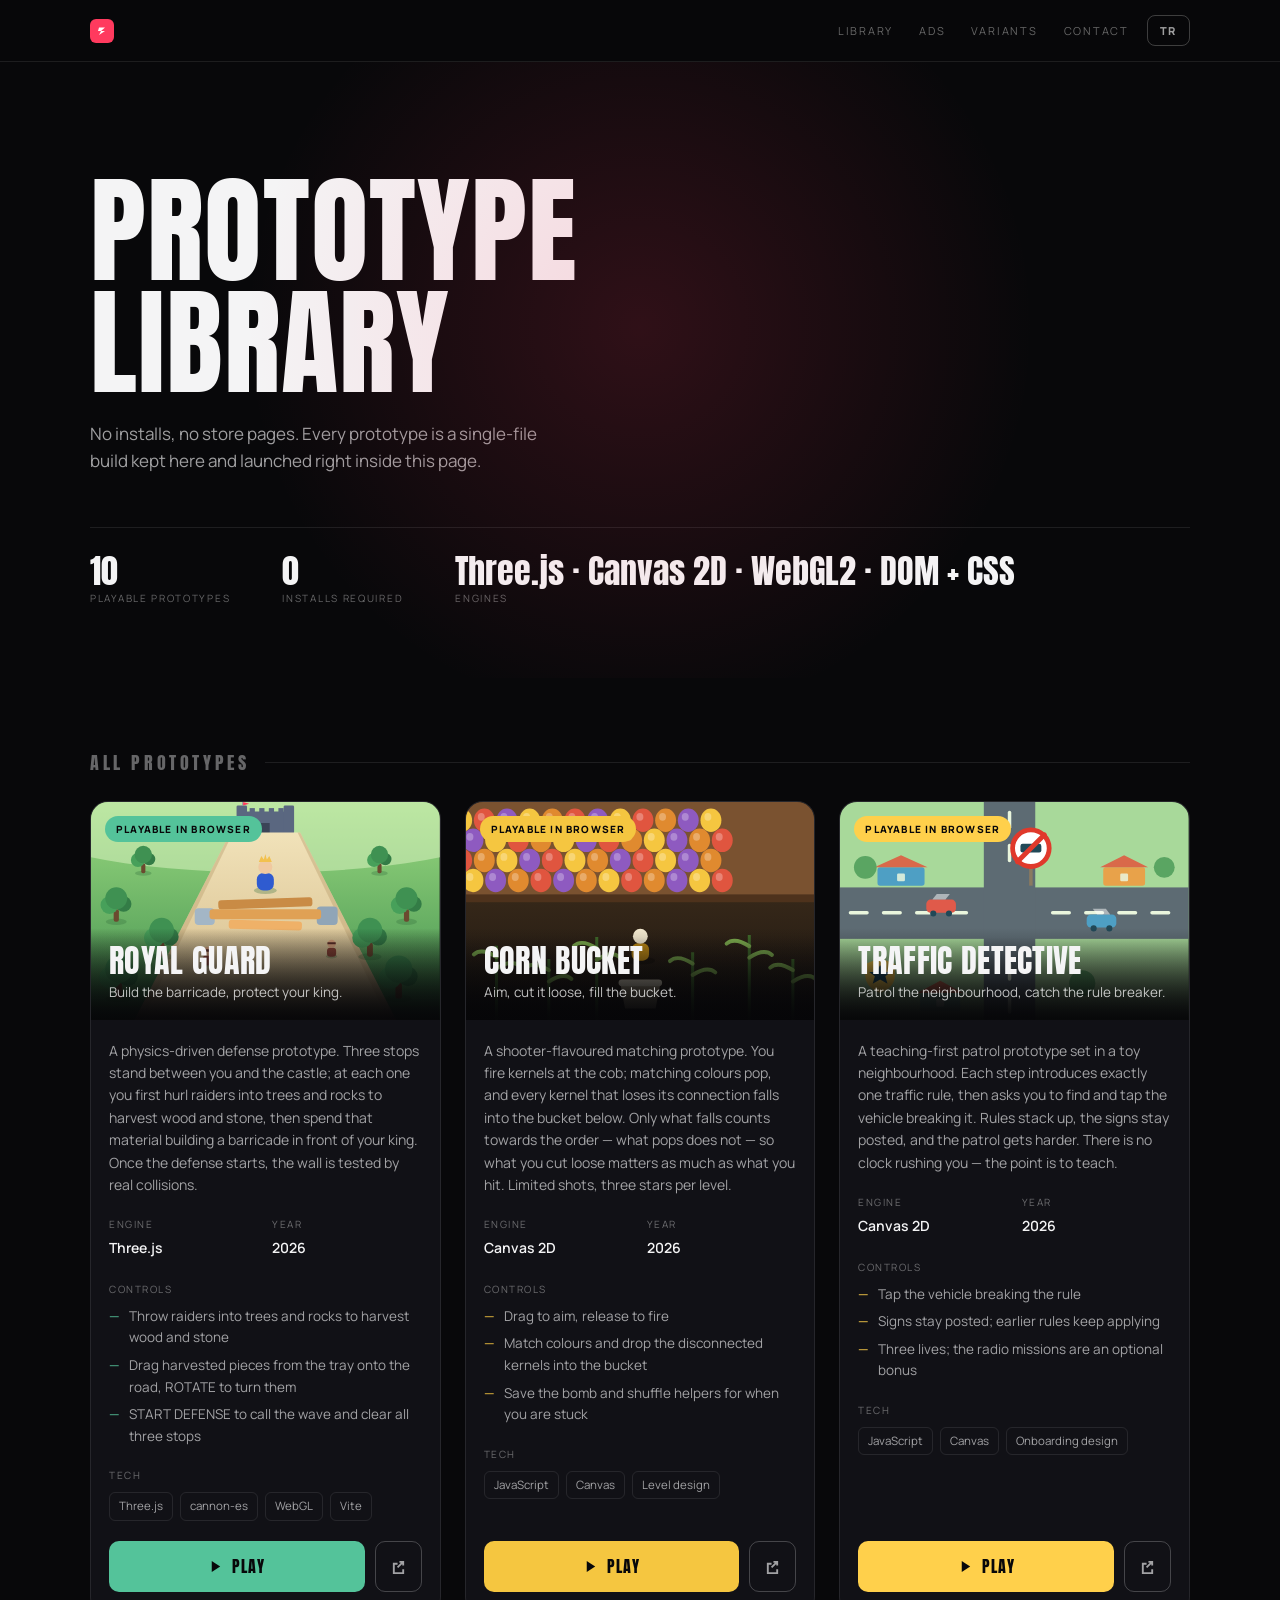
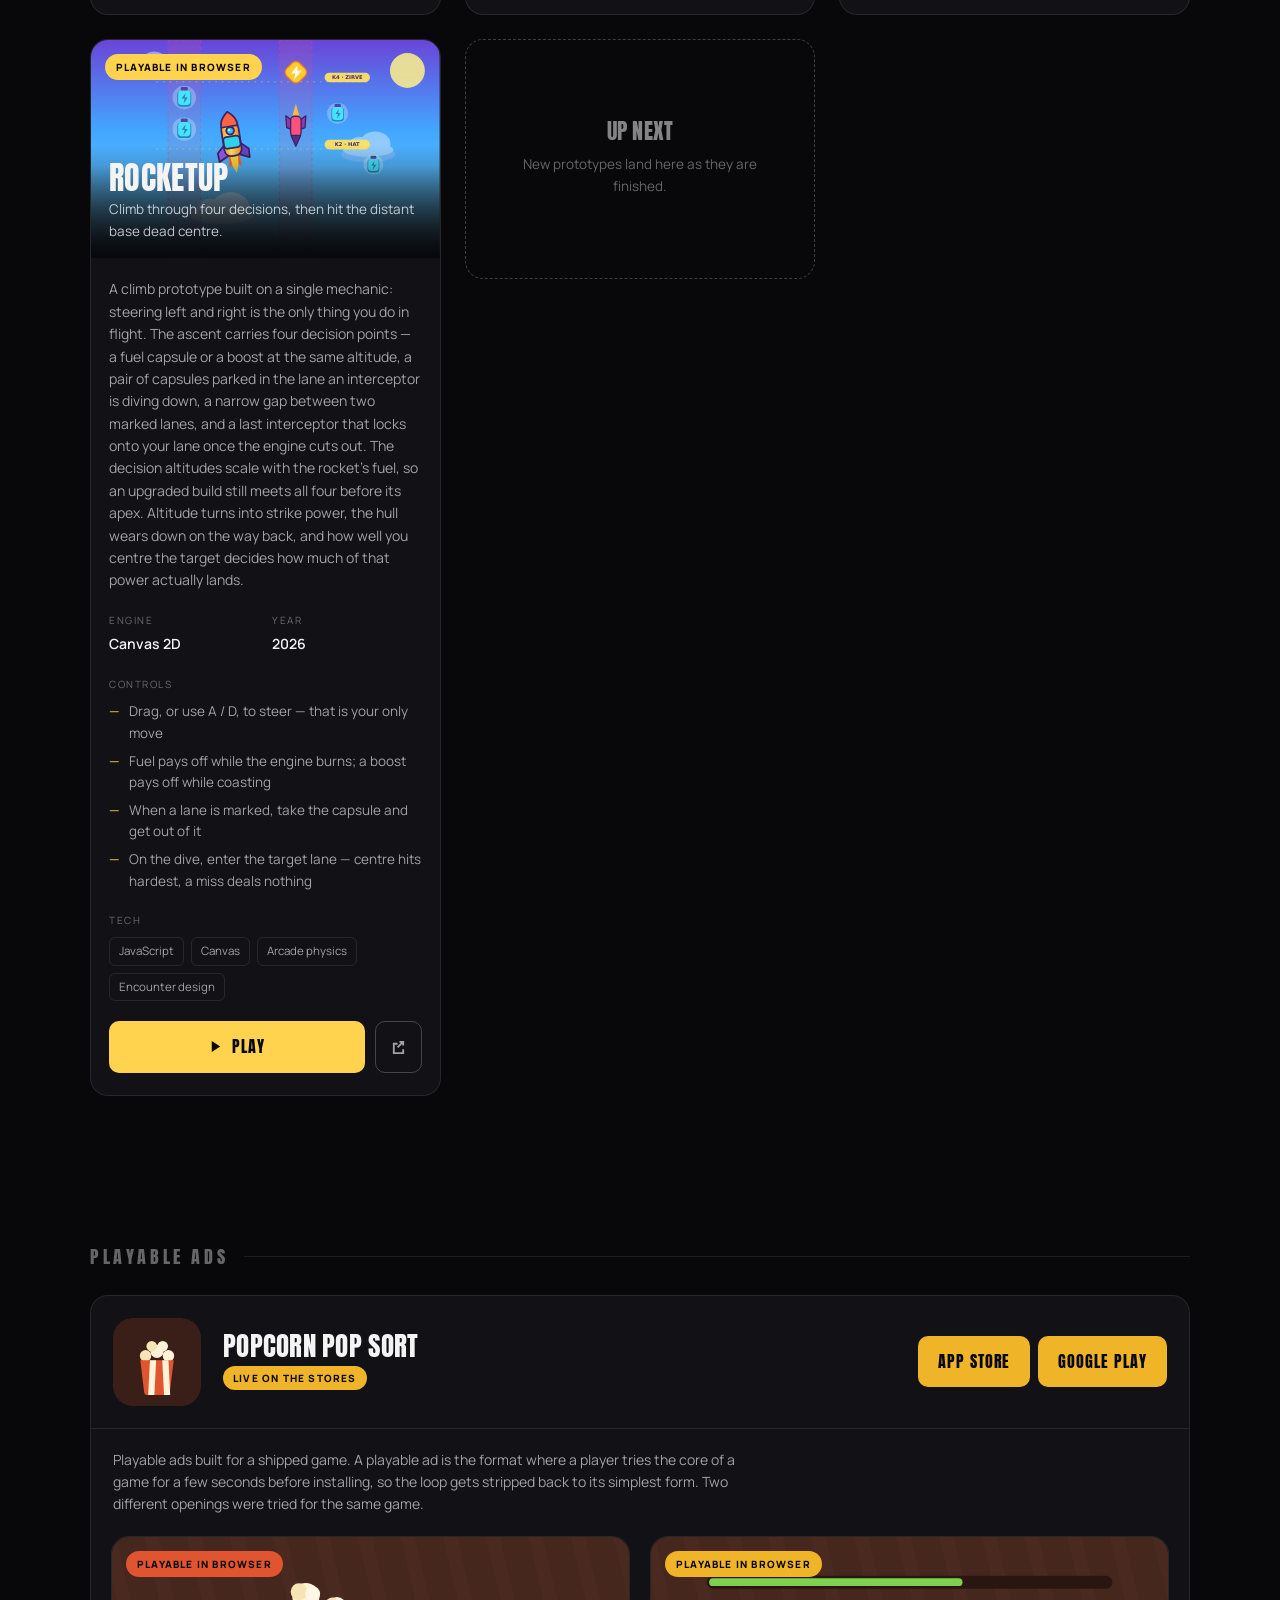
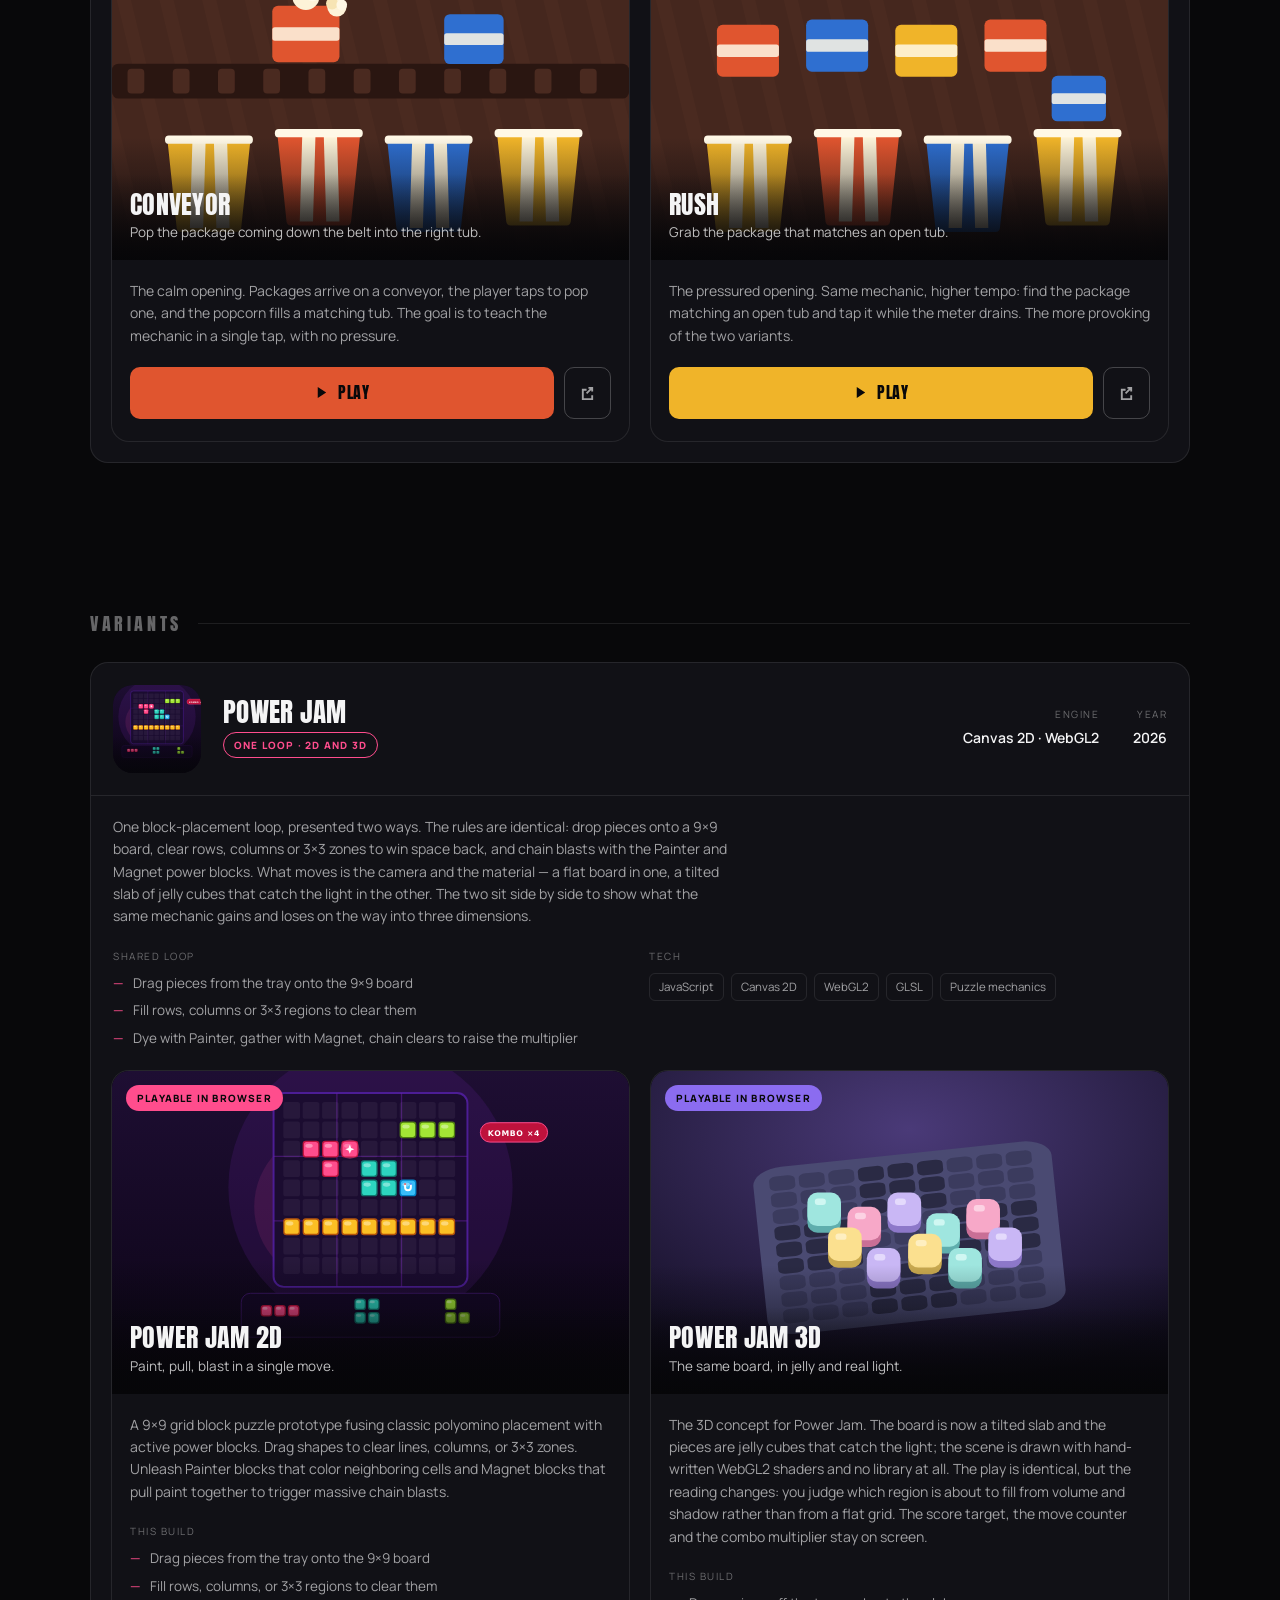
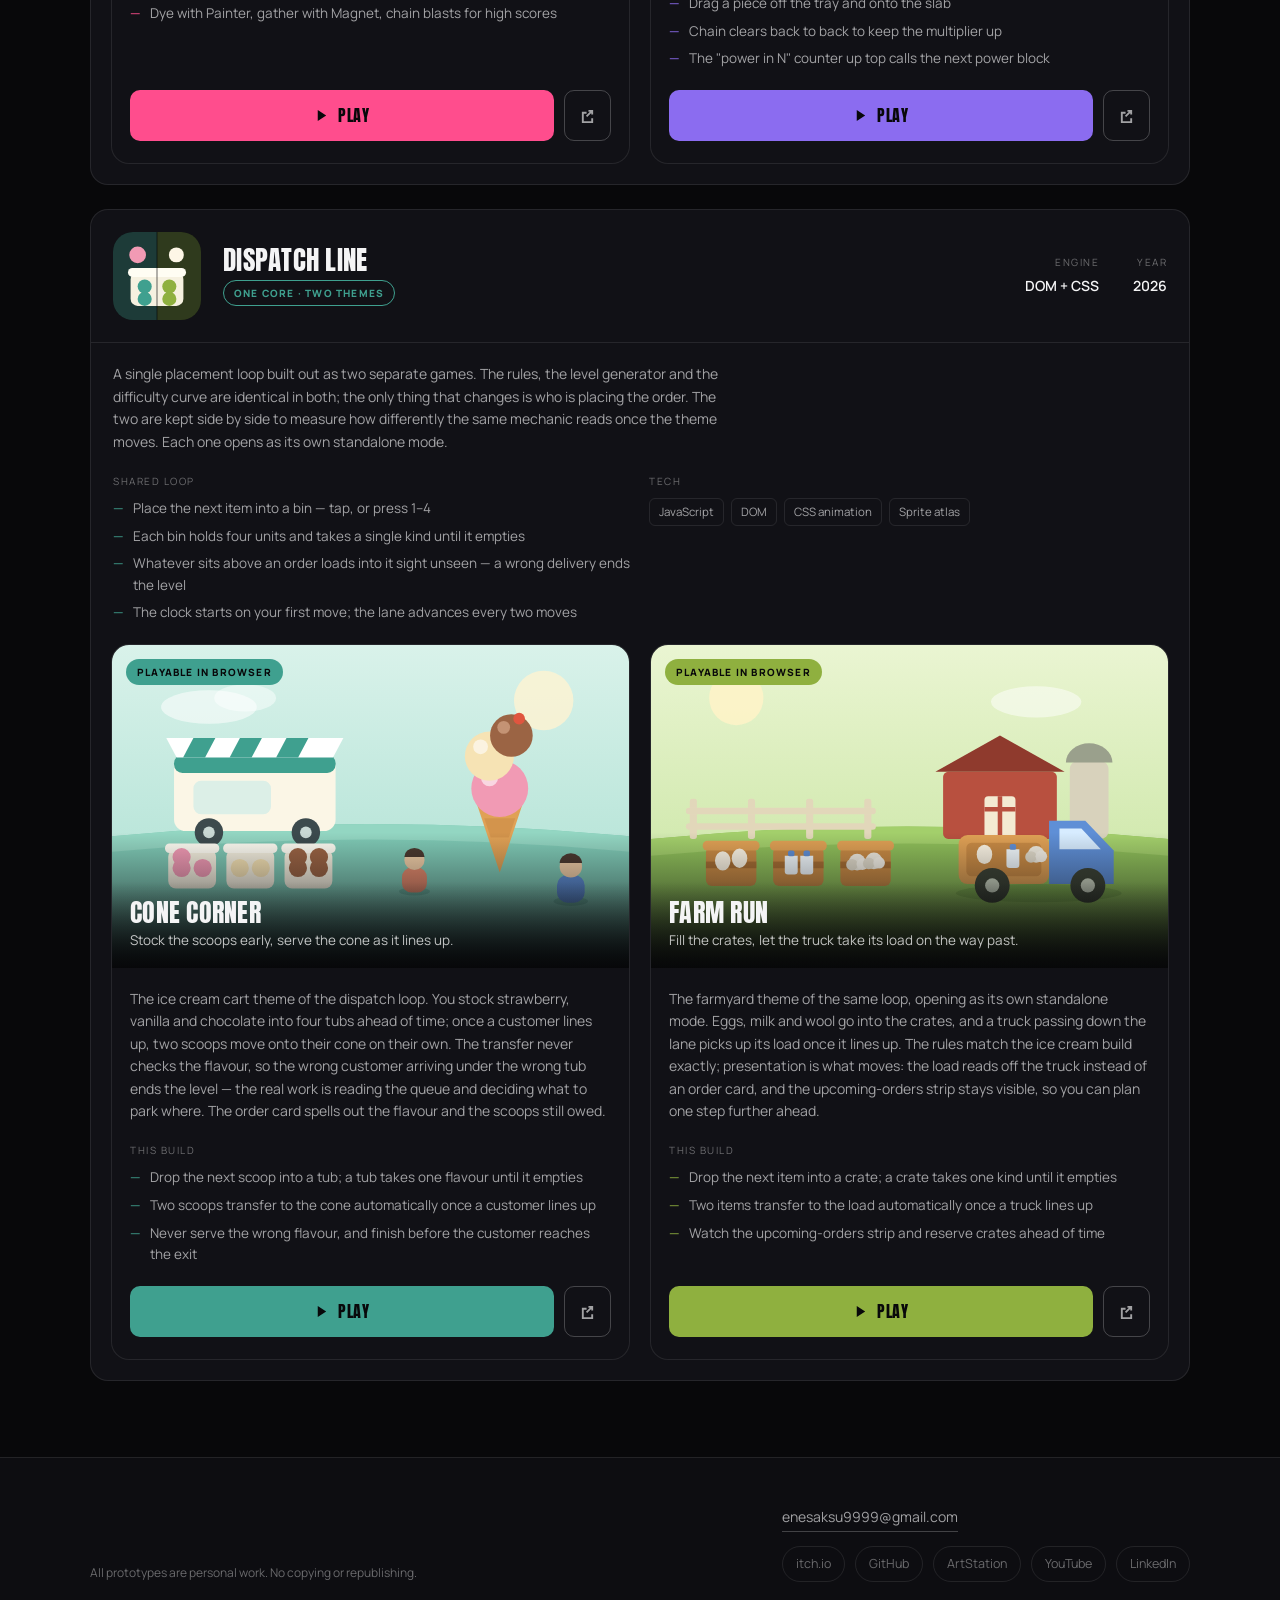
<file: index.html>
<!DOCTYPE html>
<html lang="en">

<head>
    <meta charset="UTF-8">
    <meta name="viewport" content="width=device-width, initial-scale=1.0, viewport-fit=cover">
    <meta name="theme-color" content="#08080a">
    <meta name="description" content="A library of game prototypes playable straight in the browser. No installs, no store pages.">
    <meta name="author" content="Enes Aksu">
    <meta name="robots" content="index, follow">
    <meta name="copyright" content="Copyright (c) 2026 Enes Aksu. All rights reserved.">

    <meta property="og:title" content="Prototype Library">
    <meta property="og:description" content="Game prototypes playable straight in the browser. Three.js, Unity and WebGL experiments.">
    <meta property="og:type" content="website">

    <title>Prototype Library</title>

    <link rel="icon" href="data:image/svg+xml,%3Csvg xmlns='http://www.w3.org/2000/svg' viewBox='0 0 32 32'%3E%3Crect width='32' height='32' rx='7' fill='%23ff3a5e'/%3E%3Cpath d='M10 9h12L14 16h8l-12 8 4-8h-6z' fill='%23fff'/%3E%3C/svg%3E">

    <link rel="preconnect" href="https://fonts.googleapis.com">
    <link rel="preconnect" href="https://fonts.gstatic.com" crossorigin>
    <link href="https://fonts.googleapis.com/css2?family=Anton&family=Manrope:wght@400;600;800&display=swap" rel="stylesheet">

    <link rel="stylesheet" href="styles.css">
</head>

<body>
    <a class="skip-link" href="#library" data-i18n="a11y.skip">Skip to the library</a>

    <!-- ============ NAV ============ -->
    <header class="nav" id="nav">
        <div class="shell nav__inner">
            <a class="brand" href="#top" aria-label="Home">
                <span class="brand__mark" aria-hidden="true">
                    <svg viewBox="0 0 32 32"><path d="M10 9h12L14 16h8l-12 8 4-8h-6z" /></svg>
                </span>
            </a>

            <nav class="nav__links" aria-label="Primary">
                <a href="#library" data-i18n="nav.library">Library</a>
                <a href="#ads" data-i18n="nav.ads">Ads</a>
                <a href="#themes" data-i18n="nav.series">Themes</a>
                <a href="#contact" data-i18n="nav.contact">Contact</a>
            </nav>

            <button class="lang" id="langToggle" type="button" aria-label="Change language">
                <span data-i18n="nav.langLabel">TR</span>
            </button>
        </div>
    </header>

    <main id="top">
        <!-- ============ HERO ============ -->
        <section class="hero">
            <div class="hero__glow" aria-hidden="true"></div>
            <div class="shell">
                <h1 class="hero__title" data-i18n="hero.title">Prototype Library</h1>
                <p class="hero__sub" data-i18n="hero.subtitle">Game prototypes you can play in the browser.</p>

                <ul class="stats" id="stats"></ul>
            </div>
        </section>

        <!-- ============ LIBRARY ============ -->
        <section class="section" id="library">
            <div class="shell">
                <h2 class="section__title"><span data-i18n="sections.all">All prototypes</span></h2>
                <div class="grid" id="grid"></div>
            </div>
        </section>

        <!-- ============ PLAYABLE ADS ============ -->
        <section class="section" id="ads">
            <div class="shell">
                <h2 class="section__title"><span data-i18n="sections.ads">Playable ads</span></h2>
                <div id="campaigns"></div>
            </div>
        </section>

        <!-- ============ THEME VARIANTS ============ -->
        <section class="section" id="themes">
            <div class="shell">
                <h2 class="section__title"><span data-i18n="sections.series">Theme variants</span></h2>
                <div id="series"></div>
            </div>
        </section>
    </main>

    <!-- ============ FOOTER ============ -->
    <footer class="footer" id="contact">
        <div class="shell footer__inner">
            <p class="footer__rights" data-i18n="footer.rights"></p>
            <div class="footer__right">
                <a class="footer__mail" id="mailLink" href="#"></a>
                <ul class="social" id="social"></ul>
            </div>
        </div>
    </footer>

    <!-- ============ PLAYER ============ -->
    <div class="player" id="player" hidden role="dialog" aria-modal="true" aria-labelledby="playerTitle">
        <div class="player__bar">
            <div class="player__id">
                <h2 id="playerTitle"></h2>
                <p class="player__hint" data-i18n="labels.escHint"></p>
            </div>
            <div class="player__actions">
                <button class="btn btn--ghost" id="fsBtn" type="button"></button>
                <a class="btn btn--ghost" id="tabBtn" href="#" target="_blank" rel="noopener noreferrer"></a>
                <button class="btn btn--ghost" id="closeBtn" type="button"></button>
            </div>
        </div>
        <div class="player__stage" id="playerStage">
            <div class="player__frame" id="playerFrame">
                <div class="loader" id="loader"><span></span><span></span><span></span></div>
            </div>
        </div>
    </div>

    <script src="config.js"></script>
    <script src="app.js"></script>
</body>

</html>
</file>
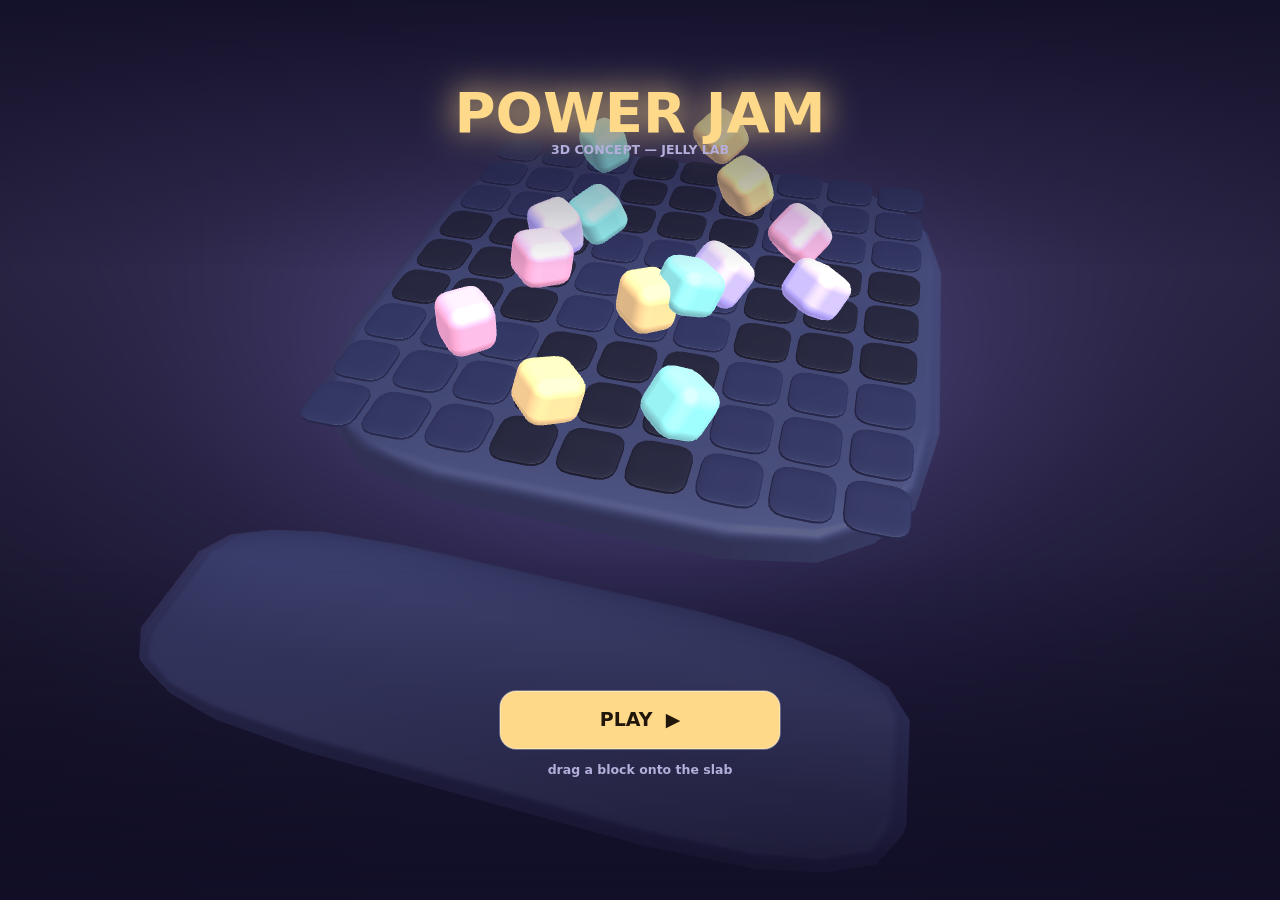
<file: games/power-jam-3d/index.html>
<!DOCTYPE html>
<html lang="en">
<head>
<meta charset="utf-8">
<meta name="viewport" content="width=device-width,initial-scale=1,maximum-scale=1,user-scalable=no,viewport-fit=cover">
<meta name="theme-color" content="#05090F">
<title>Power Jam 3D — concept</title>
<style>
  *{margin:0;padding:0;box-sizing:border-box}
  html,body{width:100%;height:100%;background:#05090F;overflow:hidden;
    -webkit-tap-highlight-color:transparent;overscroll-behavior:none;
    font-family:system-ui,-apple-system,"Segoe UI",Roboto,sans-serif}
  #gl,#hud{position:absolute;inset:0;width:100%;height:100%;display:block;
    touch-action:none;-webkit-user-select:none;user-select:none}
  #hud{pointer-events:none}
</style>
</head>
<body>
<canvas id="gl"></canvas>
<canvas id="hud"></canvas>
<script>
"use strict";
// ─── core/pieces.js ───────────────────────────────────────────
// POWER JAM — core logic. NO BROWSER APIs.
// Matches docs/SPEC.md + docs/GDD.md exactly.
//
// Piece set, weights and the deterministic RNG.
// WARNING: changing PIECE_ORDER or WEIGHTS invalidates EVERY existing level seed.

// 9×9 with 3×3 regions — the Blockudoku/Woodoku formula.
// Why not 8×8: there a line is 8 cells and no region size balances it (4×4=16 is far too hard,
// 2×2=4 far too easy). On 9×9 a row is 9, a column is 9, a region is 9 — all three are EQUALLY
// hard and feed each other. Measured (80 runs): clears 10.8 → 26.5/run, run 37 → 85 moves,
// regions accounting for 54% of all clears.
const GRID_W = 9;
const GRID_H = 9;
const REGION = 3;                    // 3×3 region edge (0 disables the region rule)
const FULL = (1 << GRID_W) - 1;

// ---------------------------------------------------------------- pieces

// O3 — the 3×3 cube — IS LOAD-BEARING. It was removed on 3 August and put back the same day, and
// the reason is worth the space, because the piece looks like the most obviously cuttable thing in
// the table and it is the opposite.
//
// The case against it was real: it is exactly the size of a region and there are nine aligned
// regions, so nine of its 49 placements clear with no setup at all. Measured over 60 runs, 85.3% of
// the cubes actually played were that move — the biggest piece in the game was also the easiest.
// Pricing it down was tried first and failed: a score-seeking bot still buried the cube on an empty
// region 77.9% of the time when that clear paid ZERO. The move is not a reward, it is disposal —
// nine cells in, nine cells out, net zero board occupancy — so score was never what made it best.
//
// Then removing it was measured, and it has a SECOND role nobody had counted: **it is the game's
// primary loss condition.** A 3×3 cube needs a completely empty 3×3 area, and when it cannot find
// one the run is over. With the cube in the pool, 40 of 60 seeded runs ended with a cube sitting in
// the tray — 67% of all deaths — and the number of cubes drawn but never played was also exactly 40.
// Take it out and runs go 91.4 → 178.8 moves, score 18.4K → 40.6K. Mean piece size barely moves
// (3.45 → 3.31), so it is not about material at all: it is about the piece that could not be placed.
//
// So the owner's report — "the cube has no purpose, I place it and it clears" — was half the story.
// It has two: a free clear when there is room, and the thing that ends the run when there is not.
// The second half is invisible, because a player attributes that death to running out of space
// rather than to the cube. The reward is legible and the cost is not, which is exactly why it feels
// purposeless. Full workings: docs/ELESTIRI-VE-DENGE.md §8.7-B.
//
// **If the cube annoys a player, the fix is to make its cost visible, not to delete it.** Deleting
// it removes the difficulty, not the annoyance.
const PIECE_ORDER = [
  "I1","I2H","I2V","L3_NW","L3_NE","L3_SE","L3_SW",   // weight 3
  "I3H","I3V","O2","L5_NW","L5_NE","L5_SE","L5_SW",   // weight 2
  "I4H","I4V","I5H","I5V","O3"                        // weight 1
];

const WEIGHTS = [3,3,3,3,3,3,3, 2,2,2,2,2,2,2, 1,1,1,1,1];
const TOTAL_WEIGHT = 40;

const SHAPES = {
  I1:    [[0,0]],
  I2H:   [[0,0],[1,0]],
  I2V:   [[0,0],[0,1]],
  L3_NW: [[0,0],[1,0],[0,1]],
  L3_NE: [[0,0],[1,0],[1,1]],
  L3_SE: [[1,0],[0,1],[1,1]],
  L3_SW: [[0,0],[0,1],[1,1]],
  I3H:   [[0,0],[1,0],[2,0]],
  I3V:   [[0,0],[0,1],[0,2]],
  O2:    [[0,0],[1,0],[0,1],[1,1]],
  L5_NW: [[0,0],[1,0],[2,0],[0,1],[0,2]],
  L5_NE: [[0,0],[1,0],[2,0],[2,1],[2,2]],
  L5_SE: [[2,0],[2,1],[0,2],[1,2],[2,2]],
  L5_SW: [[0,0],[0,1],[0,2],[1,2],[2,2]],
  I4H:   [[0,0],[1,0],[2,0],[3,0]],
  I4V:   [[0,0],[0,1],[0,2],[0,3]],
  I5H:   [[0,0],[1,0],[2,0],[3,0],[4,0]],
  I5V:   [[0,0],[0,1],[0,2],[0,3],[0,4]],
  O3:    [[0,0],[1,0],[2,0],[0,1],[1,1],[2,1],[0,2],[1,2],[2,2]],
};

const PIECES = PIECE_ORDER.map((name, id) => {
  const cells = SHAPES[name];
  let w = 0, h = 0;
  for (const [x, y] of cells) { if (x + 1 > w) w = x + 1; if (y + 1 > h) h = y + 1; }
  const masks = new Array(h).fill(0);
  for (const [x, y] of cells) masks[y] |= (1 << x);
  return { id, name, cells, w, h, size: cells.length, masks };
});

// ---------------------------------------------------------------- rng

function makeRng(seed) { return { state: seed >>> 0 }; }

function rngNext(rng) {
  rng.state = (rng.state + 0x6D2B79F5) >>> 0;
  let t = rng.state;
  t = Math.imul(t ^ (t >>> 15), t | 1) >>> 0;
  t = (t ^ (t + Math.imul(t ^ (t >>> 7), t | 61))) >>> 0;
  return ((t ^ (t >>> 14)) >>> 0) / 4294967296;
}

function drawPiece(rng) {
  let r = Math.floor(rngNext(rng) * TOTAL_WEIGHT);
  for (let i = 0; i < WEIGHTS.length; i++) {
    r -= WEIGHTS[i];
    if (r < 0) return i;
  }
  return WEIGHTS.length - 1;
}

// ─── core/board.js ────────────────────────────────────────────
// Board: bitmask rows + power-block layers. Pure data, no game rules.

// ---------------------------------------------------------------- board


// The final `& 0xFF` is not decoration. Without it the byte-summing multiply leaves the high
// byte in the result, so every value with bit 8 set — that is, every row holding a block in the
// 9th column — came back 256 too high: popcount(0x100) returned 257, popcount(FULL) returned 265.
// It went unnoticed because the run mode never calls this with a non-zero value (its `targets`
// layer is always empty) and because no invariant asserts a cell count.
function popcount(v) {
  v = v - ((v >> 1) & 0x5555);
  v = (v & 0x3333) + ((v >> 2) & 0x3333);
  return ((((v + (v >> 4)) & 0x0F0F) * 0x0101) >> 8) & 0xFF;
}

function newBoard(opts = {}) {
  return {
    rows: new Uint16Array(GRID_H),
    blockers: new Uint16Array(GRID_H),
    targets: new Uint16Array(GRID_H),
    // power-block layers — always 0 in level mode
    painted: new Uint16Array(GRID_H),
    broken: new Uint16Array(GRID_H),
    owner: new Uint8Array(GRID_W * GRID_H),  // cell → placement no (block membership for partial blasts)
    piece: new Uint8Array(GRID_W * GRID_H),  // cell → color no+1 · color belongs to the BLOCK, not the cell
    // EXPERIMENTAL rule, per board rather than global: does a 3×3 have to sit on the sudoku grid
    // (0,3,6) or does any 3×3 count? A property of the game being played, so the normal mode and
    // the experimental one can exist in the same build without a flag either of them can see.
    regionFree: !!opts.regionFree,
  };
}

// Clone the board — the only place to touch when a layer is added.
// (blockers is shared: it is never mutated)
function cloneBoard(b) {
  return {
    rows: new Uint16Array(b.rows),
    blockers: b.blockers,
    targets: new Uint16Array(b.targets),
    painted: new Uint16Array(b.painted),
    broken: new Uint16Array(b.broken),
    owner: new Uint8Array(b.owner),
    piece: new Uint8Array(b.piece),
    // Must be copied. A bot probes moves on clones; if the flag were dropped here every
    // lookahead would silently evaluate the NORMAL rules while the real board used the
    // experimental ones, and the mode would look broken for reasons nothing could explain.
    regionFree: b.regionFree,
  };
}

function isRowClearable(b, y) {
  return (((b.rows[y] | b.blockers[y]) & FULL) === FULL) && (b.rows[y] !== 0);
}

function isColClearable(b, x) {
  const bit = 1 << x;
  let hasNormal = false;
  for (let y = 0; y < GRID_H; y++) {
    if (((((b.rows[y] | b.blockers[y]) >> x) & 1)) === 0) return false;
    if ((b.rows[y] & bit) !== 0) hasNormal = true;
  }
  return hasNormal;
}

// Can this 3×3 region be cleared? Same rule as rows/columns: every cell filled (blockers count)
// and at least one normal block inside.
function isRegionClearable(b, bx, by) {
  let hasNormal = false;
  for (let dy = 0; dy < REGION; dy++) {
    const y = by + dy;
    for (let dx = 0; dx < REGION; dx++) {
      const x = bx + dx;
      if (!(((b.rows[y] | b.blockers[y]) >> x) & 1)) return false;
      if ((b.rows[y] >> x) & 1) hasNormal = true;
    }
  }
  return hasNormal;
}

// Every 3×3 the rules will look at. Aligned to the sudoku grid (0,3,6) normally; on a board with
// `regionFree` every position counts, so a 3×3 clump clears wherever the player builds it.
// Pass the board so the answer follows the game being played — no argument means aligned, which
// is what every caller that predates the experimental mode means.
//
// One pass, all of them at once. Overlapping 3×3s are not a problem: clearLines unions their
// cells into a single mask, so no cell is removed or scored twice, and because clearing only
// ever REMOVES cells no new full 3×3 can appear afterwards — the "nothing clearable survives"
// invariant still holds with no cascade step.
//
// `n` is a different matter: each 3×3 found counts as one clear, so a filled 4×4 reports four.
// Measured on the free rule, the biggest single clear went from 3 to 9 and score rose 208% — the
// reason the mode is kept separate rather than tuned into the main game.
function regionOrigins(b) {
  const out = [];
  if (!REGION) return out;
  const step = (b && b.regionFree) ? 1 : REGION;
  for (let by = 0; by + REGION <= GRID_H; by += step)
    for (let bx = 0; bx + REGION <= GRID_W; bx += step) out.push([bx, by]);
  return out;
}

function canPlace(b, piece, x, y) {
  if (x < 0 || y < 0 || x + piece.w > GRID_W || y + piece.h > GRID_H) return false;
  for (let i = 0; i < piece.h; i++) {
    const shifted = (piece.masks[i] << x) & 0xFFFF;
    if ((shifted & (b.rows[y + i] | b.blockers[y + i])) !== 0) return false;
  }
  return true;
}

function applyPiece(b, piece, x, y) {
  for (let i = 0; i < piece.h; i++) b.rows[y + i] |= (piece.masks[i] << x);
}

function clearLines(b) {
  const fullRows = [], fullCols = [], fullRegions = [];
  for (let y = 0; y < GRID_H; y++) if (isRowClearable(b, y)) fullRows.push(y);
  for (let x = 0; x < GRID_W; x++) if (isColClearable(b, x)) fullCols.push(x);
  for (const [bx, by] of regionOrigins(b)) if (isRegionClearable(b, bx, by)) fullRegions.push([bx, by]);

  const n = fullRows.length + fullCols.length + fullRegions.length;
  if (n === 0) return { n: 0, targetsCleared: 0, rows: [], cols: [], regions: [], cells: [] };

  let colMask = 0;
  for (const x of fullCols) colMask |= (1 << x);

  const mask = new Uint16Array(GRID_H);
  for (let y = 0; y < GRID_H; y++) mask[y] = colMask;
  for (const y of fullRows) mask[y] = FULL;
  // regions: overlapping cells merge into the same mask, so nothing is counted twice
  for (const [bx, by] of fullRegions) {
    let rm = 0;
    for (let dx = 0; dx < REGION; dx++) rm |= (1 << (bx + dx));
    for (let dy = 0; dy < REGION; dy++) mask[by + dy] |= rm;
  }

  let targetsCleared = 0;
  const cells = [];
  for (let y = 0; y < GRID_H; y++) {
    targetsCleared += popcount(b.targets[y] & mask[y]);
    const removed = b.rows[y] & mask[y];
    for (let x = 0; x < GRID_W; x++) if ((removed >> x) & 1) cells.push([x, y]);
  }

  for (let y = 0; y < GRID_H; y++) {
    b.rows[y] &= ~mask[y] & 0xFFFF;
    b.targets[y] &= ~mask[y] & 0xFFFF;
    b.painted[y] &= ~mask[y] & 0xFFFF;
    b.broken[y] &= ~mask[y] & 0xFFFF;
    for (let x = 0; x < GRID_W; x++) if ((mask[y] >> x) & 1) { b.owner[y*GRID_W+x]=0; b.piece[y*GRID_W+x]=0; }
  }
  return { n, targetsCleared, rows: fullRows, cols: fullCols, regions: fullRegions, cells };
}

// Preview the result without running clearLines (for highlighting) — regions included,
// otherwise the player cannot see a region completing before they drop the piece
function previewClear(b, piece, x, y) {
  const rows = new Uint16Array(b.rows);
  const tmp = { rows, blockers: b.blockers, targets: b.targets };
  for (let i = 0; i < piece.h; i++) rows[y + i] |= (piece.masks[i] << x);
  const fullRows = [], fullCols = [], fullRegions = [];
  for (let yy = 0; yy < GRID_H; yy++) if (isRowClearable(tmp, yy)) fullRows.push(yy);
  for (let xx = 0; xx < GRID_W; xx++) if (isColClearable(tmp, xx)) fullCols.push(xx);
  for (const [bx, by] of regionOrigins(b)) if (isRegionClearable(tmp, bx, by)) fullRegions.push([bx, by]);
  return { rows: fullRows, cols: fullCols, regions: fullRegions,
           n: fullRows.length + fullCols.length + fullRegions.length };
}

// ─── core/level.js ────────────────────────────────────────────
// Level mode: designed puzzles, goals, undo, stars.
// Power blocks do NOT work here — that layer lives in power.js.

// ---------------------------------------------------------------- level loading



function parseBoard(lines) {
  const b = newBoard();
  let targetCount = 0;
  for (let y = 0; y < GRID_H; y++) {
    for (let x = 0; x < GRID_W; x++) {
      const c = lines[y][x];
      if (c === 'X') b.rows[y] |= (1 << x);
      else if (c === '#') b.blockers[y] |= (1 << x);
      else if (c === 'T') { b.rows[y] |= (1 << x); b.targets[y] |= (1 << x); targetCount++; }
    }
  }
  return { board: b, targetCount };
}

function newGame(level) {
  const { board, targetCount } = parseBoard(level.board);
  const st = {
    levelId: level.id,
    cfg: {
      goalType: level.goal.type,
      goalTotal: level.goal.type === 'tiles' ? targetCount : level.goal.count,
      moveLimit: level.moveLimit ?? null,
      noLose: !!level.noLose,
      par: level.par,
      mode: 'LEVEL',
    },
    board,
    tray: [null, null, null],
    rng: makeRng(level.pieceSeed),
    score: 0, combo: 0, moves: 0, goalProgress: 0,
    undoStack: [], undoLeft: 3,
    phase: 'PLAYING', lossReason: null,
  };
  refillTray(st);
  return st;
}

function refillTray(st) {
  if (st.cfg.mode === 'LEVEL') {
    st.tray = [drawPiece(st.rng), drawPiece(st.rng), drawPiece(st.rng)];
    return;
  }
  for (let attempt = 0; attempt < 20; attempt++) {
    const probe = { state: st.rng.state };
    const cand = [drawPiece(probe), drawPiece(probe), drawPiece(probe)];
    if (cand.some(id => anyFit(st.board, PIECES[id]))) {
      st.rng.state = probe.state; st.tray = cand; return;
    }
    st.rng.state = probe.state;
    st.tray = cand;
  }
}

function anyFit(b, piece) {
  for (let y = 0; y <= GRID_H - piece.h; y++)
    for (let x = 0; x <= GRID_W - piece.w; x++)
      if (canPlace(b, piece, x, y)) return true;
  return false;
}

function isDead(st) {
  for (const id of st.tray) {
    if (id === null) continue;
    if (anyFit(st.board, PIECES[id])) return false;
  }
  return true;
}

function snapshot(st) {
  return {
    rows: new Uint16Array(st.board.rows),
    targets: new Uint16Array(st.board.targets),
    tray: st.tray.slice(),
    rngState: st.rng.state,
    score: st.score, combo: st.combo, moves: st.moves,
    goalProgress: st.goalProgress, phase: st.phase, lossReason: st.lossReason,
  };
}

function rescue(st) {
  let best = -1, bestCount = 0;
  for (let y = 0; y < GRID_H; y++) {
    const c = popcount(st.board.rows[y]);
    if (c > bestCount) { bestCount = c; best = y; }
  }
  if (best >= 0) {
    st.board.rows[best] = 0;
    st.board.targets[best] = 0;
    return best;
  }
  return -1;
}

// Returns: an event object (the renderer turns it into animation) or null (illegal move)
function place(st, trayIdx, x, y) {
  if (st.phase !== 'PLAYING') return null;
  const id = st.tray[trayIdx];
  if (id === null || id === undefined) return null;
  const piece = PIECES[id];
  if (!canPlace(st.board, piece, x, y)) return null;

  st.undoStack.push(snapshot(st));
  if (st.undoStack.length > 3) st.undoStack.shift();

  const ev = { placed: { piece, x, y }, cleared: null, combo: 0, gained: 0, refilled: false, rescued: -1 };

  applyPiece(st.board, piece, x, y);
  st.tray[trayIdx] = null;
  st.moves += 1;
  st.score += piece.size;
  ev.gained += piece.size;

  const res = clearLines(st.board);
  if (res.n > 0) {
    st.combo += 1;
    const mult = Math.min(1 + 0.5 * (st.combo - 1), 4.0);
    const pts = Math.round(10 * res.n * res.n * mult);
    st.score += pts;
    ev.gained += pts;
    ev.cleared = res;
    ev.combo = st.combo;
    st.goalProgress += (st.cfg.goalType === 'lines') ? res.n : res.targetsCleared;
  } else {
    st.combo = 0;
  }

  if (st.tray.every(t => t === null)) { refillTray(st); ev.refilled = true; }

  if (st.goalProgress >= st.cfg.goalTotal) { st.phase = 'WON'; return ev; }
  if (st.cfg.moveLimit && st.moves >= st.cfg.moveLimit) {
    st.phase = 'LOST'; st.lossReason = 'MOVE_LIMIT'; return ev;
  }
  if (isDead(st)) {
    if (st.cfg.noLose) ev.rescued = rescue(st);
    else { st.phase = 'LOST'; st.lossReason = 'NO_SPACE'; }
  }
  return ev;
}

function undo(st) {
  if (st.undoLeft <= 0) return false;
  if (st.undoStack.length === 0) return false;
  if (st.phase === 'WON') return false;
  const s = st.undoStack.pop();
  st.board.rows.set(s.rows);
  st.board.targets.set(s.targets);
  st.tray = s.tray.slice();
  st.rng.state = s.rngState;
  st.score = s.score; st.combo = s.combo; st.moves = s.moves;
  st.goalProgress = s.goalProgress; st.phase = s.phase; st.lossReason = s.lossReason;
  st.undoLeft -= 1;
  return true;
}

function starsFor(level, moves) {
  if (moves <= level.par) return 3;
  if (moves <= level.par + 5) return 2;
  return 1;
}

// ─── core/power.js ────────────────────────────────────────────
// POWER JAM — power blocks: Painter, Magnet, chaining, streaks, multi-line reward.
// Every balance value lives in the single POWER_CFG object (spec §7).

// ============================================================ POWER JAM — power blocks
// docs/SPEC.md · block jam base + the Painter and Magnet powers.
// Not a separate "mode" — this is the game. All progression happens inside the run (spec §4):
// no meta, no upgrade screen — the combo multiplier accrues, powers get denser, timers shrink.




const POWERS = {
  PAINTER: 'PAINTER',   // setup: paints its surroundings; when a painted line fills, they all blast
  MAGNET:  'MAGNET',    // arrangement: pulls painted cells toward itself, gathering a scattered setup
};

const POWER_CFG = {
  paintRadius: 1,          // Chebyshev — 8 directions, 1 cell (spec §2)
  paintSelf: true,         // the Painter's own cells count as painted too
  painterLife: 6,          // base lifetime — shrinks as the run advances, see painterLife()
  paintLimit: 10,          // how many cells can be painted at once
  // Magnet radius is 2: the spec says "1 cell", but at 1 a directly adjacent cell would move
  // into the Magnet's own (occupied) cell, so the mechanic never fires at all.
  magnetRadius: 2,
  specialEveryTrays: 3,    // base interval — shrinks as the run advances, see specialGap()
  firstTraySpecial: true,  // guaranteed power in tray 1 (so the mechanic shows up early)
  // Chance a SINGLE power is a Painter. Paired powers are always 1-1 (Painter+Magnet), so the
  // overall 60/40 split required by spec §3 only holds if this is 0.8:
  //   P = (0.5·1 + 0.5·0.8) / 1.5 = 60%
  painterChance: 0.8,
  // --- synergy: with both off, Painter and Magnet practically NEVER meet — the Painter lives
  //     ~2 trays while the next power arrives 5 trays later. Across 60 runs × 8 configurations,
  //     tuning interval/lifetime alone never passed 10%; paired powers took it from 0% to 39%.
  synergyWindow: false,    // true: while a Painter is active, the next power is always a Magnet
  pairChance: 0.5,         // chance a power tray carries TWO slots at once: Painter + Magnet
  // Should the Painter stay on the board after a blast? If true it spends its paint but does
  // not die: with its remaining time it REPAINTS its surroundings → one Painter can chain blasts.
  // The cheapest answer to "waiting for a power to show up is boring".
  painterSurvivesBlast: true,
  // Does a blast refresh the Painter's timer? If true the reward EXTENDS the streak:
  // blast and it lives, fail and it dies. Skill decides its lifetime, not the clock — the combo
  // becomes a streak.
  refillLifeOnBlast: true,
  refillLifeAmount: 0,     // 0 = full refresh, >0 = add this many moves (capped at painterLife)
  // Can the Painter survive a blast made on its LAST move? The survive test used to require
  // remaining > 1, so a blast on the final placement paid its score and then killed the Painter
  // and reset the streak. That contradicts the pillar refillLifeOnBlast exists for
  // (ELESTIRI-VE-DENGE.md §8.6-A): "blast and it lives, fail and it dies — skill decides its
  // lifetime, not the clock." At remaining 1 the clock was deciding.
  // There was no mechanical reason for it: tickPainter runs AFTER the blast and refillLifeOnBlast
  // resets remaining to painterLife, so the tick lands on painterLife-1 and the chain continues.
  // It reads as a guard written before refillLifeOnBlast existed.
  // Note it only matters while refillLifeOnBlast is on. With that off, surviving at remaining 1
  // means surviving for zero further moves — the tick expires it immediately.
  // MEASURED AND TURNED OFF. `ab.mjs survivesAtLastMove=false,true`, 60 runs: moves -10.1%,
  // clears -10.2%, blasts -12.7%, multi-line rewards -24.0%, score -15.4% — four metrics outside
  // their band — and the streak it was built to lift moved -1.4%. It costs a tenth of the run and
  // buys nothing. The mechanism: a surviving Painter's body is protected from its own blast, so
  // keeping it alive longer keeps a permanent obstruction on the board for longer.
  // Left in place, off, like synergyWindow. The narrow fix below is the one that shipped.
  survivesAtLastMove: false,
  // The complaint this card came from was the STREAK resetting, not the body persisting. This
  // keeps the streak when the Painter dies on the very move it blasted — the reward without the
  // obstruction. Measured separately; see docs/OZELLIK-HARITASI.md.
  streakSurvivesBlastDeath: true,
  tierEvery: 10,           // one difficulty tier per N line clears (spec §4)
  // MULTI-LINE REWARD: clearing n lines in a single move is the hardest thing in the game, yet
  // it only paid score. Measured at 0.8 times per run — rare, so the reward has to be strong.
  multiClearReward: 2,     // reward from this many lines upward (0 = disabled)
  multiClearLimitBonus: 3, // permanent paint-cap bonus when a Painter is already out

  minSpecialGap: 2,        // interval bottoms out at 2 (base starts at 3)
  minPainterLife: 4,       // lifetime bottoms out at 4 (6 → 5 → 4)
  lineScore: 100,          // per cleared line/column/region
  // A `soloRegionScore` dial lived here: a region filled by ONE placement paid a fraction, to stop
  // the 3×3 cube being a full-price clear with no setup. It was measured (balance-safe, but a
  // score-seeking bot still buried the cube 77.9% of the time when that clear paid zero) and then
  // made unreachable by the decision that followed — O3 left the draw pool, and no remaining piece
  // has nine cells, so no single placement can fill a region. The dial and its detection were
  // removed rather than left as code that can never run. The reasoning is kept in
  // docs/ELESTIRI-VE-DENGE.md §8.7-B, which is where it is useful.
  paintedCellScore: 50,    // per painted cell blasted
  comboStart: 1.0,
  comboStep: 0.5,          // each mass blast raises the multiplier by this much
  comboMax: 4.0,           // cap — with chaining on, the multiplier ran to ×6.5 and score lost meaning

  // COMBO CHAIN — consecutive clears.
  // It used to reset on the first move that cleared nothing, and it paid no score at all: a
  // badge, not a reward. Measured over 120 bot runs, ~70% of all moves clear nothing (true on
  // 8×8 and 9×9 alike — the grid size never was the problem), so the chain averaged 1.37 and
  // reached 3+ in only 5% of cases. The combo could not exist.
  // A grace window fixes it. Chain average by grace: 0 → 1.37 · 1 → 1.84 · 2 → 3.47 · 3 → 4.66.
  // 2 is the pick: 55% of chains reach 3, 26% reach 5, and there are still ~7.5 separate chains
  // per run — rarer than before, but each one is real. At 3 the chain almost never dies.
  comboGrace: 2,           // dead moves the chain survives (0 = old behaviour)
  comboLineBonus: 0.25,    // line score gains this much per chain step past the first
  comboLineMax: 3.0,       // cap on that factor (chain 9+)

  // ANCHOR — the blast eats its own fuel. It removes 8-9 cells, so the board around the Painter
  // empties and the next line gets harder to finish; measured, the streak plateaus at 3.3
  // (docs/ELESTIRI-VE-DENGE.md §8.6-A). The Anchor gathers the debris a blast leaves behind one
  // cell toward the Painter and the Painter paints what arrives — so a blast now FEEDS the next
  // one instead of starving it.
  //
  // Deliberately NOT a tray power. Measured over 60 seeded runs: a third power sharing the tray
  // channel drops Painter+Magnet co-occurrence from 49.8% to 16.7% (-67%), spending two thirds
  // of what pairChance was added to buy (IDEAS.md §9 warned about this without a number). It is
  // earned from the streak instead — the same off-tray channel multiClearReward already uses —
  // so the synergy rate is untouched. It also adds no on-board counter, which is what keeps it
  // inside the casual budget of ~2 variables (ELESTIRI-VE-DENGE.md §4).
  // MEASURED AND TURNED OFF. At 2 it fired 3.42 times per run and made every metric worse:
  // clears 28.5 -> 25.5/run (-10.6%, outside its band), moves 94 -> 86, score 18.4K -> 16.3K,
  // and the streak it was built to lift went DOWN, 2.43 -> 2.30. Two structural reasons:
  //   1. the paint cap was already binding — mean 9.25 painted per blast against a cap of 10,
  //      34% of blasts exactly at it — so "more fuel" has under one cell of room to become a
  //      bigger blast. paintedPerBlast did not move at all: 8.5363 -> 8.5330.
  //   2. a row, column or region needs cells SPREAD along it. Pulling debris toward the Painter
  //      concentrates them, which costs placement room and line chances at the same time.
  // The general lesson is bigger than this dial: anything that amplifies the blast shortens the
  // streak, because the blast's own output is an emptier board. Lifting the plateau needs
  // material ADDED to the board, and the tray is the only thing that adds material.
  // Left in place, off, like synergyWindow: one dial re-runs the experiment.
  anchorMinStreak: 0,      // fires from this streak upward (0 = disabled; measured at 2, see above)
  anchorRadius: 3,         // Chebyshev reach when looking for debris
  anchorMaxPulls: 6,       // cap — one blast must not rearrange the whole board

  // SWEEPER — a partial blast leaves the rest of the block behind as an orphan cell. In a puzzle
  // with no gravity a scattered single cell is pure poison (ELESTIRI-VE-DENGE.md §2), but nobody
  // knew whether the fragments were poison or material, and both §2 and §7 asked for exactly
  // this switch so the two could be compared instead of argued. true = the blast takes the whole
  // block. Passive: no tray slot, no counter, no decision — it just happens on a blast.
  //
  // OWNER'S DECISION (3 Aug): OFF. Three balance points were measured and the choice was run
  // length, because that is the target the game was already missing:
  //   off  — 91.4 moves/run, the closest to the 50-90 target of ELESTIRI-VE-DENGE.md §8
  //   on   — 99.3 moves/run, and median score +36.2%, outside its band
  //   on + sweepOnlyIsolated — 105.9 moves/run, clears and multi-line rewards outside their bands
  // Sweeping did buy real things (clears +4.7%, chain +6.5%) and they were given up on purpose:
  // a run already above its target getting longer is worse than fragments on the board.
  // The fragments themselves are still poison in principle — that part of §2 was answered — but
  // the cure cost more than the disease.
  sweepBroken: false,
  // Sweep only the cells that are floating alone (no orthogonal neighbour), keeping clusters.
  // The wide version removed the rest of the block whatever its shape, and §2's actual claim was
  // narrower: *scattered SINGLE cells* are poison. A two-cell fragment is not litter, it is the
  // material a line still needs — and the owner's report after playing the wide version was that
  // the board empties too much.
  //
  // MEASURED, AND IT DOES NOT FIX THAT. Board fill is unchanged (last third 28.1 either way) and
  // the dry spell got slightly worse (8.45 → 8.68 moves), because fill is an EQUILIBRIUM between
  // piece input and clear output, not a consequence of how much a blast removes: leave the material
  // and the bot simply clears more (+12.5%), settling at the same fill.
  // What it does change is generosity — clears +12.5%, blasts +11.3%, multi-line rewards +36.0%,
  // score +16.1%, run length 99.3 → 105.9 — and two of those are outside their band. It pushes run
  // length further from the 50-90 target (board.md P-5) and makes the multi-line reward common,
  // which was designed around being rare.
  // Left off: it is more faithful to §2's wording and measurably worse against the project's own
  // targets. Three balance points now exist; picking one is the owner's call.
  sweepOnlyIsolated: false,
};

// Color is a property of the block itself: assigned in the tray, carried onto the board when
// placed. Consumes no RNG — it varies colors per tray without shifting the piece stream.
const BLOCK_COLORS = 4;
function colorFor(refills, slot, pieceId) {
  let h = Math.imul((refills * 3 + slot + 1) ^ Math.imul(pieceId + 1, 2654435761), 2246822519);
  h = (h ^ (h >>> 13)) >>> 0;
  return h % BLOCK_COLORS;
}

const cellFilled = (b, x, y) => ((b.rows[y] >> x) & 1) === 1;
const inBounds = (x, y) => x >= 0 && y >= 0 && x < GRID_W && y < GRID_H;

// --- progression curve (spec §4): powers get denser while the window to use them narrows
function runTier(st) { return Math.floor(st.linesTotal / POWER_CFG.tierEvery); }
function specialGap(st) {
  return Math.max(POWER_CFG.minSpecialGap, POWER_CFG.specialEveryTrays - runTier(st));
}
function painterLife(st) {
  return Math.max(POWER_CFG.minPainterLife, POWER_CFG.painterLife - runTier(st));
}

// opts.regionFree starts the EXPERIMENTAL free-3×3 mode. It is a separate mode on purpose: the
// rule measured 2.5× longer runs and 3× the score, so folding it into the main game would mean
// re-blessing the whole balance golden. `cfg.mode` carries the label for the HUD.
function newRun(seed, opts = {}) {
  const st = {
    levelId: 0,
    cfg: { goalType:'none', goalTotal:Infinity, moveLimit:null, noLose:false, par:0,
           mode: opts.regionFree ? 'FREE' : 'RUN' },
    board: newBoard({ regionFree: opts.regionFree }),
    tray: [null, null, null],
    trayPower: [null, null, null],        // POWERS.* or null per slot
    trayColor: [0, 1, 2],                 // color no per slot — carried onto the board when placed
    painter: null,                        // {cells:[[x,y]], remaining, painted:[[x,y]]}
    comboMult: POWER_CFG.comboStart,
    blasts: 0, paintedBlasted: 0, bestMult: POWER_CFG.comboStart, streak: 0, bestStreak: 0,
    paintBonus: 0, multiRewards: 0,
    refills: 0, linesTotal: 0, nextOwner: 1,
    rng: makeRng(seed >>> 0),
    score: 0, combo: 0, comboMiss: 0, bestCombo: 0, moves: 0, goalProgress: 0,
    undoStack: [], undoLeft: 0,
    phase: 'PLAYING', lossReason: null,
  };
  refillRun(st);
  return st;
}

function refillRun(st) {
  // pieces — at least one must fit (anti-frustration)
  for (let attempt = 0; attempt < 20; attempt++) {
    const probe = { state: st.rng.state };
    const cand = [drawPiece(probe), drawPiece(probe), drawPiece(probe)];
    st.rng.state = probe.state;
    st.tray = cand;
    if (cand.some(id => anyFit(st.board, PIECES[id]))) break;
  }
  // power assignment — RNG is always consumed so the piece stream stays aligned
  const rSlot = rngNext(st.rng), rKind = rngNext(st.rng), rPair = rngNext(st.rng);
  st.refills += 1;
  st.trayPower = [null, null, null];
  st.trayColor = [0,1,2].map(i => colorFor(st.refills, i, st.tray[i]));
  const due = (st.refills === 1 && POWER_CFG.firstTraySpecial)
           || (st.refills % specialGap(st) === 0);
  if (due) {
    const slot = Math.min(2, Math.floor(rSlot * 3));
    if (rPair < POWER_CFG.pairChance) {
      // paired powers: Painter + Magnet in the same tray — set up, gather, blast in one turn
      st.trayPower[slot] = POWERS.PAINTER;
      st.trayPower[(slot + 1) % 3] = POWERS.MAGNET;
    } else if (POWER_CFG.synergyWindow && st.painter) {
      // a Painter is out: make the incoming power a Magnet so the setup can be gathered
      st.trayPower[slot] = POWERS.MAGNET;
    } else {
      st.trayPower[slot] = rKind < POWER_CFG.painterChance ? POWERS.PAINTER : POWERS.MAGNET;
    }
  }
}

// ---------------------------------------------------------------- Painter

function paintCell(st, x, y) {
  if (!inBounds(x, y)) return false;
  const b = st.board;
  if (!cellFilled(b, x, y)) return false;
  if ((b.painted[y] >> x) & 1) return false;
  if (st.painter.painted.length >= POWER_CFG.paintLimit + (st.paintBonus || 0)) return false;
  b.painted[y] |= (1 << x);
  st.painter.painted.push([x, y]);
  return true;
}

// Shortest Chebyshev distance to the Painter (Infinity if outside the radius)
function distToPainter(st, x, y) {
  let best = Infinity;
  for (const [cx, cy] of st.painter.cells) {
    const d = Math.max(Math.abs(x - cx), Math.abs(y - cy));
    if (d < best) best = d;
  }
  return best;
}

// Never leave WHICH cells get painted ambiguous when the cap is hit:
// nearest to the Painter first, ties broken top-to-bottom then left-to-right.
// Same rule as the Magnet's pull order — a random order would pollute playtesting.
function paintInOrder(st, cand) {
  const out = [];
  for (const c of cand.sort((a, b) => (a.d - b.d) || (a.y - b.y) || (a.x - b.x)))
    if (paintCell(st, c.x, c.y)) out.push([c.x, c.y]);
  return out;
}

// The moment a Painter lands: paint the filled cells within its radius
function paintAround(st) {
  const r = POWER_CFG.paintRadius;
  const seen = new Map();
  for (const [cx, cy] of st.painter.cells)
    for (let dy = -r; dy <= r; dy++)
      for (let dx = -r; dx <= r; dx++) {
        if (dx === 0 && dy === 0 && !POWER_CFG.paintSelf) continue;
        const x = cx + dx, y = cy + dy;
        if (!inBounds(x, y)) continue;
        const d = Math.max(Math.abs(dx), Math.abs(dy)), key = y * GRID_W + x;
        const prev = seen.get(key);
        if (!prev || d < prev.d) seen.set(key, { x, y, d });
      }
  return paintInOrder(st, [...seen.values()]);
}

// Continuous painting: cells of NEW placements that enter an active Painter's radius
function paintNewCells(st, cells) {
  const r = POWER_CFG.paintRadius, cand = [];
  for (const [px, py] of cells) {
    const d = distToPainter(st, px, py);
    if (d <= r) cand.push({ x: px, y: py, d });
  }
  return paintInOrder(st, cand);
}

// Timer ran out / blast happened → the paint fades and the Painter becomes a normal block
function clearPaint(st) {
  const b = st.board, gone = [];
  for (const [x, y] of st.painter.painted)
    if ((b.painted[y] >> x) & 1) { b.painted[y] &= ~(1 << x) & 0xFFFF; gone.push([x, y]); }
  st.painter = null;
  return gone;
}

// ---------------------------------------------------------------- Magnet

function moveCell(b, x, y, nx, ny) {
  const bit = 1 << x, nbit = 1 << nx;
  b.rows[y] &= ~bit & 0xFFFF;  b.rows[ny] |= nbit;
  if ((b.painted[y] >> x) & 1) { b.painted[y] &= ~bit & 0xFFFF; b.painted[ny] |= nbit; }
  if ((b.broken[y]  >> x) & 1) { b.broken[y]  &= ~bit & 0xFFFF; b.broken[ny]  |= nbit; }
  b.owner[ny * GRID_W + nx] = b.owner[y * GRID_W + x];
  b.owner[y * GRID_W + x] = 0;
  b.piece[ny * GRID_W + nx] = b.piece[y * GRID_W + x];
  b.piece[y * GRID_W + x] = 0;
}

// The moment a Magnet lands: pulls cells within its radius one square toward itself.
// Painted cells if any exist, otherwise normal filled cells (spec §3).
// Order is deterministic: nearest to the Magnet outward — the same move must always repeat.
function magnetPull(st, magnetCells) {
  const b = st.board;
  const own = new Set(magnetCells.map(([x, y]) => y * GRID_W + x));
  const r = POWER_CFG.magnetRadius;
  const seen = new Map();
  for (const [mx, my] of magnetCells)
    for (let dy = -r; dy <= r; dy++)
      for (let dx = -r; dx <= r; dx++) {
        const x = mx + dx, y = my + dy, key = y * GRID_W + x;
        if (!inBounds(x, y) || own.has(key)) continue;
        if (!cellFilled(b, x, y)) continue;
        const d = Math.max(Math.abs(dx), Math.abs(dy));
        const prev = seen.get(key);
        if (!prev || d < prev.d) seen.set(key, { x, y, d, mx, my, painted: ((b.painted[y] >> x) & 1) === 1 });
      }
  let list = [...seen.values()];
  if (list.some(c => c.painted)) list = list.filter(c => c.painted);
  list.sort((a, c) => (a.d - c.d) || (a.y - c.y) || (a.x - c.x));

  const moves = [];
  for (const c of list) {
    const nx = c.x + Math.sign(c.mx - c.x), ny = c.y + Math.sign(c.my - c.y);
    if (nx === c.x && ny === c.y) continue;
    if (!inBounds(nx, ny)) continue;
    if (cellFilled(b, nx, ny) || ((b.blockers[ny] >> nx) & 1)) continue;  // target occupied → no pull
    moveCell(b, c.x, c.y, nx, ny);
    if (st.painter && c.painted)
      for (const p of st.painter.painted)
        if (p[0] === c.x && p[1] === c.y) { p[0] = nx; p[1] = ny; break; }
    // The Painter's own body counts as painted, so the Magnet can drag the Painter itself.
    // Only `painted` used to be updated, leaving `cells` pointing at the square the Painter
    // no longer occupies — it then measured its radius, and painted, from a ghost position.
    if (st.painter)
      for (const p of st.painter.cells)
        if (p[0] === c.x && p[1] === c.y) { p[0] = nx; p[1] = ny; break; }
    moves.push({ from: [c.x, c.y], to: [nx, ny], painted: c.painted });
  }
  return moves;
}

// ---------------------------------------------------------------- Anchor
//
// Gathers the broken debris around a surviving Painter one cell inward. Order is the same
// deterministic rule as the Magnet and the paint: nearest first, ties top-to-bottom then
// left-to-right. A random order would pollute playtesting.
//
// A pull that would complete a row, column or region is REFUSED and undone, for two reasons that
// point the same way. The mechanical one: there is no clearing step after the blast (spec §2 —
// no cascade), so a completed line would sit on the board uncleared, which the invariant suite
// forbids outright. The design one matters more: spec §2 puts the blast behind "the player
// completes a line", and an Anchor that finished lines by itself would quietly take that
// decision away — the exact failure IDEAS.md §3 rejected the fuse model for.

function completesSomething(b, x, y) {
  if (isRowClearable(b, y) || isColClearable(b, x)) return true;
  if (!REGION) return false;
  return isRegionClearable(b, Math.floor(x / REGION) * REGION, Math.floor(y / REGION) * REGION);
}

function anchorPull(st) {
  const b = st.board, r = POWER_CFG.anchorRadius;
  const own = new Set(st.painter.cells.map(([x, y]) => y * GRID_W + x));
  const seen = new Map();
  for (const [px, py] of st.painter.cells)
    for (let dy = -r; dy <= r; dy++)
      for (let dx = -r; dx <= r; dx++) {
        const x = px + dx, y = py + dy, key = y * GRID_W + x;
        if (!inBounds(x, y) || own.has(key)) continue;
        if (!((b.broken[y] >> x) & 1)) continue;   // debris only — a clean-up, not a second Magnet
        const d = Math.max(Math.abs(dx), Math.abs(dy));
        const prev = seen.get(key);
        if (!prev || d < prev.d) seen.set(key, { x, y, d, px, py });
      }
  const list = [...seen.values()].sort((a, c) => (a.d - c.d) || (a.y - c.y) || (a.x - c.x));

  const moves = [];
  for (const c of list) {
    if (moves.length >= POWER_CFG.anchorMaxPulls) break;
    const nx = c.x + Math.sign(c.px - c.x), ny = c.y + Math.sign(c.py - c.y);
    if (nx === c.x && ny === c.y) continue;
    if (!inBounds(nx, ny)) continue;
    if (cellFilled(b, nx, ny) || ((b.blockers[ny] >> nx) & 1)) continue;  // target occupied → no pull
    moveCell(b, c.x, c.y, nx, ny);
    // moveCell is symmetric, so refusing a pull is just moving it back
    if (completesSomething(b, nx, ny)) { moveCell(b, nx, ny, c.x, c.y); continue; }
    // Debris can already be painted: a surviving Painter repaints its surroundings before the
    // Anchor runs. The coordinate list has to follow the cell — this is the ghost-paint bug the
    // fuzzer found twice, once for the Magnet and once for line clears.
    for (const p of st.painter.painted)
      if (p[0] === c.x && p[1] === c.y) { p[0] = nx; p[1] = ny; break; }
    moves.push({ from: [c.x, c.y], to: [nx, ny], painted: ((b.painted[ny] >> nx) & 1) === 1 });
  }
  // whatever arrived in reach becomes fuel — capped by paintLimit like every other paint
  return { moves, painted: moves.length ? paintAround(st) : [] };
}

// ---------------------------------------------------------------- blast

function pieceCellsAt(piece, x, y) {
  return piece.cells.map(([dx, dy]) => [x + dx, y + dy]);
}

function stampOwner(b, cells, id, colorNo) {
  for (const [x, y] of cells) {
    b.owner[y * GRID_W + x] = id;
    b.piece[y * GRID_W + x] = colorNo + 1;   // 0 = no color assigned
  }
}

// Wipe one cell across every layer. Board-level only: it does not touch painter.painted, because
// the two callers below both discard that list straight afterwards (rebuilt for a survivor, or
// dropped with the Painter). Syncing here would read as if something depended on it.
function wipeCell(b, x, y) {
  const key = y * GRID_W + x;
  b.rows[y]    &= ~(1 << x) & 0xFFFF;
  b.painted[y] &= ~(1 << x) & 0xFFFF;
  b.broken[y]  &= ~(1 << x) & 0xFFFF;
  b.owner[key] = 0;
  b.piece[key] = 0;
}

// Cells of the blocks this blast hit that are STILL on the board — the partial-blast leftovers.
// `spare` holds cells that must survive whatever happens (the Painter's own body).
function leftoverCells(b, owners, spare) {
  const out = [];
  for (let y = 0; y < GRID_H; y++)
    for (let x = 0; x < GRID_W; x++) {
      const key = y * GRID_W + x, o = b.owner[key];
      if (o && owners.has(o) && cellFilled(b, x, y) && !spare.has(key)) out.push([x, y]);
    }
  return out;
}

// Leftovers stay as orphan cells, drawn small with a dashed edge
function markBroken(b, cells) {
  const out = [];
  for (const [x, y] of cells)
    if (!((b.broken[y] >> x) & 1)) { b.broken[y] |= (1 << x); out.push([x, y]); }
  return out;
}

// Is this cell touching anything orthogonally? A cell with a neighbour is part of a shape and can
// still help finish a row, a column or a region. A cell with none is floating in a puzzle with no
// gravity, which is what §2 called poison: it splits a line and blocks placements.
function hasOrthNeighbour(b, x, y) {
  const solid = (nx, ny) => inBounds(nx, ny) &&
    (((b.rows[ny] | b.blockers[ny]) >> nx) & 1) === 1;
  return solid(x - 1, y) || solid(x + 1, y) || solid(x, y - 1) || solid(x, y + 1);
}

// SWEEPER: the blast takes more than the painted cells. This is the switch ELESTIRI-VE-DENGE.md §2
// and §7 both asked for — "(a) fragments stay, (b) a partial blast takes the whole block".
//
// sweepOnlyIsolated narrows it to what §2 actually described: *"dağınık TEK hücreler saf zehirdir"*.
// The wide version removed clusters too, and clusters are material — they are exactly the cells a
// line still needs.
//
// One pass, judged against the board as it stands before any sweeping. Wiping A can leave B
// orphaned, and re-evaluating would cascade along a diagonal chain until a whole diagonal
// disappeared — unpredictable for the player and dependent on scan order. One pass is
// deterministic and matches what the player saw when the blast went off.
function sweepLeftovers(b, cells) {
  const doomed = POWER_CFG.sweepOnlyIsolated
    ? cells.filter(([x, y]) => !hasOrthNeighbour(b, x, y))
    : cells;
  for (const [x, y] of doomed) wipeCell(b, x, y);
  return doomed;
}

// Mass blast: painted cells vanish; the rest of those blocks are then either kept as broken
// fragments or swept away, depending on POWER_CFG.sweepBroken.
function blastPainted(st) {
  const b = st.board;
  // In chain mode the Painter protects its own body: the surroundings blast while it stays and
  // repaints. If the body blasted too there would be nothing left to survive.
  // If the body went with a line clear there is nothing to survive — never leave a ghost Painter
  const body = st.painter.cells.filter(([x, y]) => cellFilled(b, x, y));
  // The clock must not be what ends a chain — see survivesAtLastMove. A live Painter always has
  // remaining >= 1 (tickPainter expires it at 0), so `> 0` means "only failing to blast kills it".
  const needed = POWER_CFG.survivesAtLastMove ? 0 : 1;
  const survives = POWER_CFG.painterSurvivesBlast && st.painter.remaining > needed && body.length > 0;
  if (survives) st.painter.cells = body;
  const own = new Set(st.painter.cells.map(([x, y]) => y * GRID_W + x));
  const owners = new Set(), cells = [];
  for (const [x, y] of st.painter.painted) {
    if (!cellFilled(b, x, y)) continue;
    if (survives && own.has(y * GRID_W + x)) continue;
    const o = b.owner[y * GRID_W + x];
    if (o) owners.add(o);
    cells.push([x, y]);
  }
  for (const [x, y] of cells) wipeCell(b, x, y);

  const leftovers = leftoverCells(b, owners, own);
  const swept  = POWER_CFG.sweepBroken ? sweepLeftovers(b, leftovers) : [];
  // Anything that survived the sweep is still a fragment and has to be marked as one. With the
  // narrow rule that is the clusters, which is the entire point: keep the material, drop the litter.
  const gone = new Set(swept.map(([x, y]) => y * GRID_W + x));
  const broken = markBroken(b, leftovers.filter(([x, y]) => !gone.has(y * GRID_W + x)));
  if (survives) {
    // paint spent but the Painter is still out: it repaints → chaining becomes possible
    if (POWER_CFG.refillLifeOnBlast) {
      const full = painterLife(st);
      st.painter.remaining = POWER_CFG.refillLifeAmount > 0
        ? Math.min(full, st.painter.remaining + POWER_CFG.refillLifeAmount)
        : full;                       // the reward extends the streak
    }
    st.painter.painted = [];
    for (const [x, y] of st.painter.cells)          // its body counts as painted again
      if (cellFilled(b, x, y)) {
        // No `already painted?` guard here. A surviving body cell keeps the painted bit it was
        // excluded from the blast with, so skipping it dropped the cell from the list while
        // leaving it lit on the board: paint the player can see that scores nothing, counts
        // toward no trigger, and is never cleaned up. Setting the bit again is a no-op.
        b.painted[y] |= (1 << x); st.painter.painted.push([x, y]);
      }
    return { cells, broken, swept, repainted: paintAround(st) };
  }
  st.painter = null;
  return { cells, broken, swept, repainted: [] };
}

// Multi-line reward: a Painter spawns on the FILLED cell nearest the intersection of the
// cleared lines. Deterministic — the same board always gives the same result.
function spawnPainterNear(st, res) {
  const b = st.board;
  const ty = res.rows.length ? res.rows[0] : (GRID_H >> 1);
  const tx = res.cols.length ? res.cols[0] : (GRID_W >> 1);
  let best = null, bestD = 1e9;
  for (let yy = 0; yy < GRID_H; yy++)
    for (let xx = 0; xx < GRID_W; xx++) {
      if (!cellFilled(b, xx, yy)) continue;
      const d = Math.abs(xx - tx) + Math.abs(yy - ty);
      if (d < bestD) { bestD = d; best = [xx, yy]; }
    }
  if (!best) return null;
  st.painter = { cells: [best], remaining: painterLife(st), painted: [] };
  return { cell: best, painted: paintAround(st) };
}

// ---------------------------------------------------------------- move pipeline
//
// placeRun produces the ENTIRE outcome of a move and writes it into an event object (ev); the
// presentation layer reads that object and turns it into effects. The order is deliberate:
//
//   1 place            2 apply the power     3 MEASURE the trigger state (before clearing)
//   4 clear lines + score + reward           5 mass blast        6 tick timers
//
// Step 3 must come before step 4: if clearing wipes painted cells first, there is no way to
// tell afterwards whether the blast was triggered.

function applyPlacement(st, trayIdx, piece, x, y) {
  const cells = pieceCellsAt(piece, x, y);
  applyPiece(st.board, piece, x, y);
  stampOwner(st.board, cells, st.nextOwner, st.trayColor[trayIdx]);
  st.nextOwner = (st.nextOwner % 255) + 1;
  st.tray[trayIdx] = null;
  st.trayPower[trayIdx] = null;
  st.moves += 1;
  return cells;
}

function applyPower(st, power, cells, ev) {
  if (power === POWERS.PAINTER) {
    // MVP: only one active Painter at a time — a new one fades the previous one's paint (spec §7)
    if (st.painter) ev.expired = clearPaint(st);
    st.painter = { cells, remaining: painterLife(st), painted: [] };
    ev.painterPlaced = { cells };
    ev.paintedNow = paintAround(st);
    return;
  }
  if (st.painter) ev.paintedNow = paintNewCells(st, cells);
  // The Magnet is instant and carries no timer — it pulls AFTER painting so cells painted in
  // the same move can also be gathered
  if (power === POWERS.MAGNET) ev.pulled = magnetPull(st, cells);
}

// Measure BEFORE clearing: which lines are about to fill, and is a painted cell inside them?
function measureTrigger(st) {
  const b = st.board, fullRows = [], fullCols = [], fullRegions = [];
  for (let yy = 0; yy < GRID_H; yy++) if (isRowClearable(b, yy)) fullRows.push(yy);
  for (let xx = 0; xx < GRID_W; xx++) if (isColClearable(b, xx)) fullCols.push(xx);
  for (const [bx, by] of regionOrigins(b)) if (isRegionClearable(b, bx, by)) fullRegions.push([bx, by]);
  const inRegion = (px, py) => fullRegions.some(([bx, by]) =>
    px >= bx && px < bx + REGION && py >= by && py < by + REGION);
  // The Painter triggers on a row, a column OR a 3×3 region — making this easier is the main
  // reason the region rule exists: measurements showed 42% of Painters faded unused.
  const triggered = st.painter !== null && st.painter.painted.some(
    ([px, py]) => fullRows.includes(py) || fullCols.includes(px) || inRegion(px, py));
  // Blast score counts ALL painted cells: those that vanish with the cleared line count as
  // blasted too, otherwise it feels like "I lined up the paint but got nothing for it".
  return { triggered, paintedTotal: st.painter ? st.painter.painted.length : 0 };
}

function comboFactor(combo) {
  return Math.min(POWER_CFG.comboLineMax,
                  1 + Math.max(0, combo - 1) * POWER_CFG.comboLineBonus);
}

function scoreClear(st, res, ev) {
  st.combo += 1; st.comboMiss = 0;
  if (st.combo > st.bestCombo) st.bestCombo = st.combo;
  // The chain has to PAY, otherwise it is decoration. Before this it did not touch the score.
  const f = comboFactor(st.combo);
  const pts = Math.round(res.n * POWER_CFG.lineScore * f);
  st.score += pts; ev.gained += pts;
  ev.cleared = res;
  st.linesTotal += res.n;
  ev.combo = st.combo; ev.comboFactor = f;
}

// Multi-line reward — the hardest thing in the game should pay more than score
function grantMultiClearReward(st, res, ev) {
  if (!POWER_CFG.multiClearReward || res.n < POWER_CFG.multiClearReward) return;
  st.multiRewards += 1;
  if (st.painter) {
    // a Painter is already out: refresh its timer and permanently grow its paint capacity
    st.painter.remaining = painterLife(st);
    st.paintBonus += POWER_CFG.multiClearLimitBonus;
    ev.multiReward = { kind:'BOOST', n:res.n, bonus:st.paintBonus,
                       limit:POWER_CFG.paintLimit + st.paintBonus };
  } else {
    const sp = spawnPainterNear(st, res);
    if (sp) ev.multiReward = { kind:'SPAWN', n:res.n, cell:sp.cell, painted:sp.painted };
  }
}

function resolveBlast(st, paintedTotal, ev) {
  const blast = blastPainted(st);          // the Painter either dies here or survives
  if (paintedTotal <= 0) return;
  const pts = Math.round(paintedTotal * POWER_CFG.paintedCellScore * st.comboMult);
  st.score += pts; ev.gained += pts;
  ev.blast = { ...blast, total: paintedTotal, points: pts, mult: st.comboMult };
  st.blasts += 1; st.paintedBlasted += paintedTotal;
  st.streak += 1; if (st.streak > st.bestStreak) st.bestStreak = st.streak;
  ev.streak = st.streak;
  st.comboMult = Math.min(POWER_CFG.comboMax,
                          st.comboMult + POWER_CFG.comboStep);   // accrues, never resets (spec §4)
  if (st.comboMult > st.bestMult) st.bestMult = st.comboMult;
  ev.comboMult = st.comboMult;
  // no cascade: gaps opened by a blast do not trigger further line clears (spec §2)

  // ANCHOR: turn the debris this blast just made into fuel for the next one. Gated on the streak
  // so it rewards a chain that is already running instead of handing out a free tidy-up on every
  // blast — the streak is the thing that plateaus, so the streak is what it pays.
  if (POWER_CFG.anchorMinStreak && st.painter && st.streak >= POWER_CFG.anchorMinStreak) {
    const a = anchorPull(st);
    if (a.moves.length) ev.anchored = a;
  }
}

// Painter lifetime: it does not tick down on the move that placed it
function tickPainter(st, power, ev) {
  if (!st.painter || power === POWERS.PAINTER) return;
  st.painter.remaining -= 1;
  if (st.painter.remaining <= 0) ev.expired = clearPaint(st);
}

function placeRun(st, trayIdx, x, y) {
  if (st.phase !== 'PLAYING') return null;
  const id = st.tray[trayIdx];
  if (id === null || id === undefined) return null;
  const piece = PIECES[id];
  if (!canPlace(st.board, piece, x, y)) return null;

  const ev = { placed:{piece,x,y}, cleared:null, combo:0, gained:0, refilled:false, rescued:-1,
               power: st.trayPower[trayIdx], painterPlaced:null, paintedNow:[], pulled:[],
               blast:null, expired:null, anchored:null, comboMult: st.comboMult,
               comboLeft:0, comboLost:0, comboFactor:1 };
  const power = ev.power;

  const cells = applyPlacement(st, trayIdx, piece, x, y);
  applyPower(st, power, cells, ev);

  const { triggered, paintedTotal } = measureTrigger(st);

  const res = clearLines(st.board);
  if (res.n > 0) {
    scoreClear(st, res, ev);
    grantMultiClearReward(st, res, ev);
  } else if (st.combo > 0) {
    // The chain does not die on the first quiet move — it burns through its grace first.
    // This is also the only pressure the run has: the player can SEE it running out.
    st.comboMiss += 1;
    if (st.comboMiss > POWER_CFG.comboGrace) { ev.comboLost = st.combo; st.combo = 0; st.comboMiss = 0; }
  }
  ev.comboLeft = st.combo > 0 ? POWER_CFG.comboGrace - st.comboMiss + 1 : 0;

  if (triggered && st.painter) resolveBlast(st, paintedTotal, ev);

  // A line clear can take the Painter's own block with it. Its coordinates would otherwise stay
  // behind and it would go on painting around a square that is no longer there. Pruned AFTER
  // the blast so a trigger that was already earned still pays out.
  if (st.painter) {
    const alive = st.painter.cells.filter(([x, y]) => cellFilled(st.board, x, y));
    if (alive.length === 0) ev.expired = clearPaint(st);
    else st.painter.cells = alive;
  }

  tickPainter(st, power, ev);

  // If the Painter left the board the streak ends — the streak lives only while it does.
  // Unless it left ON the move it blasted: the streak counts consecutive BLASTS, and zeroing it
  // there is the thing that reads as "I blasted and got punished for it". This is the narrow
  // version of survivesAtLastMove — it keeps the reward without keeping the body, which is what
  // made the wide version cost 10% of the run.
  if (!st.painter && !(POWER_CFG.streakSurvivesBlastDeath && ev.blast)) st.streak = 0;

  if (st.tray.every(t => t === null)) { refillRun(st); ev.refilled = true; }
  if (isDead(st)) { st.phase = 'LOST'; st.lossReason = 'NO_SPACE'; }
  return ev;
}

// ─── game3d/gl.js ─────────────────────────────────────────────
// Minimal WebGL layer — matrices, shaders, an instanced mesh batch.
//
// No library. three.js would be 600 KB against a 200 KB game and would break the one rule this
// project has kept since day one: no dependency, no outside request, works offline. Everything
// here is the subset a board of cubes actually needs: one perspective camera, one directional
// key light, and instanced draws so 81 blocks plus a few hundred pieces of debris cost one call.

// ---------------------------------------------------------------- mat4 (column-major)
const m4 = {
  ident: () => new Float32Array([1,0,0,0, 0,1,0,0, 0,0,1,0, 0,0,0,1]),
  perspective(fovy, aspect, near, far){
    const f = 1/Math.tan(fovy/2), nf = 1/(near-far);
    return new Float32Array([f/aspect,0,0,0, 0,f,0,0, 0,0,(far+near)*nf,-1, 0,0,2*far*near*nf,0]);
  },
  lookAt(eye, at, up){
    const z0=eye[0]-at[0], z1=eye[1]-at[1], z2=eye[2]-at[2];
    let l = Math.hypot(z0,z1,z2) || 1;
    const zx=z0/l, zy=z1/l, zz=z2/l;
    let xx=up[1]*zz-up[2]*zy, xy=up[2]*zx-up[0]*zz, xz=up[0]*zy-up[1]*zx;
    l = Math.hypot(xx,xy,xz) || 1; xx/=l; xy/=l; xz/=l;
    const yx=zy*xz-zz*xy, yy=zz*xx-zx*xz, yz=zx*xy-zy*xx;
    return new Float32Array([
      xx,yx,zx,0, xy,yy,zy,0, xz,yz,zz,0,
      -(xx*eye[0]+xy*eye[1]+xz*eye[2]),
      -(yx*eye[0]+yy*eye[1]+yz*eye[2]),
      -(zx*eye[0]+zy*eye[1]+zz*eye[2]), 1]);
  },
  mul(a,b){
    const o = new Float32Array(16);
    for (let c=0;c<4;c++) for (let r=0;r<4;r++)
      o[c*4+r] = a[r]*b[c*4] + a[4+r]*b[c*4+1] + a[8+r]*b[c*4+2] + a[12+r]*b[c*4+3];
    return o;
  },
};

// ---------------------------------------------------------------- context + programs
let gl = null, glCanvas = null, instancing = null, isGL2 = false;

function initGL(canvas){
  glCanvas = canvas;
  gl = canvas.getContext('webgl2', {antialias:true, alpha:false, powerPreference:'high-performance'});
  isGL2 = !!gl;
  if (!gl){
    gl = canvas.getContext('webgl', {antialias:true, alpha:false});
    if (!gl) return null;
    // ANGLE_instanced_arrays ships on essentially every WebGL1 implementation still in use; the
    // batch falls back to nothing without it, so this is the one hard requirement.
    const ext = gl.getExtension('ANGLE_instanced_arrays');
    if (!ext) return null;
    instancing = {
      divisor: (i,d) => ext.vertexAttribDivisorANGLE(i,d),
      draw: (m,c,t,o,n) => ext.drawElementsInstancedANGLE(m,c,t,o,n),
    };
  } else {
    instancing = {
      divisor: (i,d) => gl.vertexAttribDivisor(i,d),
      draw: (m,c,t,o,n) => gl.drawElementsInstanced(m,c,t,o,n),
    };
  }
  gl.enable(gl.DEPTH_TEST);
  gl.enable(gl.CULL_FACE);
  gl.cullFace(gl.BACK);
  return gl;
}

function compile(vsSrc, fsSrc){
  const head = isGL2 ? '#version 300 es\n' : '';
  const vs = gl.createShader(gl.VERTEX_SHADER);
  gl.shaderSource(vs, head + (isGL2 ? vsSrc : vsSrc
    .replace(/\bin /g,'attribute ').replace(/\bout /g,'varying ')));
  gl.compileShader(vs);
  if (!gl.getShaderParameter(vs, gl.COMPILE_STATUS)) throw new Error('vs: '+gl.getShaderInfoLog(vs));
  const fs = gl.createShader(gl.FRAGMENT_SHADER);
  gl.shaderSource(fs, head + (isGL2 ? fsSrc : fsSrc
    .replace(/\bin /g,'varying ').replace(/out vec4 fragColor;\n/,'')
    .replace(/\bfragColor\b/g,'gl_FragColor')));
  gl.compileShader(fs);
  if (!gl.getShaderParameter(fs, gl.COMPILE_STATUS)) throw new Error('fs: '+gl.getShaderInfoLog(fs));
  const p = gl.createProgram();
  gl.attachShader(p, vs); gl.attachShader(p, fs); gl.linkProgram(p);
  if (!gl.getProgramParameter(p, gl.LINK_STATUS)) throw new Error('link: '+gl.getProgramInfoLog(p));
  const u = {};
  const n = gl.getProgramParameter(p, gl.ACTIVE_UNIFORMS);
  for (let i=0;i<n;i++){ const info = gl.getActiveUniform(p,i); u[info.name] = gl.getUniformLocation(p, info.name); }
  return { p, u, a:(name)=>gl.getAttribLocation(p,name) };
}

// ---------------------------------------------------------------- the chamfered cube
//
// A raw cube reads as a texture-mapped box: every face is one flat tone and the silhouette has
// nothing to catch a highlight. Cutting the corners gives 26 faces instead of 6, so the key light
// draws a bright edge all the way around each block — which is what makes a jelly cube look like
// a jelly cube without a single texture.
function buildCube(bevel){
  const pos = [], nor = [], idx = [];
  const b = bevel, i = 1 - b;
  const quad = (a1,a2,a3,a4, n) => {
    const base = pos.length/3;
    for (const v of [a1,a2,a3,a4]) { pos.push(v[0],v[1],v[2]); nor.push(n[0],n[1],n[2]); }
    idx.push(base,base+1,base+2, base,base+2,base+3);
  };
  const tri = (a1,a2,a3, n) => {
    const base = pos.length/3;
    for (const v of [a1,a2,a3]) { pos.push(v[0],v[1],v[2]); nor.push(n[0],n[1],n[2]); }
    idx.push(base,base+1,base+2);
  };
  const nrm = v => { const l = Math.hypot(v[0],v[1],v[2]); return [v[0]/l,v[1]/l,v[2]/l]; };

  // six inset faces
  for (const ax of [0,1,2]) for (const s of [1,-1]){
    const n = [0,0,0]; n[ax] = s;
    const u = [0,0,0], v = [0,0,0];
    u[(ax+1)%3] = 1; v[(ax+2)%3] = 1;
    const c = [n[0],n[1],n[2]];
    const P = (su,sv) => [
      c[0] + u[0]*su*i + v[0]*sv*i, c[1] + u[1]*su*i + v[1]*sv*i, c[2] + u[2]*su*i + v[2]*sv*i];
    // winding flips with the sign so back-face culling keeps every face
    if (s > 0) quad(P(-1,-1), P(1,-1), P(1,1), P(-1,1), n);
    else       quad(P(-1,-1), P(-1,1), P(1,1), P(1,-1), n);
  }
  // twelve edge chamfers + eight corner chamfers, generated from the sign table
  for (const ax of [0,1,2]){
    const a1 = (ax+1)%3, a2 = (ax+2)%3;
    for (const s1 of [1,-1]) for (const s2 of [1,-1]){
      const n = [0,0,0]; n[a1] = s1; n[a2] = s2;
      // the chamfer strip runs along `ax` between the two inset faces it joins
      const pA = [0,0,0], pB = [0,0,0], pC = [0,0,0], pD = [0,0,0];
      pA[ax] = -i; pA[a1] = s1*i; pA[a2] = s2*1;
      pB[ax] =  i; pB[a1] = s1*i; pB[a2] = s2*1;
      pC[ax] =  i; pC[a1] = s1*1; pC[a2] = s2*i;
      pD[ax] = -i; pD[a1] = s1*1; pD[a2] = s2*i;
      const nn = nrm(n);
      if (s1*s2 > 0) quad(pA,pB,pC,pD, nn); else quad(pD,pC,pB,pA, nn);
    }
  }
  for (const sx of [1,-1]) for (const sy of [1,-1]) for (const sz of [1,-1]){
    const p1 = [sx*i, sy*1, sz*i], p2 = [sx*1, sy*i, sz*i], p3 = [sx*i, sy*i, sz*1];
    const n = nrm([sx,sy,sz]);
    // (p1,p2,p3) winds INWARD when the corner's signs multiply positive — checked with the
    // cross product rather than guessed, because the failure is eight little black notches per
    // block and it reads as a lighting bug, not a winding one.
    if (sx*sy*sz > 0) tri(p3,p2,p1,n); else tri(p1,p2,p3,n);
  }
  return { pos:new Float32Array(pos), nor:new Float32Array(nor), idx:new Uint16Array(idx) };
}

// A genuinely ROUND cube — a marshmallow, not a die with its corners filed off.
//
// The chamfered cube above is still a polyhedron: every face is flat, every edge is a hard
// crease, and flat shading makes the creases the loudest thing on the block. "Soft" is a
// property of the NORMALS, not the silhouette. So this takes a subdivided cube and projects
// every vertex onto the rounded-box surface: clamp the point to the inner box, then push it
// out by the corner radius along the direction it left the box in. That direction IS the
// normal, and it varies smoothly across the whole corner — the highlight becomes one soft blob
// that slides around the block instead of snapping between facets.
function buildRoundedCube(radius, segs){
  const pos = [], nor = [], idx = [];
  const r = Math.min(0.98, radius), core = 1 - r;
  const clampC = v => Math.max(-core, Math.min(core, v));
  for (const ax of [0,1,2]) for (const s of [1,-1]){
    const a1 = (ax+1)%3, a2 = (ax+2)%3;
    const base = pos.length/3;
    for (let i = 0; i <= segs; i++) for (let j = 0; j <= segs; j++){
      const p = [0,0,0];
      p[ax] = s;
      p[a1] = -1 + 2*i/segs;
      p[a2] = -1 + 2*j/segs;
      const c = [clampC(p[0]), clampC(p[1]), clampC(p[2])];
      let n = [p[0]-c[0], p[1]-c[1], p[2]-c[2]];
      const l = Math.hypot(n[0],n[1],n[2]) || 1;
      n = [n[0]/l, n[1]/l, n[2]/l];
      pos.push(c[0]+n[0]*r, c[1]+n[1]*r, c[2]+n[2]*r);
      nor.push(n[0], n[1], n[2]);
    }
    for (let i = 0; i < segs; i++) for (let j = 0; j < segs; j++){
      const a = base + i*(segs+1) + j, b = a + segs + 1;
      // winding follows the face's sign so back-face culling keeps every face
      if (s > 0) idx.push(a, b, a+1,  a+1, b, b+1);
      else       idx.push(a, a+1, b,  a+1, b+1, b);
    }
  }
  return { pos:new Float32Array(pos), nor:new Float32Array(nor), idx:new Uint16Array(idx) };
}

// A flat quad on the XZ plane — contact shadows and shockwave rings.
function buildQuad(){
  return {
    pos: new Float32Array([-1,0,-1,  1,0,-1,  1,0,1,  -1,0,1]),
    nor: new Float32Array([0,1,0, 0,1,0, 0,1,0, 0,1,0]),
    idx: new Uint16Array([0,1,2, 0,2,3]),
  };
}

// ---------------------------------------------------------------- instanced batch
// Per instance: position(3) scale(3) rotation(3) color(3) glow(1) alpha(1) = 14 floats.
const INST_FLOATS = 14;

function makeBatch(mesh, prog, max){
  const vbo = gl.createBuffer(), nbo = gl.createBuffer(), ibo = gl.createBuffer(), inst = gl.createBuffer();
  gl.bindBuffer(gl.ARRAY_BUFFER, vbo); gl.bufferData(gl.ARRAY_BUFFER, mesh.pos, gl.STATIC_DRAW);
  gl.bindBuffer(gl.ARRAY_BUFFER, nbo); gl.bufferData(gl.ARRAY_BUFFER, mesh.nor, gl.STATIC_DRAW);
  gl.bindBuffer(gl.ELEMENT_ARRAY_BUFFER, ibo); gl.bufferData(gl.ELEMENT_ARRAY_BUFFER, mesh.idx, gl.STATIC_DRAW);
  const data = new Float32Array(max * INST_FLOATS);
  gl.bindBuffer(gl.ARRAY_BUFFER, inst); gl.bufferData(gl.ARRAY_BUFFER, data.byteLength, gl.DYNAMIC_DRAW);
  return { mesh, prog, vbo, nbo, ibo, inst, data, n:0, max };
}

function batchReset(b){ b.n = 0; }

// One instance. Everything the look needs is here: where, how big, how turned, what colour,
// how much it glows and how solid it is.
function push(b, x,y,z, sx,sy,sz, rx,ry,rz, r,g,bl, glow, alpha){
  if (b.n >= b.max) return;
  const o = b.n * INST_FLOATS, d = b.data;
  d[o]=x; d[o+1]=y; d[o+2]=z;
  d[o+3]=sx; d[o+4]=sy; d[o+5]=sz;
  d[o+6]=rx; d[o+7]=ry; d[o+8]=rz;
  d[o+9]=r; d[o+10]=g; d[o+11]=bl;
  d[o+12]=glow; d[o+13]=alpha;
  b.n++;
}

function batchDraw(b, uniforms){
  if (!b.n) return;
  const P = b.prog;
  gl.useProgram(P.p);
  for (const k in uniforms){
    const loc = P.u[k]; if (!loc) continue;
    const v = uniforms[k];
    if (v.length === 16) gl.uniformMatrix4fv(loc, false, v);
    else if (v.length === 3) gl.uniform3fv(loc, v);
    else if (v.length === 2) gl.uniform2fv(loc, v);
    else gl.uniform1f(loc, v);
  }
  const bind = (buf, name, size, stride, off, div) => {
    const loc = P.a(name); if (loc < 0) return;
    gl.bindBuffer(gl.ARRAY_BUFFER, buf);
    gl.enableVertexAttribArray(loc);
    gl.vertexAttribPointer(loc, size, gl.FLOAT, false, stride, off);
    instancing.divisor(loc, div);
  };
  bind(b.vbo, 'aPos', 3, 0, 0, 0);
  bind(b.nbo, 'aNorm', 3, 0, 0, 0);
  const S = INST_FLOATS*4;
  gl.bindBuffer(gl.ARRAY_BUFFER, b.inst);
  gl.bufferSubData(gl.ARRAY_BUFFER, 0, b.data.subarray(0, b.n*INST_FLOATS));
  bind(b.inst, 'iPos',   3, S, 0,  1);
  bind(b.inst, 'iScale', 3, S, 12, 1);
  bind(b.inst, 'iRot',   3, S, 24, 1);
  bind(b.inst, 'iColor', 3, S, 36, 1);
  bind(b.inst, 'iGlow',  1, S, 48, 1);
  bind(b.inst, 'iAlpha', 1, S, 52, 1);
  gl.bindBuffer(gl.ELEMENT_ARRAY_BUFFER, b.ibo);
  instancing.draw(gl.TRIANGLES, b.mesh.idx.length, gl.UNSIGNED_SHORT, 0, b.n);
}

// ─── game3d/scene3d.js ────────────────────────────────────────
// The look: camera, lights, materials, and the board furniture.
//
// ART DIRECTION — "JELLY LAB". One dark obsidian slab lit from above-left, floating in a cold
// room, with warm jelly blocks on it. Two decisions carry the whole style:
//
//   1. The blocks are chamfered, not cubes, so the key light draws a bright edge around every
//      silhouette. That single highlight is what separates "candy" from "textured box".
//   2. Nothing on the board is flat-lit. The slab is almost black, the sockets are darker still,
//      and the only saturated colour in the frame is the blocks — so the eye goes to the state
//      that matters (what is filled) before it goes to anything else.
//
// Paint is the exception that proves it: a painted cell is the only thing allowed to EMIT light.
// When a blast is coming the board is the brightest it ever gets, and that reads before any HUD.

const VS_SOLID = `
precision highp float;
in vec3 aPos; in vec3 aNorm;
in vec3 iPos; in vec3 iScale; in vec3 iRot; in vec3 iColor; in float iGlow; in float iAlpha;
uniform mat4 uVP;
out vec3 vN; out vec3 vW; out vec3 vC; out float vGlow; out float vA;
void main(){
  float cx = cos(iRot.x), sx = sin(iRot.x);
  float cy = cos(iRot.y), sy = sin(iRot.y);
  float cz = cos(iRot.z), sz = sin(iRot.z);
  mat3 Rx = mat3(1.0,0.0,0.0, 0.0,cx,sx, 0.0,-sx,cx);
  mat3 Ry = mat3(cy,0.0,-sy, 0.0,1.0,0.0, sy,0.0,cy);
  mat3 Rz = mat3(cz,sz,0.0, -sz,cz,0.0, 0.0,0.0,1.0);
  mat3 R = Ry * Rx * Rz;
  vec3 p = R * (aPos * iScale) + iPos;
  vN = normalize(R * (aNorm / max(iScale, vec3(0.001))));
  vW = p; vC = iColor; vGlow = iGlow; vA = iAlpha;
  gl_Position = uVP * vec4(p, 1.0);
}`;

const FS_SOLID = `
precision highp float;
in vec3 vN; in vec3 vW; in vec3 vC; in float vGlow; in float vA;
uniform vec3 uEye; uniform vec3 uLight; uniform vec3 uAmb; uniform float uBoost;
out vec4 fragColor;
void main(){
  vec3 N = normalize(vN);
  vec3 V = normalize(uEye - vW);
  vec3 L = normalize(uLight);
  float ndl = max(dot(N, L), 0.0);
  // half-lambert fill: candy never goes fully black on its shadow side
  float wrap = dot(N, L) * 0.5 + 0.5;
  vec3 H = normalize(L + V);
  float spec = pow(max(dot(N, H), 0.0), 8.0);
  float fres = pow(1.0 - max(dot(N, V), 0.0), 3.0);
  vec3 col = vC * (uAmb + ndl * 0.50 + wrap * wrap * 0.60);
  col += vec3(1.0, 0.99, 0.96) * spec * 0.16;
  col += vC * fres * 0.40;                      // a soft edge, not a chrome rim
  col += vec3(0.30, 0.20, 0.34) * (1.0 - wrap) * 0.35;   // warm bounce from the room on the shadow side
  col = mix(col, vC, 0.18);                     // pull everything back toward the pure candy tone
  col += vC * vGlow * (0.55 + uBoost * 0.5);
  col = min(col, vC * 1.35 + 0.12);             // glow may brighten, never bleach to white
  fragColor = vec4(col, vA);
}`;

// Contact shadow / shockwave ring: the same flat quad, told apart by uMode.
const VS_FLAT = `
precision highp float;
in vec3 aPos; in vec3 aNorm;
in vec3 iPos; in vec3 iScale; in vec3 iRot; in vec3 iColor; in float iGlow; in float iAlpha;
uniform mat4 uVP;
out vec2 vUV; out vec3 vC; out float vA; out float vGlow;
void main(){
  vUV = aPos.xz;
  vec3 p = aPos * iScale + iPos;
  vC = iColor; vA = iAlpha; vGlow = iGlow;
  gl_Position = uVP * vec4(p, 1.0);
  vec3 unusedN = aNorm; vec3 unusedR = iRot;
}`;

const FS_SHADOW = `
precision highp float;
in vec2 vUV; in vec3 vC; in float vA; in float vGlow;
out vec4 fragColor;
void main(){
  float d = length(vUV);
  // vGlow 0 = soft blob (a contact shadow), 1 = ring (a shockwave)
  float blob = 1.0 - smoothstep(0.25, 1.0, d);
  float ring = smoothstep(0.55, 0.85, d) * (1.0 - smoothstep(0.9, 1.0, d));
  float a = mix(blob, ring, vGlow) * vA;
  if (a < 0.004) discard;
  fragColor = vec4(vC, a);
}`;

// Background: one oversized triangle, a vertical gradient and a vignette. Cheaper than a mesh
// and it means the room is part of the render rather than a CSS colour behind it.
const VS_BG = `
precision highp float;
in vec3 aPos;
out vec2 vP;
void main(){ vP = aPos.xy; gl_Position = vec4(aPos.xy, 0.999, 1.0); }`;
const FS_BG = `
precision highp float;
in vec2 vP;
uniform vec3 uTop; uniform vec3 uBot; uniform float uPulse;
out vec4 fragColor;
void main(){
  float t = vP.y * 0.5 + 0.5;
  vec3 col = mix(uBot, uTop, t);
  float v = 1.0 - length(vP * vec2(0.72, 0.62));
  col *= 0.55 + 0.55 * clamp(v, 0.0, 1.0);
  float pool = 1.0 - clamp(length((vP - vec2(0.0, 0.16)) * vec2(1.05, 1.5)), 0.0, 1.0);
  col += uTop * pool * pool * 0.55;
  col += uTop * uPulse * 0.6 * clamp(v, 0.0, 1.0);
  fragColor = vec4(col, 1.0);
}`;

// ---------------------------------------------------------------- palette
const hex3 = h => [parseInt(h.slice(1,3),16)/255, parseInt(h.slice(3,5),16)/255, parseInt(h.slice(5,7),16)/255];
const JELLY_RGB = ['#FFD98A','#8CE8D5','#C2B8FF','#FFB0C8'].map(hex3);
const PAINT_RGB   = hex3('#FF7FB6');
const MAGNET_RGB  = hex3('#7BD8FF');
const SLAB_RGB    = hex3('#2E3350');
const SOCKET_RGB  = hex3('#232744');
const RIM_RGB     = hex3('#4A4E78');
const BG_TOP      = hex3('#4A4173');
const BG_BOT      = hex3('#171432');
const TRAY_RGB    = hex3('#282C4A');

// ---------------------------------------------------------------- world constants
const CELL = 1.0;                       // one board cell is one world unit
const BLOCK_XZ = 0.44, BLOCK_Y = 0.40;  // a block does not fill its cell — the gap is the grid
const SLAB_TOP = 0.0;                   // blocks rest on y = 0
const TRAY_Z = 7.3, TRAY_Y = -0.15;     // the tray sits in front of the slab, on the same table
const HOVER_Y = 1.7;                    // how high a dragged piece floats

const cellX = cx => (cx - (GRID_W - 1) / 2) * CELL;
const cellZ = cy => (cy - (GRID_H - 1) / 2) * CELL;

// ---------------------------------------------------------------- camera
// `lens` is a vertical lens shift, not a rotation. Fitting the board by distance alone centres
// the WORLD box, not the picture of it: a pitched camera projects the far edge tighter than the
// near one, so the content sat high and left a dead third under the tray. Shifting the frustum
// instead of moving the camera keeps the perspective identical and just re-centres the frame.
const cam = { yaw: 0, pitch: 0.90, dist: 16, target: [0, 0, 1.2], shake: 0, kick: 0, roll: 0, lens: 0 };

function camEye(){
  const cp = Math.cos(cam.pitch), sp = Math.sin(cam.pitch);
  const d = cam.dist * (1 - cam.kick * 0.06);
  return [
    cam.target[0] + Math.sin(cam.yaw) * cp * d,
    cam.target[1] + sp * d,
    cam.target[2] + Math.cos(cam.yaw) * cp * d,
  ];
}

// The board plus the tray have to fit whatever shape the screen is, and "roughly" is not good
// enough: on the first build a phone showed the slab floating in the middle third of the screen
// with dead space above and below it. So the fit is MEASURED, not estimated — project the corners
// of the world box the game occupies and pull the camera back until every one of them is inside
// the frame. Twelve iterations, once per resize.
// Two boxes, not one. Fitting a single box that contains both the board and the tray hands the
// horizontal constraint to the TRAY, because the tray is nearer the camera and projects wider —
// so the board came out at three quarters of the width it could have had. The board is what the
// player reads, so the board gets the tight fit and the tray is only required to stay on screen
// vertically; its outer corners may be cropped.
const BOARD_BOX = { x: 5.05, z0: -5.4, z1: 5.4, y: 1.3 };
const TRAY_BOX  = { x: 4.6,  z0: 6.0,  z1: 8.8, y: 0.7 };

function projMatrix(aspect, fov){
  const P = m4.perspective(fov, aspect, 0.1, 200);
  P[9] = -cam.lens;                     // vertical lens shift, applied in clip space
  return P;
}

function fitCamera(w, h){
  const aspect = w / h;
  const tall = h / w;
  // A tall screen looks at the board more steeply: at a shallow angle a 9×9 board on a phone is
  // mostly the far edge of the slab and the near rows fall off the bottom.
  cam.pitch = 0.70 + Math.min(0.36, Math.max(0, tall - 0.9) * 0.30);
  cam.target[2] = 1.2;
  cam.lens = 0;
  const fov = aspect < 0.8 ? 0.80 : 0.92;
  const cornersOf = (b) => {
    const out = [];
    for (const x of [-b.x, b.x]) for (const z of [b.z0, b.z1]) for (const y of [0, b.y]) out.push([x, y, z]);
    return out;
  };
  const board = cornersOf(BOARD_BOX), tray = cornersOf(TRAY_BOX);

  const measure = (pts) => {
    const vp = m4.mul(projMatrix(aspect, fov), m4.lookAt(camEye(), cam.target, [0, 1, 0]));
    let x0 = 9, x1 = -9, y0 = 9, y1 = -9;
    for (const c of pts){
      const cw = vp[3]*c[0] + vp[7]*c[1] + vp[11]*c[2] + vp[15];
      if (cw <= 0.001) return null;
      const nx = (vp[0]*c[0] + vp[4]*c[1] + vp[8]*c[2] + vp[12]) / cw;
      const ny = (vp[1]*c[0] + vp[5]*c[1] + vp[9]*c[2] + vp[13]) / cw;
      x0 = Math.min(x0, nx); x1 = Math.max(x1, nx);
      y0 = Math.min(y0, ny); y1 = Math.max(y1, ny);
    }
    return { x0, x1, y0, y1 };
  };
  // The HUD owns a strip at the top and one at the bottom. These numbers are the whole layout
  // contract between the 3D scene and the flat readout over it.
  const MX = 0.99, MY = 0.90;
  const fits = (d) => {
    cam.dist = d;
    const b = measure(board), t = measure(tray);
    if (!b || !t) return false;
    return b.x0 > -MX && b.x1 < MX && b.y0 > -MY && b.y1 < MY && t.y0 > -MY && t.y1 < MY;
  };

  // distance, then centre, then distance again — recentring frees room, so the second pass
  // usually comes back closer than the first
  for (let pass = 0; pass < 2; pass++){
    let d = 8;
    for (let i = 0; i < 60 && !fits(d); i++) d *= 1.04;
    cam.dist = d;
    const b = measure(board), t = measure(tray);
    if (b && t) cam.lens -= (Math.min(b.y0, t.y0) + Math.max(b.y1, t.y1)) / 2;
  }
  return fov;
}

function viewProj(w, h, fov){
  const eye = camEye();
  const sh = cam.shake;
  const target = [cam.target[0] + (Math.random()-0.5)*sh*0.5,
                  cam.target[1] + (Math.random()-0.5)*sh*0.5,
                  cam.target[2] + (Math.random()-0.5)*sh*0.5];
  const P = projMatrix(w / h, fov * (1 + cam.kick * 0.05));
  const V = m4.lookAt(eye, target, [Math.sin(cam.roll), Math.cos(cam.roll), 0]);
  return { vp: m4.mul(P, V), eye };
}

// ---------------------------------------------------------------- screen → board
function invert4(m){
  const inv = new Float32Array(16);
  const a = m;
  inv[0]=a[5]*a[10]*a[15]-a[5]*a[11]*a[14]-a[9]*a[6]*a[15]+a[9]*a[7]*a[14]+a[13]*a[6]*a[11]-a[13]*a[7]*a[10];
  inv[4]=-a[4]*a[10]*a[15]+a[4]*a[11]*a[14]+a[8]*a[6]*a[15]-a[8]*a[7]*a[14]-a[12]*a[6]*a[11]+a[12]*a[7]*a[10];
  inv[8]=a[4]*a[9]*a[15]-a[4]*a[11]*a[13]-a[8]*a[5]*a[15]+a[8]*a[7]*a[13]+a[12]*a[5]*a[11]-a[12]*a[7]*a[9];
  inv[12]=-a[4]*a[9]*a[14]+a[4]*a[10]*a[13]+a[8]*a[5]*a[14]-a[8]*a[6]*a[13]-a[12]*a[5]*a[10]+a[12]*a[6]*a[9];
  inv[1]=-a[1]*a[10]*a[15]+a[1]*a[11]*a[14]+a[9]*a[2]*a[15]-a[9]*a[3]*a[14]-a[13]*a[2]*a[11]+a[13]*a[3]*a[10];
  inv[5]=a[0]*a[10]*a[15]-a[0]*a[11]*a[14]-a[8]*a[2]*a[15]+a[8]*a[3]*a[14]+a[12]*a[2]*a[11]-a[12]*a[3]*a[10];
  inv[9]=-a[0]*a[9]*a[15]+a[0]*a[11]*a[13]+a[8]*a[1]*a[15]-a[8]*a[3]*a[13]-a[12]*a[1]*a[11]+a[12]*a[3]*a[9];
  inv[13]=a[0]*a[9]*a[14]-a[0]*a[10]*a[13]-a[8]*a[1]*a[14]+a[8]*a[2]*a[13]+a[12]*a[1]*a[10]-a[12]*a[2]*a[9];
  inv[2]=a[1]*a[6]*a[15]-a[1]*a[7]*a[14]-a[5]*a[2]*a[15]+a[5]*a[3]*a[14]+a[13]*a[2]*a[7]-a[13]*a[3]*a[6];
  inv[6]=-a[0]*a[6]*a[15]+a[0]*a[7]*a[14]+a[4]*a[2]*a[15]-a[4]*a[3]*a[14]-a[12]*a[2]*a[7]+a[12]*a[3]*a[6];
  inv[10]=a[0]*a[5]*a[15]-a[0]*a[7]*a[13]-a[4]*a[1]*a[15]+a[4]*a[3]*a[13]+a[12]*a[1]*a[7]-a[12]*a[3]*a[5];
  inv[14]=-a[0]*a[5]*a[14]+a[0]*a[6]*a[13]+a[4]*a[1]*a[14]-a[4]*a[2]*a[13]-a[12]*a[1]*a[6]+a[12]*a[2]*a[5];
  inv[3]=-a[1]*a[6]*a[11]+a[1]*a[7]*a[10]+a[5]*a[2]*a[11]-a[5]*a[3]*a[10]-a[9]*a[2]*a[7]+a[9]*a[3]*a[6];
  inv[7]=a[0]*a[6]*a[11]-a[0]*a[7]*a[10]-a[4]*a[2]*a[11]+a[4]*a[3]*a[10]+a[8]*a[2]*a[7]-a[8]*a[3]*a[6];
  inv[11]=-a[0]*a[5]*a[11]+a[0]*a[7]*a[9]+a[4]*a[1]*a[11]-a[4]*a[3]*a[9]-a[8]*a[1]*a[7]+a[8]*a[3]*a[5];
  inv[15]=a[0]*a[5]*a[10]-a[0]*a[6]*a[9]-a[4]*a[1]*a[10]+a[4]*a[2]*a[9]+a[8]*a[1]*a[6]-a[8]*a[2]*a[5];
  let det = a[0]*inv[0] + a[1]*inv[4] + a[2]*inv[8] + a[3]*inv[12];
  if (!det) return null;
  det = 1.0 / det;
  for (let i = 0; i < 16; i++) inv[i] *= det;
  return inv;
}

// Where does the pointer hit the plane y = planeY? This is the whole input model: the board is
// a physical surface and the finger touches it, rather than a grid of rectangles on a screen.
function pickPlane(invVP, ndcX, ndcY, planeY){
  const un = (z) => {
    const x = invVP[0]*ndcX + invVP[4]*ndcY + invVP[8]*z + invVP[12];
    const y = invVP[1]*ndcX + invVP[5]*ndcY + invVP[9]*z + invVP[13];
    const w = invVP[2]*ndcX + invVP[6]*ndcY + invVP[10]*z + invVP[14];
    const q = invVP[3]*ndcX + invVP[7]*ndcY + invVP[11]*z + invVP[15];
    return [x/q, y/q, w/q];
  };
  const a = un(-1), b = un(1);
  const dy = b[1] - a[1];
  if (Math.abs(dy) < 1e-6) return null;
  const t = (planeY - a[1]) / dy;
  return [a[0] + (b[0]-a[0])*t, planeY, a[2] + (b[2]-a[2])*t];
}

// ─── game3d/i18n3.js ──────────────────────────────────────────
// Strings for the 3D concept. Its own table on purpose: the concept is a separate artifact and
// should not be able to break the shipping game's dictionary. Same rule though — nothing
// user-visible is written inline anywhere else.
const STRINGS3 = {
  en: {
    title:'POWER JAM', sub:'3D CONCEPT — JELLY LAB',
    play:'PLAY  ▶', tap:'drag a block onto the slab',
    score:'SCORE', best:'BEST', lines:'LINES', moves:'{n} moves',
    streak:'STREAK ×{n}', chain:'CHAIN {n}', mult:'×{n}',
    paint:'{n}/{cap} paint · {left} left', powerIn:'power in {n}',
    painter:'PAINTER', magnet:'MAGNET',
    blast:'MASS BLAST', cells:'{n} cells  ×{m}', combo:'COMBO ×{n}',
    lost:'CHAIN LOST · {n}', linesAtOnce:'{n} LINES AT ONCE',
    spawned:'PAINTER SPAWNED', empowered:'PAINTER EMPOWERED',
    targetNext:'NEXT {n}', targetBest:'BEST {n}', targetLeft:'{n} to go',
    targetCleared:'TARGET {n}  ✓', bestBeaten:'RECORD BROKEN',
    over:'No room left', pts:'{n} pts', newBest:'NEW BEST',
    soClose:'SO CLOSE  ·  {n} short of your best', bestScore:'best: {n}',
    retry:'Retry ↻', menu:'Menu',
    noWebGL:'This concept needs WebGL. The 2D game runs anywhere.',
    hintPainter:'PAINTER — it paints the filled cells around it',
    hintMagnet:'MAGNET — it pulls painted cells toward it',
    hintBlast:'Fill a line a painted cell sits on and they all blast',
  },
  tr: {
    title:'POWER JAM', sub:'3D KONSEPT — JÖLE LABORATUVARI',
    play:'OYNA  ▶', tap:'bir bloğu tahtaya sürükle',
    score:'SKOR', best:'EN İYİ', lines:'SIRA', moves:'{n} hamle',
    streak:'SERİ ×{n}', chain:'ZİNCİR {n}', mult:'×{n}',
    paint:'{n}/{cap} boya · {left} kaldı', powerIn:'güç: {n} tur',
    painter:'BOYACI', magnet:'MIKNATIS',
    blast:'TOPLU PATLAMA', cells:'{n} hücre  ×{m}', combo:'KOMBO ×{n}',
    lost:'ZİNCİR KOPTU · {n}', linesAtOnce:'{n} SIRA BİRDEN',
    spawned:'BOYACI DOĞDU', empowered:'BOYACI GÜÇLENDİ',
    targetNext:'SONRAKİ {n}', targetBest:'REKOR {n}', targetLeft:'{n} kaldı',
    targetCleared:'HEDEF {n}  ✓', bestBeaten:'REKOR KIRILDI',
    over:'Yer kalmadı', pts:'{n} puan', newBest:'YENİ REKOR',
    soClose:'AZ KALDI  ·  rekoruna {n} puan', bestScore:'en iyi: {n}',
    retry:'Tekrar ↻', menu:'Menü',
    noWebGL:'Bu konsept WebGL istiyor. 2D oyun her yerde çalışır.',
    hintPainter:'BOYACI — çevresindeki dolu hücreleri boyar',
    hintMagnet:'MIKNATIS — boyalı hücreleri kendine çeker',
    hintBlast:'Boyalı bir hücrenin sırasını doldur, hepsi birden patlar',
  },
};
let LANG3 = 'en';
function S3(key, vars){
  let s = (STRINGS3[LANG3] && STRINGS3[LANG3][key]) || STRINGS3.en[key] || key;
  if (vars) for (const k in vars) s = s.split('{'+k+'}').join(String(vars[k]));
  return s;
}

// ─── game3d/sfx3.js ───────────────────────────────────────────
// Synthetic sound, same approach as the 2D game: oscillators, no audio files, so the concept
// stays one file. The blast is pitched by the streak — the ear is told "again, and bigger".
let AC3 = null, muted3 = false;
function ac3(){ if(!AC3){ try{ AC3 = new (window.AudioContext||window.webkitAudioContext)(); }catch(e){} } return AC3; }
function tone3(freq, dur, type, vol, slide){
  const a = ac3(); if (!a || muted3) return;
  const o = a.createOscillator(), g = a.createGain();
  o.type = type || 'sine';
  o.frequency.setValueAtTime(freq, a.currentTime);
  if (slide) o.frequency.exponentialRampToValueAtTime(slide, a.currentTime + dur);
  g.gain.setValueAtTime(0.0001, a.currentTime);
  g.gain.exponentialRampToValueAtTime(vol || 0.12, a.currentTime + 0.008);
  g.gain.exponentialRampToValueAtTime(0.0001, a.currentTime + dur);
  o.connect(g); g.connect(a.destination); o.start(); o.stop(a.currentTime + dur + 0.02);
}
function sfx3(kind, n){
  if (kind === 'pick')  tone3(300 + Math.random()*30, 0.07, 'sine', 0.07, 460);
  else if (kind === 'place') tone3(190 + Math.random()*40, 0.10, 'triangle', 0.11, 105);
  else if (kind === 'clear'){ const semi = Math.min(n||1, 8) - 1, base = 520 * Math.pow(2, semi/12);
    tone3(base, 0.16, 'sine', 0.14); setTimeout(()=>tone3(base*1.5, 0.14, 'sine', 0.09), 55); }
  else if (kind === 'paint'){ tone3(440, 0.22, 'sine', 0.10, 900); setTimeout(()=>tone3(680, 0.16, 'triangle', 0.07), 90); }
  else if (kind === 'magnet'){ tone3(920, 0.20, 'sine', 0.09, 300); setTimeout(()=>tone3(300, 0.14, 'triangle', 0.07), 110); }
  else if (kind === 'charge'){ tone3(210, 0.28, 'sawtooth', 0.05, 780);
    [0,90,180].forEach((d,i)=>setTimeout(()=>tone3(520*Math.pow(2,i/12), 0.10, 'sine', 0.05), d)); }
  else if (kind === 'blast'){ const s = Math.min(n||1, 8), up = Math.pow(2, (s-1)*2/12);
    tone3(150*up, 0.42, 'square', 0.16, 50*up);
    tone3(88*up, 0.36, 'sawtooth', 0.12, 40*up);
    [740,980,1240,1560].forEach((f,i)=>setTimeout(()=>tone3(f*up, 0.20, 'sine', 0.12), 50+i*65)); }
  else if (kind === 'reward'){ [392,523,659,784,1046].forEach((f,i)=>setTimeout(()=>tone3(f, 0.22, 'triangle', 0.12), i*70)); }
  else if (kind === 'record'){ [523,659,784,1046,1319].forEach((f,i)=>setTimeout(()=>tone3(f, 0.24, 'sine', 0.13), i*90)); }
  else if (kind === 'fizzle') tone3(420, 0.30, 'triangle', 0.07, 120);
  else if (kind === 'over')   tone3(260, 0.55, 'triangle', 0.10, 70);
}

// ─── game3d/fx3d.js ───────────────────────────────────────────
// Effects. The 2D game's juice rule holds here and gets easier to honour in 3D: a blast is
// ANTICIPATION → HIT-STOP → RELEASE. What changes is that the release is physical — the cubes
// that were on the board a frame ago are the cubes flying through the air, same colour, same
// size, thrown from where they stood. Nothing dissolves into a particle sprite.

let debris = [];        // launched cubes, real gravity, real spin
let waves = [];         // shockwave rings on the slab
let pops = [];          // world-anchored score numbers, drawn by the HUD
let banners = [];       // screen-anchored headlines
let freeze3 = 0;        // hit-stop, ms — nothing advances while this runs
let flashAmt = 0;       // full-screen bloom on the background

const GRAV = 26;

function launch(x, y, z, col, opts = {}){
  const spread = opts.spread ?? 1;
  const up = opts.up ?? 8;
  debris.push({
    x, y, z,
    vx: (Math.random()-0.5) * spread * 7 + (opts.dx||0),
    vy: up * (0.65 + Math.random()*0.7),
    vz: (Math.random()-0.5) * spread * 7 + (opts.dz||0),
    rx: 0, ry: 0, rz: 0,
    vrx: (Math.random()-0.5)*12, vry: (Math.random()-0.5)*12, vrz: (Math.random()-0.5)*12,
    s: opts.s ?? BLOCK_XZ, col, glow: opts.glow ?? 0,
    t: 0, dur: opts.dur ?? 1100,
  });
}

function shockwave(x, z, col, r = 7, dur = 620){
  waves.push({ x, z, col, r, t: 0, dur });
}

function popNumber(x, y, z, text, sub, col){
  pops.push({ x, y, z, text, sub, col, t: 0, dur: 1000 });
}

// One column, one row each, newest at the bottom — the same rule the 2D game arrived at after
// three banners landed in the same pixels. The row is the first FREE one, never the count.
const BANNER_MAX = 3;
function banner(text, col, dur = 800){
  while (banners.length >= BANNER_MAX) banners.shift();
  const taken = new Set(banners.map(b => b.slot));
  let slot = 0; while (taken.has(slot)) slot++;
  banners.push({ text, col, t: 0, dur, slot });
}

function updateFx3(dt){
  if (freeze3 > 0){ freeze3 -= dt; return; }
  const s = dt / 1000;
  for (let i = debris.length - 1; i >= 0; i--){
    const d = debris[i];
    d.t += dt;
    d.vy -= GRAV * s;
    d.x += d.vx * s; d.y += d.vy * s; d.z += d.vz * s;
    d.rx += d.vrx * s; d.ry += d.vry * s; d.rz += d.vrz * s;
    if (d.y < d.s * 0.6 && d.vy < 0){       // one bounce off the slab, then it is spent
      d.y = d.s * 0.6; d.vy = -d.vy * 0.34;
      d.vx *= 0.7; d.vz *= 0.7;
    }
    if (d.t >= d.dur) debris.splice(i, 1);
  }
  for (let i = waves.length - 1; i >= 0; i--){ waves[i].t += dt; if (waves[i].t >= waves[i].dur) waves.splice(i,1); }
  for (let i = pops.length - 1; i >= 0; i--){ pops[i].t += dt; if (pops[i].t >= pops[i].dur) pops.splice(i,1); }
  for (let i = banners.length - 1; i >= 0; i--){ banners[i].t += dt; if (banners[i].t >= banners[i].dur) banners.splice(i,1); }
  if (flashAmt > 0) flashAmt = Math.max(0, flashAmt - dt / 420);
  if (cam.shake > 0) cam.shake = Math.max(0, cam.shake - dt * 0.0055);
  if (cam.kick > 0)  cam.kick  = Math.max(0, cam.kick - dt / 300);
}

function clearFx3(){ debris = []; waves = []; pops = []; banners = []; freeze3 = 0; flashAmt = 0; cam.shake = 0; cam.kick = 0; }

// ─── game3d/hud3d.js ──────────────────────────────────────────
// The HUD is a 2D canvas laid over the WebGL one. Text belongs on a 2D context: drawing it in
// the 3D scene would mean a font atlas, and a billboarded score that scales with distance is
// harder to read, not more impressive. So the world is 3D and the readout is flat — the split
// every shipped 3D casual game uses.

let hctx = null, hcanvas = null, HW = 0, HH = 0, DPR = 1;
let hudButtons = [];

function hudInit(canvas){
  hcanvas = canvas;
  hctx = canvas.getContext('2d');
}
function hudResize(w, h, dpr){
  HW = w; HH = h; DPR = dpr;
  hcanvas.width = Math.round(w * dpr); hcanvas.height = Math.round(h * dpr);
  hcanvas.style.width = w + 'px'; hcanvas.style.height = h + 'px';
  hctx.setTransform(dpr, 0, 0, dpr, 0, 0);
}

const HC = {
  text:'#F6F1FF', dim:'#B4AEDA', accent:'#FFD98A',
  paint:'#FF7FB6', magnet:'#7BD8FF', err:'#FF8FA8',
  panel:'rgba(30,26,58,0.93)', line:'rgba(255,255,255,0.14)',
};

function ht(s, x, y, size, color, align = 'left', weight = '700'){
  hctx.font = `${weight} ${size}px system-ui,-apple-system,"Segoe UI",Roboto,sans-serif`;
  hctx.fillStyle = color; hctx.textAlign = align; hctx.textBaseline = 'middle';
  hctx.fillText(s, x, y);
}
function htw(s, size, weight = '700'){
  hctx.font = `${weight} ${size}px system-ui,-apple-system,"Segoe UI",Roboto,sans-serif`;
  return hctx.measureText(String(s)).width;
}
// Shrink until it fits. Same lesson as the 2D game: measure, never assume — a banner that runs
// off its own panel is the bug that only a screenshot ever finds.
function htFit(s, x, y, size, color, maxW, align = 'left', weight = '700'){
  let sz = size;
  for (let i = 0; i < 14; i++){
    if (htw(s, sz, weight) <= maxW || sz <= 8) break;
    sz -= 1;
  }
  ht(s, x, y, sz, color, align, weight);
}
function hrr(x, y, w, h, r){
  hctx.beginPath();
  hctx.moveTo(x+r, y); hctx.arcTo(x+w, y, x+w, y+h, r); hctx.arcTo(x+w, y+h, x, y+h, r);
  hctx.arcTo(x, y+h, x, y, r); hctx.arcTo(x, y, x+w, y, r); hctx.closePath();
}
function hbutton(id, x, y, w, h, label, primary){
  hudButtons.push({ id, x, y, w, h });
  hctx.save();
  hctx.fillStyle = primary ? HC.accent : 'rgba(255,255,255,0.08)';
  hrr(x, y, w, h, h*0.28); hctx.fill();
  hctx.strokeStyle = primary ? 'rgba(255,255,255,0.4)' : HC.line; hctx.lineWidth = 1.5;
  hrr(x, y, w, h, h*0.28); hctx.stroke();
  hctx.restore();
  ht(label, x + w/2, y + h/2 + 1, Math.min(h*0.42, 19), primary ? '#20160A' : HC.text, 'center', '800');
}

// world → screen, for the score numbers that belong to a place on the board
function project(vp, x, y, z){
  const cx = vp[0]*x + vp[4]*y + vp[8]*z + vp[12];
  const cy = vp[1]*x + vp[5]*y + vp[9]*z + vp[13];
  const cw = vp[3]*x + vp[7]*y + vp[11]*z + vp[15];
  if (cw <= 0.0001) return null;
  return [(cx/cw * 0.5 + 0.5) * HW, (1 - (cy/cw * 0.5 + 0.5)) * HH];
}

function drawHud3(vp){
  hctx.clearRect(0, 0, HW, HH);
  hudButtons = [];
  const pad = Math.round(Math.min(HW, HH) * 0.045);
  const narrow = HW < 420;

  // --- top left: lines, and the run's live status line
  ht(S3('lines'), pad, pad + 6, 11, HC.dim, 'left', '700');
  ht(String(st3.linesTotal), pad, pad + 28, 22, HC.text, 'left', '800');

  // --- top right: the multiplier, the streak, the chain. Right to left, dropped rather than
  //     overlapped, exactly as the 2D HUD learned to do it.
  let bx = HW - pad;
  const chip = (label, fill, fg) => {
    const w = Math.max(46, htw(label, 12.5, '800') + 20);
    bx -= w;
    hctx.save(); hctx.fillStyle = fill; hrr(bx, pad + 2, w, 26, 13); hctx.fill(); hctx.restore();
    ht(label, bx + w/2, pad + 15, 12.5, fg, 'center', '800');
    bx -= 8;
  };
  chip(S3('mult', {n: st3.comboMult.toFixed(1)}), st3.comboMult > 1 ? HC.paint : 'rgba(255,255,255,0.10)',
       st3.comboMult > 1 ? '#20160A' : HC.dim);
  if (st3.streak > 0) chip(S3('streak', {n: st3.streak}), HC.accent, '#20160A');
  if (st3.combo >= 2 && !narrow) chip(S3('chain', {n: st3.combo}), 'rgba(255,95,162,0.30)', HC.text);

  // --- the power status: how much paint is live, or how far the next power is
  let status, scol;
  if (st3.painter){
    const cap = POWER_CFG.paintLimit + st3.paintBonus;
    status = S3('paint', {n: st3.painter.painted.length, cap, left: st3.painter.remaining});
    scol = st3.painter.painted.length >= cap ? HC.err : HC.paint;
  } else {
    const gap = specialGap(st3);
    status = S3('powerIn', {n: gap - (st3.refills % gap)});
    scol = HC.dim;
  }
  if (bx - pad > htw(status, 11.5, '700') + 10) ht(status, bx - 2, pad + 15, 11.5, scol, 'right', '700');

  // --- bottom: the target bar. Carried over from the 2D game, where it is the only thing that
  //     tells a run how it is doing while it is still running.
  const by = HH - pad - 30;
  drawTarget3(pad, by, HW - pad*2);
  ht(S3('moves', {n: st3.moves}), HW/2, HH - pad + 4, 13, HC.dim, 'center', '600');
  ht(String(st3.score), HW - pad, HH - pad - 2, 26, HC.accent, 'right', '800');
  ht(S3('score'), HW - pad, HH - pad + 18, 10, HC.dim, 'right', '700');

  drawPops3(vp);
  drawBanners3();
  drawHint3();
}

function drawTarget3(x, y, w){
  const t = runTarget3();
  if (!t) return;
  let prev = 0;
  for (const v of targetMarks3()) if (v <= st3.score) prev = v;
  const k = Math.max(0, Math.min(1, (st3.score - prev) / (t.value - prev)));
  const col = t.best ? HC.accent : HC.paint;
  hctx.save();
  hctx.fillStyle = 'rgba(255,255,255,0.10)'; hrr(x, y, w, 5, 2.5); hctx.fill();
  hctx.fillStyle = col; hctx.globalAlpha = 0.6 + 0.4 * (0.5 + 0.5*Math.sin(now3/420));
  hrr(x, y, Math.max(5, w*k), 5, 2.5); hctx.fill();
  hctx.restore();
  const gap = S3('targetLeft', {n: Math.max(0, t.value - st3.score)});
  const name = t.best ? S3('targetBest', {n: t.value}) : S3('targetNext', {n: t.value});
  const full = `${name} · ${gap}`;
  const room = HW/2 - htw(S3('moves', {n: st3.moves}), 13, '600')/2 - x - 12;
  ht(htw(full, 10.5, '700') <= room ? full : gap, x, y + 16, 10.5, col, 'left', '700');
}

function drawPops3(vp){
  for (const p of pops){
    const k = p.t / p.dur;
    const sp = project(vp, p.x, p.y + k * 2.2, p.z);
    if (!sp) continue;
    hctx.save();
    hctx.globalAlpha = k < 0.7 ? 1 : 1 - (k - 0.7) / 0.3;
    const sc = k < 0.16 ? 0.5 + 0.9 * (k / 0.16) : 1.4 - 0.15 * Math.min(1, (k - 0.16) / 0.5);
    hctx.translate(sp[0], sp[1]); hctx.scale(sc, sc);
    hctx.shadowColor = 'rgba(0,0,0,0.85)'; hctx.shadowBlur = 12;
    hctx.font = '800 30px system-ui,-apple-system,"Segoe UI",Roboto,sans-serif';
    hctx.textAlign = 'center'; hctx.textBaseline = 'middle';
    hctx.lineWidth = 6; hctx.strokeStyle = 'rgba(4,8,14,0.9)';
    hctx.strokeText(p.text, 0, 0);
    hctx.shadowColor = p.col; hctx.shadowBlur = 20;
    ht(p.text, 0, 0, 30, '#FFFFFF', 'center', '800');
    hctx.shadowBlur = 0;
    if (p.sub) ht(p.sub, 0, 22, 13, p.col, 'center', '800');
    hctx.restore();
  }
}

function drawBanners3(){
  const baseY = HH * 0.245;   // below the onboarding line, above the world-anchored score pops
  for (const b of banners){
    const k = b.t / b.dur;
    const sc = k < 0.25 ? (k/0.25) * 1.15 : 1.15 - (k-0.25)/0.75 * 0.15;
    hctx.save();
    hctx.globalAlpha = 1 - Math.max(0, (k - 0.6) / 0.4);
    hctx.translate(HW/2, baseY + b.slot * 34 - k * 26);
    hctx.scale(sc, sc);
    hctx.shadowColor = b.col; hctx.shadowBlur = 18;
    htFit(b.text, 0, 0, 24, b.col, HW * 0.86, 'center', '800');
    hctx.restore();
  }
}

// The onboarding line. Three showings each, then it never appears again — the concept has to
// explain itself without a tutorial screen.
let hint3 = null;
function showHint3(key){
  if (hintsSeen3[key] >= 3 || (hint3 && hint3.key === key)) return;
  hintsSeen3[key] = (hintsSeen3[key] || 0) + 1;
  hint3 = { key, t: 0, dur: 3800 };
}
function drawHint3(){
  if (!hint3) return;
  const k = hint3.t / hint3.dur;
  const a = k < 0.08 ? k/0.08 : (k > 0.86 ? (1-k)/0.14 : 1);
  const col = hint3.key === 'magnet' ? HC.magnet : HC.paint;
  const w = Math.min(HW - 32, 460), x = (HW - w)/2, y = HH * 0.135;
  hctx.save();
  hctx.globalAlpha = Math.max(0, Math.min(1, a));
  hctx.fillStyle = HC.panel; hrr(x, y, w, 40, 12); hctx.fill();
  hctx.strokeStyle = col; hctx.lineWidth = 2; hrr(x, y, w, 40, 12); hctx.stroke();
  hctx.fillStyle = col; hrr(x, y, 4, 40, 2); hctx.fill();
  htFit(S3('hint' + hint3.key[0].toUpperCase() + hint3.key.slice(1)), x + 16, y + 20, 13, col, w - 32, 'left', '800');
  hctx.restore();
}

// The first build drew the title straight over the tumbling blocks and neither could be read.
// The scene is the background here, so the text needs a ground of its own: a scrim top and
// bottom, title up top, the button down in the thumb zone where a phone wants it.
function drawMenu3(){
  hctx.clearRect(0, 0, HW, HH);
  hudButtons = [];

  const scrim = (y, h, from, to) => {
    const g = hctx.createLinearGradient(0, y, 0, y + h);
    g.addColorStop(0, from); g.addColorStop(1, to);
    hctx.fillStyle = g; hctx.fillRect(0, y, HW, h);
  };
  scrim(0, HH * 0.30, 'rgba(18,15,40,0.92)', 'rgba(18,15,40,0)');
  scrim(HH * 0.62, HH * 0.38, 'rgba(18,15,40,0)', 'rgba(18,15,40,0.94)');

  const ty = HH * 0.13;
  hctx.save();
  hctx.shadowColor = HC.accent; hctx.shadowBlur = 34;
  htFit(S3('title'), HW/2, ty, Math.min(56, HW*0.145), HC.accent, HW*0.86, 'center', '800');
  hctx.restore();
  htFit(S3('sub'), HW/2, ty + 34, 12.5, HC.dim, HW*0.86, 'center', '700');

  const bw = Math.min(280, HW*0.74), bh = 58;
  hbutton('play3', (HW-bw)/2, HH*0.80 - bh/2, bw, bh, S3('play'), true);
  ht(S3('tap'), HW/2, HH*0.80 + bh/2 + 22, 12.5, HC.dim, 'center', '600');
  if (best3 > 0) ht(S3('bestScore', {n: best3}), HW/2, HH*0.80 - bh/2 - 22, 12.5, HC.accent, 'center', '700');
}

function drawOver3(){
  const k = Math.min(1, (now3 - overAt3) / 260);
  hctx.save();
  hctx.globalAlpha = k * 0.72; hctx.fillStyle = '#171432'; hctx.fillRect(0, 0, HW, HH);
  hctx.restore();
  hudButtons = [];
  const bw = Math.min(HW*0.86, 360), bh = 250, bx = (HW-bw)/2, by = (HH-bh)/2;
  hctx.save(); hctx.globalAlpha = k;
  hctx.fillStyle = HC.panel; hrr(bx, by, bw, bh, 18); hctx.fill();
  hctx.strokeStyle = HC.line; hctx.lineWidth = 2; hrr(bx, by, bw, bh, 18); hctx.stroke();

  const isBest = st3.score > 0 && st3.score > bestAtStart3;
  const short = bestAtStart3 - st3.score;
  const close = !isBest && bestAtStart3 > 0 && short <= bestAtStart3 * 0.2;
  ht(S3('over'), bx + bw/2, by + 40, 20, HC.text, 'center', '700');
  ht(S3('pts', {n: st3.score}), bx + bw/2, by + 76, 26, HC.accent, 'center', '800');
  htFit(isBest ? S3('newBest') : close ? S3('soClose', {n: short}) : S3('bestScore', {n: bestAtStart3}),
        bx + bw/2, by + 100, 11.5, isBest || close ? HC.accent : HC.dim, bw - 40, 'center', '700');

  const rows = [
    [S3('blast'), String(st3.blasts)],
    [S3('streak', {n: ''}).trim(), `×${st3.bestStreak||0}`],
    [S3('lines'), String(st3.linesTotal)],
    [S3('moves', {n: st3.moves}), ''],
  ];
  rows.forEach(([l, v], i) => {
    const yy = by + 130 + i*20;
    ht(l, bx + 26, yy, 12, HC.dim, 'left', '600');
    if (v) ht(v, bx + bw - 26, yy, 12.5, HC.text, 'right', '800');
  });
  hbutton('menu3', bx + 20, by + bh - 58, (bw-56)/2, 42, S3('menu'), false);
  hbutton('retry3', bx + bw/2 + 8, by + bh - 58, (bw-56)/2, 42, S3('retry'), true);
  hctx.restore();
}

// ─── game3d/main3d.js ─────────────────────────────────────────
// POWER JAM 3D — the concept's game loop.
//
// The RULES are not reimplemented here. src/core/ is the same code the 2D game runs: newRun,
// placeRun, the Painter, the Magnet, the chain, the streak, the multi-line reward. This file is
// only a second presentation of them. That is the whole point of the concept — if the 3D version
// felt better because it played differently, it would prove nothing about 3D.

let st3 = null, scene3 = 'MENU', now3 = 0, last3 = 0, overAt3 = 0;
let best3 = 0, bestAtStart3 = 0, targetHit3 = 0;
let hintsSeen3 = {};
let lockUntil3 = 0;
let W3 = 0, H3 = 0, FOV = 0.86;
let glcv = null, batchCube = null, batchFlat = null, progSolid = null, progFlat = null, progBg = null, bgBuf = null;
const cellBorn = new Float32Array(GRID_W * GRID_H);   // when each cell's block landed

const SAVE3_KEY = 'powerjam3d_v1';
function readSave3(){ try { return JSON.parse(localStorage.getItem(SAVE3_KEY)) || {}; } catch(e){ return {}; } }
function writeSave3(d){ try { localStorage.setItem(SAVE3_KEY, JSON.stringify(d)); } catch(e){} }

// ---------------------------------------------------------------- the target ladder
// Carried over from the 2D game unchanged, including the reason it exists: an endless run with
// no second number beside the score ends at a stop, not at a result.
const LADDER3 = [1000, 2500, 5000, 10000];
function targetMarks3(){
  const marks = LADDER3.slice();
  const reach = Math.max(st3 ? st3.score : 0, bestAtStart3) * 2;
  let v = marks[marks.length - 1];
  while (v < 4000000 && v <= reach){ v *= 2; marks.push(v); }
  if (bestAtStart3 > 0 && !marks.includes(bestAtStart3)) marks.push(bestAtStart3);
  return marks.sort((a, b) => a - b);
}
function runTarget3(){
  const score = st3 ? st3.score : 0;
  for (const v of targetMarks3()) if (v > score) return { value: v, best: bestAtStart3 > 0 && v === bestAtStart3 };
  return null;
}

// ---------------------------------------------------------------- board reads
const idx3 = (x, y) => y * GRID_W + x;
const filled3  = (x, y) => (st3.board.rows[y] >> x) & 1;
const painted3 = (x, y) => (st3.board.painted[y] >> x) & 1;
const broken3  = (x, y) => (st3.board.broken[y] >> x) & 1;
function colorOf3(x, y){
  const c = st3.board.piece[idx3(x, y)];
  return JELLY_RGB[(c > 0 ? c - 1 : 0) % JELLY_RGB.length];
}
function isPainterCell(x, y){
  return !!(st3.painter && st3.painter.cells.some(([px, py]) => px === x && py === y));
}

// ---------------------------------------------------------------- block animation
// A block does not appear. It falls, lands, squashes and settles — the single cheapest thing
// that makes a placement feel like it happened TO the board rather than being switched on.
const DROP_MS = 260, SETTLE_MS = 260;
function blockAnim(age){
  if (age >= DROP_MS + SETTLE_MS || age < 0) return [BLOCK_Y, 1, 1];
  if (age < DROP_MS){
    const t = age / DROP_MS, e = t * t;                        // gravity, not a linear slide
    return [BLOCK_Y + 8.0 * (1 - e), 1 - 0.10 * (1 - e), 1 + 0.22 * (1 - e)];
  }
  const k = (age - DROP_MS) / SETTLE_MS;
  const d = Math.sin(k * Math.PI * 2) * Math.exp(-k * 3.2) * 0.42;   // damped rebound
  return [BLOCK_Y + Math.max(0, d) * 0.30, 1 + d * 0.45, 1 - d * 0.62];
}

// ---------------------------------------------------------------- run lifecycle
function startRun3(){
  const save = readSave3();
  best3 = save.best || 0;
  bestAtStart3 = best3;
  targetHit3 = 0;
  st3 = newRun((Date.now() ^ ((save.runs || 0) * 2654435761)) >>> 0);
  save.runs = (save.runs || 0) + 1; save.best = best3; writeSave3(save);
  cellBorn.fill(-99999);
  clearFx3();
  drag3 = null; hover3 = null;
  scene3 = 'PLAY'; lockUntil3 = 0;
}

// ---------------------------------------------------------------- a move, and its consequences
function doPlace3(ti, gx, gy){
  const piece = PIECES[st3.tray[ti]];
  const ev = placeRun(st3, ti, gx, gy);
  if (!ev) return;

  const cells = piece.cells.map(([dx, dy]) => [gx + dx, gy + dy]);
  for (const [x, y] of cells) cellBorn[idx3(x, y)] = now3;
  let lock = 220;
  sfx3('place');
  cam.shake = Math.max(cam.shake, 0.10);

  if (ev.painterPlaced){ sfx3('paint'); showHint3('painter'); flashAmt = Math.max(flashAmt, 0.25); }
  else if (ev.power === POWERS.MAGNET){ sfx3('magnet'); showHint3('magnet'); }

  // the Magnet's pull: every cell it dragged throws a spark trail toward it
  if (ev.pulled && ev.pulled.moves && ev.pulled.moves.length){
    for (const m of ev.pulled.moves){
      cellBorn[idx3(m.to[0], m.to[1])] = now3 - DROP_MS;   // it slides in, it does not fall in
      shockwave(cellX(m.to[0]), cellZ(m.to[1]), MAGNET_RGB, 1.6, 420);
    }
    lock = Math.max(lock, 300);
  }

  // an ordinary clear: the cubes are launched, they are not deleted
  if (ev.cleared){
    const deep = Math.min(1, (ev.combo - 1) / 6);
    for (const [x, y] of ev.cleared.cells)
      launch(cellX(x), BLOCK_Y, cellZ(y), colorOf3(x, y) || JELLY_RGB[0],
             { up: 7 + deep * 4, spread: 0.7, s: BLOCK_XZ, dur: 1000 });
    cam.shake = Math.max(cam.shake, 0.22 + (ev.cleared.n - 1) * 0.16 + deep * 0.25);
    sfx3('clear', Math.min(ev.combo, 8));
    lock = Math.max(lock, 300);
    if (ev.combo > 1) banner(S3('combo', {n: ev.combo}), '#FFC66D', 620);
  } else if (ev.comboLost >= 2){
    banner(S3('lost', {n: ev.comboLost}), '#FB7185', 700);
    sfx3('fizzle');
  }

  if (ev.multiReward){
    const mr = ev.multiReward;
    banner(S3('linesAtOnce', {n: mr.n}), '#FFC66D', 900);
    popNumber(0, 2.4, 0, mr.kind === 'SPAWN' ? S3('spawned') : S3('empowered'), '', PAINT_RGB);
    shockwave(0, 0, PAINT_RGB, 9, 800);
    flashAmt = 1; cam.kick = 1; cam.shake = Math.max(cam.shake, 0.7);
    freeze3 = 90; lock = Math.max(lock, 620);
    sfx3('reward');
    if (mr.kind === 'SPAWN') cellBorn[idx3(mr.cell[0], mr.cell[1])] = now3;
  }

  // THE BLAST. Anticipation is bought with hit-stop, the release is 10-20 cubes leaving the
  // board at speed with a shockwave under them. This is the moment the concept exists for.
  if (ev.blast){
    const streak = ev.streak || 1;
    freeze3 = 110 + Math.min(120, streak * 20);
    cam.kick = 1; cam.shake = Math.max(cam.shake, 0.85);
    flashAmt = 1;
    shockwave(0, 0, PAINT_RGB, 11, 700);
    for (const [x, y] of (ev.blast.cells || [])){
      const wx = cellX(x), wz = cellZ(y);
      const d = Math.hypot(wx, wz) || 1;
      launch(wx, BLOCK_Y, wz, PAINT_RGB,
             { up: 11, spread: 1.4, s: BLOCK_XZ, glow: 0.9, dur: 1250, dx: wx/d*4, dz: wz/d*4 });
    }
    popNumber(0, 2.2, 0, '+' + ev.blast.points,
              S3('cells', {n: ev.blast.total, m: ev.blast.mult.toFixed(1)}), PAINT_RGB);
    banner(S3('blast'), '#FF5FA2', 900);
    sfx3('charge');
    setTimeout(() => sfx3('blast', streak), 90);
    showHint3('blast');
    lock = Math.max(lock, 700);
  } else if (ev.expired && ev.expired.length){
    sfx3('fizzle');
  }

  fxTarget3();
  lockUntil3 = now3 + lock;

  if (st3.score > best3){ best3 = st3.score; const s = readSave3(); s.best = best3; writeSave3(s); }
  if (st3.phase !== 'PLAYING'){
    sfx3('over');
    setTimeout(() => { if (st3 && st3.phase !== 'PLAYING'){ scene3 = 'OVER'; overAt3 = now3; } }, lock + 320);
  }
}

// A target on the ladder was passed. The record gets the louder one — it is the only mark the
// player set themselves.
function fxTarget3(){
  let top = 0;
  for (const v of targetMarks3()) if (st3.score >= v) top = v;
  if (top <= targetHit3) return;
  const beatBest = bestAtStart3 > 0 && top >= bestAtStart3 && targetHit3 < bestAtStart3;
  targetHit3 = top;
  banner(beatBest ? S3('bestBeaten') : S3('targetCleared', {n: top}), beatBest ? '#FFC66D' : '#FF5FA2', 900);
  cam.kick = Math.max(cam.kick, beatBest ? 0.9 : 0.4);
  flashAmt = Math.max(flashAmt, beatBest ? 0.9 : 0.4);
  sfx3(beatBest ? 'record' : 'reward');
}

// ---------------------------------------------------------------- input
let drag3 = null;      // { ti, cells } — the piece currently in the air
let hover3 = null;     // { x, y, ok } — where it would land
// Centred, not (0,0): a pointer parked at the origin means the idle camera opens the board
// already yawed 15 degrees off, which reads as a broken render rather than as drift.
let pointer3 = { x: -1, y: -1, down: false };
let invVP = null;

function traySlotCenter(i){ return [(i - 1) * 3.05, TRAY_Y, TRAY_Z]; }

// Tray pieces are laid out around their own centre so a 1×5 bar and a 3×3 cube both sit in the
// middle of their slot instead of hanging off one corner.
function trayCells(i){
  const id = st3.tray[i];
  if (id === null || id === undefined) return null;
  const p = PIECES[id];
  const c = traySlotCenter(i);
  const s = p.w > 3 || p.h > 3 ? 0.46 : 0.58;      // long pieces shrink so every slot reads the same
  return p.cells.map(([dx, dy]) => [
    c[0] + (dx - (p.w - 1) / 2) * s, c[1] + 0.34, c[2] + (dy - (p.h - 1) / 2) * s, s * 0.44,
  ]);
}

function pickTray(wx, wz){
  for (let i = 0; i < 3; i++){
    if (st3.tray[i] === null || st3.tray[i] === undefined) continue;
    const c = traySlotCenter(i);
    if (Math.abs(wx - c[0]) < 1.5 && Math.abs(wz - c[2]) < 1.4) return i;
  }
  return -1;
}

function onDown(px, py){
  pointer3.down = true; pointer3.x = px; pointer3.y = py;
  if (scene3 === 'MENU' || scene3 === 'OVER'){
    for (const b of hudButtons)
      if (px >= b.x && px <= b.x + b.w && py >= b.y && py <= b.y + b.h){
        if (b.id === 'play3' || b.id === 'retry3') startRun3();
        else if (b.id === 'menu3') scene3 = 'MENU';
        return;
      }
    return;
  }
  if (now3 < lockUntil3) return;
  const g = groundPick(px, py, TRAY_Y);
  if (!g) return;
  const ti = pickTray(g[0], g[2]);
  if (ti >= 0){ drag3 = { ti }; sfx3('pick'); updateHover(px, py); }
}

function onMove(px, py){
  pointer3.x = px; pointer3.y = py;
  if (drag3) updateHover(px, py);
}

function onUp(){
  pointer3.down = false;
  if (drag3 && hover3 && hover3.ok) doPlace3(drag3.ti, hover3.x, hover3.y);
  drag3 = null; hover3 = null;
}

// The finger holds the piece ABOVE the board, and the shadow says where it will land. Lifting it
// is not a nicety on a phone: without it the hand covers the exact cells the choice depends on.
function updateHover(px, py){
  const g = groundPick(px, py - Math.min(70, H3 * 0.09), BLOCK_Y);
  if (!g){ hover3 = null; return; }
  const p = PIECES[st3.tray[drag3.ti]];
  const gx = Math.round(g[0] / CELL + (GRID_W - 1) / 2 - (p.w - 1) / 2);
  const gy = Math.round(g[2] / CELL + (GRID_H - 1) / 2 - (p.h - 1) / 2);
  const x = Math.max(0, Math.min(GRID_W - p.w, gx));
  const y = Math.max(0, Math.min(GRID_H - p.h, gy));
  hover3 = { x, y, ok: canPlace(st3.board, p, x, y),
             preview: canPlace(st3.board, p, x, y) ? previewClear(st3.board, p, x, y) : null };
}

function groundPick(px, py, planeY){
  if (!invVP) return null;
  return pickPlane(invVP, (px / W3) * 2 - 1, 1 - (py / H3) * 2, planeY);
}

// ---------------------------------------------------------------- render
function drawScene(){
  const vpe = viewProj(W3, H3, FOV);
  invVP = invert4(vpe.vp);
  const U = { uVP: vpe.vp, uEye: new Float32Array(vpe.eye),
              uLight: new Float32Array([0.40, 0.88, 0.34]),
              uAmb: new Float32Array([0.42, 0.40, 0.50]),
              uBoost: Math.min(1.2, (st3 ? st3.streak : 0) * 0.18) };

  gl.viewport(0, 0, glcv.width, glcv.height);
  gl.clearColor(0.09, 0.08, 0.20, 1);
  gl.clear(gl.COLOR_BUFFER_BIT | gl.DEPTH_BUFFER_BIT);

  // background room
  gl.useProgram(progBg.p);
  gl.uniform3fv(progBg.u.uTop, new Float32Array(BG_TOP));
  gl.uniform3fv(progBg.u.uBot, new Float32Array(BG_BOT));
  gl.uniform1f(progBg.u.uPulse, flashAmt);
  gl.bindBuffer(gl.ARRAY_BUFFER, bgBuf);
  const aBg = progBg.a('aPos');
  gl.enableVertexAttribArray(aBg);
  gl.vertexAttribPointer(aBg, 3, gl.FLOAT, false, 0, 0);
  instancing.divisor(aBg, 0);
  gl.disable(gl.DEPTH_TEST);
  gl.drawArrays(gl.TRIANGLES, 0, 3);
  gl.enable(gl.DEPTH_TEST);

  batchReset(batchCube);
  batchReset(batchFlat);

  const half = (GRID_W * CELL) / 2;
  // the slab, and the tray table in front of it
  push(batchCube, 0, -0.42, 0, half + 0.35, 0.42, half + 0.35, 0,0,0, SLAB_RGB[0], SLAB_RGB[1], SLAB_RGB[2], 0, 1);
  push(batchCube, 0, -0.34, TRAY_Z, 4.55, 0.26, 1.35, 0,0,0, TRAY_RGB[0], TRAY_RGB[1], TRAY_RGB[2], 0, 1);

  if (scene3 !== 'MENU' && st3) drawBoard();
  else drawIdleBoard();

  batchDraw(batchCube, U);

  // shadows and rings last, blended, never writing depth — otherwise a contact shadow punches a
  // hole in the block standing on it
  gl.enable(gl.BLEND);
  gl.blendFunc(gl.SRC_ALPHA, gl.ONE_MINUS_SRC_ALPHA);
  gl.depthMask(false);
  batchDraw(batchFlat, { uVP: vpe.vp });
  gl.depthMask(true);
  gl.disable(gl.BLEND);
  return vpe.vp;
}

function shadowFor(x, z, y, size, strength){
  const lift = Math.max(0, y - BLOCK_Y);
  const s = size * (1.55 + lift * 0.22);
  push(batchFlat, x + lift * 0.16, 0.015, z + lift * 0.10, s, 1, s, 0,0,0, 0, 0, 0,
       0, Math.max(0, strength * (1 - lift * 0.055)));
}

function drawBoard(){
  const pulse = 0.5 + 0.5 * Math.sin(now3 / 300);

  // sockets: the empty grid, and the 3×3 regions marked by a slightly lighter floor. The region
  // rule is only playable if the regions are visible.
  for (let y = 0; y < GRID_H; y++) for (let x = 0; x < GRID_W; x++){
    if (filled3(x, y)) continue;
    const reg = ((Math.floor(x / REGION) + Math.floor(y / REGION)) % 2) === 0;
    let c = reg ? SOCKET_RGB : RIM_RGB.map(v => v * 0.35);
    let glow = 0;
    if (hover3 && hover3.preview && drag3){
      const pv = hover3.preview;
      const inReg = (pv.regions || []).some(([bx, by]) => x >= bx && x < bx + REGION && y >= by && y < by + REGION);
      if (pv.rows.includes(y) || pv.cols.includes(x) || inReg){ c = PAINT_RGB; glow = 0.5 + pulse * 0.5; }
    }
    push(batchCube, cellX(x), 0.03, cellZ(y), BLOCK_XZ, 0.035, BLOCK_XZ, 0,0,0, c[0], c[1], c[2], glow, 1);
  }

  // the blocks
  for (let y = 0; y < GRID_H; y++) for (let x = 0; x < GRID_W; x++){
    if (!filled3(x, y)) continue;
    const [by, sxz0, sy0] = blockAnim(now3 - cellBorn[idx3(x, y)]);
    const jig = Math.sin(now3 / 640 + x * 1.7 + y * 2.3) * 0.022;
    const sxz = sxz0 * (1 + jig), sy = sy0 * (1 - jig);
    const isP = painted3(x, y), isB = broken3(x, y), isCore = isPainterCell(x, y);
    const col = isP ? PAINT_RGB : colorOf3(x, y);
    const shrink = isB ? 0.72 : 1;
    const glow = isP ? 0.35 + pulse * 0.45 : (isCore ? 0.30 : 0);
    push(batchCube, cellX(x), by, cellZ(y),
         BLOCK_XZ * sxz * shrink, BLOCK_Y * sy * shrink, BLOCK_XZ * sxz * shrink,
         0, 0, 0, col[0], col[1], col[2], glow, 1);
    shadowFor(cellX(x), cellZ(y), by, BLOCK_XZ, 0.42);
  }

  // the tray: three recessed pads, so an empty slot still reads as a slot
  for (let i = 0; i < 3; i++){
    const c = traySlotCenter(i);
    const busy = st3.tray[i] !== null && st3.tray[i] !== undefined;
    push(batchCube, c[0], -0.03, c[2], 1.32, 0.05, 1.08, 0,0,0,
         SOCKET_RGB[0], SOCKET_RGB[1], SOCKET_RGB[2], busy ? 0.05 : 0, 1);
  }
  for (let i = 0; i < 3; i++){
    if (drag3 && drag3.ti === i) continue;
    const cells = trayCells(i);
    if (!cells) continue;
    const pw = st3.trayPower[i];
    const col = pw === POWERS.PAINTER ? PAINT_RGB : pw === POWERS.MAGNET ? MAGNET_RGB
              : JELLY_RGB[st3.trayColor[i] % JELLY_RGB.length];
    const bob = Math.sin(now3 / 620 + i) * 0.06;
    const glow = pw ? 0.30 + pulse * 0.35 : 0;
    for (const [cx, cy, cz, s] of cells){
      push(batchCube, cx, cy + bob, cz, s, s * 0.9, s, 0, Math.sin(now3/2600 + i) * 0.06, 0,
           col[0], col[1], col[2], glow, 1);
      shadowFor(cx, cz, cy + bob + 0.3, s, 0.30);
    }
  }

  // the piece in the air, and the footprint it will fill
  if (drag3 && hover3){
    const p = PIECES[st3.tray[drag3.ti]];
    const pw = st3.trayPower[drag3.ti];
    const col = pw === POWERS.PAINTER ? PAINT_RGB : pw === POWERS.MAGNET ? MAGNET_RGB
              : JELLY_RGB[st3.trayColor[drag3.ti] % JELLY_RGB.length];
    const y = HOVER_Y + Math.sin(now3 / 300) * 0.05;
    for (const [dx, dy] of p.cells){
      const wx = cellX(hover3.x + dx), wz = cellZ(hover3.y + dy);
      push(batchCube, wx, y, wz, BLOCK_XZ, BLOCK_Y, BLOCK_XZ, 0,0,0,
           col[0], col[1], col[2], hover3.ok ? 0.45 : 0, 1);
      if (hover3.ok){
        // the landing footprint: a bright plate exactly where the block will sit
        push(batchCube, wx, 0.05, wz, BLOCK_XZ * 0.95, 0.04, BLOCK_XZ * 0.95, 0,0,0,
             col[0], col[1], col[2], 0.7, 1);
        shadowFor(wx, wz, y, BLOCK_XZ, 0.55);
      } else {
        push(batchCube, wx, 0.05, wz, BLOCK_XZ * 0.95, 0.04, BLOCK_XZ * 0.95, 0,0,0, 0.6, 0.1, 0.2, 0.5, 1);
      }
    }
  }

  drawDebris();
}

// The menu is not a still image: the board plays a slow idle so the first thing anyone sees is
// the material, lit and moving.
function drawIdleBoard(){
  for (let y = 0; y < GRID_H; y++) for (let x = 0; x < GRID_W; x++){
    const reg = ((Math.floor(x / REGION) + Math.floor(y / REGION)) % 2) === 0;
    const c = reg ? SOCKET_RGB : RIM_RGB.map(v => v * 0.35);
    push(batchCube, cellX(x), 0.03, cellZ(y), BLOCK_XZ, 0.035, BLOCK_XZ, 0,0,0, c[0], c[1], c[2], 0, 1);
  }
  const t = now3 / 1000;
  for (let i = 0; i < 14; i++){
    const a = i * 2.399 + t * 0.25;
    const r = 1.2 + (i % 5) * 0.75;
    const x = Math.cos(a) * r, z = Math.sin(a) * r;
    const yy = BLOCK_Y + 0.28 + Math.sin(t * 1.6 + i) * 0.22;
    const c = JELLY_RGB[i % JELLY_RGB.length];
    push(batchCube, x, yy, z, BLOCK_XZ, BLOCK_Y, BLOCK_XZ, t * 0.3 + i, t * 0.4, 0, c[0], c[1], c[2], 0.10, 1);
    shadowFor(x, z, yy, BLOCK_XZ, 0.35);
  }
  drawDebris();
}

function drawDebris(){
  for (const d of debris){
    const k = d.t / d.dur;
    const fade = k < 0.7 ? 1 : 1 - (k - 0.7) / 0.3;
    push(batchCube, d.x, d.y, d.z, d.s * fade, d.s * fade, d.s * fade,
         d.rx, d.ry, d.rz, d.col[0], d.col[1], d.col[2], d.glow * fade, 1);
    shadowFor(d.x, d.z, d.y, d.s, 0.30 * fade);
  }
  for (const w of waves){
    const k = w.t / w.dur;
    const r = 0.6 + k * w.r;
    push(batchFlat, w.x, 0.03, w.z, r, 1, r, 0,0,0, w.col[0], w.col[1], w.col[2], 1, (1 - k) * 0.75);
  }
}

// ---------------------------------------------------------------- loop
function frame3(t){
  const dt = Math.min(50, t - last3 || 16);
  last3 = t;
  now3 = t;
  updateFx3(dt);
  if (hint3){ hint3.t += dt; if (hint3.t >= hint3.dur) hint3 = null; }

  // The camera drifts with the pointer. It is a small thing and it is most of why a 3D board
  // reads as an object on a table rather than a picture of one.
  const px = pointer3.x < 0 ? W3 / 2 : pointer3.x;
  const targetYaw = ((px / Math.max(1, W3)) - 0.5) * 0.20;
  cam.yaw += (targetYaw - cam.yaw) * Math.min(1, dt / 260);
  if (scene3 === 'MENU') cam.yaw = Math.sin(t / 5200) * 0.28;

  const vp = drawScene();
  if (scene3 === 'MENU') drawMenu3();
  else { drawHud3(vp); if (scene3 === 'OVER') drawOver3(); }

  requestAnimationFrame(frame3);
}

function resize3(){
  const dpr = Math.min(2, window.devicePixelRatio || 1);
  W3 = glcv.clientWidth; H3 = glcv.clientHeight;
  glcv.width = Math.round(W3 * dpr); glcv.height = Math.round(H3 * dpr);
  hudResize(W3, H3, dpr);
  FOV = fitCamera(W3, H3);
}

function boot3(){
  glcv = document.getElementById('gl');
  hudInit(document.getElementById('hud'));
  if (!initGL(glcv)){
    const c = document.getElementById('hud').getContext('2d');
    c.fillStyle = '#0A1018'; c.fillRect(0, 0, 2000, 2000);
    c.fillStyle = '#EAF2F7'; c.font = '600 16px system-ui'; c.textAlign = 'center';
    c.fillText(S3('noWebGL'), 200, 100);
    return;
  }
  LANG3 = (navigator.language || 'en').toLowerCase().startsWith('tr') ? 'tr' : 'en';
  progSolid = compile(VS_SOLID, FS_SOLID);
  progFlat  = compile(VS_FLAT, FS_SHADOW);
  progBg    = compile(VS_BG, FS_BG);
  batchCube = makeBatch(buildRoundedCube(0.55, 7), progSolid, 900);   // round, with smooth normals — see buildRoundedCube
  batchFlat = makeBatch(buildQuad(), progFlat, 900);
  bgBuf = gl.createBuffer();
  gl.bindBuffer(gl.ARRAY_BUFFER, bgBuf);
  gl.bufferData(gl.ARRAY_BUFFER, new Float32Array([-1,-1,0, 3,-1,0, -1,3,0]), gl.STATIC_DRAW);

  best3 = readSave3().best || 0;
  resize3();
  window.addEventListener('resize', resize3);

  const pos = e => { const r = glcv.getBoundingClientRect(); return [e.clientX - r.left, e.clientY - r.top]; };
  glcv.addEventListener('pointerdown', e => { glcv.setPointerCapture(e.pointerId); onDown(...pos(e)); });
  glcv.addEventListener('pointermove', e => onMove(...pos(e)));
  glcv.addEventListener('pointerup',   e => onUp());
  glcv.addEventListener('pointercancel', e => onUp());
  document.addEventListener('pointerdown', () => { const a = ac3(); if (a && a.state === 'suspended') a.resume(); }, {once:true});

  requestAnimationFrame(frame3);

  // test hook — the concept is driven by tools/shots3d.mjs the same way the 2D game is
  window.__t3 = {
    core: { PIECES, GRID_W, GRID_H, canPlace },
    get state(){ return st3; }, get scene(){ return scene3; },
    startRun: startRun3, drop: doPlace3, setLang: l => { LANG3 = l; },
    mute: v => { muted3 = v; },
    get debris(){ return debris.length; },
    get gl2(){ return isGL2; },
  };
}

boot3();
</script>
</body>
</html>
</file>
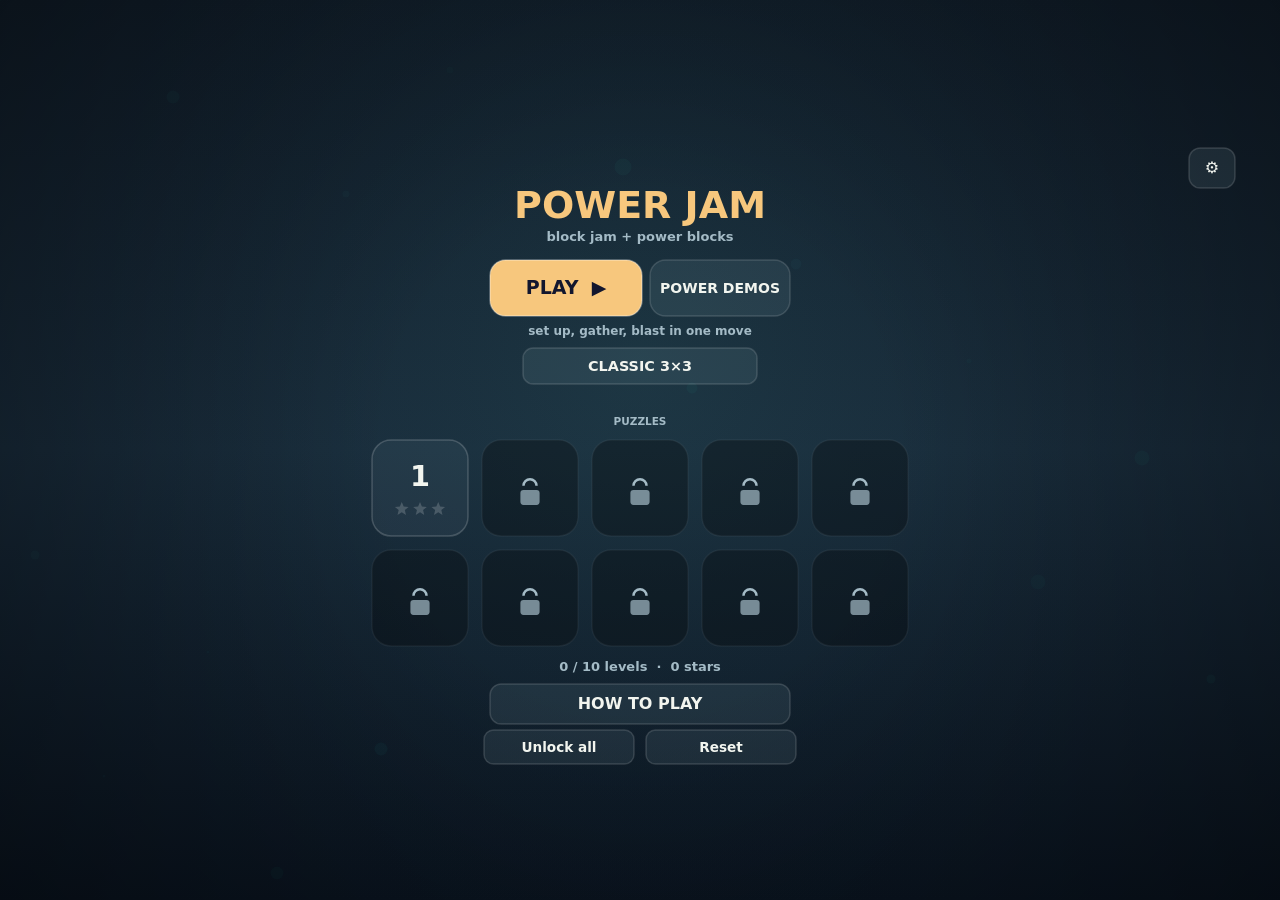
<file: games/PowerBlockJam/index.html>
<!DOCTYPE html>
<html lang="en">
<head>
<meta charset="utf-8">
<meta name="viewport" content="width=device-width,initial-scale=1,maximum-scale=1,user-scalable=no,viewport-fit=cover">
<meta name="theme-color" content="#241C17">
<title>Power Jam — prototype</title>
<style>
  *{margin:0;padding:0;box-sizing:border-box}
  html,body{width:100%;height:100%;background:#241C17;overflow:hidden;
    -webkit-tap-highlight-color:transparent;overscroll-behavior:none;
    font-family:system-ui,-apple-system,"Segoe UI",Roboto,sans-serif}
  #c{display:block;width:100%;height:100%;touch-action:none;
    -webkit-user-select:none;user-select:none}
</style>
</head>
<body>
<canvas id="c"></canvas>
<script>
"use strict";
const LEVELS = {
 "version": 2,
 "grid": 9,
 "levels": [
  {
   "id": 1,
   "name": "First Board",
   "pieceTable": 1,
   "board": [
    ".........",
    ".........",
    ".........",
    ".........",
    ".........",
    ".........",
    "XXXXXXX..",
    ".........",
    "........."
   ],
   "pieceSeed": 17919,
   "goal": {
    "type": "lines",
    "count": 3
   },
   "par": 9,
   "moveLimit": null,
   "noLose": true,
   "_rate": 1,
   "_avg": 12
  },
  {
   "id": 2,
   "name": "Triple Tray",
   "pieceTable": 1,
   "board": [
    ".........",
    ".........",
    ".........",
    "...XX....",
    "...XX....",
    ".........",
    ".........",
    ".........",
    "........."
   ],
   "pieceSeed": 25838,
   "goal": {
    "type": "lines",
    "count": 5
   },
   "par": 14,
   "moveLimit": null,
   "noLose": true,
   "_rate": 0.93,
   "_avg": 17
  },
  {
   "id": 3,
   "name": "Chain",
   "pieceTable": 1,
   "board": [
    ".........",
    ".........",
    "XXXXX....",
    "XXXXX....",
    ".........",
    ".........",
    ".........",
    ".........",
    "........."
   ],
   "pieceSeed": 33757,
   "goal": {
    "type": "lines",
    "count": 8
   },
   "par": 21,
   "moveLimit": null,
   "noLose": false,
   "_rate": 0.5,
   "_avg": 22
  },
  {
   "id": 4,
   "name": "Column",
   "pieceTable": 1,
   "board": [
    "XX.......",
    "XX.......",
    "XX.......",
    "XX.......",
    "XX.......",
    "XX.......",
    ".........",
    ".........",
    "........."
   ],
   "pieceSeed": 41676,
   "goal": {
    "type": "lines",
    "count": 8
   },
   "par": 24,
   "moveLimit": null,
   "noLose": false,
   "_rate": 0.9,
   "_avg": 28
  },
  {
   "id": 5,
   "name": "Marked",
   "pieceTable": 1,
   "board": [
    ".........",
    ".........",
    "...T.....",
    ".........",
    "....T....",
    ".........",
    ".........",
    ".........",
    "........."
   ],
   "pieceSeed": 49595,
   "goal": {
    "type": "tiles"
   },
   "par": 9,
   "moveLimit": null,
   "noLose": false,
   "_rate": 0.95,
   "_avg": 27
  },
  {
   "id": 6,
   "name": "Island",
   "pieceTable": 1,
   "board": [
    ".........",
    ".........",
    "...##....",
    "...##....",
    ".........",
    "..T......",
    ".....T...",
    "...T.....",
    "........."
   ],
   "pieceSeed": 57514,
   "goal": {
    "type": "tiles"
   },
   "par": 10,
   "moveLimit": null,
   "noLose": false,
   "_rate": 0.77,
   "_avg": 26
  },
  {
   "id": 7,
   "name": "Narrow Pass",
   "pieceTable": 1,
   "board": [
    ".........",
    "....#....",
    "....#....",
    ".........",
    "....#....",
    "....#....",
    "....#....",
    "..T..T.T.",
    "........."
   ],
   "pieceSeed": 65433,
   "goal": {
    "type": "tiles"
   },
   "par": 15,
   "moveLimit": null,
   "noLose": false,
   "_rate": 0.33,
   "_avg": 35
  },
  {
   "id": 8,
   "name": "Stack",
   "pieceTable": 1,
   "board": [
    ".........",
    ".........",
    "..#......",
    ".........",
    ".....#...",
    ".........",
    "XXX..XXX.",
    "XX....XX.",
    "........."
   ],
   "pieceSeed": 73352,
   "goal": {
    "type": "lines",
    "count": 12
   },
   "par": 36,
   "moveLimit": null,
   "noLose": false,
   "_rate": 0.88,
   "_avg": 37
  },
  {
   "id": 9,
   "name": "Corner",
   "pieceTable": 1,
   "board": [
    "##....T..",
    "#........",
    ".........",
    "...T.....",
    ".........",
    "....T....",
    ".T.....#.",
    "......##.",
    "........."
   ],
   "pieceSeed": 81271,
   "goal": {
    "type": "tiles"
   },
   "par": 15,
   "moveLimit": null,
   "noLose": false,
   "_rate": 0.43,
   "_avg": 36
  },
  {
   "id": 10,
   "name": "Squeeze",
   "pieceTable": 1,
   "board": [
    ".........",
    ".#....#..",
    "..XX.....",
    "..XXT..#.",
    "....T....",
    ".#..TT#..",
    "..X..T...",
    "...#.#...",
    "........."
   ],
   "pieceSeed": 89190,
   "goal": {
    "type": "tiles"
   },
   "par": 12,
   "moveLimit": null,
   "noLose": false,
   "_rate": 0.58,
   "_avg": 17
  }
 ]
};
// ─── core/pieces.js ───────────────────────────────────────────
// POWER JAM — core logic. NO BROWSER APIs.
// Matches docs/SPEC.md + docs/GDD.md exactly.
//
// Piece set, weights and the deterministic RNG.
// WARNING: changing PIECE_ORDER or WEIGHTS invalidates EVERY existing level seed.

// 9×9 with 3×3 regions — the Blockudoku/Woodoku formula.
// Why not 8×8: there a line is 8 cells and no region size balances it (4×4=16 is far too hard,
// 2×2=4 far too easy). On 9×9 a row is 9, a column is 9, a region is 9 — all three are EQUALLY
// hard and feed each other. Measured (80 runs): clears 10.8 → 26.5/run, run 37 → 85 moves,
// regions accounting for 54% of all clears.
const GRID_W = 9;
const GRID_H = 9;
const REGION = 3;                    // 3×3 region edge (0 disables the region rule)
const FULL = (1 << GRID_W) - 1;

// ---------------------------------------------------------------- pieces

// O3 — the 3×3 cube — IS LOAD-BEARING. It was removed on 3 August and put back the same day, and
// the reason is worth the space, because the piece looks like the most obviously cuttable thing in
// the table and it is the opposite.
//
// The case against it was real: it is exactly the size of a region and there are nine aligned
// regions, so nine of its 49 placements clear with no setup at all. Measured over 60 runs, 85.3% of
// the cubes actually played were that move — the biggest piece in the game was also the easiest.
// Pricing it down was tried first and failed: a score-seeking bot still buried the cube on an empty
// region 77.9% of the time when that clear paid ZERO. The move is not a reward, it is disposal —
// nine cells in, nine cells out, net zero board occupancy — so score was never what made it best.
//
// Then removing it was measured, and it has a SECOND role nobody had counted: **it is the game's
// primary loss condition.** A 3×3 cube needs a completely empty 3×3 area, and when it cannot find
// one the run is over. With the cube in the pool, 40 of 60 seeded runs ended with a cube sitting in
// the tray — 67% of all deaths — and the number of cubes drawn but never played was also exactly 40.
// Take it out and runs go 91.4 → 178.8 moves, score 18.4K → 40.6K. Mean piece size barely moves
// (3.45 → 3.31), so it is not about material at all: it is about the piece that could not be placed.
//
// So the owner's report — "the cube has no purpose, I place it and it clears" — was half the story.
// It has two: a free clear when there is room, and the thing that ends the run when there is not.
// The second half is invisible, because a player attributes that death to running out of space
// rather than to the cube. The reward is legible and the cost is not, which is exactly why it feels
// purposeless. Full workings: docs/ELESTIRI-VE-DENGE.md §8.7-B.
//
// **If the cube annoys a player, the fix is to make its cost visible, not to delete it.** Deleting
// it removes the difficulty, not the annoyance.
const PIECE_ORDER = [
  "I1","I2H","I2V","L3_NW","L3_NE","L3_SE","L3_SW",   // weight 3
  "I3H","I3V","O2","L5_NW","L5_NE","L5_SE","L5_SW",   // weight 2
  "I4H","I4V","I5H","I5V","O3"                        // weight 1
];

const WEIGHTS = [3,3,3,3,3,3,3, 2,2,2,2,2,2,2, 1,1,1,1,1];
const TOTAL_WEIGHT = 40;

const SHAPES = {
  I1:    [[0,0]],
  I2H:   [[0,0],[1,0]],
  I2V:   [[0,0],[0,1]],
  L3_NW: [[0,0],[1,0],[0,1]],
  L3_NE: [[0,0],[1,0],[1,1]],
  L3_SE: [[1,0],[0,1],[1,1]],
  L3_SW: [[0,0],[0,1],[1,1]],
  I3H:   [[0,0],[1,0],[2,0]],
  I3V:   [[0,0],[0,1],[0,2]],
  O2:    [[0,0],[1,0],[0,1],[1,1]],
  L5_NW: [[0,0],[1,0],[2,0],[0,1],[0,2]],
  L5_NE: [[0,0],[1,0],[2,0],[2,1],[2,2]],
  L5_SE: [[2,0],[2,1],[0,2],[1,2],[2,2]],
  L5_SW: [[0,0],[0,1],[0,2],[1,2],[2,2]],
  I4H:   [[0,0],[1,0],[2,0],[3,0]],
  I4V:   [[0,0],[0,1],[0,2],[0,3]],
  I5H:   [[0,0],[1,0],[2,0],[3,0],[4,0]],
  I5V:   [[0,0],[0,1],[0,2],[0,3],[0,4]],
  O3:    [[0,0],[1,0],[2,0],[0,1],[1,1],[2,1],[0,2],[1,2],[2,2]],
};

const PIECES = PIECE_ORDER.map((name, id) => {
  const cells = SHAPES[name];
  let w = 0, h = 0;
  for (const [x, y] of cells) { if (x + 1 > w) w = x + 1; if (y + 1 > h) h = y + 1; }
  const masks = new Array(h).fill(0);
  for (const [x, y] of cells) masks[y] |= (1 << x);
  return { id, name, cells, w, h, size: cells.length, masks };
});

// ---------------------------------------------------------------- rng

function makeRng(seed) { return { state: seed >>> 0 }; }

function rngNext(rng) {
  rng.state = (rng.state + 0x6D2B79F5) >>> 0;
  let t = rng.state;
  t = Math.imul(t ^ (t >>> 15), t | 1) >>> 0;
  t = (t ^ (t + Math.imul(t ^ (t >>> 7), t | 61))) >>> 0;
  return ((t ^ (t >>> 14)) >>> 0) / 4294967296;
}

function drawPiece(rng) {
  let r = Math.floor(rngNext(rng) * TOTAL_WEIGHT);
  for (let i = 0; i < WEIGHTS.length; i++) {
    r -= WEIGHTS[i];
    if (r < 0) return i;
  }
  return WEIGHTS.length - 1;
}

// ─── core/board.js ────────────────────────────────────────────
// Board: bitmask rows + power-block layers. Pure data, no game rules.

// ---------------------------------------------------------------- board


// The final `& 0xFF` is not decoration. Without it the byte-summing multiply leaves the high
// byte in the result, so every value with bit 8 set — that is, every row holding a block in the
// 9th column — came back 256 too high: popcount(0x100) returned 257, popcount(FULL) returned 265.
// It went unnoticed because the run mode never calls this with a non-zero value (its `targets`
// layer is always empty) and because no invariant asserts a cell count.
function popcount(v) {
  v = v - ((v >> 1) & 0x5555);
  v = (v & 0x3333) + ((v >> 2) & 0x3333);
  return ((((v + (v >> 4)) & 0x0F0F) * 0x0101) >> 8) & 0xFF;
}

function newBoard(opts = {}) {
  return {
    rows: new Uint16Array(GRID_H),
    blockers: new Uint16Array(GRID_H),
    targets: new Uint16Array(GRID_H),
    // power-block layers — always 0 in level mode
    painted: new Uint16Array(GRID_H),
    broken: new Uint16Array(GRID_H),
    owner: new Uint8Array(GRID_W * GRID_H),  // cell → placement no (block membership for partial blasts)
    piece: new Uint8Array(GRID_W * GRID_H),  // cell → color no+1 · color belongs to the BLOCK, not the cell
    // EXPERIMENTAL rule, per board rather than global: does a 3×3 have to sit on the sudoku grid
    // (0,3,6) or does any 3×3 count? A property of the game being played, so the normal mode and
    // the experimental one can exist in the same build without a flag either of them can see.
    regionFree: !!opts.regionFree,
  };
}

// Clone the board — the only place to touch when a layer is added.
// (blockers is shared: it is never mutated)
function cloneBoard(b) {
  return {
    rows: new Uint16Array(b.rows),
    blockers: b.blockers,
    targets: new Uint16Array(b.targets),
    painted: new Uint16Array(b.painted),
    broken: new Uint16Array(b.broken),
    owner: new Uint8Array(b.owner),
    piece: new Uint8Array(b.piece),
    // Must be copied. A bot probes moves on clones; if the flag were dropped here every
    // lookahead would silently evaluate the NORMAL rules while the real board used the
    // experimental ones, and the mode would look broken for reasons nothing could explain.
    regionFree: b.regionFree,
  };
}

function isRowClearable(b, y) {
  return (((b.rows[y] | b.blockers[y]) & FULL) === FULL) && (b.rows[y] !== 0);
}

function isColClearable(b, x) {
  const bit = 1 << x;
  let hasNormal = false;
  for (let y = 0; y < GRID_H; y++) {
    if (((((b.rows[y] | b.blockers[y]) >> x) & 1)) === 0) return false;
    if ((b.rows[y] & bit) !== 0) hasNormal = true;
  }
  return hasNormal;
}

// Can this 3×3 region be cleared? Same rule as rows/columns: every cell filled (blockers count)
// and at least one normal block inside.
function isRegionClearable(b, bx, by) {
  let hasNormal = false;
  for (let dy = 0; dy < REGION; dy++) {
    const y = by + dy;
    for (let dx = 0; dx < REGION; dx++) {
      const x = bx + dx;
      if (!(((b.rows[y] | b.blockers[y]) >> x) & 1)) return false;
      if ((b.rows[y] >> x) & 1) hasNormal = true;
    }
  }
  return hasNormal;
}

// Every 3×3 the rules will look at. Aligned to the sudoku grid (0,3,6) normally; on a board with
// `regionFree` every position counts, so a 3×3 clump clears wherever the player builds it.
// Pass the board so the answer follows the game being played — no argument means aligned, which
// is what every caller that predates the experimental mode means.
//
// One pass, all of them at once. Overlapping 3×3s are not a problem: clearLines unions their
// cells into a single mask, so no cell is removed or scored twice, and because clearing only
// ever REMOVES cells no new full 3×3 can appear afterwards — the "nothing clearable survives"
// invariant still holds with no cascade step.
//
// `n` is a different matter: each 3×3 found counts as one clear, so a filled 4×4 reports four.
// Measured on the free rule, the biggest single clear went from 3 to 9 and score rose 208% — the
// reason the mode is kept separate rather than tuned into the main game.
function regionOrigins(b) {
  const out = [];
  if (!REGION) return out;
  const step = (b && b.regionFree) ? 1 : REGION;
  for (let by = 0; by + REGION <= GRID_H; by += step)
    for (let bx = 0; bx + REGION <= GRID_W; bx += step) out.push([bx, by]);
  return out;
}

function canPlace(b, piece, x, y) {
  if (x < 0 || y < 0 || x + piece.w > GRID_W || y + piece.h > GRID_H) return false;
  for (let i = 0; i < piece.h; i++) {
    const shifted = (piece.masks[i] << x) & 0xFFFF;
    if ((shifted & (b.rows[y + i] | b.blockers[y + i])) !== 0) return false;
  }
  return true;
}

function applyPiece(b, piece, x, y) {
  for (let i = 0; i < piece.h; i++) b.rows[y + i] |= (piece.masks[i] << x);
}

function clearLines(b) {
  const fullRows = [], fullCols = [], fullRegions = [];
  for (let y = 0; y < GRID_H; y++) if (isRowClearable(b, y)) fullRows.push(y);
  for (let x = 0; x < GRID_W; x++) if (isColClearable(b, x)) fullCols.push(x);
  for (const [bx, by] of regionOrigins(b)) if (isRegionClearable(b, bx, by)) fullRegions.push([bx, by]);

  const n = fullRows.length + fullCols.length + fullRegions.length;
  if (n === 0) return { n: 0, targetsCleared: 0, rows: [], cols: [], regions: [], cells: [] };

  let colMask = 0;
  for (const x of fullCols) colMask |= (1 << x);

  const mask = new Uint16Array(GRID_H);
  for (let y = 0; y < GRID_H; y++) mask[y] = colMask;
  for (const y of fullRows) mask[y] = FULL;
  // regions: overlapping cells merge into the same mask, so nothing is counted twice
  for (const [bx, by] of fullRegions) {
    let rm = 0;
    for (let dx = 0; dx < REGION; dx++) rm |= (1 << (bx + dx));
    for (let dy = 0; dy < REGION; dy++) mask[by + dy] |= rm;
  }

  let targetsCleared = 0;
  const cells = [];
  for (let y = 0; y < GRID_H; y++) {
    targetsCleared += popcount(b.targets[y] & mask[y]);
    const removed = b.rows[y] & mask[y];
    for (let x = 0; x < GRID_W; x++) if ((removed >> x) & 1) cells.push([x, y]);
  }

  for (let y = 0; y < GRID_H; y++) {
    b.rows[y] &= ~mask[y] & 0xFFFF;
    b.targets[y] &= ~mask[y] & 0xFFFF;
    b.painted[y] &= ~mask[y] & 0xFFFF;
    b.broken[y] &= ~mask[y] & 0xFFFF;
    for (let x = 0; x < GRID_W; x++) if ((mask[y] >> x) & 1) { b.owner[y*GRID_W+x]=0; b.piece[y*GRID_W+x]=0; }
  }
  return { n, targetsCleared, rows: fullRows, cols: fullCols, regions: fullRegions, cells };
}

// Preview the result without running clearLines (for highlighting) — regions included,
// otherwise the player cannot see a region completing before they drop the piece
function previewClear(b, piece, x, y) {
  const rows = new Uint16Array(b.rows);
  const tmp = { rows, blockers: b.blockers, targets: b.targets };
  for (let i = 0; i < piece.h; i++) rows[y + i] |= (piece.masks[i] << x);
  const fullRows = [], fullCols = [], fullRegions = [];
  for (let yy = 0; yy < GRID_H; yy++) if (isRowClearable(tmp, yy)) fullRows.push(yy);
  for (let xx = 0; xx < GRID_W; xx++) if (isColClearable(tmp, xx)) fullCols.push(xx);
  for (const [bx, by] of regionOrigins(b)) if (isRegionClearable(tmp, bx, by)) fullRegions.push([bx, by]);
  return { rows: fullRows, cols: fullCols, regions: fullRegions,
           n: fullRows.length + fullCols.length + fullRegions.length };
}

// ─── core/level.js ────────────────────────────────────────────
// Level mode: designed puzzles, goals, undo, stars.
// Power blocks do NOT work here — that layer lives in power.js.

// ---------------------------------------------------------------- level loading



function parseBoard(lines) {
  const b = newBoard();
  let targetCount = 0;
  for (let y = 0; y < GRID_H; y++) {
    for (let x = 0; x < GRID_W; x++) {
      const c = lines[y][x];
      if (c === 'X') b.rows[y] |= (1 << x);
      else if (c === '#') b.blockers[y] |= (1 << x);
      else if (c === 'T') { b.rows[y] |= (1 << x); b.targets[y] |= (1 << x); targetCount++; }
    }
  }
  return { board: b, targetCount };
}

function newGame(level) {
  const { board, targetCount } = parseBoard(level.board);
  const st = {
    levelId: level.id,
    cfg: {
      goalType: level.goal.type,
      goalTotal: level.goal.type === 'tiles' ? targetCount : level.goal.count,
      moveLimit: level.moveLimit ?? null,
      noLose: !!level.noLose,
      par: level.par,
      mode: 'LEVEL',
    },
    board,
    tray: [null, null, null],
    rng: makeRng(level.pieceSeed),
    score: 0, combo: 0, moves: 0, goalProgress: 0,
    undoStack: [], undoLeft: 3,
    phase: 'PLAYING', lossReason: null,
  };
  refillTray(st);
  return st;
}

function refillTray(st) {
  if (st.cfg.mode === 'LEVEL') {
    st.tray = [drawPiece(st.rng), drawPiece(st.rng), drawPiece(st.rng)];
    return;
  }
  for (let attempt = 0; attempt < 20; attempt++) {
    const probe = { state: st.rng.state };
    const cand = [drawPiece(probe), drawPiece(probe), drawPiece(probe)];
    if (cand.some(id => anyFit(st.board, PIECES[id]))) {
      st.rng.state = probe.state; st.tray = cand; return;
    }
    st.rng.state = probe.state;
    st.tray = cand;
  }
}

function anyFit(b, piece) {
  for (let y = 0; y <= GRID_H - piece.h; y++)
    for (let x = 0; x <= GRID_W - piece.w; x++)
      if (canPlace(b, piece, x, y)) return true;
  return false;
}

function isDead(st) {
  for (const id of st.tray) {
    if (id === null) continue;
    if (anyFit(st.board, PIECES[id])) return false;
  }
  return true;
}

function snapshot(st) {
  return {
    rows: new Uint16Array(st.board.rows),
    targets: new Uint16Array(st.board.targets),
    tray: st.tray.slice(),
    rngState: st.rng.state,
    score: st.score, combo: st.combo, moves: st.moves,
    goalProgress: st.goalProgress, phase: st.phase, lossReason: st.lossReason,
  };
}

function rescue(st) {
  let best = -1, bestCount = 0;
  for (let y = 0; y < GRID_H; y++) {
    const c = popcount(st.board.rows[y]);
    if (c > bestCount) { bestCount = c; best = y; }
  }
  if (best >= 0) {
    st.board.rows[best] = 0;
    st.board.targets[best] = 0;
    return best;
  }
  return -1;
}

// Returns: an event object (the renderer turns it into animation) or null (illegal move)
function place(st, trayIdx, x, y) {
  if (st.phase !== 'PLAYING') return null;
  const id = st.tray[trayIdx];
  if (id === null || id === undefined) return null;
  const piece = PIECES[id];
  if (!canPlace(st.board, piece, x, y)) return null;

  st.undoStack.push(snapshot(st));
  if (st.undoStack.length > 3) st.undoStack.shift();

  const ev = { placed: { piece, x, y }, cleared: null, combo: 0, gained: 0, refilled: false, rescued: -1 };

  applyPiece(st.board, piece, x, y);
  st.tray[trayIdx] = null;
  st.moves += 1;
  st.score += piece.size;
  ev.gained += piece.size;

  const res = clearLines(st.board);
  if (res.n > 0) {
    st.combo += 1;
    const mult = Math.min(1 + 0.5 * (st.combo - 1), 4.0);
    const pts = Math.round(10 * res.n * res.n * mult);
    st.score += pts;
    ev.gained += pts;
    ev.cleared = res;
    ev.combo = st.combo;
    st.goalProgress += (st.cfg.goalType === 'lines') ? res.n : res.targetsCleared;
  } else {
    st.combo = 0;
  }

  if (st.tray.every(t => t === null)) { refillTray(st); ev.refilled = true; }

  if (st.goalProgress >= st.cfg.goalTotal) { st.phase = 'WON'; return ev; }
  if (st.cfg.moveLimit && st.moves >= st.cfg.moveLimit) {
    st.phase = 'LOST'; st.lossReason = 'MOVE_LIMIT'; return ev;
  }
  if (isDead(st)) {
    if (st.cfg.noLose) ev.rescued = rescue(st);
    else { st.phase = 'LOST'; st.lossReason = 'NO_SPACE'; }
  }
  return ev;
}

function undo(st) {
  if (st.undoLeft <= 0) return false;
  if (st.undoStack.length === 0) return false;
  if (st.phase === 'WON') return false;
  const s = st.undoStack.pop();
  st.board.rows.set(s.rows);
  st.board.targets.set(s.targets);
  st.tray = s.tray.slice();
  st.rng.state = s.rngState;
  st.score = s.score; st.combo = s.combo; st.moves = s.moves;
  st.goalProgress = s.goalProgress; st.phase = s.phase; st.lossReason = s.lossReason;
  st.undoLeft -= 1;
  return true;
}

function starsFor(level, moves) {
  if (moves <= level.par) return 3;
  if (moves <= level.par + 5) return 2;
  return 1;
}

// ─── core/power.js ────────────────────────────────────────────
// POWER JAM — power blocks: Painter, Magnet, chaining, streaks, multi-line reward.
// Every balance value lives in the single POWER_CFG object (spec §7).

// ============================================================ POWER JAM — power blocks
// docs/SPEC.md · block jam base + the Painter and Magnet powers.
// Not a separate "mode" — this is the game. All progression happens inside the run (spec §4):
// no meta, no upgrade screen — the combo multiplier accrues, powers get denser, timers shrink.




const POWERS = {
  PAINTER: 'PAINTER',   // setup: paints its surroundings; when a painted line fills, they all blast
  MAGNET:  'MAGNET',    // arrangement: pulls painted cells toward itself, gathering a scattered setup
};

const POWER_CFG = {
  paintRadius: 1,          // Chebyshev — 8 directions, 1 cell (spec §2)
  paintSelf: true,         // the Painter's own cells count as painted too
  painterLife: 6,          // base lifetime — shrinks as the run advances, see painterLife()
  paintLimit: 10,          // how many cells can be painted at once
  // Magnet radius is 2: the spec says "1 cell", but at 1 a directly adjacent cell would move
  // into the Magnet's own (occupied) cell, so the mechanic never fires at all.
  magnetRadius: 2,
  specialEveryTrays: 3,    // base interval — shrinks as the run advances, see specialGap()
  firstTraySpecial: true,  // guaranteed power in tray 1 (so the mechanic shows up early)
  // Chance a SINGLE power is a Painter. Paired powers are always 1-1 (Painter+Magnet), so the
  // overall 60/40 split required by spec §3 only holds if this is 0.8:
  //   P = (0.5·1 + 0.5·0.8) / 1.5 = 60%
  painterChance: 0.8,
  // --- synergy: with both off, Painter and Magnet practically NEVER meet — the Painter lives
  //     ~2 trays while the next power arrives 5 trays later. Across 60 runs × 8 configurations,
  //     tuning interval/lifetime alone never passed 10%; paired powers took it from 0% to 39%.
  synergyWindow: false,    // true: while a Painter is active, the next power is always a Magnet
  pairChance: 0.5,         // chance a power tray carries TWO slots at once: Painter + Magnet
  // Should the Painter stay on the board after a blast? If true it spends its paint but does
  // not die: with its remaining time it REPAINTS its surroundings → one Painter can chain blasts.
  // The cheapest answer to "waiting for a power to show up is boring".
  painterSurvivesBlast: true,
  // Does a blast refresh the Painter's timer? If true the reward EXTENDS the streak:
  // blast and it lives, fail and it dies. Skill decides its lifetime, not the clock — the combo
  // becomes a streak.
  refillLifeOnBlast: true,
  refillLifeAmount: 0,     // 0 = full refresh, >0 = add this many moves (capped at painterLife)
  // Can the Painter survive a blast made on its LAST move? The survive test used to require
  // remaining > 1, so a blast on the final placement paid its score and then killed the Painter
  // and reset the streak. That contradicts the pillar refillLifeOnBlast exists for
  // (ELESTIRI-VE-DENGE.md §8.6-A): "blast and it lives, fail and it dies — skill decides its
  // lifetime, not the clock." At remaining 1 the clock was deciding.
  // There was no mechanical reason for it: tickPainter runs AFTER the blast and refillLifeOnBlast
  // resets remaining to painterLife, so the tick lands on painterLife-1 and the chain continues.
  // It reads as a guard written before refillLifeOnBlast existed.
  // Note it only matters while refillLifeOnBlast is on. With that off, surviving at remaining 1
  // means surviving for zero further moves — the tick expires it immediately.
  // MEASURED AND TURNED OFF. `ab.mjs survivesAtLastMove=false,true`, 60 runs: moves -10.1%,
  // clears -10.2%, blasts -12.7%, multi-line rewards -24.0%, score -15.4% — four metrics outside
  // their band — and the streak it was built to lift moved -1.4%. It costs a tenth of the run and
  // buys nothing. The mechanism: a surviving Painter's body is protected from its own blast, so
  // keeping it alive longer keeps a permanent obstruction on the board for longer.
  // Left in place, off, like synergyWindow. The narrow fix below is the one that shipped.
  survivesAtLastMove: false,
  // The complaint this card came from was the STREAK resetting, not the body persisting. This
  // keeps the streak when the Painter dies on the very move it blasted — the reward without the
  // obstruction. Measured separately; see docs/OZELLIK-HARITASI.md.
  streakSurvivesBlastDeath: true,
  tierEvery: 10,           // one difficulty tier per N line clears (spec §4)
  // MULTI-LINE REWARD: clearing n lines in a single move is the hardest thing in the game, yet
  // it only paid score. Measured at 0.8 times per run — rare, so the reward has to be strong.
  multiClearReward: 2,     // reward from this many lines upward (0 = disabled)
  multiClearLimitBonus: 3, // permanent paint-cap bonus when a Painter is already out

  minSpecialGap: 2,        // interval bottoms out at 2 (base starts at 3)
  minPainterLife: 4,       // lifetime bottoms out at 4 (6 → 5 → 4)
  lineScore: 100,          // per cleared line/column/region
  // A `soloRegionScore` dial lived here: a region filled by ONE placement paid a fraction, to stop
  // the 3×3 cube being a full-price clear with no setup. It was measured (balance-safe, but a
  // score-seeking bot still buried the cube 77.9% of the time when that clear paid zero) and then
  // made unreachable by the decision that followed — O3 left the draw pool, and no remaining piece
  // has nine cells, so no single placement can fill a region. The dial and its detection were
  // removed rather than left as code that can never run. The reasoning is kept in
  // docs/ELESTIRI-VE-DENGE.md §8.7-B, which is where it is useful.
  paintedCellScore: 50,    // per painted cell blasted
  comboStart: 1.0,
  comboStep: 0.5,          // each mass blast raises the multiplier by this much
  comboMax: 4.0,           // cap — with chaining on, the multiplier ran to ×6.5 and score lost meaning

  // COMBO CHAIN — consecutive clears.
  // It used to reset on the first move that cleared nothing, and it paid no score at all: a
  // badge, not a reward. Measured over 120 bot runs, ~70% of all moves clear nothing (true on
  // 8×8 and 9×9 alike — the grid size never was the problem), so the chain averaged 1.37 and
  // reached 3+ in only 5% of cases. The combo could not exist.
  // A grace window fixes it. Chain average by grace: 0 → 1.37 · 1 → 1.84 · 2 → 3.47 · 3 → 4.66.
  // 2 is the pick: 55% of chains reach 3, 26% reach 5, and there are still ~7.5 separate chains
  // per run — rarer than before, but each one is real. At 3 the chain almost never dies.
  comboGrace: 2,           // dead moves the chain survives (0 = old behaviour)
  comboLineBonus: 0.25,    // line score gains this much per chain step past the first
  comboLineMax: 3.0,       // cap on that factor (chain 9+)

  // ANCHOR — the blast eats its own fuel. It removes 8-9 cells, so the board around the Painter
  // empties and the next line gets harder to finish; measured, the streak plateaus at 3.3
  // (docs/ELESTIRI-VE-DENGE.md §8.6-A). The Anchor gathers the debris a blast leaves behind one
  // cell toward the Painter and the Painter paints what arrives — so a blast now FEEDS the next
  // one instead of starving it.
  //
  // Deliberately NOT a tray power. Measured over 60 seeded runs: a third power sharing the tray
  // channel drops Painter+Magnet co-occurrence from 49.8% to 16.7% (-67%), spending two thirds
  // of what pairChance was added to buy (IDEAS.md §9 warned about this without a number). It is
  // earned from the streak instead — the same off-tray channel multiClearReward already uses —
  // so the synergy rate is untouched. It also adds no on-board counter, which is what keeps it
  // inside the casual budget of ~2 variables (ELESTIRI-VE-DENGE.md §4).
  // MEASURED AND TURNED OFF. At 2 it fired 3.42 times per run and made every metric worse:
  // clears 28.5 -> 25.5/run (-10.6%, outside its band), moves 94 -> 86, score 18.4K -> 16.3K,
  // and the streak it was built to lift went DOWN, 2.43 -> 2.30. Two structural reasons:
  //   1. the paint cap was already binding — mean 9.25 painted per blast against a cap of 10,
  //      34% of blasts exactly at it — so "more fuel" has under one cell of room to become a
  //      bigger blast. paintedPerBlast did not move at all: 8.5363 -> 8.5330.
  //   2. a row, column or region needs cells SPREAD along it. Pulling debris toward the Painter
  //      concentrates them, which costs placement room and line chances at the same time.
  // The general lesson is bigger than this dial: anything that amplifies the blast shortens the
  // streak, because the blast's own output is an emptier board. Lifting the plateau needs
  // material ADDED to the board, and the tray is the only thing that adds material.
  // Left in place, off, like synergyWindow: one dial re-runs the experiment.
  anchorMinStreak: 0,      // fires from this streak upward (0 = disabled; measured at 2, see above)
  anchorRadius: 3,         // Chebyshev reach when looking for debris
  anchorMaxPulls: 6,       // cap — one blast must not rearrange the whole board

  // SWEEPER — a partial blast leaves the rest of the block behind as an orphan cell. In a puzzle
  // with no gravity a scattered single cell is pure poison (ELESTIRI-VE-DENGE.md §2), but nobody
  // knew whether the fragments were poison or material, and both §2 and §7 asked for exactly
  // this switch so the two could be compared instead of argued. true = the blast takes the whole
  // block. Passive: no tray slot, no counter, no decision — it just happens on a blast.
  //
  // OWNER'S DECISION (3 Aug): OFF. Three balance points were measured and the choice was run
  // length, because that is the target the game was already missing:
  //   off  — 91.4 moves/run, the closest to the 50-90 target of ELESTIRI-VE-DENGE.md §8
  //   on   — 99.3 moves/run, and median score +36.2%, outside its band
  //   on + sweepOnlyIsolated — 105.9 moves/run, clears and multi-line rewards outside their bands
  // Sweeping did buy real things (clears +4.7%, chain +6.5%) and they were given up on purpose:
  // a run already above its target getting longer is worse than fragments on the board.
  // The fragments themselves are still poison in principle — that part of §2 was answered — but
  // the cure cost more than the disease.
  sweepBroken: false,
  // Sweep only the cells that are floating alone (no orthogonal neighbour), keeping clusters.
  // The wide version removed the rest of the block whatever its shape, and §2's actual claim was
  // narrower: *scattered SINGLE cells* are poison. A two-cell fragment is not litter, it is the
  // material a line still needs — and the owner's report after playing the wide version was that
  // the board empties too much.
  //
  // MEASURED, AND IT DOES NOT FIX THAT. Board fill is unchanged (last third 28.1 either way) and
  // the dry spell got slightly worse (8.45 → 8.68 moves), because fill is an EQUILIBRIUM between
  // piece input and clear output, not a consequence of how much a blast removes: leave the material
  // and the bot simply clears more (+12.5%), settling at the same fill.
  // What it does change is generosity — clears +12.5%, blasts +11.3%, multi-line rewards +36.0%,
  // score +16.1%, run length 99.3 → 105.9 — and two of those are outside their band. It pushes run
  // length further from the 50-90 target (board.md P-5) and makes the multi-line reward common,
  // which was designed around being rare.
  // Left off: it is more faithful to §2's wording and measurably worse against the project's own
  // targets. Three balance points now exist; picking one is the owner's call.
  sweepOnlyIsolated: false,
};

// Color is a property of the block itself: assigned in the tray, carried onto the board when
// placed. Consumes no RNG — it varies colors per tray without shifting the piece stream.
const BLOCK_COLORS = 4;
function colorFor(refills, slot, pieceId) {
  let h = Math.imul((refills * 3 + slot + 1) ^ Math.imul(pieceId + 1, 2654435761), 2246822519);
  h = (h ^ (h >>> 13)) >>> 0;
  return h % BLOCK_COLORS;
}

const cellFilled = (b, x, y) => ((b.rows[y] >> x) & 1) === 1;
const inBounds = (x, y) => x >= 0 && y >= 0 && x < GRID_W && y < GRID_H;

// --- progression curve (spec §4): powers get denser while the window to use them narrows
function runTier(st) { return Math.floor(st.linesTotal / POWER_CFG.tierEvery); }
function specialGap(st) {
  return Math.max(POWER_CFG.minSpecialGap, POWER_CFG.specialEveryTrays - runTier(st));
}
function painterLife(st) {
  return Math.max(POWER_CFG.minPainterLife, POWER_CFG.painterLife - runTier(st));
}

// opts.regionFree starts the EXPERIMENTAL free-3×3 mode. It is a separate mode on purpose: the
// rule measured 2.5× longer runs and 3× the score, so folding it into the main game would mean
// re-blessing the whole balance golden. `cfg.mode` carries the label for the HUD.
function newRun(seed, opts = {}) {
  const st = {
    levelId: 0,
    cfg: { goalType:'none', goalTotal:Infinity, moveLimit:null, noLose:false, par:0,
           mode: opts.regionFree ? 'FREE' : 'RUN' },
    board: newBoard({ regionFree: opts.regionFree }),
    tray: [null, null, null],
    trayPower: [null, null, null],        // POWERS.* or null per slot
    trayColor: [0, 1, 2],                 // color no per slot — carried onto the board when placed
    painter: null,                        // {cells:[[x,y]], remaining, painted:[[x,y]]}
    comboMult: POWER_CFG.comboStart,
    blasts: 0, paintedBlasted: 0, bestMult: POWER_CFG.comboStart, streak: 0, bestStreak: 0,
    paintBonus: 0, multiRewards: 0,
    refills: 0, linesTotal: 0, nextOwner: 1,
    rng: makeRng(seed >>> 0),
    score: 0, combo: 0, comboMiss: 0, bestCombo: 0, moves: 0, goalProgress: 0,
    undoStack: [], undoLeft: 0,
    phase: 'PLAYING', lossReason: null,
  };
  refillRun(st);
  return st;
}

function refillRun(st) {
  // pieces — at least one must fit (anti-frustration)
  for (let attempt = 0; attempt < 20; attempt++) {
    const probe = { state: st.rng.state };
    const cand = [drawPiece(probe), drawPiece(probe), drawPiece(probe)];
    st.rng.state = probe.state;
    st.tray = cand;
    if (cand.some(id => anyFit(st.board, PIECES[id]))) break;
  }
  // power assignment — RNG is always consumed so the piece stream stays aligned
  const rSlot = rngNext(st.rng), rKind = rngNext(st.rng), rPair = rngNext(st.rng);
  st.refills += 1;
  st.trayPower = [null, null, null];
  st.trayColor = [0,1,2].map(i => colorFor(st.refills, i, st.tray[i]));
  const due = (st.refills === 1 && POWER_CFG.firstTraySpecial)
           || (st.refills % specialGap(st) === 0);
  if (due) {
    const slot = Math.min(2, Math.floor(rSlot * 3));
    if (rPair < POWER_CFG.pairChance) {
      // paired powers: Painter + Magnet in the same tray — set up, gather, blast in one turn
      st.trayPower[slot] = POWERS.PAINTER;
      st.trayPower[(slot + 1) % 3] = POWERS.MAGNET;
    } else if (POWER_CFG.synergyWindow && st.painter) {
      // a Painter is out: make the incoming power a Magnet so the setup can be gathered
      st.trayPower[slot] = POWERS.MAGNET;
    } else {
      st.trayPower[slot] = rKind < POWER_CFG.painterChance ? POWERS.PAINTER : POWERS.MAGNET;
    }
  }
}

// ---------------------------------------------------------------- Painter

function paintCell(st, x, y) {
  if (!inBounds(x, y)) return false;
  const b = st.board;
  if (!cellFilled(b, x, y)) return false;
  if ((b.painted[y] >> x) & 1) return false;
  if (st.painter.painted.length >= POWER_CFG.paintLimit + (st.paintBonus || 0)) return false;
  b.painted[y] |= (1 << x);
  st.painter.painted.push([x, y]);
  return true;
}

// Shortest Chebyshev distance to the Painter (Infinity if outside the radius)
function distToPainter(st, x, y) {
  let best = Infinity;
  for (const [cx, cy] of st.painter.cells) {
    const d = Math.max(Math.abs(x - cx), Math.abs(y - cy));
    if (d < best) best = d;
  }
  return best;
}

// Never leave WHICH cells get painted ambiguous when the cap is hit:
// nearest to the Painter first, ties broken top-to-bottom then left-to-right.
// Same rule as the Magnet's pull order — a random order would pollute playtesting.
function paintInOrder(st, cand) {
  const out = [];
  for (const c of cand.sort((a, b) => (a.d - b.d) || (a.y - b.y) || (a.x - b.x)))
    if (paintCell(st, c.x, c.y)) out.push([c.x, c.y]);
  return out;
}

// The moment a Painter lands: paint the filled cells within its radius
function paintAround(st) {
  const r = POWER_CFG.paintRadius;
  const seen = new Map();
  for (const [cx, cy] of st.painter.cells)
    for (let dy = -r; dy <= r; dy++)
      for (let dx = -r; dx <= r; dx++) {
        if (dx === 0 && dy === 0 && !POWER_CFG.paintSelf) continue;
        const x = cx + dx, y = cy + dy;
        if (!inBounds(x, y)) continue;
        const d = Math.max(Math.abs(dx), Math.abs(dy)), key = y * GRID_W + x;
        const prev = seen.get(key);
        if (!prev || d < prev.d) seen.set(key, { x, y, d });
      }
  return paintInOrder(st, [...seen.values()]);
}

// Continuous painting: cells of NEW placements that enter an active Painter's radius
function paintNewCells(st, cells) {
  const r = POWER_CFG.paintRadius, cand = [];
  for (const [px, py] of cells) {
    const d = distToPainter(st, px, py);
    if (d <= r) cand.push({ x: px, y: py, d });
  }
  return paintInOrder(st, cand);
}

// Timer ran out / blast happened → the paint fades and the Painter becomes a normal block
function clearPaint(st) {
  const b = st.board, gone = [];
  for (const [x, y] of st.painter.painted)
    if ((b.painted[y] >> x) & 1) { b.painted[y] &= ~(1 << x) & 0xFFFF; gone.push([x, y]); }
  st.painter = null;
  return gone;
}

// ---------------------------------------------------------------- Magnet

function moveCell(b, x, y, nx, ny) {
  const bit = 1 << x, nbit = 1 << nx;
  b.rows[y] &= ~bit & 0xFFFF;  b.rows[ny] |= nbit;
  if ((b.painted[y] >> x) & 1) { b.painted[y] &= ~bit & 0xFFFF; b.painted[ny] |= nbit; }
  if ((b.broken[y]  >> x) & 1) { b.broken[y]  &= ~bit & 0xFFFF; b.broken[ny]  |= nbit; }
  b.owner[ny * GRID_W + nx] = b.owner[y * GRID_W + x];
  b.owner[y * GRID_W + x] = 0;
  b.piece[ny * GRID_W + nx] = b.piece[y * GRID_W + x];
  b.piece[y * GRID_W + x] = 0;
}

// The moment a Magnet lands: pulls cells within its radius one square toward itself.
// Painted cells if any exist, otherwise normal filled cells (spec §3).
// Order is deterministic: nearest to the Magnet outward — the same move must always repeat.
function magnetPull(st, magnetCells) {
  const b = st.board;
  const own = new Set(magnetCells.map(([x, y]) => y * GRID_W + x));
  const r = POWER_CFG.magnetRadius;
  const seen = new Map();
  for (const [mx, my] of magnetCells)
    for (let dy = -r; dy <= r; dy++)
      for (let dx = -r; dx <= r; dx++) {
        const x = mx + dx, y = my + dy, key = y * GRID_W + x;
        if (!inBounds(x, y) || own.has(key)) continue;
        if (!cellFilled(b, x, y)) continue;
        const d = Math.max(Math.abs(dx), Math.abs(dy));
        const prev = seen.get(key);
        if (!prev || d < prev.d) seen.set(key, { x, y, d, mx, my, painted: ((b.painted[y] >> x) & 1) === 1 });
      }
  let list = [...seen.values()];
  if (list.some(c => c.painted)) list = list.filter(c => c.painted);
  list.sort((a, c) => (a.d - c.d) || (a.y - c.y) || (a.x - c.x));

  const moves = [];
  for (const c of list) {
    const nx = c.x + Math.sign(c.mx - c.x), ny = c.y + Math.sign(c.my - c.y);
    if (nx === c.x && ny === c.y) continue;
    if (!inBounds(nx, ny)) continue;
    if (cellFilled(b, nx, ny) || ((b.blockers[ny] >> nx) & 1)) continue;  // target occupied → no pull
    moveCell(b, c.x, c.y, nx, ny);
    if (st.painter && c.painted)
      for (const p of st.painter.painted)
        if (p[0] === c.x && p[1] === c.y) { p[0] = nx; p[1] = ny; break; }
    // The Painter's own body counts as painted, so the Magnet can drag the Painter itself.
    // Only `painted` used to be updated, leaving `cells` pointing at the square the Painter
    // no longer occupies — it then measured its radius, and painted, from a ghost position.
    if (st.painter)
      for (const p of st.painter.cells)
        if (p[0] === c.x && p[1] === c.y) { p[0] = nx; p[1] = ny; break; }
    moves.push({ from: [c.x, c.y], to: [nx, ny], painted: c.painted });
  }
  return moves;
}

// ---------------------------------------------------------------- Anchor
//
// Gathers the broken debris around a surviving Painter one cell inward. Order is the same
// deterministic rule as the Magnet and the paint: nearest first, ties top-to-bottom then
// left-to-right. A random order would pollute playtesting.
//
// A pull that would complete a row, column or region is REFUSED and undone, for two reasons that
// point the same way. The mechanical one: there is no clearing step after the blast (spec §2 —
// no cascade), so a completed line would sit on the board uncleared, which the invariant suite
// forbids outright. The design one matters more: spec §2 puts the blast behind "the player
// completes a line", and an Anchor that finished lines by itself would quietly take that
// decision away — the exact failure IDEAS.md §3 rejected the fuse model for.

function completesSomething(b, x, y) {
  if (isRowClearable(b, y) || isColClearable(b, x)) return true;
  if (!REGION) return false;
  return isRegionClearable(b, Math.floor(x / REGION) * REGION, Math.floor(y / REGION) * REGION);
}

function anchorPull(st) {
  const b = st.board, r = POWER_CFG.anchorRadius;
  const own = new Set(st.painter.cells.map(([x, y]) => y * GRID_W + x));
  const seen = new Map();
  for (const [px, py] of st.painter.cells)
    for (let dy = -r; dy <= r; dy++)
      for (let dx = -r; dx <= r; dx++) {
        const x = px + dx, y = py + dy, key = y * GRID_W + x;
        if (!inBounds(x, y) || own.has(key)) continue;
        if (!((b.broken[y] >> x) & 1)) continue;   // debris only — a clean-up, not a second Magnet
        const d = Math.max(Math.abs(dx), Math.abs(dy));
        const prev = seen.get(key);
        if (!prev || d < prev.d) seen.set(key, { x, y, d, px, py });
      }
  const list = [...seen.values()].sort((a, c) => (a.d - c.d) || (a.y - c.y) || (a.x - c.x));

  const moves = [];
  for (const c of list) {
    if (moves.length >= POWER_CFG.anchorMaxPulls) break;
    const nx = c.x + Math.sign(c.px - c.x), ny = c.y + Math.sign(c.py - c.y);
    if (nx === c.x && ny === c.y) continue;
    if (!inBounds(nx, ny)) continue;
    if (cellFilled(b, nx, ny) || ((b.blockers[ny] >> nx) & 1)) continue;  // target occupied → no pull
    moveCell(b, c.x, c.y, nx, ny);
    // moveCell is symmetric, so refusing a pull is just moving it back
    if (completesSomething(b, nx, ny)) { moveCell(b, nx, ny, c.x, c.y); continue; }
    // Debris can already be painted: a surviving Painter repaints its surroundings before the
    // Anchor runs. The coordinate list has to follow the cell — this is the ghost-paint bug the
    // fuzzer found twice, once for the Magnet and once for line clears.
    for (const p of st.painter.painted)
      if (p[0] === c.x && p[1] === c.y) { p[0] = nx; p[1] = ny; break; }
    moves.push({ from: [c.x, c.y], to: [nx, ny], painted: ((b.painted[ny] >> nx) & 1) === 1 });
  }
  // whatever arrived in reach becomes fuel — capped by paintLimit like every other paint
  return { moves, painted: moves.length ? paintAround(st) : [] };
}

// ---------------------------------------------------------------- blast

function pieceCellsAt(piece, x, y) {
  return piece.cells.map(([dx, dy]) => [x + dx, y + dy]);
}

function stampOwner(b, cells, id, colorNo) {
  for (const [x, y] of cells) {
    b.owner[y * GRID_W + x] = id;
    b.piece[y * GRID_W + x] = colorNo + 1;   // 0 = no color assigned
  }
}

// Wipe one cell across every layer. Board-level only: it does not touch painter.painted, because
// the two callers below both discard that list straight afterwards (rebuilt for a survivor, or
// dropped with the Painter). Syncing here would read as if something depended on it.
function wipeCell(b, x, y) {
  const key = y * GRID_W + x;
  b.rows[y]    &= ~(1 << x) & 0xFFFF;
  b.painted[y] &= ~(1 << x) & 0xFFFF;
  b.broken[y]  &= ~(1 << x) & 0xFFFF;
  b.owner[key] = 0;
  b.piece[key] = 0;
}

// Cells of the blocks this blast hit that are STILL on the board — the partial-blast leftovers.
// `spare` holds cells that must survive whatever happens (the Painter's own body).
function leftoverCells(b, owners, spare) {
  const out = [];
  for (let y = 0; y < GRID_H; y++)
    for (let x = 0; x < GRID_W; x++) {
      const key = y * GRID_W + x, o = b.owner[key];
      if (o && owners.has(o) && cellFilled(b, x, y) && !spare.has(key)) out.push([x, y]);
    }
  return out;
}

// Leftovers stay as orphan cells, drawn small with a dashed edge
function markBroken(b, cells) {
  const out = [];
  for (const [x, y] of cells)
    if (!((b.broken[y] >> x) & 1)) { b.broken[y] |= (1 << x); out.push([x, y]); }
  return out;
}

// Is this cell touching anything orthogonally? A cell with a neighbour is part of a shape and can
// still help finish a row, a column or a region. A cell with none is floating in a puzzle with no
// gravity, which is what §2 called poison: it splits a line and blocks placements.
function hasOrthNeighbour(b, x, y) {
  const solid = (nx, ny) => inBounds(nx, ny) &&
    (((b.rows[ny] | b.blockers[ny]) >> nx) & 1) === 1;
  return solid(x - 1, y) || solid(x + 1, y) || solid(x, y - 1) || solid(x, y + 1);
}

// SWEEPER: the blast takes more than the painted cells. This is the switch ELESTIRI-VE-DENGE.md §2
// and §7 both asked for — "(a) fragments stay, (b) a partial blast takes the whole block".
//
// sweepOnlyIsolated narrows it to what §2 actually described: *"dağınık TEK hücreler saf zehirdir"*.
// The wide version removed clusters too, and clusters are material — they are exactly the cells a
// line still needs.
//
// One pass, judged against the board as it stands before any sweeping. Wiping A can leave B
// orphaned, and re-evaluating would cascade along a diagonal chain until a whole diagonal
// disappeared — unpredictable for the player and dependent on scan order. One pass is
// deterministic and matches what the player saw when the blast went off.
function sweepLeftovers(b, cells) {
  const doomed = POWER_CFG.sweepOnlyIsolated
    ? cells.filter(([x, y]) => !hasOrthNeighbour(b, x, y))
    : cells;
  for (const [x, y] of doomed) wipeCell(b, x, y);
  return doomed;
}

// Mass blast: painted cells vanish; the rest of those blocks are then either kept as broken
// fragments or swept away, depending on POWER_CFG.sweepBroken.
function blastPainted(st) {
  const b = st.board;
  // In chain mode the Painter protects its own body: the surroundings blast while it stays and
  // repaints. If the body blasted too there would be nothing left to survive.
  // If the body went with a line clear there is nothing to survive — never leave a ghost Painter
  const body = st.painter.cells.filter(([x, y]) => cellFilled(b, x, y));
  // The clock must not be what ends a chain — see survivesAtLastMove. A live Painter always has
  // remaining >= 1 (tickPainter expires it at 0), so `> 0` means "only failing to blast kills it".
  const needed = POWER_CFG.survivesAtLastMove ? 0 : 1;
  const survives = POWER_CFG.painterSurvivesBlast && st.painter.remaining > needed && body.length > 0;
  if (survives) st.painter.cells = body;
  const own = new Set(st.painter.cells.map(([x, y]) => y * GRID_W + x));
  const owners = new Set(), cells = [];
  for (const [x, y] of st.painter.painted) {
    if (!cellFilled(b, x, y)) continue;
    if (survives && own.has(y * GRID_W + x)) continue;
    const o = b.owner[y * GRID_W + x];
    if (o) owners.add(o);
    cells.push([x, y]);
  }
  for (const [x, y] of cells) wipeCell(b, x, y);

  const leftovers = leftoverCells(b, owners, own);
  const swept  = POWER_CFG.sweepBroken ? sweepLeftovers(b, leftovers) : [];
  // Anything that survived the sweep is still a fragment and has to be marked as one. With the
  // narrow rule that is the clusters, which is the entire point: keep the material, drop the litter.
  const gone = new Set(swept.map(([x, y]) => y * GRID_W + x));
  const broken = markBroken(b, leftovers.filter(([x, y]) => !gone.has(y * GRID_W + x)));
  if (survives) {
    // paint spent but the Painter is still out: it repaints → chaining becomes possible
    if (POWER_CFG.refillLifeOnBlast) {
      const full = painterLife(st);
      st.painter.remaining = POWER_CFG.refillLifeAmount > 0
        ? Math.min(full, st.painter.remaining + POWER_CFG.refillLifeAmount)
        : full;                       // the reward extends the streak
    }
    st.painter.painted = [];
    for (const [x, y] of st.painter.cells)          // its body counts as painted again
      if (cellFilled(b, x, y)) {
        // No `already painted?` guard here. A surviving body cell keeps the painted bit it was
        // excluded from the blast with, so skipping it dropped the cell from the list while
        // leaving it lit on the board: paint the player can see that scores nothing, counts
        // toward no trigger, and is never cleaned up. Setting the bit again is a no-op.
        b.painted[y] |= (1 << x); st.painter.painted.push([x, y]);
      }
    return { cells, broken, swept, repainted: paintAround(st) };
  }
  st.painter = null;
  return { cells, broken, swept, repainted: [] };
}

// Multi-line reward: a Painter spawns on the FILLED cell nearest the intersection of the
// cleared lines. Deterministic — the same board always gives the same result.
function spawnPainterNear(st, res) {
  const b = st.board;
  const ty = res.rows.length ? res.rows[0] : (GRID_H >> 1);
  const tx = res.cols.length ? res.cols[0] : (GRID_W >> 1);
  let best = null, bestD = 1e9;
  for (let yy = 0; yy < GRID_H; yy++)
    for (let xx = 0; xx < GRID_W; xx++) {
      if (!cellFilled(b, xx, yy)) continue;
      const d = Math.abs(xx - tx) + Math.abs(yy - ty);
      if (d < bestD) { bestD = d; best = [xx, yy]; }
    }
  if (!best) return null;
  st.painter = { cells: [best], remaining: painterLife(st), painted: [] };
  return { cell: best, painted: paintAround(st) };
}

// ---------------------------------------------------------------- move pipeline
//
// placeRun produces the ENTIRE outcome of a move and writes it into an event object (ev); the
// presentation layer reads that object and turns it into effects. The order is deliberate:
//
//   1 place            2 apply the power     3 MEASURE the trigger state (before clearing)
//   4 clear lines + score + reward           5 mass blast        6 tick timers
//
// Step 3 must come before step 4: if clearing wipes painted cells first, there is no way to
// tell afterwards whether the blast was triggered.

function applyPlacement(st, trayIdx, piece, x, y) {
  const cells = pieceCellsAt(piece, x, y);
  applyPiece(st.board, piece, x, y);
  stampOwner(st.board, cells, st.nextOwner, st.trayColor[trayIdx]);
  st.nextOwner = (st.nextOwner % 255) + 1;
  st.tray[trayIdx] = null;
  st.trayPower[trayIdx] = null;
  st.moves += 1;
  return cells;
}

function applyPower(st, power, cells, ev) {
  if (power === POWERS.PAINTER) {
    // MVP: only one active Painter at a time — a new one fades the previous one's paint (spec §7)
    if (st.painter) ev.expired = clearPaint(st);
    st.painter = { cells, remaining: painterLife(st), painted: [] };
    ev.painterPlaced = { cells };
    ev.paintedNow = paintAround(st);
    return;
  }
  if (st.painter) ev.paintedNow = paintNewCells(st, cells);
  // The Magnet is instant and carries no timer — it pulls AFTER painting so cells painted in
  // the same move can also be gathered
  if (power === POWERS.MAGNET) ev.pulled = magnetPull(st, cells);
}

// Measure BEFORE clearing: which lines are about to fill, and is a painted cell inside them?
function measureTrigger(st) {
  const b = st.board, fullRows = [], fullCols = [], fullRegions = [];
  for (let yy = 0; yy < GRID_H; yy++) if (isRowClearable(b, yy)) fullRows.push(yy);
  for (let xx = 0; xx < GRID_W; xx++) if (isColClearable(b, xx)) fullCols.push(xx);
  for (const [bx, by] of regionOrigins(b)) if (isRegionClearable(b, bx, by)) fullRegions.push([bx, by]);
  const inRegion = (px, py) => fullRegions.some(([bx, by]) =>
    px >= bx && px < bx + REGION && py >= by && py < by + REGION);
  // The Painter triggers on a row, a column OR a 3×3 region — making this easier is the main
  // reason the region rule exists: measurements showed 42% of Painters faded unused.
  const triggered = st.painter !== null && st.painter.painted.some(
    ([px, py]) => fullRows.includes(py) || fullCols.includes(px) || inRegion(px, py));
  // Blast score counts ALL painted cells: those that vanish with the cleared line count as
  // blasted too, otherwise it feels like "I lined up the paint but got nothing for it".
  return { triggered, paintedTotal: st.painter ? st.painter.painted.length : 0 };
}

function comboFactor(combo) {
  return Math.min(POWER_CFG.comboLineMax,
                  1 + Math.max(0, combo - 1) * POWER_CFG.comboLineBonus);
}

function scoreClear(st, res, ev) {
  st.combo += 1; st.comboMiss = 0;
  if (st.combo > st.bestCombo) st.bestCombo = st.combo;
  // The chain has to PAY, otherwise it is decoration. Before this it did not touch the score.
  const f = comboFactor(st.combo);
  const pts = Math.round(res.n * POWER_CFG.lineScore * f);
  st.score += pts; ev.gained += pts;
  ev.cleared = res;
  st.linesTotal += res.n;
  ev.combo = st.combo; ev.comboFactor = f;
}

// Multi-line reward — the hardest thing in the game should pay more than score
function grantMultiClearReward(st, res, ev) {
  if (!POWER_CFG.multiClearReward || res.n < POWER_CFG.multiClearReward) return;
  st.multiRewards += 1;
  if (st.painter) {
    // a Painter is already out: refresh its timer and permanently grow its paint capacity
    st.painter.remaining = painterLife(st);
    st.paintBonus += POWER_CFG.multiClearLimitBonus;
    ev.multiReward = { kind:'BOOST', n:res.n, bonus:st.paintBonus,
                       limit:POWER_CFG.paintLimit + st.paintBonus };
  } else {
    const sp = spawnPainterNear(st, res);
    if (sp) ev.multiReward = { kind:'SPAWN', n:res.n, cell:sp.cell, painted:sp.painted };
  }
}

function resolveBlast(st, paintedTotal, ev) {
  const blast = blastPainted(st);          // the Painter either dies here or survives
  if (paintedTotal <= 0) return;
  const pts = Math.round(paintedTotal * POWER_CFG.paintedCellScore * st.comboMult);
  st.score += pts; ev.gained += pts;
  ev.blast = { ...blast, total: paintedTotal, points: pts, mult: st.comboMult };
  st.blasts += 1; st.paintedBlasted += paintedTotal;
  st.streak += 1; if (st.streak > st.bestStreak) st.bestStreak = st.streak;
  ev.streak = st.streak;
  st.comboMult = Math.min(POWER_CFG.comboMax,
                          st.comboMult + POWER_CFG.comboStep);   // accrues, never resets (spec §4)
  if (st.comboMult > st.bestMult) st.bestMult = st.comboMult;
  ev.comboMult = st.comboMult;
  // no cascade: gaps opened by a blast do not trigger further line clears (spec §2)

  // ANCHOR: turn the debris this blast just made into fuel for the next one. Gated on the streak
  // so it rewards a chain that is already running instead of handing out a free tidy-up on every
  // blast — the streak is the thing that plateaus, so the streak is what it pays.
  if (POWER_CFG.anchorMinStreak && st.painter && st.streak >= POWER_CFG.anchorMinStreak) {
    const a = anchorPull(st);
    if (a.moves.length) ev.anchored = a;
  }
}

// Painter lifetime: it does not tick down on the move that placed it
function tickPainter(st, power, ev) {
  if (!st.painter || power === POWERS.PAINTER) return;
  st.painter.remaining -= 1;
  if (st.painter.remaining <= 0) ev.expired = clearPaint(st);
}

function placeRun(st, trayIdx, x, y) {
  if (st.phase !== 'PLAYING') return null;
  const id = st.tray[trayIdx];
  if (id === null || id === undefined) return null;
  const piece = PIECES[id];
  if (!canPlace(st.board, piece, x, y)) return null;

  const ev = { placed:{piece,x,y}, cleared:null, combo:0, gained:0, refilled:false, rescued:-1,
               power: st.trayPower[trayIdx], painterPlaced:null, paintedNow:[], pulled:[],
               blast:null, expired:null, anchored:null, comboMult: st.comboMult,
               comboLeft:0, comboLost:0, comboFactor:1 };
  const power = ev.power;

  const cells = applyPlacement(st, trayIdx, piece, x, y);
  applyPower(st, power, cells, ev);

  const { triggered, paintedTotal } = measureTrigger(st);

  const res = clearLines(st.board);
  if (res.n > 0) {
    scoreClear(st, res, ev);
    grantMultiClearReward(st, res, ev);
  } else if (st.combo > 0) {
    // The chain does not die on the first quiet move — it burns through its grace first.
    // This is also the only pressure the run has: the player can SEE it running out.
    st.comboMiss += 1;
    if (st.comboMiss > POWER_CFG.comboGrace) { ev.comboLost = st.combo; st.combo = 0; st.comboMiss = 0; }
  }
  ev.comboLeft = st.combo > 0 ? POWER_CFG.comboGrace - st.comboMiss + 1 : 0;

  if (triggered && st.painter) resolveBlast(st, paintedTotal, ev);

  // A line clear can take the Painter's own block with it. Its coordinates would otherwise stay
  // behind and it would go on painting around a square that is no longer there. Pruned AFTER
  // the blast so a trigger that was already earned still pays out.
  if (st.painter) {
    const alive = st.painter.cells.filter(([x, y]) => cellFilled(st.board, x, y));
    if (alive.length === 0) ev.expired = clearPaint(st);
    else st.painter.cells = alive;
  }

  tickPainter(st, power, ev);

  // If the Painter left the board the streak ends — the streak lives only while it does.
  // Unless it left ON the move it blasted: the streak counts consecutive BLASTS, and zeroing it
  // there is the thing that reads as "I blasted and got punished for it". This is the narrow
  // version of survivesAtLastMove — it keeps the reward without keeping the body, which is what
  // made the wide version cost 10% of the run.
  if (!st.painter && !(POWER_CFG.streakSurvivesBlastDeath && ev.blast)) st.streak = 0;

  if (st.tray.every(t => t === null)) { refillRun(st); ev.refilled = true; }
  if (isDead(st)) { st.phase = 'LOST'; st.lossReason = 'NO_SPACE'; }
  return ev;
}

// ─── game/i18n.js ─────────────────────────────────────────────
// Localization. English is the default; Turkish is opt-in from Settings.
//
// S('key') returns the active language string, falling back to English when a key is missing.
// S('key', {n: 3}) substitutes {n} in the text.
//
// Rule: no user-visible string is written inline anywhere else in the codebase — it goes here
// with a key, so adding a third language means editing one file.

const STRINGS = {
  en: {
    // --- menu
    play:            'PLAY  ▶',
    puzzles:         'PUZZLES',
    unlockAll:       'Unlock all',
    reset:           'Reset',
    tagline:         'block jam + power blocks',
    taglineAlt:      'set up, gather, blast in one move',
    classicMode:     'CLASSIC 3×3',
    freeTag:         'FREE 3×3',
    howToPlay:       'HOW TO PLAY',
    concepts:       'POWER DEMOS',
    conceptTitle:   'POWER DEMOS',
    conceptPreview: 'Not a game mode · step-by-step examples',
    conceptGoal:    'Targets',
    conceptRelay:   'Paint relay',
    conceptMagnet:  'Magnet',
    conceptGoalBody:'Give the combo a purpose: catch all three marked cores in one painted blast.',
    conceptRelayBody:'Choose a rule: a blast paints one cell of your next piece, carrying the setup forward.',
    conceptMagnetBody:'Choose a pull direction. Only that side moves, completing a different column.',
    conceptStep:    'STEP {n} / 3',
    conceptPrepare:'A painted row has one gap. Place a block to complete it.',
    conceptFill:    'The row is ready. Watch the painted cells blast together.',
    conceptGoalDone:'Three cores cleared. This is where the next objective would begin.',
    conceptRelayDone:'The next piece carries paint. Its placement can start your next setup.',
    conceptNoRelay: 'Without the upgrade, the next piece arrives unpainted.',
    conceptChoose:  'Pull from the left or right to complete that column.',
    conceptPull:    'The selected side slides inward. The other side stays put.',
    conceptMagnetDone:'The completed column and all painted cells clear together.',
    conceptCores:   'CORES  {n} / 3',
    conceptRelayOn: 'Relay ON',
    conceptRelayOff:'No upgrade',
    conceptLeft:    'From left  →',
    conceptRight:   '←  From right',
    conceptDoPlace: 'PLACE THE MISSING BLOCK',
    conceptDoPull:  'PULL THE SELECTED SIDE',
    conceptDoBlast: 'SHOW THE BLAST',
    conceptReplay:  'REPLAY EXAMPLE  ↻',
    conceptNextPiece:'NEXT',
    levelsStars:     '{done} / {total} levels  ·  {stars} stars',
    bestScoreLines:  'best {score} pts · {lines} lines',

    // --- powers
    painter:         'PAINTER',
    magnet:          'MAGNET',

    // --- in-game events
    paintFaded:      'PAINT FADED',
    nothingToPull:   'NOTHING TO PULL',
    painterSpawned:  'PAINTER SPAWNED',
    painterEmpowered:'PAINTER EMPOWERED',
    rewardFreshSetup:'reward: fresh setup',
    timerRefreshed:  'timer refreshed · paint cap {limit}',
    linesAtOnce:     '{n} LINES AT ONCE',
    synergy:         'SYNERGY  {n} painted pulled',
    painterAlive:    'PAINTER ALIVE  ·  {n} moves',
    anchorFired:     'ANCHOR  ·  {n} gathered',
    combo:           'COMBO ×{n}',
    comboChain:      'CHAIN {n}  ×{f}',
    comboLost:       'CHAIN LOST  ·  {n}',
    streak:          'STREAK ×{n}',
    cellsMult:       '{n} cells  ×{mult}',
    willBlast:       'WILL BLAST  ·  {n} cells  ×{mult}',
    capBlocked:      'PAINT FULL {cap}/{cap}  ·  WILL NOT BLAST',
    noFit:           'no room',
    paintsCells:     'paints {n} cells',
    pullsCells:      'pulls {n} cells',

    // --- HUD
    lines:           'LINES',
    best:            'BEST',
    score:           'SCORE',
    paintLeft:       '{n}/{cap} paint · {left} left',
    powerIn:         'power in {n} · every {gap} trays',
    movesN:          '{n} moves',
    movesLimit:      '{n}/{limit} moves',
    goal:            'GOAL',
    goalLines:       '{done}/{total} lines',

    // --- overlays
    levelComplete:   'Level Complete',
    outOfMoves:      'Out of moves',
    noRoomLeft:      'No room left',
    retryFree:       'Retrying is free.',
    newBest:         'NEW BEST',
    bestScore:       'best: {n}',
    levels:          'Levels',
    next:            'Next ▶',
    retry:           'Retry ↻',
    pts:             '{n} pts',
    levelResult:     '{moves} moves  ·  {score} pts  ·  par {par}',

    // --- run summary
    sumBlasts:       'Mass blasts',
    sumStreak:       'Longest streak',
    sumPainted:      'Painted cells blasted',
    sumMult:         'Highest multiplier',
    sumLines:        'Lines cleared',
    sumMoves:        'Moves',

    // --- settings
    settings:        'Settings',
    theme:           'THEME',
    language:        'LANGUAGE',
    liftTitle:       'LIFT PIECE ABOVE FINGER',
    soundOn:         'Sound: On',
    soundOff:        'Sound: Off',
    popfxOn:         'Pop FX: On',
    popfxOff:        'Pop FX: Off',
    close:           'Close',
    finger:          'finger',
    liftOff:         'Off',
    liftLow:         'Low',
    liftMid:         'Mid',
    liftHigh:        'High',
    liftDescOff:     'Piece sits right under your finger',
    liftDescLow:     'Half a cell above',
    liftDescMid:     'One cell above',
    liftDescHigh:    'Finger never covers the piece',
    labTitle:        'EXPERIMENTAL DIALS  ·  not saved',
    themeSlime:      'Slime',
    themeCandy:      'Candy',
    themeMarshmallow:'Fluff',
    themeGem:        'Gem',
    themePixel:      'Pixel',

    // --- onboarding hints
    hintPainterT:    'PAINTER  ·  paints filled cells around it',
    hintPainterS:    'Fill the line a painted cell sits on and they all blast at once',
    hintMagnetT:     'MAGNET  ·  pulls painted cells toward it',
    hintMagnetS:     'Gather scattered paint, then finish the line',
    hintBlastT:      'MASS BLAST',
    hintBlastS:      'Every blast permanently raises the combo multiplier by +0.5',
    hintExpireT:     'The Painter ran out of time',
    hintExpireS:     'No penalty — just a missed chance. Finish a line before the timer ends',
    hintMultiT:      'MULTI LINE — you cleared 2+ lines in one move',
    hintMultiS:      'Reward: a Painter spawns, or your active Painter gets stronger',

    // --- how to play
    htpTitle:        'HOW TO PLAY',
    htpBasicsT:      'The basics',
    htpBasicsS:      'Drag the three pieces onto the 9×9 board. Fill a row, a column or a 3×3 region and it clears. No rotation, no gravity, no timer. You lose when nothing fits.',
    htpRegionT:      '3×3 regions',
    htpRegionS:      'The thick lines split the board into nine regions. Filling one clears it — often easier than a whole line.',
    htpPainterT:     'PAINTER — the setup',
    htpPainterS:     'Paints every filled cell around it. When a painted cell\'s row, column or region fills, ALL painted cells blast at once. It lives {life} placements; the counter sits on the block.',
    htpMagnetT:      'MAGNET — the arranger',
    htpMagnetS:      'Pulls nearby painted cells one square toward itself, gathering a scattered setup so a line can be finished. Instant, no timer.',
    htpPairT:        'They come together',
    htpPairS:        'Half of the power trays carry a Painter AND a Magnet. That is the combo: paint, gather, blast.',
    htpChainT:       'Chaining',
    htpChainS:       'A Painter survives its own blast and its timer refreshes. Keep blasting and it keeps living — your STREAK counts how many in a row.',
    htpChainComboT:  'Keep the chain alive',
    htpChainComboS:  'Clear again and the CHAIN grows: +{bonus}x line score per step, up to {max}x. It does not die on your first quiet move — it survives {grace} of them. Watch the pips burn down: that is your deadline.',
    htpRewardT:      'Clear 2+ lines at once',
    htpRewardS:      'The hardest move in the game. Reward: a Painter spawns on the board, or your active one gets a bigger paint cap.',
    htpScoreT:       'Score',
    htpScoreS:       'Line/region cleared: {line} each. Blasted painted cell: {cell} × your combo multiplier, which grows +{step} per blast and never resets.',
    htpBack:         'Got it',
  },

  tr: {
    play:            'OYNA  ▶',
    puzzles:         'BULMACALAR',
    unlockAll:       'Tümünü aç',
    reset:           'Sıfırla',
    tagline:         'block jam + güçlü bloklar',
    taglineAlt:      'kur, topla, tek hamlede patlat',
    classicMode:     'KLASİK 3×3',
    freeTag:         'SERBEST 3×3',
    howToPlay:       'NASIL OYNANIR',
    concepts:       'GÜÇ DEMOLARI',
    conceptTitle:   'GÜÇ DEMOLARI',
    conceptPreview: 'Oyun modu değil · adımlı güç örnekleri',
    conceptGoal:    'Hedefler',
    conceptRelay:   'Boya aktar',
    conceptMagnet:  'Mıknatıs',
    conceptGoalBody:'Komboya bir amaç ver: işaretli üç çekirdeği tek boyalı patlamayla temizle.',
    conceptRelayBody:'Kuralını seç: patlama sıradaki parçanın bir hücresini boyar, hazırlık devam eder.',
    conceptMagnetBody:'Çekim yönünü seç. Yalnızca o taraftaki hücreler kayar, farklı bir sütun tamamlanır.',
    conceptStep:    'ADIM {n} / 3',
    conceptPrepare:'Boyalı sırada tek boşluk var. Bir blok koyarak tamamla.',
    conceptFill:    'Sıra hazır. Boyalı hücrelerin birlikte patlamasını izle.',
    conceptGoalDone:'Üç çekirdek temizlendi. Buradan sonraki hedefe geçilirdi.',
    conceptRelayDone:'Sıradaki parça boyalı. Yerleşimi yeni kurulumunu başlatabilir.',
    conceptNoRelay: 'Geliştirme kapalıyken sıradaki parça boyasız gelir.',
    conceptChoose:  'Soldan veya sağdan çekerek o sütunu tamamla.',
    conceptPull:    'Seçtiğin taraf içeri kayar. Diğer taraf yerinde kalır.',
    conceptMagnetDone:'Tamamlanan sütun ve tüm boyalı hücreler birlikte temizlenir.',
    conceptCores:   'ÇEKİRDEK  {n} / 3',
    conceptRelayOn: 'Aktarım AÇIK',
    conceptRelayOff:'Geliştirme yok',
    conceptLeft:    'Soldan  →',
    conceptRight:   '←  Sağdan',
    conceptDoPlace: 'EKSİK BLOĞU YERLEŞTİR',
    conceptDoPull:  'SEÇTİĞİN TARAFI ÇEK',
    conceptDoBlast: 'PATLAMAYI GÖSTER',
    conceptReplay:  'ÖRNEĞİ TEKRARLA  ↻',
    conceptNextPiece:'SIRADAKİ',
    levelsStars:     '{done} / {total} bölüm  ·  {stars} yıldız',
    bestScoreLines:  'en iyi {score} puan · {lines} sıra',

    painter:         'BOYACI',
    magnet:          'MIKNATIS',

    paintFaded:      'BOYA SÖNDÜ',
    nothingToPull:   'ÇEKECEK ŞEY YOK',
    painterSpawned:  'BOYACI DOĞDU',
    painterEmpowered:'BOYACI GÜÇLENDİ',
    rewardFreshSetup:'ödül: yeni kurulum',
    timerRefreshed:  'süre tazelendi · boya sınırı {limit}',
    linesAtOnce:     '{n} SIRA BİRDEN',
    synergy:         'SİNERJİ  {n} boya toplandı',
    painterAlive:    'BOYACI AYAKTA  ·  {n} hamle',
    anchorFired:     'ÇIPA  ·  {n} parça toplandı',
    combo:           'KOMBO ×{n}',
    comboChain:      'ZİNCİR {n}  ×{f}',
    comboLost:       'ZİNCİR KOPTU  ·  {n}',
    streak:          'SERİ ×{n}',
    cellsMult:       '{n} hücre  ×{mult}',
    willBlast:       'PATLATIR  ·  {n} hücre  ×{mult}',
    capBlocked:      'BOYA DOLU {cap}/{cap}  ·  PATLAMAZ',
    noFit:           'yer yok',
    paintsCells:     '{n} hücre boyar',
    pullsCells:      '{n} hücre çeker',

    lines:           'SIRA',
    best:            'EN İYİ',
    score:           'SKOR',
    paintLeft:       '{n}/{cap} boya · {left} kaldı',
    powerIn:         'güç: {n} tur · her {gap} turda',
    movesN:          '{n} hamle',
    movesLimit:      '{n}/{limit} hamle',
    goal:            'HEDEF',
    goalLines:       '{done}/{total} sıra',

    levelComplete:   'Bölüm Tamamlandı',
    outOfMoves:      'Hamle kalmadı',
    noRoomLeft:      'Sığacak yer kalmadı',
    retryFree:       'Tekrar denemek ücretsiz.',
    newBest:         'YENİ REKOR',
    bestScore:       'en iyi: {n}',
    levels:          'Bölümler',
    next:            'Sonraki ▶',
    retry:           'Tekrar ↻',
    pts:             '{n} puan',
    levelResult:     '{moves} hamle  ·  {score} puan  ·  par {par}',

    sumBlasts:       'Toplu patlama',
    sumStreak:       'En uzun seri',
    sumPainted:      'Patlayan boyalı hücre',
    sumMult:         'En yüksek çarpan',
    sumLines:        'Temizlenen sıra',
    sumMoves:        'Hamle',

    settings:        'Ayarlar',
    theme:           'TEMA',
    language:        'DİL',
    liftTitle:       'PARÇAYI PARMAĞIN ÜSTÜNE KALDIR',
    soundOn:         'Ses: Açık',
    soundOff:        'Ses: Kapalı',
    popfxOn:         'Fizik: Açık',
    popfxOff:        'Fizik: Kapalı',
    close:           'Kapat',
    finger:          'parmak',
    liftOff:         'Kapalı',
    liftLow:         'Az',
    liftMid:         'Orta',
    liftHigh:        'Çok',
    liftDescOff:     'Parça tam parmağın altında',
    liftDescLow:     'Yarım hücre yukarıda',
    liftDescMid:     'Bir hücre yukarıda',
    liftDescHigh:    'Parmak parçayı hiç kapatmaz',
    labTitle:        'DENEYSEL KADRANLAR  ·  kaydedilmez',
    themeSlime:      'Slime',
    themeCandy:      'Şeker',
    themeMarshmallow:'Puf',
    themeGem:        'Elmas',
    themePixel:      'Piksel',

    hintPainterT:    'BOYACI  ·  çevresindeki dolu hücreleri boyar',
    hintPainterS:    'Boyalı bir hücrenin sırası dolarsa hepsi birden patlar',
    hintMagnetT:     'MIKNATIS  ·  boyalı hücreleri kendine çeker',
    hintMagnetS:     'Dağınık boyayı topla, sonra sırayı tamamla',
    hintBlastT:      'TOPLU PATLAMA',
    hintBlastS:      'Her patlama kombo çarpanını kalıcı olarak +0.5 artırır',
    hintExpireT:     'Boyacının süresi doldu',
    hintExpireS:     'Ceza yok — sadece fırsat kaçtı. Süre bitmeden sırayı tamamla',
    hintMultiT:      'ÇOKLU SIRA — aynı hamlede 2+ sıra temizledin',
    hintMultiS:      'Ödül: tahtada Boyacı doğar, varsa mevcut Boyacı güçlenir',

    htpTitle:        'NASIL OYNANIR',
    htpBasicsT:      'Temel',
    htpBasicsS:      'Üç parçayı 9×9 tahtaya sürükle. Bir sıra, sütun ya da 3×3 bölge dolunca temizlenir. Döndürme yok, yerçekimi yok, süre yok. Hiçbir parça sığmayınca kaybedersin.',
    htpRegionT:      '3×3 bölgeler',
    htpRegionS:      'Kalın çizgiler tahtayı dokuz bölgeye ayırır. Birini doldurmak onu temizler — çoğu zaman tam sıradan daha kolaydır.',
    htpPainterT:     'BOYACI — kurulum',
    htpPainterS:     'Çevresindeki tüm dolu hücreleri boyar. Boyalı bir hücrenin sırası, sütunu ya da bölgesi dolunca TÜM boyalı hücreler birden patlar. {life} yerleşim yaşar; sayaç bloğun üstündedir.',
    htpMagnetT:      'MIKNATIS — düzenleyici',
    htpMagnetS:      'Yakındaki boyalı hücreleri kendine doğru bir kare çeker; dağınık kurulumu toplayıp sırayı tamamlanabilir hâle getirir. Anlık etki, sayaç yok.',
    htpPairT:        'Birlikte gelirler',
    htpPairS:        'Güç tepsilerinin yarısı hem Boyacı hem Mıknatıs taşır. Kombo budur: boya, topla, patlat.',
    htpChainT:       'Zincir',
    htpChainS:       'Boyacı kendi patlamasından sağ çıkar ve süresi tazelenir. Patlattıkça yaşar — SERİ üst üste kaç patlama yaptığını sayar.',
    htpChainComboT:  'Zinciri ayakta tut',
    htpChainComboS:  'Tekrar temizle, ZİNCİR büyür: her adımda sıra puanı +{bonus}x, en fazla {max}x. İlk sessiz hamlede ölmez — {grace} tanesine dayanır. Noktaların sönüşünü izle: süren o.',
    htpRewardT:      'Aynı anda 2+ sıra',
    htpRewardS:      'Oyundaki en zor hamle. Ödülü: tahtada bir Boyacı doğar ya da mevcut Boyacının boya sınırı büyür.',
    htpScoreT:       'Puanlama',
    htpScoreS:       'Temizlenen sıra/bölge: her biri {line}. Patlayan boyalı hücre: {cell} × kombo çarpanın; çarpan her patlamada +{step} artar ve hiç sıfırlanmaz.',
    htpBack:         'Anladım',
  },
};

const LANGS = ['en', 'tr'];
const LANG_LABEL = { en: 'English', tr: 'Türkçe' };

function S(key, vars) {
  const lang = (SAVE && SAVE.settings && SAVE.settings.lang) || 'en';
  let s = (STRINGS[lang] && STRINGS[lang][key]) ?? STRINGS.en[key] ?? key;
  if (vars) for (const k in vars) s = s.split('{' + k + '}').join(vars[k]);
  return s;
}

// ─── game/theme.js ────────────────────────────────────────────
// Curated theme palette and color resolution. All materials are drawn and cached in code.
// Color belongs to the BLOCK (board.piece), not to the cell.

/* POWER JAM — render + input + scenes. core.js symbols are assumed to be in scope. */

const THEMES = {
  slime: {
    name:'Slime', label:'themeSlime', style:'jelly', dark:true,
    bgTop:'#111E2B', bgMid:'#192C3C', bgBot:'#0A1420',
    empty:'rgba(180,214,228,0.045)', frameA:'#38596A', frameB:'#1B3345', inner:'#0E1D2B',
    blocks:[
      ['#FFC66D','#C37A27'],
      ['#60DBC4','#197B76'],
      ['#A6A0F8','#5C52A5'],
      ['#C7E68B','#769243'],
    ],
    blocker:['#475569','#1E293B'], target:['#F43F5E','#9F1239'],
    accent:'#F7C77D', text:'#F2F5EF', text2:'#A4BBC6', err:'#FB7185',
    panel:'rgba(20,37,51,0.98)', btn:'rgba(180,214,228,0.09)', tile:'rgba(180,214,228,0.06)', tileDone:'rgba(96,219,196,0.20)',
  },
  candy: {
    name:'Candy', label:'themeCandy', style:'candy', dark:true,
    bgTop:'#1E122A', bgMid:'#2D163B', bgBot:'#140A1E',
    empty:'rgba(255,255,255,0.06)', frameA:'#831843', frameB:'#500724', inner:'#1F0818',
    blocks:[
      ['#F43F5E','#9F1239'],
      ['#06B6D4','#0E7490'],
      ['#FB923C','#C2410C'],
      ['#A855F7','#6B21A8'],
    ],
    blocker:['#4B3246','#251422'], target:['#F43F5E','#9F1239'],
    accent:'#F43F5E', text:'#FFF1F2', text2:'#F472B6', err:'#E11D48',
    panel:'rgba(45,22,59,0.98)', btn:'rgba(255,255,255,0.11)', tile:'rgba(255,255,255,0.08)', tileDone:'rgba(244,63,94,0.25)',
  },
  marshmallow: {
    name:'Fluff', label:'themeMarshmallow', style:'marshmallow', dark:true,
    bgTop:'#1A2035', bgMid:'#242D4A', bgBot:'#121626',
    empty:'rgba(255,255,255,0.06)', frameA:'#3B4261', frameB:'#25293E', inner:'#181C2E',
    blocks:[
      ['#F9A8D4','#DB2777'],
      ['#93C5FD','#2563EB'],
      ['#FDE68A','#D97706'],
      ['#86EFAC','#16A34A'],
    ],
    blocker:['#3E445B','#232738'], target:['#FB7185','#BE123C'],
    accent:'#F9A8D4', text:'#FDF2F8', text2:'#94A3B8', err:'#FB7185',
    panel:'rgba(36,45,74,0.98)', btn:'rgba(255,255,255,0.11)', tile:'rgba(255,255,255,0.08)', tileDone:'rgba(249,168,212,0.25)',
  },
  gem: {
    name:'Gem', label:'themeGem', style:'gem', dark:true,
    bgTop:'#0D1527', bgMid:'#16223D', bgBot:'#080E1C',
    empty:'rgba(255,255,255,0.055)', frameA:'#334155', frameB:'#1E293B', inner:'#0B1120',
    blocks:[
      ['#E11D48','#881337'],
      ['#2563EB','#1E3A8A'],
      ['#10B981','#064E3B'],
      ['#F59E0B','#78350F'],
    ],
    blocker:['#334155','#1E293B'], target:['#FDE047','#CA8A04'],
    accent:'#38BDF8', text:'#F8FAFC', text2:'#94A3B8', err:'#F43F5E',
    panel:'rgba(22,34,61,0.98)', btn:'rgba(255,255,255,0.11)', tile:'rgba(255,255,255,0.08)', tileDone:'rgba(56,189,248,0.25)',
  },
  pixel: {
    name:'Pixel', label:'themePixel', style:'pixel', dark:true,
    bgTop:'#141420', bgMid:'#1E1E30', bgBot:'#0C0C14',
    empty:'rgba(255,255,255,0.05)', frameA:'#38384E', frameB:'#222232', inner:'#10101A',
    blocks:[
      ['#00E5FF','#007799'],
      ['#FF007F','#99004C'],
      ['#FFD600','#998000'],
      ['#00E676','#008A44'],
    ],
    blocker:['#3A3A4A','#20202C'], target:['#FF1744','#880018'],
    accent:'#FF007F', text:'#FFFFFF', text2:'#8E8EA8', err:'#FF1744',
    panel:'rgba(30,30,48,0.98)', btn:'rgba(255,255,255,0.11)', tile:'rgba(255,255,255,0.08)', tileDone:'rgba(255,0,127,0.25)',
  },
};
// Retain the old recipes in source for comparison; the product exposes two distinct materials.
const THEME_KEYS = ['slime','gem'];
let T = THEMES.slime;
// Power colors — fixed across themes so a powered cell always stands out
const PAINT_C  = '#F472B6';   // Painter / painted cell
const MAGNET_C = '#38BDF8';   // Magnet
const powerColor = p => p === 'MAGNET' ? MAGNET_C : PAINT_C;
const powerName  = p => p === 'MAGNET' ? S('magnet') : S('painter');

const C = {};
function applyTheme(key){
  T = THEMES[THEME_KEYS.includes(key) ? key : 'slime'];
  Object.assign(C, {
    empty:T.empty, accent:T.accent, text:T.text, text2:T.text2, err:T.err,
    woodL:T.blocks[0][0], target:T.target[0],
  });
  spriteCache.clear(); bgCache = null;
}

// How many cells above the finger the piece sits (GDD §5.1). Adjustable in settings.
const LIFT_OPTIONS = [
  { v:0.0, key:'liftOff',  desc:'liftDescOff'  },
  { v:0.5, key:'liftLow',  desc:'liftDescLow'  },
  { v:1.0, key:'liftMid',  desc:'liftDescMid'  },
  { v:1.6, key:'liftHigh', desc:'liftDescHigh' },
];
function lift(){ return SAVE.settings.lift; }
const SAVE_KEY = 'atolye_proto_v1';
const DEFAULT_SAVE = { levels:{}, unlockAll:false, hints:{}, settings:{ lift:0.5, sound:true, popPhysics:true, theme:'slime', lang:'en' } };
function loadSave(){
  let d;
  try{ const r=localStorage.getItem(SAVE_KEY); d = r?JSON.parse(r):null; }catch(e){ d=null; }
  d = d || {};
  d.levels = d.levels || {};
  d.hints  = d.hints  || {};     // missing in older saves — without this the first hint crashes
  d.settings = Object.assign({ lift:0.5, sound:true, popPhysics:true, theme:'slime', lang:'en' }, d.settings||{});
  if (!THEME_KEYS.includes(d.settings.theme)) d.settings.theme='slime';
  return d;
}
function writeSave(d){ try{ localStorage.setItem(SAVE_KEY, JSON.stringify(d)); }catch(e){} }
let SAVE = loadSave();

// ------------------------------------------------------------- canvas setup
const cv = document.getElementById('c');
const ctx = cv.getContext('2d');
let W = 0, H = 0, DPR = 1;

addEventListener('wheel', e=>{
  if (scene==='HOWTO'){ htpScroll = Math.max(0, Math.min(htpMax, htpScroll + e.deltaY)); }
}, {passive:true});

function resize(){
  DPR = Math.min(window.devicePixelRatio || 1, 2);
  W = cv.clientWidth; H = cv.clientHeight;
  cv.width = Math.round(W * DPR); cv.height = Math.round(H * DPR);
  ctx.setTransform(DPR,0,0,DPR,0,0);
  bgCache = null; spriteCache.clear();
  layout();
}
window.addEventListener('resize', resize);

// ─── game/sprites.js ──────────────────────────────────────────
// Block sprites are generated onto a Canvas at runtime and cached.
// The background lives here too: drawn once per theme and cached.

// ------------------------------------------------------------- sprite generation
const spriteCache = new Map();
function rr(g,x,y,w,h,r){ g.beginPath(); g.moveTo(x+r,y); g.arcTo(x+w,y,x+w,y+h,r); g.arcTo(x+w,y+h,x,y+h,r); g.arcTo(x,y+h,x,y,r); g.arcTo(x,y,x+w,y,r); g.closePath(); }
function poly(g,pts){ g.beginPath(); g.moveTo(pts[0][0],pts[0][1]); for(let i=1;i<pts.length;i++) g.lineTo(pts[i][0],pts[i][1]); g.closePath(); }

function blockSprite(size, kind, variant, theme=T){
  const key = theme.name+'|'+kind+'|'+variant+'|'+Math.round(size);
  if (spriteCache.has(key)) return spriteCache.get(key);
  const s = Math.max(8, Math.round(size));
  const cnv = document.createElement('canvas');
  cnv.width = s; cnv.height = s;
  const g = cnv.getContext('2d');
  const pad = Math.max(1, s*0.05), r = Math.max(2, s*0.20);
  const iw = s - pad*2;

  let top, bot;
  if (kind === 'blocker'){ [top,bot] = theme.blocker; }
  else if (kind === 'target'){ [top,bot] = theme.target; }
  else { [top,bot] = theme.blocks[variant % theme.blocks.length]; }

  const style = kind === 'blocker' ? 'blocker' : theme.style;

  if (style === 'jelly'){
    // 1. SLIME / JELLY: Plump squishy drop with cute kawaii bubble speculars
    const jr = Math.max(3, s * 0.28);
    g.save();
    g.shadowColor = 'rgba(0,0,0,0.42)'; g.shadowBlur = s * 0.10;
    g.shadowOffsetY = s * 0.045;
    g.fillStyle = bot; rr(g, pad, pad, iw, iw, jr); g.fill();
    g.restore();

    // 3D jelly volume
    const gr = g.createRadialGradient(pad + iw*0.35, pad + iw*0.32, Math.max(1, iw*0.06), pad + iw*0.5, pad + iw*0.5, iw*0.72);
    gr.addColorStop(0, top);
    gr.addColorStop(0.52, top);
    gr.addColorStop(1, bot);
    g.fillStyle = gr; rr(g, pad, pad, iw, iw, jr); g.fill();

    g.save();
    rr(g, pad, pad, iw, iw, jr); g.clip();

    // Gooey bottom bounce glow
    const bgr = g.createLinearGradient(0, pad + iw*0.55, 0, pad + iw);
    bgr.addColorStop(0, 'rgba(255,255,255,0)');
    bgr.addColorStop(1, 'rgba(255,255,255,0.38)');
    g.fillStyle = bgr; g.fillRect(pad, pad + iw*0.55, iw, iw*0.45);

    // Kawaii dual shine drops: main glossy oval + small companion dot
    g.fillStyle = 'rgba(255,255,255,0.78)';
    g.beginPath();
    g.ellipse(pad + iw*0.30, pad + iw*0.25, iw*0.20, iw*0.09, -0.38, 0, Math.PI*2);
    g.fill();

    g.fillStyle = 'rgba(255,255,255,0.72)';
    g.beginPath();
    g.arc(pad + iw*0.64, pad + iw*0.30, Math.max(1.4, iw*0.055), 0, Math.PI*2);
    g.fill();

    g.restore();

    g.strokeStyle = 'rgba(255,255,255,0.30)';
    g.lineWidth = Math.max(1, s * 0.035);
    rr(g, pad, pad, iw, iw, jr); g.stroke();
  } else if (style === 'candy'){
    // 2. CANDY: Bold striped peppermint swirl bonbon with glossy sugar shell
    const cr = Math.max(3, s * 0.35);
    g.save();
    g.shadowColor = 'rgba(0,0,0,0.40)'; g.shadowBlur = s * 0.14;
    g.fillStyle = bot; rr(g, pad, pad, iw, iw, cr); g.fill();
    g.restore();

    // Base candy color
    const gr = g.createRadialGradient(pad + iw*0.35, pad + iw*0.35, Math.max(1, iw*0.05), pad + iw*0.5, pad + iw*0.5, iw*0.70);
    gr.addColorStop(0, top);
    gr.addColorStop(1, bot);
    g.fillStyle = gr; rr(g, pad, pad, iw, iw, cr); g.fill();

    g.save();
    rr(g, pad, pad, iw, iw, cr); g.clip();

    // BOLD DIAGONAL CANDY STRIPES (Unmistakable candy look!)
    g.strokeStyle = 'rgba(255,255,255,0.42)';
    g.lineWidth = Math.max(2, iw * 0.16);
    g.lineCap = 'round';
    for (let d = -iw; d <= iw*2; d += iw*0.38){
      g.beginPath();
      g.moveTo(pad + d, pad - iw*0.2);
      g.lineTo(pad + d + iw*1.2, pad + iw*1.2);
      g.stroke();
    }

    // High-gloss glazed dome overlay
    const dome = g.createRadialGradient(pad + iw*0.30, pad + iw*0.28, Math.max(1, iw*0.06), pad + iw*0.5, pad + iw*0.5, iw*0.65);
    dome.addColorStop(0, 'rgba(255,255,255,0.55)');
    dome.addColorStop(0.45, 'rgba(255,255,255,0.05)');
    dome.addColorStop(1, 'rgba(0,0,0,0.25)');
    g.fillStyle = dome; g.fillRect(pad, pad, iw, iw);

    // Bright sugar shine crescent
    g.fillStyle = 'rgba(255,255,255,0.95)';
    g.beginPath();
    g.ellipse(pad + iw*0.28, pad + iw*0.22, iw*0.18, iw*0.07, -0.42, 0, Math.PI*2);
    g.fill();

    // 4-point sugar star twinkle
    const sx = pad + iw*0.64, sy = pad + iw*0.26, sr = Math.max(1.8, iw*0.09);
    g.fillStyle = 'rgba(255,255,255,0.92)';
    g.beginPath();
    g.moveTo(sx, sy - sr);
    g.quadraticCurveTo(sx, sy, sx + sr, sy);
    g.quadraticCurveTo(sx, sy, sx, sy + sr);
    g.quadraticCurveTo(sx, sy, sx - sr, sy);
    g.quadraticCurveTo(sx, sy, sx, sy - sr);
    g.fill();

    g.restore();

    g.strokeStyle = 'rgba(255,255,255,0.45)';
    g.lineWidth = Math.max(1, s * 0.035);
    rr(g, pad, pad, iw, iw, cr); g.stroke();
  } else if (style === 'marshmallow'){
    // 3. MARSHMALLOW / FLUFF: Plump quilted plush cushion with stitched seam
    const mr = Math.max(4, s * 0.32);
    g.save();
    g.shadowColor = 'rgba(0,0,0,0.28)'; g.shadowBlur = s * 0.16; g.shadowOffsetY = s * 0.04;
    g.fillStyle = bot; rr(g, pad, pad, iw, iw, mr); g.fill();
    g.restore();

    // Soft powdery matte lighting
    const gr = g.createRadialGradient(pad + iw*0.5, pad + iw*0.38, Math.max(1, iw*0.05), pad + iw*0.5, pad + iw*0.5, iw*0.68);
    gr.addColorStop(0, top);
    gr.addColorStop(0.75, bot);
    gr.addColorStop(1, bot);
    g.fillStyle = gr; rr(g, pad, pad, iw, iw, mr); g.fill();

    g.save();
    rr(g, pad, pad, iw, iw, mr); g.clip();

    // Tufted center cushion indentation
    g.strokeStyle = 'rgba(0,0,0,0.14)';
    g.lineWidth = Math.max(1.2, s * 0.06);
    g.beginPath();
    g.moveTo(pad + iw*0.5, pad + iw*0.16); g.lineTo(pad + iw*0.5, pad + iw*0.84);
    g.moveTo(pad + iw*0.16, pad + iw*0.5); g.lineTo(pad + iw*0.84, pad + iw*0.5);
    g.stroke();

    // 4 Pillowy highlight cushions in the 4 corners
    g.fillStyle = 'rgba(255,255,255,0.38)';
    g.beginPath(); g.arc(pad + iw*0.32, pad + iw*0.32, iw*0.13, 0, Math.PI*2); g.fill();
    g.beginPath(); g.arc(pad + iw*0.68, pad + iw*0.32, iw*0.11, 0, Math.PI*2); g.fill();
    g.fillStyle = 'rgba(255,255,255,0.22)';
    g.beginPath(); g.arc(pad + iw*0.32, pad + iw*0.68, iw*0.10, 0, Math.PI*2); g.fill();
    g.beginPath(); g.arc(pad + iw*0.68, pad + iw*0.68, iw*0.09, 0, Math.PI*2); g.fill();

    // DASHED PLUSH STITCH SEAM around perimeter (unmistakable plushie / cushion look!)
    g.strokeStyle = 'rgba(255,255,255,0.55)';
    g.lineWidth = Math.max(1.2, s * 0.038);
    g.setLineDash([Math.max(2, s*0.06), Math.max(2, s*0.06)]);
    rr(g, pad + iw*0.10, pad + iw*0.10, iw*0.80, iw*0.80, mr*0.65);
    g.stroke();

    g.restore();

    g.strokeStyle = 'rgba(255,255,255,0.40)';
    g.lineWidth = Math.max(1, s * 0.03);
    rr(g, pad, pad, iw, iw, mr); g.stroke();
  } else if (style === 'gem'){
    // 4. GEM: True chamfered octagonal emerald-cut jewel with brilliant facets
    const c = iw * 0.25; // Corner chamfer
    const pts = [
      [pad + c, pad], [pad + iw - c, pad],
      [pad + iw, pad + c], [pad + iw, pad + iw - c],
      [pad + iw - c, pad + iw], [pad + c, pad + iw],
      [pad, pad + iw - c], [pad, pad + c]
    ];

    g.save();
    g.shadowColor = top; g.shadowBlur = s * 0.16;
    g.fillStyle = bot; poly(g, pts); g.fill();
    g.restore();

    g.save();
    poly(g, pts); g.clip();

    // Table (inner flat octagon face)
    const tc = c * 0.55;
    const tpad = pad + iw * 0.22, tiw = iw * 0.56;
    const tpts = [
      [tpad + tc, tpad], [tpad + tiw - tc, tpad],
      [tpad + tiw, tpad + tc], [tpad + tiw, tpad + tiw - tc],
      [tpad + tiw - tc, tpad + tiw], [tpad + tc, tpad + tiw],
      [tpad, tpad + tiw - tc], [tpad, tpad + tc]
    ];

    // 8 Facets connecting outer octagon to table:
    // Top trapezoid (brightest light)
    g.fillStyle = 'rgba(255,255,255,0.48)';
    poly(g, [pts[0], pts[1], tpts[1], tpts[0]]); g.fill();

    // Top-Right triangle facet
    g.fillStyle = 'rgba(255,255,255,0.35)';
    poly(g, [pts[1], pts[2], tpts[1]]); g.fill();

    // Right trapezoid (midtone)
    g.fillStyle = 'rgba(0,0,0,0.18)';
    poly(g, [pts[2], pts[3], tpts[3], tpts[2]]); g.fill();

    // Bottom-Right triangle facet (deep shadow)
    g.fillStyle = 'rgba(0,0,0,0.42)';
    poly(g, [pts[3], pts[4], tpts[3]]); g.fill();

    // Bottom trapezoid (deep shadow)
    g.fillStyle = 'rgba(0,0,0,0.45)';
    poly(g, [pts[4], pts[5], tpts[5], tpts[4]]); g.fill();

    // Bottom-Left triangle facet (deep shadow)
    g.fillStyle = 'rgba(0,0,0,0.38)';
    poly(g, [pts[5], pts[6], tpts[5]]); g.fill();

    // Left trapezoid (midtone reflection)
    g.fillStyle = 'rgba(255,255,255,0.24)';
    poly(g, [pts[6], pts[7], tpts[7], tpts[6]]); g.fill();

    // Top-Left triangle facet (strong reflection)
    g.fillStyle = 'rgba(255,255,255,0.40)';
    poly(g, [pts[7], pts[0], tpts[0]]); g.fill();

    // Center Table Facet
    const tgr = g.createLinearGradient(tpad, tpad, tpad + tiw, tpad + tiw);
    tgr.addColorStop(0, top);
    tgr.addColorStop(1, bot);
    g.fillStyle = tgr; poly(g, tpts); g.fill();

    // Prismatic brilliant starburst flare on table top-left
    const tx = tpts[0][0], ty = tpts[0][1], tr = Math.max(1.8, iw*0.11);
    g.fillStyle = 'rgba(255,255,255,0.98)';
    g.beginPath();
    g.moveTo(tx, ty - tr);
    g.quadraticCurveTo(tx, ty, tx + tr, ty);
    g.quadraticCurveTo(tx, ty, tx, ty + tr);
    g.quadraticCurveTo(tx, ty, tx - tr, ty);
    g.quadraticCurveTo(tx, ty, tx, ty - tr);
    g.fill();

    // Hairline facet facet ridges (sharp laser reflections)
    g.strokeStyle = 'rgba(255,255,255,0.22)';
    g.lineWidth = Math.max(0.7, s * 0.016);
    poly(g, tpts); g.stroke();
    for (let i = 0; i < 8; i++){
      g.beginPath(); g.moveTo(pts[i][0], pts[i][1]); g.lineTo(tpts[i][0], tpts[i][1]); g.stroke();
    }

    g.restore();

    // Outer octagonal contour
    g.strokeStyle = 'rgba(255,255,255,0.55)';
    g.lineWidth = Math.max(1.2, s * 0.035);
    poly(g, pts); g.stroke();
  } else if (style === 'pixel'){
    // 5. PIXEL: Chunky 8-bit retro arcade brick with rivets & 3D bevels
    const px = Math.max(2, Math.round(s * 0.10));
    // Dark arcade pixel border
    g.fillStyle = '#06060c';
    g.fillRect(pad, pad, iw, iw);

    // Stepped pixel corners (true 8-bit retro staircase)
    g.clearRect(pad, pad, px, px);
    g.clearRect(pad + iw - px, pad, px, px);
    g.clearRect(pad, pad + iw - px, px, px);
    g.clearRect(pad + iw - px, pad + iw - px, px, px);

    // Inner face
    g.fillStyle = bot;
    g.fillRect(pad + px, pad + px, iw - px*2, iw - px*2);

    // 3D Bevel: Top & Left bright highlight
    g.fillStyle = top;
    g.fillRect(pad + px, pad + px, iw - px*2, px);
    g.fillRect(pad + px, pad + px, px, iw - px*2);

    // 3D Bevel: Bottom & Right dark shadow
    g.fillStyle = 'rgba(0,0,0,0.50)';
    g.fillRect(pad + px, pad + iw - px*2, iw - px*2, px);
    g.fillRect(pad + iw - px*2, pad + px, px, iw - px*2);

    // 4 Corner Arcade Rivets / Bolts
    const rvx = pad + px*1.8, rvy = pad + px*1.8, rw = iw - px*3.6;
    g.fillStyle = '#000000';
    g.fillRect(rvx, rvy, px, px);
    g.fillRect(rvx + rw - px, rvy, px, px);
    g.fillRect(rvx, rvy + rw - px, px, px);
    g.fillRect(rvx + rw - px, rvy + rw - px, px, px);
    g.fillStyle = 'rgba(255,255,255,0.85)';
    g.fillRect(rvx, rvy, Math.max(1, px*0.5), Math.max(1, px*0.5));
    g.fillRect(rvx + rw - px, rvy, Math.max(1, px*0.5), Math.max(1, px*0.5));

    // Center pixel glint
    g.fillStyle = 'rgba(255,255,255,0.92)';
    g.fillRect(pad + iw*0.5 - px, pad + iw*0.5 - px, px*1.4, px*1.4);
  } else if (style === 'blocker'){
    const gr = g.createLinearGradient(0,pad,0,s-pad);
    gr.addColorStop(0, top); gr.addColorStop(1, bot);
    g.fillStyle = gr; rr(g,pad,pad,iw,iw,r); g.fill();
    g.save(); rr(g,pad,pad,iw,iw,r); g.clip();
    g.strokeStyle='rgba(255,255,255,0.16)'; g.lineWidth=Math.max(1.2,s*0.05);
    for(let i=-s;i<s*2;i+=Math.max(5,s*0.22)){ g.beginPath(); g.moveTo(i,0); g.lineTo(i+s,s); g.stroke(); }
    g.restore();
    g.strokeStyle='rgba(0,0,0,0.45)'; g.lineWidth=Math.max(1,s*0.025);
    rr(g,pad,pad,iw,iw,r); g.stroke();
  } else {
    const jr = Math.max(3, s * 0.38);
    g.fillStyle = bot; rr(g, pad, pad, iw, iw, jr); g.fill();
    g.fillStyle = top; rr(g, pad, pad, iw, iw*0.6, jr); g.fill();
  }

  // target marker — shape-based distinction, independent of color
  if (kind === 'target'){
    g.fillStyle='rgba(255,255,255,0.95)';
    g.beginPath(); g.arc(s/2, s/2, s*0.12, 0, Math.PI*2); g.fill();
    g.strokeStyle='rgba(255,255,255,0.75)'; g.lineWidth=Math.max(1.2,s*0.038);
    g.beginPath(); g.arc(s/2, s/2, s*0.25, 0, Math.PI*2); g.stroke();
  }
  spriteCache.set(key, cnv);
  return cnv;
}

// deterministic variant per cell (never touches the RNG)
// COLOR BELONGS TO THE BLOCK, not to the cell.
// Color used to derive from cell coordinates: a single L piece could come out multi-colored,
// the board looked speckled and it suggested "is there color matching here?".
// Color now comes from board.piece (assigned in the tray) — every cell of a block shares one
// color, and different blocks get different colors.
function variantOf(x,y){
  // color no stamped on the cell: the color you saw in the tray stays the same on the board
  const c = (st && st.board.piece) ? st.board.piece[y*GRID_W+x] : 0;
  if (c) return (c-1) % T.blocks.length;
  // no color assigned (level mode, the board's starting blocks) → coordinate-based spread
  let h=(x*73856093)^(y*19349663); h=(h^(h>>>13))>>>0; return h % T.blocks.length;
}
// Tray / dragged / ghost piece: core already assigned the color, just show the same one
const slotVariant = i => (st && st.trayColor) ? st.trayColor[i] % T.blocks.length : 0;

let bgCache = null;
function drawBackground(){
  if (!bgCache || bgCache.width !== Math.round(W*DPR) || bgCache.dataset.t !== T.name){
    const cnv=document.createElement('canvas');
    cnv.width=Math.round(W*DPR); cnv.height=Math.round(H*DPR); cnv.dataset.t=T.name;
    const g=cnv.getContext('2d'); g.setTransform(DPR,0,0,DPR,0,0);
    const gr=g.createLinearGradient(0,0,0,H);
    gr.addColorStop(0,T.bgTop); gr.addColorStop(0.5,T.bgMid); gr.addColorStop(1,T.bgBot);
    g.fillStyle=gr; g.fillRect(0,0,W,H);

    if (T.style==='pixel'){
      g.strokeStyle='rgba(255,255,255,0.03)'; g.lineWidth=1;
      for(let y=0;y<H;y+=4){ g.beginPath(); g.moveTo(0,y); g.lineTo(W,y); g.stroke(); }
      const dotCell = 24;
      g.fillStyle='rgba(255,255,255,0.04)';
      for(let x=dotCell/2;x<W;x+=dotCell){
        for(let y=dotCell/2;y<H;y+=dotCell){
          g.fillRect(x,y,1.5,1.5);
        }
      }
    } else if (T.style==='gem'){
      for(let i=0;i<28;i++){
        const x=(i*197)%W, y=(i*113)%H, r=((i*11)%7)/7*1.8+0.5;
        g.globalAlpha=0.08+((i*7)%10)/120;
        g.fillStyle='#C4B5FD'; g.beginPath(); g.arc(x,y,r,0,Math.PI*2); g.fill();
      }
      g.globalAlpha=1;
      const gl=g.createRadialGradient(W*0.65,H*0.25,0,W*0.65,H*0.25,Math.max(W,H)*0.6);
      gl.addColorStop(0,'rgba(56,189,248,0.18)'); gl.addColorStop(1,'rgba(0,0,0,0)');
      g.fillStyle=gl; g.fillRect(0,0,W,H);
    } else if (T.style==='candy'){
      for(let i=0;i<70;i++){
        const x=(i*163)%W, y=(i*89)%H, r=((i*17)%12)+2;
        g.globalAlpha=0.04+((i*5)%10)/180;
        g.fillStyle='#F472B6'; g.beginPath(); g.arc(x,y,r,0,Math.PI*2); g.fill();
      }
      g.globalAlpha=1;
      const gl=g.createRadialGradient(W*0.35,H*0.3,0,W*0.35,H*0.3,Math.max(W,H)*0.55);
      gl.addColorStop(0,'rgba(244,63,94,0.16)'); gl.addColorStop(1,'rgba(0,0,0,0)');
      g.fillStyle=gl; g.fillRect(0,0,W,H);
    } else if (T.style==='marshmallow'){
      for(let i=0;i<50;i++){
        const x=(i*211)%W, y=(i*131)%H, r=((i*19)%16)+6;
        g.globalAlpha=0.03+((i*9)%10)/200;
        g.fillStyle='#93C5FD'; g.beginPath(); g.arc(x,y,r,0,Math.PI*2); g.fill();
      }
      g.globalAlpha=1;
      const gl=g.createRadialGradient(W/2,H*0.35,0,W/2,H*0.35,Math.max(W,H)*0.5);
      gl.addColorStop(0,'rgba(249,168,212,0.14)'); gl.addColorStop(1,'rgba(0,0,0,0)');
      g.fillStyle=gl; g.fillRect(0,0,W,H);
    } else { // jelly / slime
      for(let i=0;i<18;i++){
        const x=(i*173)%W, y=(i*97)%H, r=((i*13)%8)+1.5;
        g.globalAlpha=0.025+((i*7)%10)/400;
        g.fillStyle='#2DD4BF'; g.beginPath(); g.arc(x,y,r,0,Math.PI*2); g.fill();
      }
      g.globalAlpha=1;
      const gl=g.createRadialGradient(W/2,H*0.4,0,W/2,H*0.4,Math.max(W,H)*0.55);
      gl.addColorStop(0,'rgba(96,219,196,0.07)'); gl.addColorStop(1,'rgba(0,0,0,0)');
      g.fillStyle=gl; g.fillRect(0,0,W,H);
    }
    const v=g.createRadialGradient(W/2,H/2,Math.min(W,H)*0.28,W/2,H/2,Math.max(W,H)*0.78);
    v.addColorStop(0,'rgba(0,0,0,0)');
    v.addColorStop(1, T.dark ? 'rgba(0,0,0,0.55)' : 'rgba(90,70,45,0.22)');
    g.fillStyle=v; g.fillRect(0,0,W,H);
    bgCache=cnv;
  }
  ctx.save(); ctx.setTransform(1,0,0,1,0,0); ctx.drawImage(bgCache,0,0); ctx.restore();
}

// ─── game/layout.js ───────────────────────────────────────────
// Screen layout: board / tray / HUD boxes for portrait and landscape.
// Single source — drawing and input read the same L object, so coordinate math lives in one place.

// ------------------------------------------------------------- layout
let L = {};
function layout(){
  const portrait = H / W >= 1.05;
  const pad = Math.round(Math.min(W,H)*0.03);
  if (portrait){
    const topH = Math.round(Math.min(56, H*0.068));
    const goalH = Math.round(Math.min(54, H*0.062));
    const botH = Math.round(Math.min(50, H*0.058));
    const avail = H - topH - goalH - botH - pad*2;
    let board = Math.min(W - pad*2 - 16, avail*0.66);
    board = Math.floor(board/GRID_W)*GRID_W;
    let trayH = Math.min(Math.max(avail - board - pad*2, 78), board*0.55);
    const left = Math.max(0, avail - board - trayH - pad*2);
    const boardY = topH + goalH + pad*0.7 + left*0.24;
    L = { portrait:true, pad, topH, goalH, botH, cell: board/GRID_W,
      board:{x:(W-board)/2, y:boardY, s:board},
      tray:{x:pad, y:boardY+board+pad+left*0.48, w:W-pad*2, h:trayH},
      hud:{x:0,y:H-botH,w:W,h:botH} };
  } else {
    const topH = Math.round(Math.min(54, H*0.10));
    const avail = H - topH - pad*2;
    let board = Math.min(avail, W*0.46);
    board = Math.floor(board/GRID_W)*GRID_W;
    const side = (W - board)/2;
    L = { portrait:false, pad, topH, goalH:0, botH:0, cell: board/GRID_W,
      board:{x:(W-board)/2, y:topH+(avail-board)/2+pad, s:board},
      left:{x:pad, y:topH+pad, w:side-pad*2, h:avail},
      tray:{x:W-side+pad*0.5, y:topH+pad, w:side-pad*1.5, h:avail},
      hud:null };
  }
}


// ─── game/state.js ────────────────────────────────────────────
// Game state, onboarding hints and the effect system.
// Juice design: a blast is ANTICIPATION + RELEASE — charge, hit-stop (freeze), impact (punch).

// ------------------------------------------------------------- state
let scene = 'MENU';
let st = null, level = null, levels = LEVELS.levels;
let fx = [], shake = 0, lockUntil = 0, now = 0;
let drag = null, ghost = null, preview = null;
let overlay = null, overlayAt = 0;
// Bumped whenever a run/level starts. The end-of-run overlay is shown by a delayed timer that
// cannot be cancelled from here, so it carries this token and gives up if a new run began
// first — otherwise it lands on the fresh board as a phantom "No room left".
let overlayToken = 0;
let trayAnim = 0, lastStars = 0, settingsOpen = false;
let runMode = false, flash = null, blastFlash = 0;

// --- onboarding: each hint on first encounter. Let the game explain itself.
let hint = null;
// Only i18n KEYS live here — the text is resolved at draw time, so switching language mid-run
// updates a banner that is already on screen. (These used to be English literals: the
// translations existed in i18n.js from the start, they were simply never wired up.)
const HINTS = {
  painter: { c:()=>PAINT_C,  t:'hintPainterT', s:'hintPainterS' },
  magnet:  { c:()=>MAGNET_C, t:'hintMagnetT',  s:'hintMagnetS'  },
  blast:   { c:()=>PAINT_C,  t:'hintBlastT',   s:'hintBlastS'   },
  expire:  { c:()=>C.err,    t:'hintExpireT',  s:'hintExpireS'  },
  multi:   { c:()=>C.accent, t:'hintMultiT',   s:'hintMultiS'   },
};
// A single showing was not enough ("the power blocks do not explain themselves") — show 3 times.
const HINT_TIMES = 3;
function showHint(key){
  if (!runMode) return;
  const seen = SAVE.hints[key]|0;
  if (seen >= HINT_TIMES) return;
  if (hint && hint.key === key) return;          // do not retrigger while the same hint is up
  SAVE.hints[key] = seen+1; writeSave(SAVE);
  hint = { key, t:0, dur:4200 };
}

function unlocked(id){ return id === 1 || SAVE.unlockAll === true || !!SAVE.levels[id-1]; }

// THE LAB. The experimental mode may flip balance dials at runtime, so a change can be FELT instead
// of only measured by tools/ab.mjs. POWER_CFG is global, so the only safe shape is: snapshot on the
// way in, restore on the way out, and have a test prove the restore happens. If it were ever missed
// the main game would quietly run with experimental dials and every later measurement would be
// wrong — which is exactly the failure `tools/smoke.mjs` asserts against.
let labSnapshot = null;
function labEnter(){ if (!labSnapshot) labSnapshot = { ...POWER_CFG }; }
function labRestore(){
  if (!labSnapshot) return;
  Object.assign(POWER_CFG, labSnapshot);
  labSnapshot = null;
}

// opts.regionFree starts the experimental free-3×3 mode. Retry keeps whatever mode you were in,
// which is why the flag is read back off the board rather than stored in a second place.
function startRun(opts = {}){
  if (opts.regionFree) labEnter(); else labRestore();
  const seed = (Date.now() ^ (SAVE.runs||0)*2654435761) >>> 0;
  SAVE.runs = (SAVE.runs||0)+1; writeSave(SAVE);
  level = { id:0, name:'Power Jam', par:0 };
  st = newRun(seed, opts);
  runMode = true; fx=[]; shake=0; drag=null; ghost=null; preview=null;
  overlay=null; overlayToken++; trayAnim=1; flash=null; blastFlash=0;
  scene='PLAY'; lockUntil=0;
}

function startLevel(lv){
  labRestore();                          // level mode never runs experimental dials
  level = lv; st = newGame(lv); runMode = false;
  flash=null; blastFlash=0;
  fx=[]; shake=0; drag=null; ghost=null; preview=null; overlay=null; overlayToken++; trayAnim=1;
  scene='PLAY'; lockUntil=0;
}

// ------------------------------------------------------------- effects
// Juice design: a blast is ANTICIPATION + RELEASE. An instant blast reads as "something
// happened, I guess". Order: charge (cells light up in sequence) → hit-stop (time freezes) → blast.
let freeze = 0;     // remaining hit-stop (ms) — no effect advances while this is running
let punch = 0;      // screen zoom impact, 0..1

// A single move can fire several banners at once — a clear, a synergy pull, paint expiring.
// They were all drawn at nearly the same spot and turned into an unreadable pile at exactly
// the loudest moment of the game. Each one now claims its own row, and only the newest three
// stay alive: past that the screen is noise, not juice.
let hintRect = null;                      // last drawn onboarding banner, for the layout test
const FX_STACK = 3;
function addFx(o){
  o.t = 0;
  if (o.kind === 'combo'){
    const live = fx.filter(f => f.kind === 'combo');
    while (live.length >= FX_STACK) fx.splice(fx.indexOf(live.shift()), 1);
    o.slot = live.length;
  }
  fx.push(o);
}
function updateFx(dt){
  if (freeze > 0){ freeze -= dt; return; }   // hit-stop: everything freezes, the hit gains weight
  for (let i=fx.length-1;i>=0;i--){
    const f=fx[i]; f.t+=dt;
    if (f.t>=f.dur) fx.splice(i,1);
  }
  if (punch>0) punch=Math.max(0, punch-dt/260);
  if (shake>0) shake=Math.max(0, shake-dt*0.012);
  if (trayAnim>0) trayAnim=Math.max(0, trayAnim-dt/200);
  if (blastFlash>0) blastFlash=Math.max(0, blastFlash-dt/700);
  if (hint){ hint.t+=dt; if (hint.t>=hint.dur) hint=null; }
  // show the hint when a power first appears in the tray (must be seen BEFORE placing)
  if (runMode && st && st.phase==='PLAYING'){
    if (st.trayPower.includes('PAINTER')) showHint('painter');
    else if (st.trayPower.includes('MAGNET')) showHint('magnet');
  }
  if (flash){ flash.t+=dt; if(flash.t>=flash.dur) flash=null; }
}
function spawnParticles(cx,cy,color,n){
  for(let i=0;i<n;i++){
    const a=Math.random()*Math.PI*2, sp=0.04+Math.random()*0.10;
    addFx({kind:'p',dur:420+Math.random()*220,x:cx,y:cy,
      vx:Math.cos(a)*sp,vy:Math.sin(a)*sp-0.06,color,
      sz:L.cell*(0.08+Math.random()*0.08)});
  }
}

// ─── game/sfx.js ──────────────────────────────────────────────
// Sound is entirely synthetic: WebAudio oscillators, not a single audio file.
// The blast pitch rises as the streak grows.

// ------------------------------------------------------------- sound (synthetic)
let AC=null;
function ac(){ if(!AC){ try{ AC=new (window.AudioContext||window.webkitAudioContext)(); }catch(e){} } return AC; }
document.addEventListener('pointerdown',()=>{ const a=ac(); if(a&&a.state==='suspended') a.resume(); },{once:true});
let muted=false;
function soundOn(){ return SAVE.settings.sound && !muted; }
function tone(freq,dur,type,vol,slide){
  const a=ac(); if(!a||!soundOn()) return;
  const o=a.createOscillator(), g=a.createGain();
  o.type=type||'sine'; o.frequency.setValueAtTime(freq,a.currentTime);
  if(slide) o.frequency.exponentialRampToValueAtTime(slide,a.currentTime+dur);
  g.gain.setValueAtTime(0.0001,a.currentTime);
  g.gain.exponentialRampToValueAtTime(vol||0.12,a.currentTime+0.008);
  g.gain.exponentialRampToValueAtTime(0.0001,a.currentTime+dur);
  o.connect(g); g.connect(a.destination); o.start(); o.stop(a.currentTime+dur+0.02);
}
function sfx(kind,combo){
  if(kind==='pickup') tone(280+Math.random()*30,0.07,'sine',0.08,440);
  else if(kind==='place') tone(180+Math.random()*40,0.09,'triangle',0.10,110);
  else if(kind==='clear'){ const semi=Math.min(combo||1,8)-1;
    const base=520*Math.pow(2,semi/12);
    tone(base,0.16,'sine',0.14); setTimeout(()=>tone(base*1.5,0.14,'sine',0.09),55); }
  else if(kind==='paint'){ tone(440,0.22,'sine',0.10,880); setTimeout(()=>tone(660,0.16,'triangle',0.07),90); }
  else if(kind==='magnet'){ tone(900,0.20,'sine',0.09,300); setTimeout(()=>tone(300,0.14,'triangle',0.07),110); }
  // charge: rising tension — announces that a blast is coming
  else if(kind==='charge'){ tone(220,0.26,'sawtooth',0.055,760);
    [0,90,180].forEach((d,i)=>setTimeout(()=>tone(520*Math.pow(2,i/12),0.10,'sine',0.05),d)); }
  // pitch rises with the streak — the ear hears "it happened again, and bigger"
  else if(kind==='blast'){ const s=Math.min(combo||1,8), up=Math.pow(2,(s-1)*2/12);
    tone(150*up,0.40,'square',0.16,50*up);
    tone(90*up,0.34,'sawtooth',0.12,40*up);
    [740,980,1240,1560].forEach((f,i)=>setTimeout(()=>tone(f*up,0.20,'sine',0.13),50+i*65));
    if (s>2) setTimeout(()=>[1960,2340].forEach((f,i)=>setTimeout(()=>tone(f*up,0.16,'sine',0.10),i*70)),300); }
  else if(kind==='reward'){ [392,523,659,784,1046].forEach((f,i)=>setTimeout(()=>tone(f,0.22,'triangle',0.13),i*70));
    setTimeout(()=>tone(1568,0.30,'sine',0.11),380); }
  else if(kind==='synergy'){ [520,780,1040].forEach((f,i)=>setTimeout(()=>tone(f,0.16,'triangle',0.11),i*55));
    setTimeout(()=>tone(1560,0.22,'sine',0.09),170); }
  else if(kind==='fizzle'){ tone(420,0.30,'triangle',0.08,120); }
  else if(kind==='win'){ [523,659,784,1046].forEach((f,i)=>setTimeout(()=>tone(f,0.20,'sine',0.13),i*95)); }
}


// ─── game/render.js ───────────────────────────────────────────
// Drawing of the board, tray, dragged piece and power previews.
// Everything here is pure rendering: it reads game state and never mutates it.

// ------------------------------------------------------------- drawing
function cellRect(x,y){ return { x:L.board.x+x*L.cell, y:L.board.y+y*L.cell, s:L.cell }; }

function drawBoardFrame(){
  const b=L.board, m=L.cell*0.30;
  ctx.save();
  ctx.fillStyle='rgba(0,0,0,0.35)';
  const cr = T.style === 'pixel' ? 4 : (T.style === 'gem' ? L.cell*0.18 : L.cell*0.30);
  rr(ctx,b.x-m+3,b.y-m+5,b.s+m*2,b.s+m*2,cr); ctx.fill();
  const g=ctx.createLinearGradient(0,b.y-m,0,b.y+b.s+m);
  g.addColorStop(0,T.frameA); g.addColorStop(1,T.frameB);
  ctx.fillStyle=g; rr(ctx,b.x-m,b.y-m,b.s+m*2,b.s+m*2,cr); ctx.fill();

  if (T.style === 'pixel'){
    // Retro Arcade Cabinet Frame: dark pixel border with corner accent brackets
    ctx.strokeStyle='#000000'; ctx.lineWidth=3;
    rr(ctx,b.x-m,b.y-m,b.s+m*2,b.s+m*2,2); ctx.stroke();
    const bsz = L.cell * 0.35;
    ctx.fillStyle = T.accent;
    ctx.fillRect(b.x-m, b.y-m, bsz, 4);
    ctx.fillRect(b.x-m, b.y-m, 4, bsz);
    ctx.fillRect(b.x+b.s+m-bsz, b.y-m, bsz, 4);
    ctx.fillRect(b.x+b.s+m-4, b.y-m, 4, bsz);
    ctx.fillRect(b.x-m, b.y+b.s+m-4, bsz, 4);
    ctx.fillRect(b.x-m, b.y+b.s+m-bsz, 4, bsz);
    ctx.fillRect(b.x+b.s+m-bsz, b.y+b.s+m-4, bsz, 4);
    ctx.fillRect(b.x+b.s+m-4, b.y+b.s+m-bsz, 4, bsz);
  } else if (T.style === 'gem'){
    // Jewel Box: Metallic gold/silver beveled frame
    ctx.strokeStyle='rgba(255,255,255,0.30)'; ctx.lineWidth=2;
    rr(ctx,b.x-m,b.y-m,b.s+m*2,b.s+m*2,cr); ctx.stroke();
    ctx.strokeStyle='rgba(56,189,248,0.35)'; ctx.lineWidth=1;
    rr(ctx,b.x-m+3,b.y-m+3,b.s+m*2-6,b.s+m*2-6,cr*0.8); ctx.stroke();
  } else if (T.style === 'candy'){
    // Sweet Candy Box: Glossy pastel rim
    ctx.strokeStyle='rgba(255,255,255,0.35)'; ctx.lineWidth=2.5;
    rr(ctx,b.x-m,b.y-m,b.s+m*2,b.s+m*2,cr); ctx.stroke();
  } else if (T.style === 'marshmallow'){
    // Fluffy Pillow Board: Soft quilted border
    ctx.strokeStyle='rgba(255,255,255,0.25)'; ctx.lineWidth=2;
    rr(ctx,b.x-m,b.y-m,b.s+m*2,b.s+m*2,cr); ctx.stroke();
  } else {
    // Slime: Gooey translucent rim
    ctx.strokeStyle='rgba(255,255,255,0.18)'; ctx.lineWidth=2;
    rr(ctx,b.x-m,b.y-m,b.s+m*2,b.s+m*2,cr); ctx.stroke();
  }

  ctx.fillStyle=T.inner; rr(ctx,b.x-2,b.y-2,b.s+4,b.s+4,T.style==='pixel'?2:L.cell*0.10); ctx.fill();
  ctx.restore();
}

// Draw order matters: base → highlights → blocks → effects → ghost → top layer.
// Each part has its own function; they all work off the shared bd (board) and pullOffset.
function drawCells(){
  const bd = st.board;
  // Magnet pull: the cell already sits at its destination but is drawn sliding in from its old
  // spot. If it teleports the player cannot read what happened and misses the synergy (spec §3).
  const pull = fx.find(f=>f.kind==='pull');
  const pullOffset = (x,y) => {
    if (!pull) return null;
    const m = pull.moves.find(mv=>mv.to[0]===x && mv.to[1]===y);
    if (!m) return null;
    const e = 1-Math.pow(1-Math.min(1,pull.t/pull.dur),3);
    return { dx:(m.from[0]-x)*L.cell*(1-e), dy:(m.from[1]-y)*L.cell*(1-e), painted:m.painted };
  };

  drawEmptyCells();
  drawRegionGrid();
  drawClearPreview(bd);
  drawBlocks(bd, pullOffset);
  drawBlastFx();
  drawMagnetLinks(pull, pullOffset);
  drawClearFx();
  drawGhostAndPowerPreview(bd);
  drawPaintedCells(bd, pullOffset);
  drawParticles();
}

// 3×3 region borders — like the thick lines in Sudoku.
// The region rule is only playable if regions are VISIBLE; otherwise the player cannot tell
// what they are filling.
function drawRegionGrid(){
  if (!REGION) return;
  // In the free-3×3 mode every boundary is equally a region edge, so thick lines on 3 and 6 would
  // claim alignment matters when it does not. The uniform cell grid is then the honest picture.
  if (st.board.regionFree) return;
  const b = L.board;
  ctx.save();
  ctx.strokeStyle = T.dark ? 'rgba(255,255,255,0.16)' : 'rgba(0,0,0,0.18)';
  ctx.lineWidth = Math.max(1.5, L.cell*0.055);
  for (let i = REGION; i < GRID_W; i += REGION){
    ctx.beginPath(); ctx.moveTo(b.x + i*L.cell, b.y); ctx.lineTo(b.x + i*L.cell, b.y + b.s); ctx.stroke();
  }
  for (let i = REGION; i < GRID_H; i += REGION){
    ctx.beginPath(); ctx.moveTo(b.x, b.y + i*L.cell); ctx.lineTo(b.x + b.s, b.y + i*L.cell); ctx.stroke();
  }
  ctx.restore();
}

function drawEmptyCells(){
  for(let y=0;y<GRID_H;y++) for(let x=0;x<GRID_W;x++){
    const r=cellRect(x,y), i=L.cell*0.055;
    const w = r.s - i*2;
    if (T.style === 'pixel'){
      ctx.fillStyle = C.empty; ctx.fillRect(r.x+i, r.y+i, w, w);
      ctx.strokeStyle = 'rgba(255,255,255,0.06)'; ctx.lineWidth = 1;
      ctx.strokeRect(r.x+i, r.y+i, w, w);
      ctx.fillStyle = 'rgba(255,255,255,0.08)';
      ctx.fillRect(r.x+r.s/2-1, r.y+r.s/2-1, 2, 2);
    } else if (T.style === 'gem'){
      const c = w * 0.22;
      const pts = [
        [r.x+i+c, r.y+i], [r.x+i+w-c, r.y+i],
        [r.x+i+w, r.y+i+c], [r.x+i+w, r.y+i+w-c],
        [r.x+i+w-c, r.y+i+w], [r.x+i+c, r.y+i+w],
        [r.x+i, r.y+i+w-c], [r.x+i, r.y+i+c]
      ];
      ctx.fillStyle = C.empty; poly(ctx, pts); ctx.fill();
      ctx.strokeStyle = 'rgba(255,255,255,0.08)'; ctx.lineWidth = 1;
      poly(ctx, pts); ctx.stroke();
    } else if (T.style === 'marshmallow'){
      ctx.fillStyle = C.empty; rr(ctx, r.x+i, r.y+i, w, w, L.cell*0.28); ctx.fill();
      ctx.strokeStyle = 'rgba(255,255,255,0.06)'; ctx.lineWidth = 1;
      rr(ctx, r.x+i, r.y+i, w, w, L.cell*0.28); ctx.stroke();
    } else if (T.style === 'candy'){
      ctx.fillStyle = C.empty; rr(ctx, r.x+i, r.y+i, w, w, L.cell*0.24); ctx.fill();
      ctx.strokeStyle = 'rgba(255,255,255,0.08)'; ctx.lineWidth = 1;
      rr(ctx, r.x+i, r.y+i, w, w, L.cell*0.24); ctx.stroke();
    } else {
      ctx.fillStyle = C.empty; rr(ctx, r.x+i, r.y+i, w, w, L.cell*0.18); ctx.fill();
      ctx.strokeStyle = 'rgba(255,255,255,0.07)'; ctx.lineWidth = 1;
      rr(ctx, r.x+i, r.y+i, w, w, L.cell*0.18); ctx.stroke();
    }
  }
}

function drawClearPreview(bd){
  if (preview && preview.n>0){
    // will this move TRIGGER a mass blast? The player must see it before dropping —
    // otherwise they complete the setup by accident and never notice the mechanic.
    const inPrevRegion = (px,py) => (preview.regions||[]).some(([bx,by]) =>
      px>=bx && px<bx+REGION && py>=by && py<by+REGION);
    const inPrev = (px,py) => preview.rows.includes(py) || preview.cols.includes(px) || inPrevRegion(px,py);
    const willBlast = runMode && st.painter && st.painter.painted.some(([px,py]) => inPrev(px,py));

    // THE INVERSE SIGNAL. When the paint list is at its cap, cells placed inside the Painter's
    // radius are NOT painted, so completing their line clears normally and does NOT blast. The
    // player has done everything right and gets nothing, with no explanation — measured on 34-42%
    // of blasts. This detects exactly that case: a move that WOULD have blasted if there had been
    // room. Anything else (a line with no paint in it, nowhere near the Painter) is an ordinary
    // clear and gets no warning, or the warning would become noise.
    let capBlocked = false;
    if (runMode && st.painter && !willBlast && drag && ghost && ghost.ok){
      const cap = POWER_CFG.paintLimit + st.paintBonus;
      if (st.painter.painted.length >= cap){
        const p = PIECES[st.tray[drag.ti]], r = POWER_CFG.paintRadius;
        capBlocked = p.cells.some(([dx,dy]) => {
          const cx = ghost.x+dx, cy = ghost.y+dy;
          const near = st.painter.cells.some(([mx,my]) =>
            Math.max(Math.abs(cx-mx), Math.abs(cy-my)) <= r);
          return near && inPrev(cx,cy);
        });
      }
    }

    ctx.save();
    ctx.fillStyle = willBlast ? PAINT_C+'44' : (capBlocked ? C.err+'33' : T.accent+'33');
    for(const y of preview.rows) ctx.fillRect(L.board.x,L.board.y+y*L.cell,L.board.s,L.cell);
    for(const x of preview.cols) ctx.fillRect(L.board.x+x*L.cell,L.board.y,L.cell,L.board.s);
    for(const [bx,by] of preview.regions||[])
      ctx.fillRect(L.board.x+bx*L.cell, L.board.y+by*L.cell, REGION*L.cell, REGION*L.cell);
    ctx.restore();
    if (willBlast){
      const pulse=0.5+0.5*Math.sin(now/90);
      // mark each painted cell that is about to blast
      ctx.save();
      ctx.strokeStyle='#FFFFFF'; ctx.shadowColor=PAINT_C;
      for (const [px,py] of st.painter.painted){
        if (!((bd.painted[py]>>px)&1)) continue;
        const r=cellRect(px,py);
        ctx.globalAlpha=0.55+0.45*pulse;
        ctx.shadowBlur=L.cell*(0.2+0.4*pulse);
        ctx.lineWidth=Math.max(2,L.cell*0.09);
        rr(ctx,r.x+2,r.y+2,r.s-4,r.s-4,L.cell*0.18); ctx.stroke();
      }
      ctx.restore();
      const n=st.painter.painted.length;
      const bw2=Math.min(230,L.board.s*0.8), bh2=30, bx2=L.board.x+(L.board.s-bw2)/2;
      const by2=L.board.y+L.board.s+6;
      ctx.save(); ctx.globalAlpha=0.9+0.1*pulse;
      ctx.fillStyle=PAINT_C; rr(ctx,bx2,by2,bw2,bh2,15); ctx.fill(); ctx.restore();
      txt(S('willBlast', {n, mult: st.comboMult.toFixed(1)}),
          bx2+bw2/2, by2+bh2/2, 13, '#241C17','center','800');
    } else if (capBlocked){
      // Same pill, same place, opposite message — so the two read as a pair rather than as two
      // unrelated pieces of UI. The player learns the rule from the contrast.
      const pulse=0.5+0.5*Math.sin(now/140);
      const bw2=Math.min(230,L.board.s*0.8), bh2=30, bx2=L.board.x+(L.board.s-bw2)/2;
      const by2=L.board.y+L.board.s+6;
      ctx.save(); ctx.globalAlpha=0.85+0.15*pulse;
      ctx.fillStyle=C.err; rr(ctx,bx2,by2,bw2,bh2,15); ctx.fill(); ctx.restore();
      txt(S('capBlocked', {cap: POWER_CFG.paintLimit + st.paintBonus}),
          bx2+bw2/2, by2+bh2/2, 13, '#FFFFFF','center','800');
    }
  }
}

function drawBlocks(bd, pullOffset){
  for(let y=0;y<GRID_H;y++) for(let x=0;x<GRID_W;x++){
    const r=cellRect(x,y);
    if ((bd.blockers[y]>>x)&1){ ctx.drawImage(blockSprite(L.cell,'blocker',0), r.x,r.y,r.s,r.s); continue; }
    if (!((bd.rows[y]>>x)&1)) continue;
    const isT=((bd.targets[y]>>x)&1)!==0;
    let scX=1, scY=1;
    const pa=fx.find(f=>f.kind==='place'&&f.cells.some(c=>c[0]===x&&c[1]===y));
    if (pa){
      const k=Math.min(1,pa.t/420);
      if (T.style==='jelly'||T.style==='marshmallow'||T.style==='candy'){
        // Contact squash first, then a damped rebound: the release has immediate weight.
        const w = Math.cos(k * Math.PI * 4) * Math.exp(-k * 5) * (1-k);
        scX = 1 + 0.18 * w;
        scY = 1 - 0.22 * w;
      } else {
        const sc=0.72+0.28*(1-Math.pow(1-k,3));
        scX=sc; scY=sc;
      }
    }
    const isBroken = ((bd.broken[y]>>x)&1)!==0;
    if (isBroken){ scX*=0.82; scY*=0.82; }
    const po=pullOffset(x,y), mx=po?po.dx:0, my=po?po.dy:0;
    const szX=r.s*scX, szY=r.s*scY;
    const offX=(r.s-szX)/2, offY=(r.s-szY)/2;
    ctx.drawImage(blockSprite(L.cell,isT?'target':'wood',variantOf(x,y)), r.x+offX+mx,r.y+offY+my,szX,szY);
    if (isBroken){
      ctx.save(); ctx.globalAlpha=0.5; ctx.strokeStyle= T.dark?'#000':'#3A2F28';
      ctx.lineWidth=Math.max(1,L.cell*0.05); ctx.setLineDash([L.cell*0.14,L.cell*0.10]);
      rr(ctx,r.x+offX+mx,r.y+offY+my,szX,szY,L.cell*0.16); ctx.stroke(); ctx.restore();
    }
  }
}

function drawBlastFx(){
  // MASS BLAST: charge (cells light up in sequence, chained together) → release
  const bl = fx.find(f=>f.kind==='blast');
  if (bl){
    const n = bl.cells.length;
    for (let i=0;i<n;i++){
      const [x,y] = bl.cells[i], r = cellRect(x,y);
      const lead = bl.charge * 0.55 * (i/Math.max(1,n-1));   // domino delay
      const ct = bl.t - lead;
      if (bl.t < bl.charge){
        if (ct < 0) {   // not its turn yet — waits in its painted state
          ctx.save(); ctx.globalAlpha=0.9; ctx.fillStyle=PAINT_C;
          rr(ctx,r.x+2,r.y+2,r.s-4,r.s-4,L.cell*0.18); ctx.fill(); ctx.restore();
          continue;
        }
        const k = Math.min(1, ct/(bl.charge*0.45));
        const sc = 1 + 0.30*Math.sin(k*Math.PI);            // swells
        const sz = r.s*sc, off=(r.s-sz)/2;
        ctx.save();
        ctx.shadowColor=PAINT_C; ctx.shadowBlur=L.cell*(0.3+1.1*k);
        ctx.fillStyle = k>0.7 ? '#FFFFFF' : PAINT_C;
        rr(ctx,r.x+off,r.y+off,sz,sz,L.cell*0.18); ctx.fill();
        ctx.restore();
      } else {
        const k=(bl.t-bl.charge)/(bl.dur-bl.charge);
        const sz=r.s*(1+0.5*k), off=(r.s-sz)/2;
        ctx.save(); ctx.globalAlpha=Math.max(0,1-k*1.6);
        ctx.fillStyle='#FFFFFF';
        rr(ctx,r.x+off,r.y+off,sz,sz,L.cell*0.2); ctx.fill(); ctx.restore();
      }
    }
    // chain lines: as if the cells were wiring themselves together
    if (bl.t < bl.charge && n>1){
      ctx.save(); ctx.globalAlpha=0.5*(bl.t/bl.charge); ctx.strokeStyle=PAINT_C;
      ctx.lineWidth=Math.max(1.5,L.cell*0.06); ctx.beginPath();
      for (let i=0;i<n;i++){
        const [x,y]=bl.cells[i], r=cellRect(x,y);
        i ? ctx.lineTo(r.x+r.s/2,r.y+r.s/2) : ctx.moveTo(r.x+r.s/2,r.y+r.s/2);
      }
      ctx.stroke(); ctx.restore();
    }
  }

}

function drawMagnetLinks(pull, pullOffset){
  // Magnet → painted cell link: make "these two worked together" visible
  if (pull && pull.mag){
    const k = Math.min(1, pull.t/pull.dur);
    ctx.save();
    ctx.globalAlpha = (1-k)*0.85;
    ctx.lineCap='round';
    for (const m of pull.moves){
      const mc = pull.mag.reduce((best,c)=>{
        const d=Math.abs(c[0]-m.to[0])+Math.abs(c[1]-m.to[1]);
        return (!best||d<best.d)?{c,d}:best;
      },null).c;
      const a = cellRect(mc[0],mc[1]), b2 = cellRect(m.to[0],m.to[1]);
      const po = pullOffset(m.to[0],m.to[1]);
      const bx2=b2.x+b2.s/2+(po?po.dx:0), by2=b2.y+b2.s/2+(po?po.dy:0);
      ctx.strokeStyle = m.painted ? PAINT_C : MAGNET_C;
      ctx.shadowColor = ctx.strokeStyle; ctx.shadowBlur = L.cell*0.35;
      ctx.lineWidth = Math.max(2, L.cell*(m.painted?0.10:0.06));
      ctx.beginPath(); ctx.moveTo(a.x+a.s/2, a.y+a.s/2); ctx.lineTo(bx2, by2); ctx.stroke();
    }
    ctx.restore();
  }

}

function drawClearFx(){
  const clearing = fx.find(f=>f.kind==='clear');
  // clear animation
  if (clearing){
    const k = clearing.t / clearing.dur;
    const usePhysics = typeof SAVE !== 'undefined' && SAVE.settings && SAVE.settings.popPhysics !== false;
    for (let i = 0; i < clearing.cells.length; i++){
      const [x,y] = clearing.cells[i];
      const r = cellRect(x,y);
      if (k < 0.20){
        ctx.save(); ctx.globalAlpha = 1 - k/0.20; ctx.fillStyle = T.dark ? '#FFFFFF' : '#2B2B33';
        const sc = 1 + 0.15 * (k/0.20);
        const sz = r.s * sc, o = (r.s - sz)/2;
        rr(ctx, r.x+o, r.y+o, sz, sz, L.cell*0.20); ctx.fill(); ctx.restore();
      } else {
        const q = (k - 0.20) / 0.80;
        if (usePhysics){
          const seed = (x * 19 + y * 37 + i * 11);
          const angle = ((seed % 360) * Math.PI) / 180;
          const speed = L.cell * (1.1 + (seed % 8) * 0.12);

          if (T.style === 'pixel'){
            // 8-Bit Arcade: Pixel block explodes into 4 mini pixel chunks flying to the 4 corners
            const psz = (r.s * 0.44) * Math.max(0, 1 - q * 0.90);
            const pdist = speed * 1.35 * q;
            const corners = [[-1,-1], [1,-1], [-1,1], [1,1]];
            ctx.save();
            ctx.globalAlpha = Math.max(0, 1 - q * 1.2);
            ctx.fillStyle = T.blocks[variantOf(x,y) % T.blocks.length][0];
            for (const [cdx, cdy] of corners){
              const cpx = r.x + r.s/2 + cdx * (r.s*0.22 + pdist);
              const cpy = r.y + r.s/2 + cdy * (r.s*0.22 + pdist);
              ctx.fillRect(cpx - psz/2, cpy - psz/2, psz, psz);
            }
            ctx.restore();
          } else if (T.style === 'marshmallow'){
            // Marshmallow: Floats gently upward like a sweet soft cloud puff
            const fyOff = -L.cell * 1.5 * q;
            const fxOff = Math.sin(q * Math.PI * 2 + seed) * (L.cell * 0.35) * q;
            const sz = r.s * (1 + 0.22 * Math.sin(q * Math.PI));
            ctx.save();
            ctx.globalAlpha = Math.max(0, (1 - q) * 0.85);
            ctx.translate(r.x + r.s/2 + fxOff, r.y + r.s/2 + fyOff);
            ctx.drawImage(blockSprite(L.cell, 'wood', variantOf(x,y)), -sz/2, -sz/2, sz, sz);
            ctx.restore();
          } else if (T.style === 'gem'){
            // Gem: Rapid crystalline spin with sparkling trajectory
            const fxOff = Math.cos(angle) * speed * 1.2 * q;
            const fyOff = (Math.sin(angle) * speed * 0.6 - L.cell * 1.0) * q + (L.cell * 2.5 * q * q);
            const rot = ((seed % 2 === 0 ? 1 : -1) * 3.6) * q;
            const sz = r.s * Math.max(0, 1 - q * 0.90);
            ctx.save();
            ctx.globalAlpha = Math.max(0, 1 - Math.pow(q, 1.3));
            ctx.translate(r.x + r.s/2 + fxOff, r.y + r.s/2 + fyOff);
            ctx.rotate(rot);
            ctx.drawImage(blockSprite(L.cell, 'wood', variantOf(x,y)), -sz/2, -sz/2, sz, sz);
            ctx.restore();
          } else {
            // Slime & Candy: Juicy parabolic pop fling
            const fxOff = Math.cos(angle) * speed * q;
            const fyOff = (Math.sin(angle) * speed * 0.5 - L.cell * 0.85) * q + (L.cell * 2.2 * q * q);
            const rot = ((seed % 2 === 0 ? 1 : -1) * (1.0 + (seed % 4) * 0.25)) * q;
            const sz = r.s * Math.max(0, 1 - q * 0.92);
            ctx.save();
            ctx.globalAlpha = Math.max(0, 1 - Math.pow(q, 1.4));
            ctx.translate(r.x + r.s/2 + fxOff, r.y + r.s/2 + fyOff);
            ctx.rotate(rot);
            ctx.drawImage(blockSprite(L.cell, 'wood', variantOf(x,y)), -sz/2, -sz/2, sz, sz);
            ctx.restore();
          }
        } else {
          const sz = r.s * (1 - q), o = (r.s - sz)/2;
          ctx.save(); ctx.globalAlpha = 1 - q;
          ctx.drawImage(blockSprite(L.cell, 'wood', variantOf(x,y)), r.x+o, r.y+o, sz, sz);
          ctx.restore();
        }
      }
    }
  }
}

function drawGhostAndPowerPreview(bd){
  // ghost
  if (drag && ghost){
    const p=PIECES[st.tray[drag.ti]];
    ctx.save(); ctx.globalAlpha=ghost.ok?0.40:0.26;
    for(const [dx,dy] of p.cells){
      const r=cellRect(ghost.x+dx,ghost.y+dy);
      if (ghost.ok) ctx.drawImage(blockSprite(L.cell,'wood',slotVariant(drag.ti)), r.x,r.y,r.s,r.s);
      else { ctx.fillStyle=C.err; rr(ctx,r.x+3,r.y+3,r.s-6,r.s-6,L.cell*0.16); ctx.fill(); }
    }
    ctx.restore();

    // POWER PREVIEW — the answer to "the power blocks do not explain themselves":
    // instead of making the player read text, show what it will do on the board before dropping.
    const dpw = runMode ? st.trayPower[drag.ti] : null;
    if (dpw && ghost.ok){
      const pulse=0.5+0.5*Math.sin(now/130);
      const gcells = p.cells.map(([dx,dy])=>[ghost.x+dx, ghost.y+dy]);
      const own = new Set(gcells.map(([x,y])=>y*GRID_W+x));
      ctx.save();
      if (dpw==='PAINTER'){
        // filled cells that will be painted
        const r0=POWER_CFG.paintRadius; let n=0;
        const seen=new Set();
        for (const [cx,cy] of gcells)
          for (let dy=-r0;dy<=r0;dy++) for (let dx=-r0;dx<=r0;dx++){
            const x=cx+dx, y=cy+dy, key=y*GRID_W+x;
            if (x<0||y<0||x>=GRID_W||y>=GRID_H||seen.has(key)) continue;
            if (own.has(key) || !((bd.rows[y]>>x)&1)) continue;
            if (n>=POWER_CFG.paintLimit) continue;
            seen.add(key); n++;
            const r=cellRect(x,y);
            ctx.globalAlpha=0.30+0.25*pulse; ctx.fillStyle=PAINT_C;
            rr(ctx,r.x+2,r.y+2,r.s-4,r.s-4,L.cell*0.18); ctx.fill();
            ctx.globalAlpha=0.9; ctx.strokeStyle=PAINT_C; ctx.lineWidth=Math.max(1.5,L.cell*0.055);
            rr(ctx,r.x+2,r.y+2,r.s-4,r.s-4,L.cell*0.18); ctx.stroke();
          }
        if (n){
          const gr=cellRect(gcells[0][0],gcells[0][1]);
          ctx.globalAlpha=1;
          txt(S('paintsCells', {n}), gr.x+gr.s/2, gr.y-L.cell*0.42, 12, PAINT_C,'center','800');
        }
      } else if (dpw==='MAGNET'){
        // cells that will be pulled, and their directions
        const r0=POWER_CFG.magnetRadius, seen=new Map();
        for (const [mx,my] of gcells)
          for (let dy=-r0;dy<=r0;dy++) for (let dx=-r0;dx<=r0;dx++){
            const x=mx+dx, y=my+dy, key=y*GRID_W+x;
            if (x<0||y<0||x>=GRID_W||y>=GRID_H||own.has(key)) continue;
            if (!((bd.rows[y]>>x)&1)) continue;
            const d=Math.max(Math.abs(dx),Math.abs(dy));
            const pr=seen.get(key);
            if (!pr||d<pr.d) seen.set(key,{x,y,d,mx,my,painted:((bd.painted[y]>>x)&1)===1});
          }
        let list=[...seen.values()];
        if (list.some(c=>c.painted)) list=list.filter(c=>c.painted);
        ctx.lineCap='round';
        for (const c of list){
          const nx=c.x+Math.sign(c.mx-c.x), ny=c.y+Math.sign(c.my-c.y);
          if ((nx===c.x&&ny===c.y) || nx<0||ny<0||nx>=GRID_W||ny>=GRID_H) continue;
          if (((bd.rows[ny]>>nx)&1) || ((bd.blockers[ny]>>nx)&1)) continue;
          const a=cellRect(c.x,c.y), b3=cellRect(nx,ny);
          ctx.globalAlpha=0.55+0.35*pulse;
          ctx.strokeStyle=c.painted?PAINT_C:MAGNET_C; ctx.lineWidth=Math.max(2,L.cell*0.08);
          ctx.beginPath(); ctx.moveTo(a.x+a.s/2,a.y+a.s/2); ctx.lineTo(b3.x+b3.s/2,b3.y+b3.s/2); ctx.stroke();
          ctx.fillStyle=ctx.strokeStyle;
          ctx.beginPath(); ctx.arc(b3.x+b3.s/2,b3.y+b3.s/2,L.cell*0.11,0,Math.PI*2); ctx.fill();
        }
        if (list.length){
          const gr=cellRect(gcells[0][0],gcells[0][1]);
          ctx.globalAlpha=1;
          txt(S('pullsCells', {n: list.length}), gr.x+gr.s/2, gr.y-L.cell*0.42, 12, MAGNET_C,'center','800');
        }
      }
      ctx.restore();
    }
  }
}

function drawPaintedCells(bd, pullOffset){
  // painted cells + Painter timer
  if (runMode && st.painter){
    const P = st.painter;
    const warn = P.remaining <= 2;                       // warn during the last 2 turns
    const pulse = 0.5 + 0.5*Math.sin(now/(warn?110:240));
    // painted cells: color fill + pulse (a "charged" feeling)
    for (const [px,py] of P.painted){
      if (!((bd.painted[py]>>px)&1)) continue;
      const r = cellRect(px,py), po = pullOffset(px,py);
      const mx = po?po.dx:0, my = po?po.dy:0;
      ctx.save();
      ctx.globalAlpha = 0.22 + 0.18*pulse;
      ctx.fillStyle = PAINT_C;
      rr(ctx, r.x+2+mx, r.y+2+my, r.s-4, r.s-4, L.cell*0.18); ctx.fill();
      ctx.globalAlpha = 1;
      ctx.shadowColor = PAINT_C; ctx.shadowBlur = L.cell*(0.18+0.22*pulse);
      ctx.strokeStyle = PAINT_C; ctx.lineWidth = Math.max(2, L.cell*0.07);
      rr(ctx, r.x+2+mx, r.y+2+my, r.s-4, r.s-4, L.cell*0.18); ctx.stroke();
      ctx.restore();
    }
    // timer — on the Painter block's first cell
    const [hx,hy] = P.cells[0];
    const r = cellRect(hx,hy), cx = r.x+r.s/2, cy = r.y+r.s/2;
    ctx.save();
    if (warn) ctx.globalAlpha = 0.45 + 0.55*pulse;
    ctx.fillStyle='rgba(0,0,0,0.62)';
    ctx.beginPath(); ctx.arc(cx,cy,L.cell*0.31,0,Math.PI*2); ctx.fill();
    ctx.strokeStyle = warn ? C.err : PAINT_C; ctx.lineWidth=2.5;
    ctx.beginPath(); ctx.arc(cx,cy,L.cell*0.31,0,Math.PI*2); ctx.stroke();
    txt(String(P.remaining), cx, cy+L.cell*0.015, L.cell*0.38, '#FFFFFF','center','800');
    ctx.restore();
  }

}

function drawParticles(){
  // particles
  for(const f of fx){ if(f.kind!=='p') continue;
    const k=f.t/f.dur;
    ctx.save(); ctx.globalAlpha=1-k; ctx.fillStyle=f.color;
    const px=f.x+f.vx*f.t, py=f.y+f.vy*f.t+0.00028*f.t*f.t;
    if (T.style === 'pixel'){
      // Chunky 8-bit square pixels
      ctx.fillRect(px, py, f.sz, f.sz);
    } else if (T.style === 'gem'){
      // Diamond star sparkles
      const sr = f.sz * 0.75;
      ctx.beginPath();
      ctx.moveTo(px + sr, py);
      ctx.quadraticCurveTo(px + sr, py + sr, px + sr*2, py + sr);
      ctx.quadraticCurveTo(px + sr, py + sr, px + sr, py + sr*2);
      ctx.quadraticCurveTo(px + sr, py + sr, px, py + sr);
      ctx.quadraticCurveTo(px + sr, py + sr, px + sr, py);
      ctx.fill();
    } else if (T.style === 'candy'){
      // Round colorful sugar confetti
      ctx.beginPath(); ctx.arc(px + f.sz/2, py + f.sz/2, f.sz * 0.5, 0, Math.PI*2); ctx.fill();
    } else if (T.style === 'marshmallow'){
      // Soft puffy cloud puffs
      ctx.globalAlpha = (1 - k) * 0.65;
      ctx.beginPath(); ctx.arc(px + f.sz/2, py + f.sz/2, f.sz * 0.65, 0, Math.PI*2); ctx.fill();
    } else {
      // Slime jelly droplets
      rr(ctx, px, py, f.sz, f.sz, f.sz*0.4); ctx.fill();
    }
    ctx.restore();
  }
}

function drawFlash(){
  if (flash && flash.t >= 0){          // negative t = delayed start (waits until the charge ends)
    const k=flash.t/flash.dur;
    ctx.save(); ctx.globalAlpha=(1-k)*0.55;
    const r=cellRect(flash.x,flash.y);
    const g=ctx.createRadialGradient(r.x+r.s/2,r.y+r.s/2,0,r.x+r.s/2,r.y+r.s/2,L.cell*2.4*(0.5+k));
    g.addColorStop(0,flash.color); g.addColorStop(1,'rgba(0,0,0,0)');
    ctx.fillStyle=g; ctx.fillRect(L.board.x-L.cell,L.board.y-L.cell,L.board.s+L.cell*2,L.board.s+L.cell*2);
    ctx.restore();
  }
  if (blastFlash>0){
    ctx.save(); ctx.globalAlpha=blastFlash*0.35; ctx.strokeStyle=PAINT_C;
    ctx.lineWidth=6; rr(ctx,L.board.x-6,L.board.y-6,L.board.s+12,L.board.s+12,14); ctx.stroke();
    ctx.restore();
  }
}

function traySlots(){
  const t=L.tray, out=[];
  if (L.portrait){ const w=t.w/3; for(let i=0;i<3;i++) out.push({x:t.x+w*i,y:t.y,w,h:t.h}); }
  else { const h=t.h/3; for(let i=0;i<3;i++) out.push({x:t.x,y:t.y+h*i,w:t.w,h}); }
  return out;
}

function drawTray(){
  const slots=traySlots();
  for(let i=0;i<3;i++){
    const s=slots[i], id=st.tray[i];
    ctx.save();
    ctx.fillStyle= T.dark?'rgba(0,0,0,0.22)':'rgba(0,0,0,0.05)';
    rr(ctx,s.x+4,s.y+4,s.w-8,s.h-8,10); ctx.fill();
    ctx.restore();
    if (id===null||id===undefined) continue;
    if (drag && drag.ti===i) continue;
    const p=PIECES[id];
    const fits=anyFit(st.board,p);
    const pw = runMode ? st.trayPower[i] : null;
    const pc = pw ? powerColor(pw) : null;
    // The power name owns a band at the bottom of the slot and the piece is centred in what is
    // left. Pinning the label to the slot floor while the piece centred in the FULL slot drew
    // the name INSIDE the block in landscape, where the slot is short and wide so the height
    // term binds: measured at 880x420, every piece 2+ cells tall covered it. Same rule as the
    // settings panel — pin the fixed row first, squeeze the content, never overlap.
    // The band is reserved in all three slots whether they carry a power or not, so a power
    // block is never a different size from its neighbours. Portrait is unchanged: there the
    // width term binds and cs comes out identical.
    const labelSize=Math.min(11,s.w*0.13), labelH=labelSize/2+14;
    const availH=s.h-labelH;
    const cs=Math.min((s.w-18)/Math.max(p.w,2.6),(availH-18)/Math.max(p.h,2.6), L.cell*0.95);
    const bobY = (T.style==='jelly'||T.style==='marshmallow'||T.style==='candy') ? Math.sin(now/480 + i*1.7)*3.2 : 0;
    const ox=s.x+(s.w-p.w*cs)/2, oy=s.y+(availH-p.h*cs)/2 + trayAnim*30 + bobY;
    ctx.save();
    ctx.globalAlpha=(fits?1:0.42)*(1-trayAnim*0.6);
    if(!fits) ctx.filter='grayscale(60%)';
    if (pw){ ctx.shadowColor=pc; ctx.shadowBlur=cs*0.60; }
    for(const [dx,dy] of p.cells)
      ctx.drawImage(blockSprite(cs,'wood',slotVariant(i)), ox+dx*cs, oy+dy*cs, cs, cs);
    ctx.restore();
    if (pw){
      // ALL cells of the piece are marked — the power belongs to the block, not the shape (spec §2)
      const pulse = 0.5+0.5*Math.sin(now/240);
      ctx.save();
      ctx.globalAlpha=(0.34+0.22*pulse)*(1-trayAnim*0.6);
      ctx.fillStyle=pc;
      for(const [dx,dy] of p.cells){ rr(ctx,ox+dx*cs+2,oy+dy*cs+2,cs-4,cs-4,cs*0.18); ctx.fill(); }
      ctx.globalAlpha=1-trayAnim*0.6;
      ctx.strokeStyle=pc; ctx.lineWidth=Math.max(2,cs*0.09);
      for(const [dx,dy] of p.cells){ rr(ctx,ox+dx*cs+2,oy+dy*cs+2,cs-4,cs-4,cs*0.18); ctx.stroke(); }
      // Magnet: an arrow hinting at the pull direction
      if (pw==='MAGNET'){
        ctx.globalAlpha=1-trayAnim*0.6;
        const [c0x,c0y]=p.cells[0];
        txt('⤡', ox+c0x*cs+cs/2, oy+c0y*cs+cs/2, cs*0.54, '#FFFFFF','center','800');
      }
      ctx.restore();
    }
    if (!fits){
      const pulse = 0.5+0.5*Math.sin(now/220);
      ctx.save();
      ctx.globalAlpha = (0.55+0.45*pulse)*(1-trayAnim*0.6);
      ctx.strokeStyle = C.err; ctx.lineWidth = Math.max(1.5, s.w*0.016);
      ctx.setLineDash([s.w*0.06, s.w*0.04]);
      rr(ctx, s.x+4, s.y+4, s.w-8, s.h-8, 10); ctx.stroke();
      ctx.restore();
      txt(S('noFit'), s.x+s.w/2, s.y+s.h-11, labelSize, C.err, 'center','800');
    } else if (pw){
      txt(powerName(pw), s.x+s.w/2, s.y+s.h-11, labelSize, pc,'center','800');
    }
  }
}

function drawDragPiece(){
  if(!drag || drag.howto) return;
  const p=PIECES[st.tray[drag.ti]];
  if (!p) return;
  const cs=L.cell;
  const posX = (drag.x !== undefined) ? drag.x : (drag.px - p.w*cs/2);
  const posY = (drag.y !== undefined) ? drag.y : (drag.py - p.h*cs - L.cell*lift());
  const rot = drag.rot || 0;
  const sx = drag.sx || 1.05;
  const sy = drag.sy || 1.05;

  const cx = posX + p.w*cs/2;
  const cy = posY + p.h*cs/2;

  ctx.save();
  ctx.translate(cx, cy);
  ctx.rotate(rot * Math.PI / 180);
  ctx.scale(sx, sy);

  // Soft dynamic contact shadow underneath the jelly piece
  ctx.save();
  ctx.fillStyle = 'rgba(0,0,0,0.22)';
  ctx.beginPath();
  ctx.ellipse(0, p.h*cs/2 + 12, p.w*cs*0.42, Math.max(4, cs*0.14), 0, 0, Math.PI*2);
  ctx.fill();
  ctx.restore();

  const ox = -p.w*cs/2, oy = -p.h*cs/2;
  ctx.globalAlpha = 0.96;
  for(const [dx,dy] of p.cells){
    ctx.drawImage(blockSprite(cs,'wood',slotVariant(drag.ti)), ox+dx*cs, oy+dy*cs, cs, cs);
  }
  ctx.restore();
}

function txt(s,x,y,size,color,align='left',weight='600'){
  ctx.font=`${weight} ${size}px system-ui,-apple-system,"Segoe UI",Roboto,sans-serif`;
  ctx.fillStyle=color; ctx.textAlign=align; ctx.textBaseline='middle';
  ctx.fillText(s,x,y);
}

// Same as txt but shrinks until it fits maxW. lessons.md: measure text instead of assuming it
// fits — the title strip is squeezed between three buttons and the mode badge made it longer.
function txtFit(s,x,y,size,color,maxW,align='left',weight='600'){
  let sz = size;
  for (let i=0;i<12;i++){
    ctx.font=`${weight} ${sz}px system-ui,-apple-system,"Segoe UI",Roboto,sans-serif`;
    if (ctx.measureText(s).width <= maxW || sz <= 8) break;
    sz -= 1;
  }
  txt(s,x,y,sz,color,align,weight);
}

let buttons=[];
function button(id,x,y,w,h,label,opts={}){
  buttons.push({id,x,y,w,h});
  const hot=opts.primary;
  ctx.save();
  ctx.fillStyle= opts.disabled ? (T.dark?'rgba(0,0,0,0.25)':'rgba(0,0,0,0.05)') : (hot?C.accent:T.btn);
  rr(ctx,x,y,w,h,h*0.28); ctx.fill();
  ctx.strokeStyle= T.dark?(hot?'rgba(255,255,255,0.35)':'rgba(255,255,255,0.14)'):'rgba(0,0,0,0.12)'; ctx.lineWidth=1.5;
  rr(ctx,x,y,w,h,h*0.28); ctx.stroke();
  ctx.restore();
  txt(label,x+w/2,y+h/2+1,Math.min(h*0.40,opts.textSize||19), opts.disabled?C.text2:(hot?(T.dark?'#12162E':'#3A2410'):C.text),'center','700');
}

function drawGoalStrip(x,y,w,h){
  const done=st.goalProgress, total=st.cfg.goalTotal;
  txt(S('goal'),x+2,y+h*0.28,11,C.text2,'left','700');
  if (st.cfg.goalType==='lines'){
    const bw=w-118, bh=Math.min(12,h*0.26), by=y+h*0.62;
    ctx.fillStyle= T.dark?'rgba(0,0,0,0.40)':'rgba(0,0,0,0.10)'; rr(ctx,x,by-bh/2,bw,bh,bh/2); ctx.fill();
    ctx.fillStyle=C.accent; const p=Math.min(1,done/total);
    if(p>0){ rr(ctx,x,by-bh/2,Math.max(bh,bw*p),bh,bh/2); ctx.fill(); }
    txt(S('goalLines', {done, total}),x+w,by,14,C.text,'right','700');
  } else {
    const n=total, r=Math.min(11,(w-90)/(n*2.6));
    for(let i=0;i<n;i++){
      const cx=x+r+i*(r*2.6), cy=y+h*0.64;
      ctx.beginPath(); ctx.arc(cx,cy,r,0,Math.PI*2);
      ctx.fillStyle= i<done ? C.accent : (T.dark?'rgba(0,0,0,0.40)':'rgba(0,0,0,0.07)'); ctx.fill();
      ctx.strokeStyle= i<done ? 'rgba(255,255,255,0.4)' : C.target; ctx.lineWidth=2; ctx.stroke();
    }
    txt(`${done}/${total}`,x+w,y+h*0.64,14,C.text,'right','700');
  }
}

function textW(s,size,weight='600'){
  ctx.font=`${weight} ${size}px system-ui,-apple-system,"Segoe UI",Roboto,sans-serif`;
  return ctx.measureText(String(s)).width;
}

// The strip is laid out RIGHT to LEFT and everything is measured, because it is the busiest
// 50 pixels in the game: multiplier, streak, chain, a status line, LINES and BEST all want the
// same band. It used to draw them at fixed positions and they landed on top of each other.
// Priority order is right to left; whatever no longer fits is DROPPED, never overlapped.
function drawRunStrip(x,y,w,h){
  // combo multiplier — accrues through the run, never resets (spec §2)
  const mw=Math.min(74,w*0.24);
  ctx.save();
  ctx.fillStyle= st.comboMult>1 ? PAINT_C : (T.dark?'rgba(0,0,0,0.30)':'rgba(0,0,0,0.06)');
  rr(ctx,x+w-mw,y+h*0.24,mw,h*0.54,h*0.27); ctx.fill();
  ctx.restore();
  txt(`×${st.comboMult.toFixed(1)}`, x+w-mw/2, y+h*0.52, 14,
      st.comboMult>1?'#241C17':C.text2,'center','800');
  let bx = x+w-mw-10;
  // streak: how many blasts came back to back — this is what drives the urge to keep it going.
  // It reads st.streak alone, deliberately: since streakSurvivesBlastDeath the badge outlives the
  // Painter by one move, so anything gated on st.painter here would blank it exactly at the moment
  // the player earned it.
  if (st.streak>0){
    const sp=0.5+0.5*Math.sin(now/160);
    const label=S('streak', {n: st.streak});
    const sw=Math.min(96, Math.max(56, textW(label,12.5,'800')+22)); bx-=sw;
    ctx.save(); ctx.globalAlpha=0.85+0.15*sp;
    ctx.fillStyle=C.accent; rr(ctx,bx,y+h*0.24,sw,h*0.54,h*0.27); ctx.fill(); ctx.restore();
    txt(label, bx+sw/2, y+h*0.52, 12.5, '#241C17','center','800');
    bx-=8;
  }
  // COMBO CHAIN + its grace. The pips are the whole point: the player must SEE the chain
  // burning down, otherwise there is no reason to hunt for the next clear.
  // A chain of 1 is not a chain and pays no bonus — the badge used to read "CHAIN 1 ×1.00",
  // pure noise in the busiest corner. It appears from 2 up, where it means something.
  if (st.combo>=2){
    const lives = POWER_CFG.comboGrace + 1 - st.comboMiss;
    const label = S('comboChain', {n: st.combo, f: comboFactor(st.combo).toFixed(2)});
    const room = bx - (x + w*0.30);
    const cw = Math.max(46, Math.min(textW(label,12,'800')+20, w*0.34, room));
    const tight = cw < textW(label,12,'800')+12;
    bx -= cw;
    const hot = st.comboMiss>0;                       // already burning
    const sp = 0.5+0.5*Math.sin(now/(hot?110:260));
    ctx.save(); ctx.globalAlpha = hot ? 0.55+0.45*sp : 0.9;
    ctx.fillStyle = hot ? C.err : PAINT_C;
    rr(ctx,bx,y+h*0.20,cw,h*0.62,h*0.31); ctx.fill(); ctx.restore();
    txt(tight ? `×${comboFactor(st.combo).toFixed(2)}` : label,
        bx+cw/2, y+h*0.45, tight?11:12, '#241C17','center','800');
    const pips = POWER_CFG.comboGrace+1, r=2.6, gap=r*2.9;
    const px0 = bx+cw/2-(pips-1)*gap/2;
    for(let i=0;i<pips;i++){
      ctx.beginPath(); ctx.arc(px0+i*gap, y+h*0.68, r, 0, Math.PI*2);
      ctx.fillStyle = i<lives ? 'rgba(36,28,23,0.85)' : 'rgba(36,28,23,0.22)'; ctx.fill();
    }
  }
  // painted-cell counter / turns until the next power — both show in-run progression.
  // Lower priority than the badges: shown only if the room it needs is actually free.
  let status, statusCol;
  if (st.painter){
    // The cap is paintLimit PLUS whatever multi-line rewards have added; showing the base number
    // made the counter read "9/10" while the real ceiling was 13.
    const cap = POWER_CFG.paintLimit + st.paintBonus;
    status = S('paintLeft', {n: st.painter.painted.length, cap, left: st.painter.remaining});
    // At the cap, newly placed cells are NOT painted, so completing a line next to the Painter
    // does not blast. Measured on 34-42% of blasts, and until now the counter said nothing about
    // it — the number was visible and its consequence was not.
    statusCol = st.painter.painted.length >= cap ? C.err : PAINT_C;
  } else {
    const gap = specialGap(st);
    status = S('powerIn', {n: gap - (st.refills % gap), gap});
    statusCol = C.text2;
  }
  const stW = textW(status,11.5,'700');
  if (bx - (x+w*0.30) > stW + 14){
    txt(status, bx-6, y+h*0.52, 11.5, statusCol,'right','700');
    bx -= stW + 14;
  }

  // LINES always fits; BEST is dropped rather than run into whatever is on its right.
  txt(S('lines'), x+2, y+h*0.30, 11, C.text2,'left','700');
  txt(String(st.linesTotal), x+2, y+h*0.72, 20, C.text,'left','800');
  const bestX = x+w*0.30;
  const bestW = Math.max(textW(S('best'),11,'700'), textW(SAVE.best||0,20,'800'));
  if (bestX + bestW < bx - 6){
    txt(S('best'), bestX, y+h*0.30, 11, C.text2,'left','700');
    txt(String(SAVE.best||0), bestX, y+h*0.72, 20, C.text2,'left','800');
  }
}

// ─── game/ui.js ───────────────────────────────────────────────
// Play screen layout, HUD, overlays, menu and settings.

// The experimental mode has to be readable from inside the run, or a tester cannot tell which
// rules produced the board they are looking at. Appended to the title so it costs no layout.
function runTitle(){
  if (!runMode) return `${level.id}. ${level.name}`;
  return st.board.regionFree ? `POWER JAM · ${S('freeTag')}` : 'POWER JAM';
}

function drawPlay(){
  drawBackground();
  ctx.save();
  if (shake>0){ const a=shake*L.cell*0.10; ctx.translate((Math.random()-0.5)*a,(Math.random()-0.5)*a); }
  if (punch>0){
    // impact: the board swells for a moment then snaps back — gives the hit weight
    const p = punch*punch, cx=L.board.x+L.board.s/2, cy=L.board.y+L.board.s/2;
    const s = 1 + 0.055*p;
    ctx.translate(cx,cy); ctx.scale(s,s); ctx.translate(-cx,-cy);
  }

  const pad=L.pad;
  if (L.portrait){
    // top bar
    button('back',pad,pad*0.6,54,L.topH*0.72,'←');
    // A centred label is limited by the NEARER button, not by the total gap: twice the distance
    // from the centre to the closest edge. Getting this wrong put the title under the ↻ button.
    txtFit(runTitle(), W/2, pad*0.6+L.topH*0.36, 17, C.text,
           2*Math.min(W/2-(pad+54), (W-pad-54-58)-W/2) - 12, 'center','700');
    button('restart',W-pad-54-58,pad*0.6,54,L.topH*0.72,'↻');
    button('menu',W-pad-54,pad*0.6,54,L.topH*0.72,'≡');
    if (runMode) drawRunStrip(pad, L.topH, W-pad*2, L.goalH);
    else drawGoalStrip(pad, L.topH, W-pad*2, L.goalH);
  } else {
    button('back',pad,pad*0.4,50,L.topH*0.68,'←');
    txtFit(runTitle(), W/2, pad*0.4+L.topH*0.34, 16, C.text,
           2*Math.min(W/2-(pad+50), (W-pad-50-54)-W/2) - 12, 'center','700');
    button('restart',W-pad-50-54,pad*0.4,50,L.topH*0.68,'↻');
    button('menu',W-pad-50,pad*0.4,50,L.topH*0.68,'≡');
    if (runMode) drawRunStrip(L.left.x, L.left.y+10, L.left.w, 54);
    else drawGoalStrip(L.left.x, L.left.y+10, L.left.w, 54);
    txt(S('score'),L.left.x,L.left.y+96,11,C.text2,'left','700');
    txt(String(st.score),L.left.x,L.left.y+122,26,C.accent,'left','800');
    txt(st.cfg.moveLimit ? S('movesLimit',{n:st.moves, limit:st.cfg.moveLimit})
                         : S('movesN',{n:st.moves}), L.left.x,L.left.y+152,13,C.text2,'left');
    if(!runMode) button('undo',L.left.x,L.left.y+178,L.left.w*0.8,42,`↶  ${st.undoLeft}`,{disabled:st.undoLeft<=0||st.undoStack.length===0});
  }

  drawBoardFrame();
  drawCells();
  drawFlash();
  drawTray();
  drawDragPiece();

  if (L.portrait){
    const h=L.hud;
    if(!runMode) button('undo',pad,h.y+h.h*0.12,86,h.h*0.72,`↶ ${st.undoLeft}`,{disabled:st.undoLeft<=0||st.undoStack.length===0});
    txt(String(st.score), W-pad, h.y+h.h*0.46, 24, C.accent,'right','800');
    txt(S('score'), W-pad, h.y+h.h*0.80, 10, C.text2,'right','700');
    if (st.cfg.moveLimit) txt(S('movesLimit', {n: st.moves, limit: st.cfg.moveLimit}), W/2, h.y+h.h*0.5, 13, C.text2,'center');
    else txt(S('movesN', {n: st.moves}), W/2, h.y+h.h*0.5, 13, C.text2,'center');
  }

  // onboarding banner — sits just above the board and fades on its own
  if (hint){
    const H0=HINTS[hint.key], col=H0.c();
    const k=hint.t/hint.dur;
    const a = k<0.08 ? k/0.08 : (k>0.86 ? (1-k)/0.14 : 1);
    // It used to sit ABOVE the board (L.board.y-bh-10), straight through the LINES / BEST /
    // CHAIN strip — two texts in the same pixels, neither readable. It now sits just inside
    // the top of the board: the panel is opaque, and when a hint fires the board is still
    // mostly empty, so it covers nothing that matters.
    const bw=Math.min(W-L.pad*2, 460), bh=52;
    const bx=(W-bw)/2, by=L.board.y+8;
    hintRect={x:bx,y:by,w:bw,h:bh};
    ctx.save(); ctx.globalAlpha=Math.max(0,Math.min(1,a));
    ctx.fillStyle= T.dark?'rgba(6,8,20,0.94)':'rgba(255,255,255,0.96)';
    rr(ctx,bx,by,bw,bh,12); ctx.fill();
    ctx.strokeStyle=col; ctx.lineWidth=2; rr(ctx,bx,by,bw,bh,12); ctx.stroke();
    ctx.fillStyle=col; rr(ctx,bx,by,4,bh,2); ctx.fill();
    txt(S(H0.t), bx+16, by+19, 13, col,'left','800');
    txt(S(H0.s), bx+16, by+37, 11.5, C.text2,'left');
    ctx.restore();
  }

  // Banner column. Callers used to pick their own y and several banners landed in the same
  // pixels — a clear, a synergy pull and an expiry could all fire on one move and none of the
  // three could be read. The caller's y is ignored now: they queue into one column low on the
  // board, one row each, newest at the bottom, three at most (enforced in addFx).
  const bannerY = L.board.y + L.board.s*0.62;
  for(const f of fx){ if(f.kind!=='combo') continue;
    const k=f.t/f.dur, sc=k<0.25?(k/0.25)*1.2:1.2-(k-0.25)/0.75*0.2;
    const fit=Math.min(1, L.board.s*0.94/Math.max(1,textW(f.text,22,'800')*sc));
    ctx.save(); ctx.globalAlpha=1-Math.max(0,(k-0.55)/0.45);
    ctx.translate(boardCX(), bannerY+(f.slot||0)*32-k*40); ctx.scale(sc*fit,sc*fit);
    txt(f.text,0,0,22,C.accent,'center','800');
    ctx.restore();
  }

  // expanding ring that draws attention to the newly spawned Painter
  for(const f of fx){ if(f.kind!=='spawn') continue;
    const k=f.t/f.dur;
    ctx.save(); ctx.globalAlpha=(1-k)*0.9;
    ctx.strokeStyle=PAINT_C; ctx.shadowColor=PAINT_C; ctx.shadowBlur=20;
    ctx.lineWidth=Math.max(2,L.cell*0.14*(1-k));
    ctx.beginPath(); ctx.arc(f.x,f.y,L.cell*(0.3+2.4*k),0,Math.PI*2); ctx.stroke();
    ctx.globalAlpha=(1-k)*0.5;
    ctx.beginPath(); ctx.arc(f.x,f.y,L.cell*(0.2+1.5*k),0,Math.PI*2); ctx.stroke();
    ctx.restore();
  }

  // blast score — Balatro's "here is what you just did" moment
  for(const f of fx){ if(f.kind!=='bignum') continue;
    const k=f.t/f.dur;
    const sc = k<0.18 ? 0.4+1.0*(1-Math.pow(1-k/0.18,3))     // shoots in
             : k<0.62 ? 1.4-0.15*((k-0.18)/0.44)             // settles gently
             : 1.25;
    // 34px at scale 1.4 is wider than a phone: "PAINTER EMPOWERED" ran off both edges and was
    // cut in half. Shrink whatever it takes to fit the board.
    const fit = Math.min(1, L.board.s*0.90/Math.max(1,textW(f.text,34,'800')*sc));
    ctx.save();
    ctx.globalAlpha = k<0.7 ? 1 : 1-(k-0.7)/0.3;
    ctx.translate(f.x, f.y - Math.max(0,(k-0.5))*70);
    ctx.scale(sc*fit,sc*fit);
    ctx.shadowColor=PAINT_C; ctx.shadowBlur=26;
    txt(f.text, 0, 0, 34, '#FFFFFF','center','800');
    ctx.shadowBlur=0;
    txt(f.sub, 0, 26, 13, PAINT_C,'center','700');
    if (f.streak>1){
      // streak: "you blasted again" — the one readout that feeds the urge to keep going
      ctx.shadowColor=C.accent; ctx.shadowBlur=18;
      txt(S('streak', {n: f.streak}), 0, -34, 20, C.accent,'center','800');
    }
    ctx.restore();
  }
  ctx.restore();

  if (overlay) drawOverlay();
}

function drawOverlay(){
  const k=Math.min(1,(now-overlayAt)/260);
  ctx.save(); ctx.globalAlpha=k*0.78; ctx.fillStyle= T.dark?'#05060F':'#3A3020'; ctx.fillRect(0,0,W,H); ctx.restore();
  ctx.save(); ctx.globalAlpha=k;
  const bw=Math.min(W*0.86,380), bh=overlay==="WON"?240:(runMode?306:190);
  const bx=(W-bw)/2, by=(H-bh)/2;
  ctx.fillStyle=T.panel; rr(ctx,bx,by,bw,bh,18); ctx.fill();
  ctx.strokeStyle=T.dark?'rgba(255,255,255,0.14)':'rgba(0,0,0,0.10)'; ctx.lineWidth=2; rr(ctx,bx,by,bw,bh,18); ctx.stroke();

  if (overlay==='WON'){
    for(let i=0;i<3;i++){
      const on=i<lastStars, kk=Math.min(1,Math.max(0,(now-overlayAt-260-i*150)/300));
      const cx=bx+bw/2+(i-1)*52, cy=by+56, s=(on?1:0.8)*(0.5+0.5*kk)*22;
      ctx.save(); ctx.translate(cx,cy); ctx.globalAlpha=k*(on?kk:0.35);
      ctx.beginPath();
      for(let j=0;j<10;j++){ const a=-Math.PI/2+j*Math.PI/5, r=j%2?s*0.45:s;
        j?ctx.lineTo(Math.cos(a)*r,Math.sin(a)*r):ctx.moveTo(Math.cos(a)*r,Math.sin(a)*r); }
      ctx.closePath(); ctx.fillStyle=on?C.accent:(T.dark?'rgba(255,255,255,0.16)':'rgba(0,0,0,0.14)'); ctx.fill(); ctx.restore();
    }
    txt(S('levelComplete'),bx+bw/2,by+108,20,C.text,'center','700');
    txt(S('levelResult', {moves: st.moves, score: st.score, par: level.par}),bx+bw/2,by+136,13,C.text2,'center');
    button('lvsel',bx+20,by+bh-62,(bw-56)/2,44,S('levels'));
    button('next',bx+bw/2+8,by+bh-62,(bw-56)/2,44,S('next'),{primary:true});
  } else {
    const msg = st.lossReason==='MOVE_LIMIT' ? S('outOfMoves') : S('noRoomLeft');
    txt(msg,bx+bw/2,by+56,21,C.text,'center','700');
    if (runMode){
      const isBest = st.score >= (SAVE.best||0);
      txt(S('pts', {n: st.score}),bx+bw/2,by+88,26,C.accent,'center','800');
      txt(isBest ? S('newBest') : S('bestScore', {n: SAVE.best||0}), bx+bw/2,by+108,11.5,
          isBest?C.accent:C.text2,'center','700');

      // --- run summary: "what happened this run" readable at a glance
      const rows = [
        [S('sumBlasts'), String(st.blasts), st.blasts>0?PAINT_C:C.text2],
        [S('sumStreak'), `×${st.bestStreak||0}`, (st.bestStreak||0)>1?C.accent:C.text2],
        [S('sumPainted'), String(st.paintedBlasted||0), C.text],
        [S('sumMult'), `×${(st.bestMult||1).toFixed(1)}`, (st.bestMult||1)>1?PAINT_C:C.text2],
        [S('sumLines'), String(st.linesTotal), C.text],
        [S('sumMoves'), String(st.moves), C.text],
      ];
      const rx=bx+26, rw=bw-52, ry=by+126;
      ctx.save(); ctx.globalAlpha=k*(T.dark?0.30:0.06);
      ctx.fillStyle= T.dark?'#000':'#000'; rr(ctx,rx-10,ry-12,rw+20,rows.length*19+16,10); ctx.fill();
      ctx.restore();
      rows.forEach(([lbl,val,col],i)=>{
        const yy=ry+i*19;
        txt(lbl, rx, yy, 12, C.text2,'left');
        txt(val, rx+rw, yy, 12.5, col,'right','800');
      });
    } else txt(S('retryFree'),bx+bw/2,by+92,13,C.text2,'center');
    button('lvsel',bx+20,by+bh-62,(bw-56)/2,44,S('levels'));
    button('retry',bx+bw/2+8,by+bh-62,(bw-56)/2,44,S('retry'),{primary:true});
  }
  ctx.restore();
}

function star(px,py,r,fill){
  ctx.beginPath();
  for(let j=0;j<10;j++){ const a=-Math.PI/2+j*Math.PI/5, rad=j%2?r*0.45:r;
    j?ctx.lineTo(px+Math.cos(a)*rad,py+Math.sin(a)*rad):ctx.moveTo(px+Math.cos(a)*rad,py+Math.sin(a)*rad); }
  ctx.closePath(); ctx.fillStyle=fill; ctx.fill();
}
function padlock(cx,cy,s){
  ctx.save(); ctx.strokeStyle=C.text2; ctx.lineWidth=Math.max(2,s*0.13);
  ctx.beginPath(); ctx.arc(cx,cy-s*0.32,s*0.34,Math.PI,0); ctx.stroke();
  ctx.fillStyle=C.text2;
  ctx.globalAlpha=0.7; rr(ctx,cx-s*0.5,cy-s*0.1,s,s*0.78,s*0.16); ctx.fill(); ctx.globalAlpha=1;
  ctx.restore();
}

// Rows FLOW from a cursor — they used to sit at hardcoded offsets (by+366, by+380) while the
// footer was pinned to by+bh-104, so on any screen shorter than ~600px the language row was
// drawn straight through the sound button. Now the footer is pinned, the rows above take what
// is left, and `k` squeezes them. The finger preview is decorative, so it is the first thing
// dropped; the lift description is the second.
// The dials the lab panel exposes. Every one of these is a mechanic that was built, measured and
// left switched off (or on) this session — the point of the panel is to feel what the numbers say.
// `off`/`on` make a numeric dial behave like a toggle so the whole panel is one kind of control.
const LAB_DIALS = [
  { key:'sweepBroken' },
  { key:'sweepOnlyIsolated' },
  { key:'survivesAtLastMove' },
  { key:'streakSurvivesBlastDeath' },
  { key:'anchorMinStreak', off:0, on:2 },
];
const labIsOn = d => d.on === undefined ? !!POWER_CFG[d.key] : POWER_CFG[d.key] === d.on;
function labToggle(d){
  if (d.on === undefined) POWER_CFG[d.key] = !POWER_CFG[d.key];
  else POWER_CFG[d.key] = labIsOn(d) ? d.off : d.on;
}

function drawSettings(){
  ctx.save(); ctx.globalAlpha=0.84; ctx.fillStyle= T.dark?'#05060F':'#3A3020'; ctx.fillRect(0,0,W,H); ctx.restore();
  const bw=Math.min(W*0.92,420), bh=Math.min(H*0.94,600);
  const bx=(W-bw)/2, by=(H-bh)/2;
  ctx.fillStyle=T.panel; rr(ctx,bx,by,bw,bh,18); ctx.fill();
  ctx.strokeStyle=T.dark?'rgba(255,255,255,0.14)':'rgba(0,0,0,0.10)'; ctx.lineWidth=2;
  rr(ctx,bx,by,bw,bh,18); ctx.stroke();

  const ix=bx+22, iw=bw-44;
  const titleH=Math.min(44,bh*0.09);
  txt(S('settings'), bx+bw/2, by+titleH*0.68, Math.min(21,bw*0.055), C.text,'center','700');

  // footer first: sound + close must ALWAYS be reachable, whatever happens above
  const btnH=Math.max(38,Math.min(46,bh*0.078));
  const footTop=by+bh-16-btnH*2-8;
  const top=by+titleH;
  const room=footTop-top-10;

  const LBL=16, SWATCH=70, BTN=46, DESC=24, FINGER=62, GAP=14;
  // The lab block only exists inside the experimental mode, and it is the FIRST thing dropped when
  // the panel is short — a dev affordance must never push `close` off the screen.
  const inLab = runMode && st && st.board && st.board.regionFree;
  const LAB = inLab ? GAP + LBL + Math.ceil(LAB_DIALS.length/2)*(BTN*0.62+6) : 0;
  const rowsFull = LBL+SWATCH+GAP + LBL+BTN+DESC+GAP + FINGER+GAP + LBL+BTN + LAB;
  let showFinger=true, showDesc=true, showLab=inLab, need=rowsFull;
  // Drop order depends on WHY the screen is open. Inside the lab the dial panel is the reason, so
  // the decorative rows — the finger preview and the lift description — go before it. Outside the
  // lab there is no lab block and the original order stands. Either way `close` is pinned first
  // and nothing may overlap it.
  if (showLab){
    if (room < need*0.98){ showFinger=false; need-=(FINGER+GAP); }
    if (room < need*0.95){ showDesc=false;  need-=DESC; }
    if (room < need*0.92){ showLab=false;   need-=LAB; }
  } else {
    if (room < need*0.86){ showFinger=false; need-=(FINGER+GAP); }
    if (room < need*0.80){ showDesc=false;  need-=DESC; }
  }
  const k=Math.max(0.55,Math.min(1,room/need));
  const rowH=Math.max(34,BTN*k), swH=SWATCH*k, lblH=LBL*k, gap=GAP*k;

  let y=top+6;

  // --- THEME
  txt(S('theme'), ix, y+lblH*0.5, 11, C.text2,'left','700'); y+=lblH;
  const tn=THEME_KEYS.length, tw=(iw-(tn-1)*8)/tn;
  let tsel=THEME_KEYS.indexOf(SAVE.settings.theme); if(tsel<0) tsel=0;
  for(let i=0;i<tn;i++){
    const th=THEMES[THEME_KEYS[i]], tx0=ix+i*(tw+8);
    buttons.push({id:'thm'+i,x:tx0,y,w:tw,h:swH});
    ctx.save();
    ctx.fillStyle= th.bgMid; rr(ctx,tx0,y,tw,swH,12); ctx.fill();
    for(let c=0;c<4;c++){                                  // Preview the actual cached material.
      const sw=(tw-16)/4, sx=tx0+8+c*sw;
      const ss=Math.min(sw-2,swH*0.45);
      ctx.drawImage(blockSprite(ss,'wood',c,th),sx+(sw-ss)/2,y+swH*0.10,ss,ss);
    }
    ctx.strokeStyle= i===tsel ? C.accent : (T.dark?'rgba(255,255,255,0.14)':'rgba(0,0,0,0.12)');
    ctx.lineWidth= i===tsel ? 3 : 1.5;
    rr(ctx,tx0,y,tw,swH,12); ctx.stroke();
    ctx.restore();
    ctx.font=`700 ${Math.min(12,tw*0.26)}px system-ui,sans-serif`;
    ctx.fillStyle= th.text; ctx.textAlign='center'; ctx.textBaseline='middle';
    ctx.fillText(S(th.label), tx0+tw/2, y+swH*0.72);
  }
  y+=swH+gap;

  // --- PIECE OFFSET
  txt(S('liftTitle'), ix, y+lblH*0.5, 11, C.text2,'left','700'); y+=lblH;
  const n=LIFT_OPTIONS.length, gw=(iw-(n-1)*8)/n;
  let sel=0; for(let i=0;i<n;i++) if(Math.abs(LIFT_OPTIONS[i].v-lift())<0.01) sel=i;
  for(let i=0;i<n;i++) button('lift'+i, ix+i*(gw+8), y, gw, rowH, S(LIFT_OPTIONS[i].key), {primary:i===sel});
  y+=rowH;
  if (showDesc){ txt(S(LIFT_OPTIONS[sel].desc), bx+bw/2, y+DESC*0.55, 12.5, C.text2,'center'); y+=DESC*k; }
  y+=gap;

  if (showFinger){
    const cs=Math.min(28,bw*0.07), fx0=bx+bw/2, fy0=y+FINGER*k*0.72;
    ctx.drawImage(blockSprite(cs,'wood',0), fx0-cs/2, fy0-cs-cs*lift(), cs, cs);
    ctx.drawImage(blockSprite(cs,'wood',1), fx0-cs/2-cs, fy0-cs-cs*lift(), cs, cs);
    ctx.strokeStyle=C.text2; ctx.lineWidth=2;
    ctx.beginPath(); ctx.arc(fx0,fy0,13,0,Math.PI*2); ctx.stroke();
    ctx.fillStyle= T.dark?'rgba(255,255,255,0.14)':'rgba(0,0,0,0.08)';
    ctx.beginPath(); ctx.arc(fx0,fy0,13,0,Math.PI*2); ctx.fill();
    txt(S('finger'), fx0+24, fy0, 11, C.text2,'left');
    y+=FINGER*k+gap;
  }

  // --- LANGUAGE
  txt(S('language'), ix, y+lblH*0.5, 11, C.text2,'left','700'); y+=lblH;
  const lw=(iw-(LANGS.length-1)*8)/LANGS.length;
  for(let i=0;i<LANGS.length;i++)
    button('lang'+i, ix+i*(lw+8), y, lw, rowH, LANG_LABEL[LANGS[i]],
           {primary: SAVE.settings.lang===LANGS[i]});
  y+=rowH+gap;

  // --- EXPERIMENTAL DIALS, only inside the FREE 3×3 mode.
  // The dial NAMES are drawn untranslated on purpose: they are identifiers that have to match
  // POWER_CFG and `npm run ab -- <name>=...` exactly, so a translated label would break the only
  // thing this panel is for — flipping something here and then measuring the same name.
  // Dropped first when the panel is short: it is a testing affordance, not part of the product.
  if (showLab){
    txt(S('labTitle'), ix, y+lblH*0.5, 11, C.err,'left','700'); y+=lblH;
    const lh = Math.max(26, rowH*0.62), cols = 2, cw = (iw-8)/cols;
    for (let i=0;i<LAB_DIALS.length;i++){
      const d = LAB_DIALS[i], on = labIsOn(d);
      button('lab'+i, ix+(i%cols)*(cw+8), y+Math.floor(i/cols)*(lh+6), cw, lh,
             d.key, {primary:on});
    }
  }

  const halfW = (iw - 8) / 2;
  button('sound', ix, footTop, halfW, btnH, SAVE.settings.sound ? S('soundOn') : S('soundOff'));
  button('popfx', ix + halfW + 8, footTop, halfW, btnH, SAVE.settings.popPhysics !== false ? S('popfxOn') : S('popfxOff'));
  button('closeset', ix, footTop+btnH+8, iw, btnH, S('close'), {primary:true});
}

function drawMenu(){
  drawBackground();
  const pad=Math.round(Math.min(W,H)*0.05);
  const cols = W>520?5:4;
  const gap=Math.min(14,W*0.032);
  const size=Math.min((W-pad*2-gap*(cols-1))/cols, 96);
  const rows=Math.ceil(levels.length/cols);
  const totalW=size*cols+gap*(cols-1);
  const gridH=rows*size+(rows-1)*gap;
  const ew=Math.min(300,W*0.78);
  // main game on top: whoever opens it should see the actual product first, puzzles second
  // The secondary classic mode is dropped on short screens, like the previous experiment row.
  const showClassic = H >= 620;
  const heroH=118 + (showClassic ? 44 : 0);
  const blockH=96+heroH+gridH+72;
  const sx=(W-totalW)/2;
  const top=Math.max(pad, (H-blockH)/2);

  txt('POWER JAM',W/2,top+26,Math.min(38,W*0.105),C.accent,'center','800');
  button('gear', W-pad-46, Math.max(10,top-34), 46, 40, '⚙');
  txt(S('tagline'),W/2,top+56,13,C.text2,'center');

  // --- MAIN GAME
  button('sonsuz', W/2-ew/2, top+78, ew*0.52-4, 56, S('play'), {primary:true});
  button('concepts', W/2-ew/2+ew*0.52+4, top+78, ew*0.48-4, 56, S('concepts'), {textSize:14});
  txt(SAVE.best?S('bestScoreLines', {score: SAVE.best, lines: SAVE.bestLines||0})
               :S('taglineAlt'),
      W/2, top+150, 12, C.text2,'center');

  // --- CLASSIC mode; the primary PLAY button now starts free 3×3.
  if (showClassic){
    const fw = ew*0.78;
    button('classicmode', W/2-fw/2, top+166, fw, 36, S('classicMode'));
  }

  // --- puzzles (secondary)
  const sy=top+96+heroH;
  txt(S('puzzles'), W/2, sy-18, 10.5, C.text2,'center','700');

  for(let i=0;i<levels.length;i++){
    const lv=levels[i], cx=sx+(i%cols)*(size+gap), cy=sy+Math.floor(i/cols)*(size+gap);
    const open=unlocked(lv.id), rec=SAVE.levels[lv.id];
    buttons.push({id:'lv'+lv.id,x:cx,y:cy,w:size,h:size,disabled:!open});
    ctx.save();
    ctx.fillStyle= open ? (rec?T.tileDone:T.tile) : (T.dark?'rgba(0,0,0,0.30)':'rgba(0,0,0,0.04)');
    rr(ctx,cx,cy,size,size,size*0.20); ctx.fill();
    ctx.strokeStyle= T.dark?(open?'rgba(255,255,255,0.18)':'rgba(255,255,255,0.05)'):'rgba(0,0,0,0.10)'; ctx.lineWidth=1.5;
    rr(ctx,cx,cy,size,size,size*0.20); ctx.stroke();
    ctx.restore();
    if (open){
      txt(String(lv.id),cx+size/2,cy+size*0.40,size*0.30,C.text,'center','800');
      const n=rec?rec.stars:0;
      for(let s=0;s<3;s++)
        star(cx+size/2+(s-1)*size*0.19, cy+size*0.72, size*0.075, s<n?C.accent:(T.dark?'rgba(255,255,255,0.18)':'rgba(0,0,0,0.16)'));
    } else padlock(cx+size/2, cy+size*0.54, size*0.20);
  }

  const done=Object.keys(SAVE.levels).length;
  const stars=Object.values(SAVE.levels).reduce((a,b)=>a+b.stars,0);
  const by=sy+gridH+22;
  txt(S('levelsStars', {done, total: levels.length, stars}),W/2,by,13,C.text2,'center');
  const bw=Math.min(150,W*0.42);
  button('howto', W/2-ew/2, by+16, ew, 40, S('howToPlay'));
  button('unlockall',W/2-bw-6,by+62,bw,34,S('unlockAll'));
  button('reset',W/2+6,by+62,bw,34,S('reset'));
}

// ─── game/howto.js ────────────────────────────────────────────
// HOW TO PLAY screen.
//
// Every entry pairs a short text with a live mini-board that draws the mechanic itself —
// a Painter surrounded by painted cells, a Magnet pulling them in, a region filling up.
// Reading beats a wall of text, and the diagrams animate so the eye follows what happens.

let htpScroll = 0;          // vertical scroll offset (px)
let htpMax = 0;             // max scroll, computed while drawing

// Mini-board renderer: cells is a 5×5 sketch using
//   '.' empty · 'x' filled · 'p' painted · 'P' Painter body · 'M' Magnet · 'o' about to clear
function miniBoard(x, y, size, cells, opts = {}){
  const n = cells.length, cs = size / n;
  const pulse = 0.5 + 0.5*Math.sin(now/300);
  ctx.save();
  // backdrop
  ctx.fillStyle = T.dark ? 'rgba(0,0,0,0.28)' : 'rgba(0,0,0,0.06)';
  rr(ctx, x-4, y-4, size+8, size+8, 8); ctx.fill();
  for (let r = 0; r < n; r++){
    for (let c = 0; c < n; c++){
      const ch = cells[r][c];
      const cx = x + c*cs, cy = y + r*cs, pad = cs*0.08;
      // empty slot
      ctx.fillStyle = C.empty;
      rr(ctx, cx+pad, cy+pad, cs-pad*2, cs-pad*2, cs*0.16); ctx.fill();
      if (ch === '.') continue;
      if (ch === 'x' || ch === 'o'){
        ctx.drawImage(blockSprite(cs,'wood',2),cx,cy,cs,cs);
        if (ch === 'o'){                       // cell that is about to clear
          ctx.globalAlpha = 0.4 + 0.4*pulse;
          ctx.fillStyle = C.accent;
          rr(ctx, cx+pad, cy+pad, cs-pad*2, cs-pad*2, cs*0.16); ctx.fill();
          ctx.globalAlpha = 1;
        }
      } else if (ch === 'p'){                  // painted cell
        ctx.drawImage(blockSprite(cs,'wood',0),cx,cy,cs,cs);
        ctx.globalAlpha = 0.22 + 0.18*pulse;
        ctx.fillStyle = PAINT_C;
        rr(ctx, cx+pad, cy+pad, cs-pad*2, cs-pad*2, cs*0.16); ctx.fill();
        ctx.globalAlpha = 1;
        ctx.strokeStyle = PAINT_C; ctx.lineWidth = Math.max(1.2, cs*0.07);
        rr(ctx, cx+pad, cy+pad, cs-pad*2, cs-pad*2, cs*0.16); ctx.stroke();
      } else if (ch === 'P' || ch === 'M'){    // a power block
        const col = ch === 'P' ? PAINT_C : MAGNET_C;
        ctx.drawImage(blockSprite(cs,'wood',0),cx,cy,cs,cs);
        ctx.globalAlpha = 0.5 + 0.25*pulse;
        ctx.fillStyle = col;
        rr(ctx, cx+pad, cy+pad, cs-pad*2, cs-pad*2, cs*0.16); ctx.fill();
        ctx.globalAlpha = 1;
        ctx.strokeStyle = col; ctx.lineWidth = Math.max(1.6, cs*0.10);
        rr(ctx, cx+pad, cy+pad, cs-pad*2, cs-pad*2, cs*0.16); ctx.stroke();
      }
    }
  }
  // 3×3 region guides
  if (opts.regions){
    ctx.strokeStyle = T.dark ? 'rgba(255,255,255,0.22)' : 'rgba(0,0,0,0.22)';
    ctx.lineWidth = Math.max(1.5, cs*0.09);
    for (let i = 3; i < n; i += 3){
      ctx.beginPath(); ctx.moveTo(x+i*cs, y); ctx.lineTo(x+i*cs, y+size); ctx.stroke();
      ctx.beginPath(); ctx.moveTo(x, y+i*cs); ctx.lineTo(x+size, y+i*cs); ctx.stroke();
    }
  }
  // pull arrows: [[fromC,fromR,toC,toR], ...]
  if (opts.arrows){
    ctx.save(); ctx.lineCap = 'round';
    for (const [c0,r0,c1,r1] of opts.arrows){
      const ax = x+c0*cs+cs/2, ay = y+r0*cs+cs/2;
      const bx2 = x+c1*cs+cs/2, by2 = y+r1*cs+cs/2;
      ctx.globalAlpha = 0.55 + 0.35*pulse;
      ctx.strokeStyle = MAGNET_C; ctx.lineWidth = Math.max(2, cs*0.10);
      ctx.beginPath(); ctx.moveTo(ax, ay); ctx.lineTo(bx2, by2); ctx.stroke();
      ctx.fillStyle = MAGNET_C;
      ctx.beginPath(); ctx.arc(bx2, by2, cs*0.13, 0, Math.PI*2); ctx.fill();
    }
    ctx.restore();
  }
  ctx.restore();
}

// Each section: title key, body key, sketch, optional sketch options
function htpSections(){
  return [
    { t:'htpBasicsT',  s:'htpBasicsS',
      cells:['.....','.xx..','.xxx.','..x..','.....'] },
    { t:'htpRegionT',  s:'htpRegionS', opts:{regions:true},
      cells:['ooo...','ooo...','ooo...','......','......','......'] },
    { t:'htpPainterT', s:'htpPainterS', vars:{life: POWER_CFG.painterLife},
      cells:['.....','.ppp.','.pPp.','.ppp.','.....'] },
    { t:'htpMagnetT',  s:'htpMagnetS',
      cells:['.....','p...p','..M..','.....','p...p'],
      opts:{arrows:[[0,1,1,1],[4,1,3,1],[0,4,1,3],[4,4,3,3]]} },
    { t:'htpPairT',    s:'htpPairS',
      cells:['.....','.P.M.','.....','.....','.....'] },
    { t:'htpChainT',   s:'htpChainS',
      cells:['.....','.ppp.','ppPpp','.ppp.','.....'] },
    { t:'htpChainComboT', s:'htpChainComboS',
      vars:{ grace: POWER_CFG.comboGrace, bonus: POWER_CFG.comboLineBonus,
             max: POWER_CFG.comboLineMax },
      cells:['ooooo','.....','ooooo','.....','ooooo'] },
    { t:'htpRewardT',  s:'htpRewardS',
      cells:['..o..','..o..','ooooo','..o..','..o..'] },
    { t:'htpScoreT',   s:'htpScoreS',
      vars:{ line: POWER_CFG.lineScore, cell: POWER_CFG.paintedCellScore,
             step: POWER_CFG.comboStep },
      cells:['.....','.p.p.','..P..','.p.p.','.....'] },
  ];
}

function drawHowTo(){
  drawBackground();
  const pad = Math.round(Math.min(W,H)*0.045);
  const cardW = Math.min(W - pad*2, 520);
  const cardX = (W - cardW)/2;

  // header stays pinned
  const headH = Math.round(Math.min(64, H*0.09));
  txt(S('htpTitle'), W/2, headH*0.55, Math.min(22, W*0.055), C.accent, 'center', '800');

  const top = headH + 6;
  const botH = 64;
  const viewH = H - top - botH;

  ctx.save();
  ctx.beginPath(); ctx.rect(0, top, W, viewH); ctx.clip();

  let y = top + 8 - htpScroll;
  const sketch = Math.min(96, cardW*0.26);
  for (const sec of htpSections()){
    const bodyW = cardW - sketch - 22;
    const body = S(sec.s, sec.vars);
    const lines = wrapText(body, bodyW, 12.5);
    const h = Math.max(sketch + 16, 30 + lines.length*17);

    // only draw what is on screen
    if (y + h > top && y < top + viewH){
      ctx.fillStyle = T.dark ? 'rgba(255,255,255,0.045)' : 'rgba(0,0,0,0.035)';
      rr(ctx, cardX, y, cardW, h, 12); ctx.fill();

      miniBoard(cardX + 11, y + (h - sketch)/2, sketch, sec.cells, sec.opts || {});

      const tx0 = cardX + sketch + 22;
      txt(S(sec.t), tx0, y + 20, 13.5, C.text, 'left', '800');
      lines.forEach((ln, i) => txt(ln, tx0, y + 40 + i*17, 12.5, C.text2, 'left'));
    }
    y += h + 10;
  }
  ctx.restore();

  htpMax = Math.max(0, (y + htpScroll) - top - viewH + 12);

  // scroll hint
  if (htpMax > 0){
    const barH = Math.max(24, viewH * (viewH / (viewH + htpMax)));
    const barY = top + (viewH - barH) * (htpScroll / htpMax);
    ctx.save(); ctx.globalAlpha = 0.35; ctx.fillStyle = C.text2;
    rr(ctx, W - 6, barY, 3, barH, 2); ctx.fill(); ctx.restore();
  }

  button('htpback', cardX, H - botH + 8, cardW, 46, S('htpBack'), {primary:true});
}

// Greedy word wrap against the current canvas font metrics
function wrapText(str, maxW, size){
  ctx.font = `500 ${size}px system-ui,-apple-system,"Segoe UI",Roboto,sans-serif`;
  const words = str.split(' '), out = [];
  let line = '';
  for (const w of words){
    const test = line ? line + ' ' + w : w;
    if (ctx.measureText(test).width > maxW && line){ out.push(line); line = w; }
    else line = test;
  }
  if (line) out.push(line);
  return out;
}

// ─── game/concepts.js ─────────────────────────────────────────
// Scripted concept sketches. Kept outside run state, saves and core balance.
// Selection changes the demonstration, not the rules of a running game.
let conceptDemo = {kind:0, step:0, variant:0, at:0};
function conceptSpecs(){
  return [
    {tab:S('conceptGoal'), body:S('conceptGoalBody'), steps:[S('conceptPrepare'),S('conceptFill'),S('conceptGoalDone')]},
    {tab:S('conceptRelay'), body:S('conceptRelayBody'), steps:[S('conceptPrepare'),S('conceptFill'),S('conceptRelayDone')]},
    {tab:S('conceptMagnet'), body:S('conceptMagnetBody'), steps:[S('conceptChoose'),S('conceptPull'),S('conceptMagnetDone')]},
  ];
}

function handleConcept(id){
  if (scene!=='CONCEPTS') return;
  const [,action,value] = id.split(':');
  if (action==='tab' && ['0','1','2'].includes(value)){
    conceptDemo={kind:+value, step:0, variant:0, at:now};
  } else if (action==='variant' && (value==='0'||value==='1')){
    conceptDemo.variant=+value; conceptDemo.step=0; conceptDemo.at=now;
  } else if (action==='next'){
    conceptDemo.step=(conceptDemo.step+1)%3; conceptDemo.at=now;
  }
}

function drawConcepts(){
  drawBackground();
  const d=conceptDemo, specs=conceptSpecs(), spec=specs[d.kind];
  const w=Math.min(W-32,560), x=(W-w)/2, wide=W>=720;
  button('htpback',16,12,40,36,'←');
  txtFit(S('conceptTitle'),W/2,28,22,C.accent,W-136,'center','800');
  txt(S('conceptPreview'),W/2,52,11,C.text2,'center');
  const tabW=(w-12)/3;
  specs.forEach((c,i)=>button('concept:tab:'+i,x+i*(tabW+6),70,tabW,38,
    c.tab,{primary:i===d.kind}));

  const body=wrapText(spec.body,w,13);
  body.forEach((line,i)=>txt(line,W/2,128+i*17,13,C.text,'center'));
  const top=136+body.length*17;
  const footer=H-100;
  // Pin controls first. Landscape uses the space beside the board for its explanation.
  const size=Math.max(50,Math.min(wide?210:280,wide?w*0.44:w-40,
    footer-top-(wide?12:76)));
  const bx=wide?x+8:(W-size)/2;
  const by=top+Math.max(0,(footer-top-size-(wide?12:76))/2);
  drawConceptBoard(bx,by,size);

  const tx=wide?x+size+32:W/2;
  const tw=wide?w-size-40:w;
  const align=wide?'left':'center';
  const ty=wide?by+24:footer-52;
  txt(S('conceptStep',{n:d.step+1}),tx,ty,11,C.text2,align);
  const caption=d.kind===1&&d.step===2&&d.variant===1?S('conceptNoRelay'):spec.steps[d.step];
  wrapText(caption,tw,13).forEach((line,i)=>txt(line,tx,ty+23+i*17,13,C.text,align));

  if(d.kind===0){
    txt(S('conceptCores',{n:d.step===2?3:0}),W/2,footer+18,16,C.accent,'center','800');
  } else {
    const labels=d.kind===1?[S('conceptRelayOn'),S('conceptRelayOff')]:[S('conceptLeft'),S('conceptRight')];
    labels.forEach((label,i)=>button('concept:variant:'+i,x+i*(w+8)/2,footer,(w-8)/2,36,
      label,{primary:d.variant===i,textSize:14}));
  }
  const action=d.step===2?S('conceptReplay'):d.step===0?
    (d.kind===2?S('conceptDoPull'):S('conceptDoPlace')):S('conceptDoBlast');
  button('concept:next',x,footer+46,w,40,action,{primary:true,textSize:14});
}

function drawConceptBoard(x,y,size){
  const d=conceptDemo, cs=size/5;
  const t=Math.min(1,Math.max(0,(now-d.at)/650));
  const ease=1-Math.pow(1-t,3);
  let cells;
  if(d.kind===2){
    const col=d.variant===0?1:3;
    cells=['.xxx.','p...p','p.M.p','p...p','.xxx.'];
    if(d.step===1){
      cells=cells.map(row=>row.split(''));
      for(let r=1;r<=3;r++) cells[r][d.variant===0?0:4]='.';
      cells=cells.map(row=>row.join(''));
    } else if(d.step===2){
      cells=['.xxx.','.....','..M..','.....','.xxx.'].map(row=>row.split(''));
      for(let r=0;r<5;r++) cells[r][col]='.';
      cells=cells.map(row=>row.join(''));
    }
  } else {
    cells=d.step===0?['.....','.....','pp.pp','..P..','.....']:
      d.step===1?['.....','.....','ppppp','..P..','.....']:
      ['.....','.....','.....','..x..','.....'];
  }
  miniBoard(x,y,size,cells);

  // Motion is explicit: the selected side travels one cell toward the Magnet.
  if(d.kind===2&&d.step===1){
    const from=d.variant===0?0:4, to=d.variant===0?1:3;
    for(let r=1;r<=3;r++){
      ctx.save(); ctx.fillStyle=PAINT_C;
      rr(ctx,x+(from+(to-from)*ease)*cs+cs*0.08,y+r*cs+cs*0.08,cs*0.84,cs*0.84,cs*0.16);
      ctx.fill(); ctx.restore();
    }
  }
  if(d.kind===0&&d.step<2){
    for(const c of [0,1,4]) star(x+(c+0.5)*cs,y+cs*2.5,cs*0.19,C.accent);
  }
  if(d.kind!==2&&d.step===0){
    ctx.save(); ctx.strokeStyle=C.accent; ctx.lineWidth=2;
    ctx.setLineDash([4,4]); rr(ctx,x+cs*2+3,y+cs*2+3,cs-6,cs-6,4); ctx.stroke(); ctx.restore();
  }
  if(d.step===2&&t<1){
    ctx.save(); ctx.globalAlpha=1-t; ctx.strokeStyle=PAINT_C; ctx.lineWidth=4*(1-t)+1;
    ctx.beginPath(); ctx.arc(x+size/2,y+size/2,size*(0.1+ease*0.6),0,Math.PI*2); ctx.stroke();
    ctx.restore();
  }
  if(d.kind===1){
    const s=Math.min(32,cs*0.75), rx=x+size-s, ry=y+size-s;
    ctx.save(); ctx.fillStyle=T.panel; rr(ctx,rx-s*2-8,ry-6,s*3+14,s+12,6); ctx.fill();
    ctx.restore();
    txtFit(S('conceptNextPiece'),rx-8,ry+s/2,11,C.text2,s*2-4,'right');
    miniBoard(rx,ry,s,[d.step===2&&d.variant===0?'p':'x']);
    if(d.step===2&&d.variant===0&&t<1){
      const ax=x+size/2, ay=y+size/2;
      ctx.save(); ctx.fillStyle=PAINT_C;
      ctx.beginPath(); ctx.arc(ax+(rx+s/2-ax)*ease,ay+(ry+s/2-ay)*ease,cs*0.14,0,Math.PI*2);
      ctx.fill(); ctx.restore();
    }
  }
}

// ─── game/input.js ────────────────────────────────────────────
// Main loop + pointer input (drag and drop).

// ------------------------------------------------------------- loop
let lastT=0;
function frame(t){
  now=t; const dt=Math.min(t-lastT,50); lastT=t;
  updateFx(dt);
  updateDragPhysics(dt);
  buttons=[];
  ctx.clearRect(0,0,W,H);
  if (scene==='MENU') drawMenu();
  else if (scene==='HOWTO') drawHowTo();
  else if (scene==='CONCEPTS') drawConcepts();
  else drawPlay();
  if (settingsOpen) drawSettings();
  requestAnimationFrame(frame);
}

function updateDragPhysics(dt){
  if (!drag || drag.howto || !st || !st.tray || st.tray[drag.ti] === null) return;
  const p = PIECES[st.tray[drag.ti]];
  if (!p) return;
  const cs = L.cell;

  let targetX = drag.px - p.w*cs/2;
  let targetY = drag.py - p.h*cs - L.cell*lift();

  // Magnetic Snap when hovering valid cell (Jelly Blocks feel)
  if (ghost && ghost.ok){
    const snapX = L.board.x + ghost.x * cs;
    const snapY = L.board.y + ghost.y * cs;
    targetX += (snapX - targetX) * 0.40;
    targetY += (snapY - targetY) * 0.40;
  }

  // Smooth Spring Follow
  const kFollow = 0.42;
  const nx = drag.x + (targetX - drag.x) * kFollow;
  const ny = drag.y + (targetY - drag.y) * kFollow;
  const dx = nx - drag.x, dy = ny - drag.y;
  drag.x = nx; drag.y = ny;

  // Velocity-driven sway & stretch
  drag.vx = (drag.vx || 0) + (dx - (drag.vx || 0)) * 0.35;
  drag.vy = (drag.vy || 0) + (dy - (drag.vy || 0)) * 0.35;
  const str = Math.min(0.12, Math.abs(drag.vx) * 0.012);
  const vstr = Math.min(0.10, Math.abs(drag.vy) * 0.012);
  drag.rot = (drag.rot || 0) + (Math.max(-10, Math.min(10, drag.vx * 0.40)) - (drag.rot || 0)) * 0.20;

  // Pickup pop scale spring
  drag.scale = drag.scale || 1;
  drag.scaleV = drag.scaleV || 0;
  drag.scaleV += (1.05 - drag.scale) * 0.32;
  drag.scaleV *= 0.60;
  drag.scale += drag.scaleV;
  drag.sx = drag.scale * (1 + str - vstr * 0.5);
  drag.sy = drag.scale * (1 - str * 0.7 + vstr);
}

// ------------------------------------------------------------- input
function pos(e){ const r=cv.getBoundingClientRect(); return {x:e.clientX-r.left, y:e.clientY-r.top}; }
function hitBtn(p){ for(let i=buttons.length-1;i>=0;i--){ const b=buttons[i];
  if(p.x>=b.x&&p.x<=b.x+b.w&&p.y>=b.y&&p.y<=b.y+b.h) return b; } return null; }

function ghostFor(p){
  const piece=PIECES[st.tray[drag.ti]];
  const gx=Math.round((p.x - piece.w*L.cell/2 - L.board.x)/L.cell);
  const gy=Math.round((p.y - piece.h*L.cell - L.cell*lift() - L.board.y)/L.cell);
  const ok=canPlace(st.board,piece,gx,gy);
  return {x:gx,y:gy,ok};
}

cv.addEventListener('pointerdown', e=>{
  e.preventDefault(); const p=pos(e);
  const b=hitBtn(p);
  if (b && !b.disabled){ handleBtn(b.id); return; }
  // how-to: drag anywhere to scroll
  if (scene==='HOWTO'){ drag={howto:true, py:p.y}; return; }
  if (scene!=='PLAY' || overlay || settingsOpen || now<lockUntil || st.phase!=='PLAYING') return;
  const slots=traySlots();
  for(let i=0;i<3;i++){
    const s=slots[i];
    if (st.tray[i]===null) continue;
    if (p.x>=s.x&&p.x<=s.x+s.w&&p.y>=s.y&&p.y<=s.y+s.h){
      const pcell = PIECES[st.tray[i]];
      const startX = s.x + (s.w - pcell.w*L.cell)/2;
      const startY = s.y + (s.h - pcell.h*L.cell)/2;
      drag={
        ti:i, px:p.x, py:p.y,
        x:startX, y:startY,
        vx:0, vy:0, rot:0,
        scale:0.86, scaleV:0.16,
        sx:0.86, sy:0.86
      };
      ghost=ghostFor(p); preview=null;
      if (ghost.ok) preview=previewClear(st.board,pcell,ghost.x,ghost.y);
      sfx('pickup');
      try{ cv.setPointerCapture(e.pointerId); }catch(_){}
      return;
    }
  }
});

cv.addEventListener('pointermove', e=>{
  if(!drag) return; e.preventDefault();
  const p=pos(e);
  if (drag.howto){
    htpScroll = Math.max(0, Math.min(htpMax, htpScroll + (drag.py - p.y)));
    drag.py = p.y; return;
  }
  drag.px=p.x; drag.py=p.y;
  ghost=ghostFor(p);
  preview = ghost.ok ? previewClear(st.board,PIECES[st.tray[drag.ti]],ghost.x,ghost.y) : null;
});

function endDrag(e){
  if(!drag) return;
  if (drag.howto){ drag=null; return; }
  const ti=drag.ti, g=ghost;
  drag=null; ghost=null; preview=null;
  if (!g || !g.ok) return;
  doPlace(ti,g.x,g.y);
}
cv.addEventListener('pointerup', e=>{ e.preventDefault(); endDrag(e); });
cv.addEventListener('pointercancel', ()=>{ drag=null; ghost=null; preview=null; });

// ─── game/main.js ─────────────────────────────────────────────
// Move handling: turns events coming from core into effects, sound and screen updates.
//
// doPlace lays out a single pipeline; each event type is handled in its own function. Those
// functions take a shared "presentation context" (p) and write a lock duration into it — the
// lock prevents a new move before the animation finishes. Adding a mechanic means writing one
// `fxXxx` function and adding one line to doPlace.

const boardCX = () => L.board.x + L.board.s/2;
const boardCY = (f=0.5) => L.board.y + L.board.s*f;
const cellCenter = (cx,cy) => { const r=cellRect(cx,cy); return [r.x+r.s/2, r.y+r.s/2]; };
const hold = (p,ms) => { p.lock = Math.max(p.lock, ms); };

function doPlace(ti,x,y){
  const piece = PIECES[st.tray[ti]];
  const ev = runMode ? placeRun(st,ti,x,y) : place(st,ti,x,y);
  if (!ev) return;

  const p = { lock:180, cells: piece.cells.map(([dx,dy])=>[x+dx,y+dy]) };

  fxPlacement(p);
  if (ev.cleared)        fxLineClear(ev, p);
  if (ev.comboLost)      fxComboLost(ev);
  if (ev.multiReward)    fxMultiReward(ev, p);
  if (ev.painterPlaced)  fxPainterPlaced(ev, p);
  fxMagnet(ev, p);
  if (ev.blast)          fxBlast(ev, p);
  else if (ev.expired && ev.expired.length) fxPaintExpired();
  if (ev.anchored)       fxAnchor(ev);

  finishMove(ev, p);
}

// --- the piece itself
function fxPlacement(p){
  addFx({kind:'place', dur:420, cells:p.cells});
  sfx('place');
}

// --- ordinary line/column clear
function fxLineClear(ev, p){
  addFx({kind:'clear', dur:240, cells:ev.cleared.cells});
  hold(p, 300);
  for (const [cx,cy] of ev.cleared.cells)
    spawnParticles(...cellCenter(cx,cy), T.blocks[variantOf(cx,cy)][0], 4);
  // The deeper the chain, the louder the release — this is the only place the chain is FELT.
  const deep = Math.min(1, (ev.combo-1)/6);
  shake = Math.min(1, (ev.cleared.n-1)*0.34 + deep*0.55);
  if (ev.combo>=3){ punch = Math.max(punch, 0.5+deep*0.5); hold(p, 300+deep*260); }
  sfx('clear', Math.min(ev.combo,8));
  if (ev.combo>1)
    addFx({kind:'combo', dur:520+deep*300, x:boardCX(), y:boardCY(),
           text:S('combo', {n: ev.combo})});
}

// The chain finally ran out of grace. It has to be mourned, or the pips mean nothing.
function fxComboLost(ev){
  if (ev.comboLost < 2) return;                  // a chain of 1 was never a chain
  sfx('fizzle');
  addFx({kind:'combo', dur:640, x:boardCX(), y:boardCY(0.30),
         text:S('comboLost', {n: ev.comboLost})});
}

// --- multi-line reward: the hardest thing in the game gets the loudest celebration
function fxMultiReward(ev, p){
  const mr = ev.multiReward;
  punch = 1; freeze = 90;
  shake = Math.max(shake, 0.8);
  hold(p, 620);
  addFx({kind:'combo', dur:900, x:boardCX(), y:boardCY(0.22), text:S('linesAtOnce', {n: mr.n})});

  if (mr.kind === 'SPAWN'){
    const [cx,cy] = cellCenter(mr.cell[0], mr.cell[1]);
    addFx({kind:'spawn', dur:760, x:cx, y:cy});          // ring that draws the eye to the new Painter
    spawnParticles(cx, cy, PAINT_C, 26);
    for (const [px,py] of mr.painted||[]) spawnParticles(...cellCenter(px,py), PAINT_C, 5);
    addFx({kind:'bignum', dur:1000, x:boardCX(), y:boardCY(0.46),
           text:S('painterSpawned'), sub:S('rewardFreshSetup')});
  } else {
    addFx({kind:'bignum', dur:1000, x:boardCX(), y:boardCY(0.46),
           text:S('painterEmpowered'), sub:S('timerRefreshed', {limit: mr.limit})});
    if (st.painter)
      for (const [px,py] of st.painter.cells) spawnParticles(...cellCenter(px,py), PAINT_C, 18);
  }
  sfx('reward');
  showHint('multi');
}

// --- a Painter was placed
function fxPainterPlaced(ev, p){
  sfx('paint');
  for (const [cx,cy] of ev.painterPlaced.cells) spawnParticles(...cellCenter(cx,cy), PAINT_C, 3);
  hold(p, 220);
}

// --- Magnet: pull animation and the synergy moment
function fxMagnet(ev, p){
  if (!ev.pulled || !ev.pulled.length){
    // if it found nothing to pull, do not stay silent — let the player see the power was wasted
    if (ev.power === 'MAGNET')
      addFx({kind:'combo', dur:520, x:boardCX(), y:boardCY(0.30), text:S('nothingToPull')});
    return;
  }
  addFx({kind:'pull', dur:340, moves:ev.pulled, mag:p.cells});
  hold(p, 380);
  for (const m of ev.pulled)
    spawnParticles(...cellCenter(m.to[0], m.to[1]), m.painted?PAINT_C:MAGNET_C, m.painted?9:3);

  const syn = ev.pulled.filter(m=>m.painted).length;
  if (!syn) { sfx('magnet'); return; }
  // THE MOMENT THE TWO POWERS WORK TOGETHER — if the player misses this, there is no synergy
  punch = 0.7; freeze = 70;
  shake = Math.max(shake, 0.45);
  addFx({kind:'combo', dur:760, x:boardCX(), y:boardCY(0.30), text:S('synergy', {n: syn})});
  sfx('synergy');
}

// --- mass blast: CHARGE → HIT-STOP → RELEASE
// An instant blast goes unnoticed; there is no release without anticipation (spec §7).
const BLAST_CHARGE = 260;
function fxBlast(ev, p){
  const cells = ev.blast.cells;
  if (cells.length){
    addFx({kind:'blast', dur:BLAST_CHARGE+300, charge:BLAST_CHARGE, cells});
    const [fx0,fy0] = cells[0];
    flash = { color:PAINT_C, t:-BLAST_CHARGE, dur:300, x:fx0, y:fy0 };   // flash comes AFTER the charge
  }
  setTimeout(() => blastRelease(ev, cells), BLAST_CHARGE);
  sfx('charge');
  hold(p, BLAST_CHARGE + 420);
  showHint('blast');
}

function blastRelease(ev, cells){
  freeze = 110;
  punch = 1;
  blastFlash = 1;
  shake = Math.max(shake, Math.min(1.4, 0.5 + ev.blast.total*0.075));
  for (const [cx,cy] of cells){
    const c = cellCenter(cx,cy);
    spawnParticles(...c, PAINT_C, 20);
    spawnParticles(...c, '#FFFFFF', 6);
  }
  // Swept cells get a smaller, non-pink puff: they were never painted, so colouring them PAINT_C
  // would read as if the whole block had been part of the setup. The core already wiped them by
  // now, so variantOf falls through to its coordinate spread rather than the block's real colour
  // — the same approximation fxLineClear has always made for cleared cells.
  for (const [cx,cy] of (ev.blast.swept || []))
    spawnParticles(...cellCenter(cx,cy), T.blocks[variantOf(cx,cy)][0], 8);
  const stk = ev.streak || 1;
  addFx({kind:'bignum', dur:900, x:boardCX(), y:boardCY(0.42),
         text:`+${ev.blast.points}`,
         sub:S('cellsMult', {n: ev.blast.total, mult: ev.blast.mult.toFixed(1)}),
         streak: stk});
  sfx('blast', stk);
  if (stk>1) punch = Math.min(1, 0.7 + stk*0.1);        // the longer the streak, the harder the hit
  if (ev.blast.repainted && ev.blast.repainted.length)
    setTimeout(() => painterSurvived(ev), 260);
}

// If the Painter survived the blast the player must see it — otherwise they miss the chain
function painterSurvived(ev){
  addFx({kind:'combo', dur:820, x:boardCX(), y:boardCY(0.62),
         text:S('painterAlive', {n: st.painter?st.painter.remaining:0})});
  for (const [cx,cy] of ev.blast.repainted) spawnParticles(...cellCenter(cx,cy), PAINT_C, 4);
  sfx('charge');
}

// --- Anchor: the debris the blast just made slides back in and lights up as new fuel.
// It plays AFTER the blast has actually gone off — underneath the explosion nobody would read it.
// Deliberately does NOT extend the input lock: the blast already holds input for ~460-570ms,
// which is long enough to swallow a tap, and this animation is safe to finish while the player
// is already dragging the next piece.
// The delay carries the run token for the same reason the end-of-run overlay does: Retry inside
// the window would otherwise stamp these effects onto a brand new run.
function fxAnchor(ev){
  const token = overlayToken;
  setTimeout(() => {
    if (token !== overlayToken) return;
    addFx({kind:'pull', dur:340, moves:ev.anchored.moves});
    for (const m of ev.anchored.moves)
      spawnParticles(...cellCenter(m.to[0], m.to[1]), PAINT_C, 5);
    addFx({kind:'combo', dur:760, x:boardCX(), y:boardCY(0.72),
           text:S('anchorFired', {n: ev.anchored.moves.length})});
    sfx('magnet');
  }, BLAST_CHARGE + 300);
}

function fxPaintExpired(){
  addFx({kind:'combo', dur:600, x:boardCX(), y:boardCY(0.30), text:S('paintFaded')});
  sfx('fizzle');
  showHint('expire');
}

// --- end of move: lock, tray animation, save, end screen
function finishMove(ev, p){
  if (ev.rescued >= 0) shake = 0.3;
  lockUntil = now + p.lock;
  if (ev.refilled) trayAnim = 1;
  if (st.phase === 'PLAYING') return;

  if (st.phase === 'WON'){
    lastStars = starsFor(level, st.moves);
    const prev = SAVE.levels[level.id];
    if (!prev || prev.stars<lastStars || prev.moves>st.moves)
      SAVE.levels[level.id] = { stars:lastStars, moves:st.moves, score:st.score };
    writeSave(SAVE); sfx('win');
  } else if (runMode){
    if (!SAVE.best      || st.score      > SAVE.best)      SAVE.best = st.score;
    if (!SAVE.bestLines || st.linesTotal > SAVE.bestLines) SAVE.bestLines = st.linesTotal;
    writeSave(SAVE);
  }
  // Delayed so the last clear can play out. If the player hits Retry inside that window a new
  // run is already under way, and this timer would stamp a phantom game-over panel over it.
  const token = overlayToken;
  setTimeout(() => {
    if (token !== overlayToken || st.phase === 'PLAYING') return;
    overlay = st.phase; overlayAt = performance.now();
  }, p.lock + 280);
}

function handleBtn(id){
  if (id==='concepts'){
    conceptDemo={kind:0, step:0, variant:0, at:now};
    drag=null; ghost=null; preview=null; settingsOpen=false;
    scene='CONCEPTS'; return;
  }
  if (id.startsWith('concept:')){ handleConcept(id); return; }
  if (id==='back'||id==='lvsel'){ labRestore(); scene='MENU'; overlay=null; settingsOpen=false; return; }
  if (id==='menu'||id==='gear'){ settingsOpen=true; return; }
  if (id==='closeset'){ settingsOpen=false; writeSave(SAVE); return; }
  if (id.startsWith('lift')){ SAVE.settings.lift=LIFT_OPTIONS[+id.slice(4)].v; writeSave(SAVE); return; }
  if (id==='sound'){ SAVE.settings.sound=!SAVE.settings.sound; writeSave(SAVE); return; }
  if (id==='popfx'){ SAVE.settings.popPhysics=SAVE.settings.popPhysics===false?true:false; writeSave(SAVE); return; }
  if (id.startsWith('lang')){ SAVE.settings.lang=LANGS[+id.slice(4)]; writeSave(SAVE); return; }
  // lab dials are NOT saved: they are a testing state, and persisting them would make a later
  // session play a different game with no way to tell.
  if (id.startsWith('lab')){ labToggle(LAB_DIALS[+id.slice(3)]); return; }
  if (id==='howto'){ scene='HOWTO'; htpScroll=0; return; }
  if (id==='htpback'){ scene='MENU'; return; }
  if (id.startsWith('thm')){ SAVE.settings.theme=THEME_KEYS[+id.slice(3)]; applyTheme(SAVE.settings.theme); writeSave(SAVE); return; }
  if (id==='restart'||id==='retry'){
    // Retry must stay in the same mode, or an experimental run silently becomes a normal one
    if(runMode) startRun({regionFree: st.board.regionFree}); else startLevel(level); return; }
  if (id==='next'){
    const i=levels.findIndex(l=>l.id===level.id);
    if(i+1<levels.length) startLevel(levels[i+1]); else { scene='MENU'; overlay=null; }
    return;
  }
  if (id==='sonsuz'){ startRun({regionFree:true}); return; }
  if (id==='classicmode'){ startRun({regionFree:false}); return; }
  if (id==='freemode'){ startRun({regionFree:true}); return; }
  if (id==='undo'){ if(undo(st)) sfx('place'); return; }
  if (id==='reset'){ const st0=SAVE.settings; SAVE={levels:{}, unlockAll:false, settings:st0}; writeSave(SAVE); return; }
  if (id==='unlockall'){ SAVE.unlockAll=true; writeSave(SAVE); return; }
  if (id.startsWith('lv')){
    const lv=levels.find(l=>l.id===+id.slice(2));
    if (lv && unlocked(lv.id)) startLevel(lv);
  }
}

// ------------------------------------------------------------- boot
applyTheme(SAVE.settings.theme);
resize();
requestAnimationFrame(frame);

// test hook (Playwright)
window.__t = { core:{ GRID_W,GRID_H,FULL,PIECES,PIECE_ORDER,makeRng,rngNext,drawPiece,newBoard,
  canPlace,clearLines,isRowClearable,isColClearable,newGame,place,undo,isDead,anyFit,popcount,parseBoard,starsFor,
  regionOrigins,                           // lets the smoke test count 9 aligned vs 49 free 3×3s
  newRun,placeRun,refillRun,POWER_CFG },
  levels, get state(){return st;}, start:(id)=>startLevel(levels.find(l=>l.id===id)),
  goMenu:()=>{labRestore();scene='MENU';overlay=null;}, setMute:(m)=>{muted=m;},
  get layout(){return L;}, traySlots, get overlay(){return overlay;}, drop:doPlace,
  get settingsOpen(){return settingsOpen;}, get buttons(){return buttons;}, setLift:(v)=>{SAVE.settings.lift=v;writeSave(SAVE);},
  get lift(){return lift();}, startRun, get runMode(){return runMode;}, POWER_CFG,
  btn:(id)=>handleBtn(id), setLang:(l)=>{SAVE.settings.lang=l; writeSave(SAVE);},
  scroll:(dy)=>{ htpScroll=Math.max(0,Math.min(htpMax,htpScroll+dy)); },
  resize,                                  // lets the smoke test check small/odd screen sizes
  get hintRect(){return hintRect;}, get comboFx(){return fx.filter(f=>f.kind==='combo').length;},
  get scene(){return scene;},
  // screen coordinate needed to drop a piece at (gx,gy)
  dropPoint:(ti,gx,gy)=>{ const p=PIECES[st.tray[ti]];
    return { x:L.board.x+gx*L.cell+p.w*L.cell/2, y:L.board.y+gy*L.cell+p.h*L.cell+L.cell*lift() }; },
  slotCenter:(ti)=>{ const s=traySlots()[ti]; return {x:s.x+s.w/2, y:s.y+s.h/2}; },
  findSpot:(ti)=>{ const p=PIECES[st.tray[ti]];
    for(let y=0;y<=GRID_H-p.h;y++) for(let x=0;x<=GRID_W-p.w;x++)
      if(canPlace(st.board,p,x,y)) return {x,y};
    return null; },
  setDrag:(ti,gx,gy)=>{
    if (ti===null){ drag=null; ghost=null; preview=null; return; }
    const p=PIECES[st.tray[ti]];
    drag = { ti, px: L.board.x+gx*L.cell, py: L.board.y+gy*L.cell };
    ghost = { x: gx, y: gy, ok: canPlace(st.board, p, gx, gy) };
    preview = ghost.ok ? previewClear(st.board, p, gx, gy) : null;
  } };


</script>
</body>
</html>
</file>
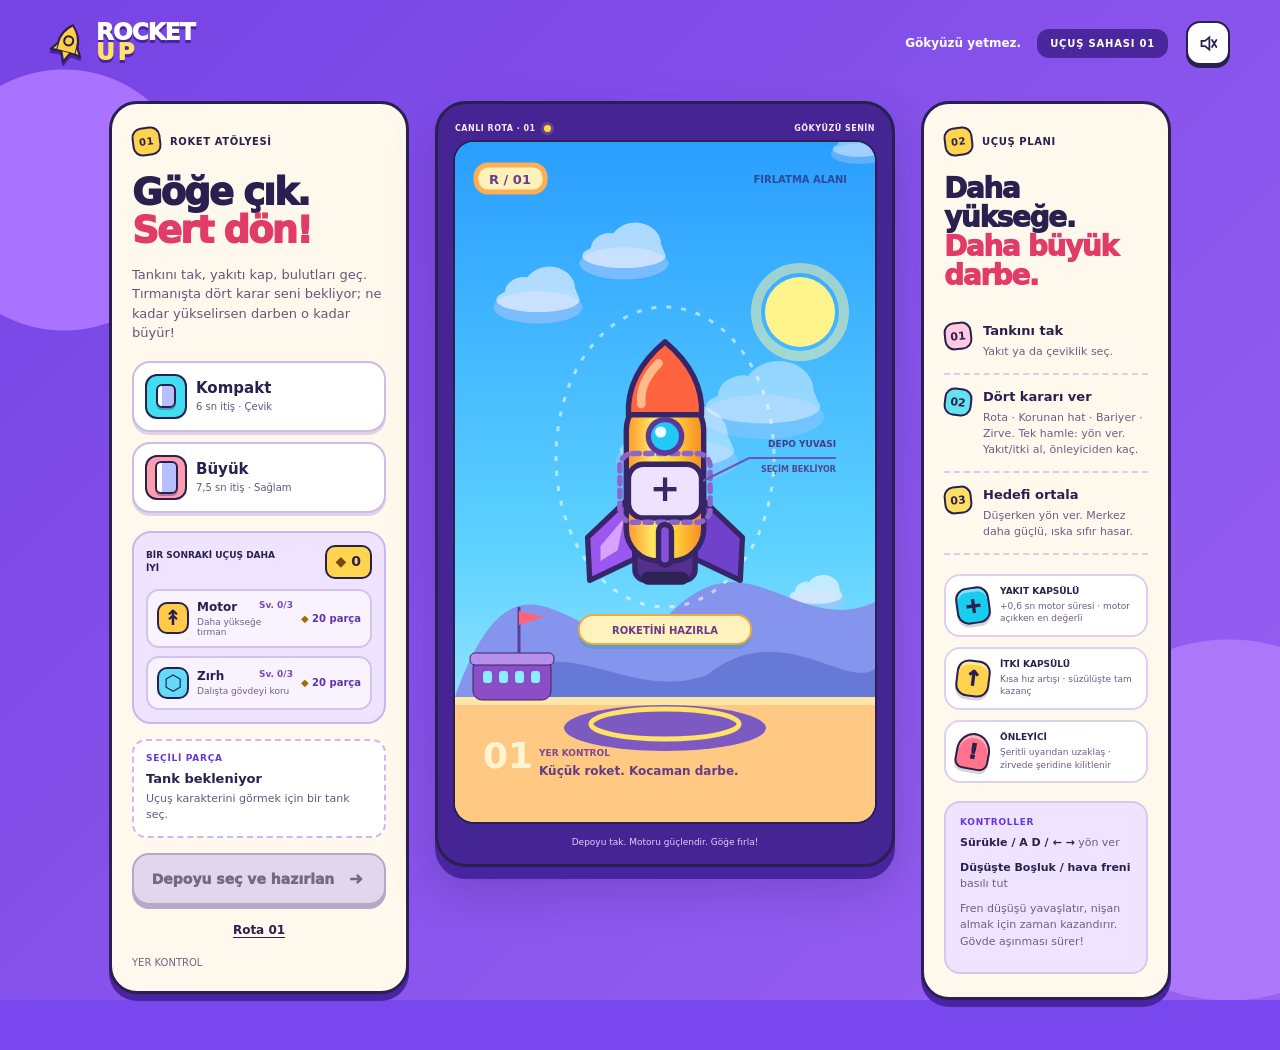
<file: games/rocketup/index.html>
<!doctype html>
<html lang="tr">
<head>
  <meta charset="utf-8">
  <meta name="viewport" content="width=device-width, initial-scale=1, viewport-fit=cover">
  <meta name="theme-color" content="#6435e5">
  <meta name="description" content="RocketUP: roketini kur, dört kararla göğe tırman, uzak üsse darbe indir. Tarayıcıda oynanan mobil uyumlu arcade prototipi.">
  <title>RocketUP — Prototip 01</title>
  <script>
    // Embedded in a library page: the host already frames the game, so the page
    // drops its own header and device frame instead of nesting a second one.
    try { if (window.self !== window.top) document.documentElement.dataset.embed = "1"; } catch (e) { document.documentElement.dataset.embed = "1"; }
  </script>
  <link rel="icon" href="data:image/svg+xml,%3Csvg%20xmlns%3D%22http%3A%2F%2Fwww.w3.org%2F2000%2Fsvg%22%20viewBox%3D%220%200%20512%20512%22%3E%0A%20%20%3Cdefs%3E%0A%20%20%20%20%3ClinearGradient%20id%3D%22bg%22%20x1%3D%220%22%20y1%3D%220%22%20x2%3D%221%22%20y2%3D%221%22%3E%3Cstop%20offset%3D%220%22%20stop-color%3D%22%237f4cf0%22%2F%3E%3Cstop%20offset%3D%221%22%20stop-color%3D%22%234f2bb8%22%2F%3E%3C%2FlinearGradient%3E%0A%20%20%20%20%3ClinearGradient%20id%3D%22body%22%20x1%3D%220%22%20y1%3D%220%22%20x2%3D%221%22%20y2%3D%220%22%3E%3Cstop%20offset%3D%220%22%20stop-color%3D%22%23ff942a%22%2F%3E%3Cstop%20offset%3D%22.4%22%20stop-color%3D%22%23ffe663%22%2F%3E%3Cstop%20offset%3D%221%22%20stop-color%3D%22%23f78823%22%2F%3E%3C%2FlinearGradient%3E%0A%20%20%3C%2Fdefs%3E%0A%20%20%3Crect%20width%3D%22512%22%20height%3D%22512%22%20rx%3D%22112%22%20fill%3D%22url(%23bg)%22%2F%3E%0A%20%20%3Ccircle%20cx%3D%22392%22%20cy%3D%22128%22%20r%3D%2246%22%20fill%3D%22%23fff38b%22%2F%3E%0A%20%20%3Cellipse%20cx%3D%22150%22%20cy%3D%22392%22%20rx%3D%22120%22%20ry%3D%2234%22%20fill%3D%22%23a2c5ff%22%20opacity%3D%22.55%22%2F%3E%0A%20%20%3Cellipse%20cx%3D%22350%22%20cy%3D%22430%22%20rx%3D%22150%22%20ry%3D%2240%22%20fill%3D%22%23ffffff%22%20opacity%3D%22.5%22%2F%3E%0A%20%20%3Cg%20transform%3D%22translate(256%20262)%20rotate(14)%22%20stroke%3D%22%23382568%22%20stroke-width%3D%2212%22%20stroke-linejoin%3D%22round%22%3E%0A%20%20%20%20%3Cpath%20d%3D%22M-34%2060%20L-70%20128%20L-30%20118%20Z%22%20fill%3D%22%237042cb%22%2F%3E%0A%20%20%20%20%3Cpath%20d%3D%22M34%2060%20L70%20128%20L30%20118%20Z%22%20fill%3D%22%239b57ef%22%2F%3E%0A%20%20%20%20%3Cpath%20d%3D%22M-30%20110%20L0%20190%20L30%20110%20Z%22%20fill%3D%22%23ff6234%22%20stroke%3D%22none%22%2F%3E%0A%20%20%20%20%3Cpath%20d%3D%22M-16%20110%20L0%20160%20L16%20110%20Z%22%20fill%3D%22%23ffdc3d%22%20stroke%3D%22none%22%2F%3E%0A%20%20%20%20%3Crect%20x%3D%22-56%22%20y%3D%22-60%22%20width%3D%22112%22%20height%3D%22180%22%20rx%3D%2244%22%20fill%3D%22url(%23body)%22%2F%3E%0A%20%20%20%20%3Cpath%20d%3D%22M-52%20-40%20Q-40%20-150%200%20-180%20Q40%20-150%2052%20-40%20Z%22%20fill%3D%22%23ff633f%22%2F%3E%0A%20%20%20%20%3Ccircle%20cx%3D%220%22%20cy%3D%22-20%22%20r%3D%2234%22%20fill%3D%22%235a3999%22%2F%3E%0A%20%20%20%20%3Ccircle%20cx%3D%220%22%20cy%3D%22-20%22%20r%3D%2224%22%20fill%3D%22%2323c9f6%22%20stroke%3D%22none%22%2F%3E%0A%20%20%20%20%3Ccircle%20cx%3D%22-8%22%20cy%3D%22-28%22%20r%3D%228%22%20fill%3D%22%23edffff%22%20stroke%3D%22none%22%2F%3E%0A%20%20%20%20%3Crect%20x%3D%22-46%22%20y%3D%2240%22%20width%3D%2292%22%20height%3D%2246%22%20rx%3D%2218%22%20fill%3D%22%232fd0ec%22%2F%3E%0A%20%20%3C%2Fg%3E%0A%3C%2Fsvg%3E%0A">
  <style>:root{--paper:#fff9ed;--paper-2:#ebe0ff;--accent:#6936de;--accent-dark:#4824a0;--navy:#29204f;--sky:#3bd9ff;--cyan:#19cdef;--coral:#ff5a76;--amber:#ffd34e;--white:#fff;--line:#d5c3f1;--shadow:0 12px 0 #4824a0,0 24px 48px #28115338}
*{box-sizing:border-box}
[hidden]{display:none!important}
html{background:#7947ee;color:var(--navy);font-family:"Trebuchet MS",ui-rounded,system-ui,-apple-system,"Segoe UI",sans-serif;overscroll-behavior:none;-webkit-tap-highlight-color:transparent;-webkit-text-size-adjust:100%}
body{margin:0;min-height:100vh;min-height:100svh;padding:env(safe-area-inset-top) env(safe-area-inset-right) env(safe-area-inset-bottom) env(safe-area-inset-left);overscroll-behavior:none;background:radial-gradient(circle at 5% 20%,#aa73ff 0 130px,transparent 131px),radial-gradient(circle at 96% 82%,#ab78fa 0 180px,transparent 181px),linear-gradient(135deg,#7544e4,#9861f2)}
button,a{font:inherit}button{color:inherit;touch-action:manipulation}
button:focus-visible,a:focus-visible{outline:4px solid #ffbf00;outline-offset:4px}
.site-header{height:86px;max-width:1210px;margin:auto;display:flex;align-items:center;padding:0 15px;color:#fff}
.brand{display:flex;align-items:center;gap:10px;color:#fff;text-decoration:none;line-height:.85;letter-spacing:-.05em;filter:drop-shadow(0 3px 0 #4824a0)}
.brand svg{width:36px;height:43px;fill:#ffcf45;stroke:var(--navy);stroke-width:2.3;stroke-linecap:round;stroke-linejoin:round;transform:rotate(15deg)}
.brand span{display:grid;font-size:23px}.brand b{font-weight:950}.brand em{font-style:normal;font-weight:950;color:#ffe369;letter-spacing:.12em}
.header-meta{margin-left:auto;display:flex;align-items:center;gap:16px;font-size:12px;font-weight:800}.header-meta strong{padding:9px 13px;background:#4b279e;border-radius:12px;font-size:10px;letter-spacing:.08em}
.icon-button,.hud-button{display:grid;place-items:center;border:2px solid var(--navy);background:#fff;border-radius:14px;cursor:pointer;box-shadow:0 3px 0 var(--navy)}
.icon-button{width:44px;height:44px;margin-left:18px}.icon-button svg{width:21px;fill:none;stroke:var(--navy);stroke-width:2;stroke-linecap:round}
.console-shell{width:min(1210px,calc(100% - 32px));margin:15px auto 50px;display:grid;grid-template-columns:300px 460px 250px;gap:26px;justify-content:center;align-items:start}
.build-column,.briefing{padding:23px 20px;background:var(--paper);border:3px solid var(--navy);border-radius:28px;box-shadow:0 7px 0 #4824a0}
.section-tag{display:flex;align-items:center;gap:9px;margin-bottom:18px;font-size:10px;font-weight:900;letter-spacing:.06em}.section-tag span{display:grid;place-items:center;width:29px;height:29px;border:2px solid var(--navy);border-radius:10px;background:var(--amber);transform:rotate(-7deg)}
h1,h2,p{margin-top:0}.build-panel h1,.briefing h2{font-size:37px;font-weight:950;line-height:1.04;letter-spacing:-.05em;margin-bottom:14px}.build-panel h1 em,.briefing h2 em{font-style:normal;color:#e13b69}.briefing h2{font-size:28px}
.intro{font-size:13px;line-height:1.5;color:#635778;margin-bottom:18px}
.tank-list{display:grid;gap:10px}
.tank-card{width:100%;display:grid;grid-template-columns:42px 1fr 20px;gap:9px;align-items:center;text-align:left;padding:11px;border:2px solid #cdbde5;border-radius:18px;background:#fff;cursor:pointer;box-shadow:0 3px 0 #dfd2eb;transition:transform .15s,box-shadow .15s}
.tank-card:hover{transform:translateY(-2px);border-color:var(--accent)}.tank-card[aria-pressed=true]{background:#fff2bd;border-color:var(--navy);box-shadow:0 4px 0 var(--navy);transform:rotate(-1deg)}
.tank-card strong{display:block;font-size:15px}.tank-card small{display:block;margin-top:3px;font-size:10px;color:#635778;line-height:1.35}
.tank-card>svg{width:20px;fill:none;stroke:#fff;stroke-width:3;background:var(--accent);border-radius:50%;opacity:0}.tank-card[aria-pressed=true]>svg{opacity:1}
.tank-icon{height:45px;display:grid;place-items:center;background:#42ddf1;border-radius:12px;border:2px solid var(--navy)}.tank-icon i{display:block;border:2px solid var(--navy);background:linear-gradient(90deg,#fff 25%,#b6c0ff 26%);border-radius:6px;box-shadow:0 2px 0 #29204f50}.tank-icon-compact i{width:20px;height:24px}.tank-icon-large{background:#ff9cae}.tank-icon-large i{width:23px;height:33px}
.workshop{margin-top:18px;padding:12px;border:2px solid #c9b6ed;border-radius:19px;background:#eee4ff}
.workshop-head{display:flex;justify-content:space-between;align-items:center;gap:8px;margin-bottom:10px;font-size:9px;font-weight:900;line-height:1.4}.workshop-head>span{max-width:140px}.workshop-head strong{padding:5px 9px;background:#ffd54f;border:2px solid var(--navy);border-radius:10px;font-size:14px;white-space:nowrap}.workshop-head i{font-style:normal;color:#784711}
.upgrade-list{display:grid;gap:8px}.upgrade-card{display:grid;grid-template-columns:32px 1fr auto;gap:8px;text-align:left;align-items:center;min-width:0;padding:9px;border:2px solid #d3c3ee;border-radius:13px;background:#fff;cursor:pointer}.upgrade-card:hover:not(:disabled){border-color:var(--accent);transform:translateY(-1px)}.upgrade-card:disabled{cursor:default;background:#f8f3ff}.upgrade-icon{display:grid;place-items:center;width:32px;height:32px;border:2px solid var(--navy);border-radius:10px;background:#ffca47;color:var(--navy);font-size:21px;font-weight:900}.upgrade-card:nth-child(2) .upgrade-icon{background:#64dcf9}.upgrade-card strong{display:flex;justify-content:space-between;gap:6px;font-size:12px}.upgrade-card strong i{font-size:9px;font-style:normal;color:#764ab5;white-space:nowrap}.upgrade-card small{display:block;font-size:9px;color:#706284;margin-top:3px}.upgrade-card>b{font-size:10px;color:#6331af;white-space:nowrap}.upgrade-card>b:before{content:"◆ ";color:#a86b00}
.selection-copy{margin:15px 0;padding:12px;border:2px dashed #cfb8ed;border-radius:14px;background:#fff}.selection-copy span,.mission-standby span,.controls-card>span{display:block;font-size:9px;font-weight:900;letter-spacing:.08em;color:var(--accent);margin-bottom:5px}.selection-copy strong{font-size:13px}.selection-copy p,.mission-standby p{font-size:11px;line-height:1.5;margin:4px 0 0;color:#685779}
.launch-button{width:100%;min-height:52px;display:flex;align-items:center;justify-content:center;gap:12px;border:2px solid var(--navy);border-radius:17px;background:linear-gradient(#ffe371,#ffc532);color:var(--navy);font-weight:950;font-size:14px;cursor:pointer;box-shadow:0 5px 0 #a96824;transition:transform .12s,box-shadow .12s}.launch-button:hover:not(:disabled){background:#ffe575;transform:translateY(-2px);box-shadow:0 7px 0 #a96824}.launch-button:active:not(:disabled){transform:translateY(3px);box-shadow:0 2px 0 #a96824}.launch-button svg{width:20px;fill:none;stroke:currentColor;stroke-width:3}.launch-button:disabled{background:#e1d7ed;border-color:#b7a8c8;color:#766884;box-shadow:0 4px 0 #b7a8c8;cursor:not-allowed}
.text-button{display:block;margin:13px auto 0;padding:5px;border:0;background:transparent;text-decoration:underline;text-underline-offset:3px;font-size:12px;font-weight:800;cursor:pointer}
.mission-standby{display:none;padding:16px;border:2px solid var(--navy);border-radius:19px;background:#fff2c4;box-shadow:0 4px 0 #e5c779}.mission-standby strong{display:block;font-size:23px}
.status-label{margin-top:15px;font-size:10px;color:#746382}
.stage-frame{background:#452493;border:3px solid #29204f;padding:10px 17px 15px;border-radius:31px;box-shadow:var(--shadow)}
.frame-label{height:28px;display:flex;align-items:center;gap:8px;color:#f5eaff;font-size:8px;font-weight:900;letter-spacing:.06em}.frame-label i{width:7px;height:7px;border-radius:50%;background:#ffdb47;box-shadow:0 0 0 3px #ffd34e30}.frame-label span:last-child{margin-left:auto}
#stage{position:relative;width:420px;max-width:100%;aspect-ratio:21/34;overflow:hidden;user-select:none;-webkit-user-select:none;-webkit-touch-callout:none;border-radius:19px;background:linear-gradient(#32c4ff,#85e9fb);isolation:isolate;box-shadow:0 0 0 2px #29204f}
#game-canvas{display:block;width:100%;height:100%;touch-action:none}
.flight-hud{position:absolute;inset:12px 12px auto;display:grid;grid-template-columns:1fr 1fr 40px;gap:8px;z-index:3;pointer-events:none}.flight-hud button{pointer-events:auto}.fuel-meter,.altitude-meter{padding:9px 11px;background:#fffcf1f5;border:2px solid var(--navy);border-radius:14px;box-shadow:0 3px 0 #29204f40}
.flight-hud span{display:block;font-size:9px;font-weight:900;letter-spacing:.06em}.flight-hud strong{display:block;font-size:17px;margin:2px 0 5px}.flight-hud div div{height:6px;background:#e0d4ed;border-radius:9px;overflow:hidden}.flight-hud div i{display:block;width:100%;height:100%;background:var(--cyan)}.altitude-meter div i{background:#a053f5;width:0}
.flight-vitals{grid-column:1/-1;display:grid!important;grid-template-columns:1fr .8fr 1.2fr;gap:10px;padding:9px 11px;background:#392165eb;color:#fff;border:2px solid #26194c;border-radius:13px;box-shadow:0 3px 0 #29204f30}.flight-vitals>div{height:auto!important;background:none!important;overflow:visible!important}.flight-vitals strong{font-size:13px;margin:3px 0 0}.flight-vitals span{font-size:8px;color:#ebdfff;letter-spacing:.02em}.integrity-meter>div{margin-top:4px;height:4px!important;background:#ffffff30!important}.integrity-meter>div i{background:var(--amber)!important}
.hud-button{width:40px;height:40px;background:#ffdc64}.hud-button svg{width:20px;fill:none;stroke:currentColor;stroke-width:3}
.flight-hint,.toast{position:absolute;z-index:4;left:50%;transform:translateX(-50%);background:#452493;color:#fff;border:2px solid var(--navy);border-radius:15px;padding:10px 13px;font-size:11px;font-weight:900;max-width:92%;text-align:center;pointer-events:none;box-shadow:0 4px 0 #29204f35}.flight-hint{bottom:110px;white-space:normal}.toast{top:40%;background:#ffdd5e;color:var(--navy);white-space:nowrap;transform:translateX(-50%) rotate(-3deg)}
.brake-button{position:absolute;z-index:4;right:13px;bottom:18%;min-height:46px;max-width:58%;padding:10px 13px;border:2px solid var(--navy);border-radius:15px;background:#ffe069;color:var(--navy);font-size:10px;font-weight:950;box-shadow:0 4px 0 #a46b23;cursor:pointer;touch-action:none;user-select:none;-webkit-user-select:none;-webkit-touch-callout:none}.brake-button:active,.brake-button[aria-pressed=true],.brake-button.is-active{background:#fff4c5;transform:translateY(3px);box-shadow:0 1px 0 #a46b23}.brake-button:disabled{opacity:.55;cursor:default}
.modal-card{position:absolute;z-index:5;inset:50% auto auto 50%;transform:translate(-50%,-50%);width:calc(100% - 44px);padding:23px;background:#fff9edf9;border:3px solid var(--navy);border-radius:27px;text-align:center;box-shadow:0 8px 0 #29204f55,0 18px 50px #29204f40}.modal-card>span{font-size:10px;font-weight:900;letter-spacing:.1em;color:var(--accent)}.modal-card h2{font-size:33px;letter-spacing:-.04em;margin:8px 0}.modal-card>p{font-size:12px;line-height:1.5;color:#6a597e}
.damage-hero{margin:15px 0 12px;padding:16px;background:linear-gradient(135deg,#843feb,#5429b9);color:#fff;border:2px solid var(--navy);border-radius:20px;box-shadow:0 5px 0 #d6c2ea;transform:rotate(-2deg)}.damage-hero strong{display:block;font-size:55px;font-weight:950;line-height:.95;letter-spacing:-.05em;color:#ffe269;text-shadow:0 3px 0 #452493}.damage-hero span{display:block;margin-top:6px;font-size:10px;font-weight:900;letter-spacing:.15em}.modal-card dl{display:grid;grid-template-columns:repeat(2,1fr);margin:16px 0 20px;gap:7px}.modal-card dl div{background:#eee3ff;padding:9px;border-radius:12px}.modal-card dt{font-size:8px;font-weight:800;letter-spacing:.06em}.modal-card dd{margin:4px 0 0;font-size:16px;font-weight:900}
.controls-caption{text-align:center;color:#dfd0fb;font-size:9px;margin:14px 0 0;line-height:1.4}.controls-caption b{color:#fff0a6}.controls-caption span{margin:0 4px}
.briefing ol{list-style:none;padding:0;margin:19px 0}.briefing li{display:flex;gap:11px;padding:13px 0;border-bottom:2px dashed #dccce9}.briefing li>b{display:grid;place-items:center;flex:0 0 28px;height:28px;font-size:11px;background:#ffcae1;border:2px solid var(--navy);border-radius:10px;transform:rotate(-6deg)}.briefing li:nth-child(2)>b{background:#66e1f0;transform:rotate(7deg)}.briefing li:nth-child(3)>b{background:#ffdf63}.briefing li strong{display:block;font-size:13px;color:var(--navy);margin-bottom:3px}.briefing li span{font-size:11px;line-height:1.45;color:#715c85}
.legend{display:grid;gap:10px}.legend>div{display:flex;gap:10px;align-items:center;padding:10px;background:#fff;border:2px solid #dfcfef;border-radius:16px}.legend p{margin:0}.legend strong,.legend small{display:block;font-size:9px}.legend small{margin-top:4px;color:#705d85;line-height:1.4}
.pickup-mark,.threat-mark{flex:0 0 34px;width:34px;height:37px;display:grid;place-items:center;font-size:21px;font-weight:950;border-radius:12px;border:2px solid var(--navy);background:var(--cyan);box-shadow:inset 0 3px 0 #ffffff70,0 3px 0 #29204f30;transform:rotate(-8deg)}.boost-mark{background:var(--amber);transform:rotate(7deg)}.threat-mark{background:#ff748c;border-radius:50% 50% 9px 9px;transform:rotate(10deg)}
.controls-card{margin-top:18px;padding:14px;background:#eee4ff;border-radius:16px;border:2px solid #d9c6ef}.controls-card p{font-size:11px;line-height:1.5;margin:8px 0;color:#705d85}.controls-card b{color:var(--navy)}
body:not([data-phase=build]) .build-panel{display:none}body:not([data-phase=build]) .mission-standby{display:block}
.impact{animation:impact-pulse .32s ease-out}.pickup-flash{animation:pickup-pulse .42s ease-out}.milestone{animation:milestone-pulse .6s ease-out}@keyframes impact-pulse{50%{filter:brightness(1.35);transform:scale(.992)}}@keyframes pickup-pulse{50%{box-shadow:inset 0 0 55px #24dfffaa}}@keyframes milestone-pulse{50%{box-shadow:inset 0 0 70px #ffce55aa}}
#fuel-fill.low{background:var(--coral)}#integrity-fill.low{background:var(--coral)!important}#game-canvas:focus-visible{outline:3px solid var(--amber);outline-offset:-4px}
@media(max-width:1120px){.console-shell{grid-template-columns:290px 460px}.briefing{display:none}}
@media(max-width:800px){body:not([data-phase=build]){height:100svh;overflow:hidden}body:not([data-phase=build]) .stage-frame{touch-action:none}.hud-button{width:44px;height:44px}.flight-hud{grid-template-columns:1fr 1fr 44px}.site-header{height:58px;padding:0 16px}.brand svg{width:25px;height:31px}.brand span{font-size:16px}.header-meta span{display:none}.header-meta strong{font-size:8px;padding:7px 9px}.icon-button{width:35px;height:35px;margin-left:11px;border-radius:11px}.console-shell{width:100%;margin:0;display:flex;flex-direction:column;gap:0}.stage-column{order:1;width:100%}.stage-frame{padding:5px 0 0;border:0;border-radius:0;box-shadow:none}.frame-label{padding:0 13px;height:25px;font-size:7px}#stage{width:min(100vw,420px,calc((100svh - 122px) * 21 / 34));margin:auto;border-radius:0;box-shadow:none}.controls-caption{min-height:30px;margin:9px 0 0;font-size:9px}.build-column{order:2;width:min(100% - 24px,420px);margin:14px auto 24px;padding:16px;border-radius:23px}.build-column .section-tag,.build-panel h1,.build-panel .intro{display:none}.briefing{display:none}.mission-standby{margin-bottom:14px}body:not([data-phase=build]) .build-column{display:none}body[data-phase=build] #stage{width:min(100vw,420px,calc(39svh * 21 / 34));border-radius:15px}body[data-phase=build] .stage-frame{width:fit-content;margin:12px auto 0;border:2px solid var(--navy);border-radius:23px;padding:4px 10px 0;box-shadow:0 5px 0 #4824a0}body[data-phase=build] .frame-label{font-size:6px;letter-spacing:0;padding:0 2px}body[data-phase=build] .controls-caption{font-size:7px;min-height:25px;margin-top:7px}.tank-list{grid-template-columns:1fr 1fr;gap:9px}.tank-card{grid-template-columns:32px 1fr;gap:8px;padding:10px 8px;border-radius:14px}.tank-card>svg{display:none}.tank-icon{height:38px;border-radius:10px}.tank-card strong{font-size:13px}.tank-card small{font-size:9px}.workshop{margin-top:14px;padding:10px}.workshop-head>span{max-width:none;font-size:8px}.upgrade-list{grid-template-columns:1fr 1fr;gap:8px}.upgrade-card{grid-template-columns:28px 1fr;gap:6px;padding:8px}.upgrade-icon{width:28px;height:30px;font-size:19px}.upgrade-card strong{font-size:11px}.upgrade-card strong i{font-size:8px}.upgrade-card small{font-size:8px;line-height:1.4}.upgrade-card>b{grid-column:1/-1;text-align:right}.selection-copy{margin:12px 0;padding:9px}.selection-copy span{display:none}.selection-copy strong{font-size:12px}.selection-copy p{font-size:11px}.status-label{font-size:9px;margin-top:12px}.flight-hud{inset:10px 10px auto}.fuel-meter,.altitude-meter{padding:8px 9px}.flight-hint{font-size:10px}.brake-button{right:10px;bottom:18%;font-size:9px;min-height:44px}}
@media(max-width:370px){.header-meta strong{font-size:7px}.flight-hud{inset:8px 8px auto;gap:6px;grid-template-columns:1fr 1fr 38px}.flight-hud strong{font-size:14px}.flight-vitals{gap:5px;padding:8px}.flight-vitals strong{font-size:11px}.flight-vitals span{font-size:7px}.modal-card{padding:18px;width:calc(100% - 30px)}.modal-card h2{font-size:29px}.controls-caption{font-size:8px}.brake-button{font-size:8px;padding:9px}}
@media(min-width:801px){body:not([data-phase=build]) .site-header{display:none}body:not([data-phase=build]) .console-shell{margin:8px auto}body:not([data-phase=build]) #stage{width:min(420px,calc((100svh - 104px) * 21 / 34));margin:auto}}
@media(prefers-reduced-motion:reduce){*{scroll-behavior:auto!important;transition:none!important;animation:none!important}}
@media(max-height:520px){.flight-hud{gap:6px}.flight-hud strong{font-size:13px;margin:1px 0 4px}.fuel-meter,.altitude-meter{padding:7px 9px}.flight-vitals{padding:7px 9px}}
/* Embedded build: no duplicate header, no nested phone frame, and the space they used goes to the stage. */
html[data-embed] .site-header,html[data-embed] .briefing{display:none}
html[data-embed] body{background:linear-gradient(160deg,#6d3fe4,#8f5cf0);padding:0}
html[data-embed] .console-shell{width:100%;margin:0;display:flex;flex-direction:column;gap:0;align-items:stretch}
html[data-embed] .stage-column{order:1;width:100%}
html[data-embed] .stage-frame,html[data-embed] body[data-phase=build] .stage-frame{width:auto;margin:0;padding:3px 0 0;border:0;border-radius:0;box-shadow:none;background:#452493}
html[data-embed] .frame-label,html[data-embed] body[data-phase=build] .frame-label{padding:0 12px;height:21px;font-size:7px;letter-spacing:.04em}
html[data-embed] #stage,html[data-embed] body[data-phase=build] #stage{width:min(100vw,430px,calc((100svh - 78px) * 21 / 34));margin:auto;border-radius:0;box-shadow:none}
html[data-embed] body[data-phase=build] #stage{width:min(100vw,430px,calc(54svh * 21 / 34))}
html[data-embed] .controls-caption,html[data-embed] body[data-phase=build] .controls-caption{font-size:8px;min-height:20px;margin:6px 0 0}
html[data-embed] .build-column{order:2;width:min(100% - 18px,430px);margin:10px auto 18px;padding:14px;border-radius:20px}
html[data-embed] .build-column .section-tag,html[data-embed] .build-panel h1,html[data-embed] .build-panel .intro{display:none}
html[data-embed] body:not([data-phase=build]){height:100svh;overflow:hidden}
html[data-embed] body:not([data-phase=build]) .console-shell{min-height:100svh;justify-content:center}
</style>
</head>
<body data-phase="build">
  <header class="site-header">
    <a class="brand" href="#main" aria-label="RocketUP ana ekran">
      <svg viewBox="0 0 40 46" aria-hidden="true"><path d="M20 2c7 6 11 14 11 23v8H9v-8C9 16 13 8 20 2Z"/><circle cx="20" cy="20" r="5"/><path d="m9 25-6 9 6-1m22-8 6 9-6-1M15 33l5 11 5-11"/></svg>
      <span><b>ROCKET</b><em>UP</em></span>
    </a>
    <div class="header-meta"><span>Gökyüzü yetmez.</span><strong>UÇUŞ SAHASI 01</strong></div>
    <button id="sound-button" class="icon-button" type="button" aria-label="Sesi aç" aria-pressed="false">
      <svg viewBox="0 0 24 24" aria-hidden="true"><path d="M4 9v6h4l5 4V5L8 9H4Zm12-1 5 8m0-8-5 8"/></svg>
    </button>
  </header>

  <main id="main" class="console-shell">
    <aside class="build-column" aria-label="Roket kurulumu">
      <div class="section-tag"><span>01</span> ROKET ATÖLYESİ</div>
      <section id="build-panel" class="build-panel">
        <h1>Göğe çık.<br><em>Sert dön!</em></h1>
        <p class="intro">Tankını tak, yakıtı kap, bulutları geç. Tırmanışta dört karar seni bekliyor; ne kadar yükselirsen darben o kadar büyür!</p>
        <div class="tank-list" role="group" aria-label="Yakıt tankı seçimi">
          <button class="tank-card" type="button" data-tank="compact" aria-pressed="false">
            <span class="tank-icon tank-icon-compact" aria-hidden="true"><i></i></span>
            <span><strong>Kompakt</strong><small>6 sn itiş · Çevik</small></span>
            <svg viewBox="0 0 20 20" aria-hidden="true"><path d="m5 10 3 3 7-7"/></svg>
          </button>
          <button class="tank-card" type="button" data-tank="large" aria-pressed="false">
            <span class="tank-icon tank-icon-large" aria-hidden="true"><i></i></span>
            <span><strong>Büyük</strong><small>7,5 sn itiş · Yavaş manevra</small></span>
            <svg viewBox="0 0 20 20" aria-hidden="true"><path d="m5 10 3 3 7-7"/></svg>
          </button>
        </div>
        <section class="workshop" aria-labelledby="workshop-title">
          <div class="workshop-head"><span id="workshop-title">BİR SONRAKİ UÇUŞ DAHA İYİ</span><strong><i aria-hidden="true">◆</i> <span id="credits-value">0</span></strong></div>
          <div class="upgrade-list">
            <button id="upgrade-engine" class="upgrade-card" type="button">
              <span class="upgrade-icon" aria-hidden="true">↟</span>
              <span><strong>Motor <i id="engine-level">0 / 3</i></strong><small>Daha yükseğe tırman</small></span>
              <b id="engine-cost">10</b>
            </button>
            <button id="upgrade-armor" class="upgrade-card" type="button">
              <span class="upgrade-icon" aria-hidden="true">⬡</span>
              <span><strong>Zırh <i id="armor-level">0 / 3</i></strong><small>Dalışta gövdeyi koru</small></span>
              <b id="armor-cost">10</b>
            </button>
          </div>
        </section>
        <div class="selection-copy" aria-live="polite">
          <span>SEÇİLİ PARÇA</span>
          <strong id="tank-name">Tank bekleniyor</strong>
          <p id="tank-description">Uçuş karakterini görmek için bir tank seç.</p>
        </div>
        <button id="launch-button" class="launch-button" type="button" disabled>
          <span>Depoyu seç ve hazırlan</span>
          <svg viewBox="0 0 24 24" aria-hidden="true"><path d="M5 12h13m-5-5 5 5-5 5"/></svg>
        </button>
        <button id="layout-button" class="text-button" type="button">Rota 01</button>
      </section>
      <section class="mission-standby" aria-label="Görev hedefi">
        <span>HEDEFİ ORTALA</span><strong>Yükseklik = darbe</strong>
        <p>Dönüşte hedefe yönel. Merkeze vurmak daha güçlü; ıskalamak sıfır hasar. Frenle zaman kazan, ama gövden aşınmaya devam eder.</p>
      </section>
      <div id="status-label" class="status-label" role="status">Montaj için hazır</div>
    </aside>

    <section class="stage-column" aria-label="Uçuş ekranı">
      <div class="stage-frame">
        <div class="frame-label"><span id="route-label">CANLI ROTA · 01</span><i></i><span>GÖKYÜZÜ SENİN</span></div>
        <div id="stage">
          <canvas id="game-canvas" width="420" height="680" tabindex="0" aria-label="RocketUP uçuş sahası" aria-describedby="controls-caption"></canvas>
          <div id="flight-hud" class="flight-hud" hidden>
            <div class="fuel-meter"><span>YAKIT</span><strong id="fuel-value">6.0 sn</strong><div><i id="fuel-fill"></i></div></div>
            <div class="altitude-meter"><span>İRTİFA</span><strong id="altitude-value">0 m</strong><div><i id="progress-fill"></i></div></div>
            <button id="pause-button" class="hud-button" type="button" aria-label="Oyunu duraklat"><svg viewBox="0 0 24 24" aria-hidden="true"><path d="M8 6v12m8-12v12"/></svg></button>
            <div class="flight-vitals">
              <div class="integrity-meter"><span>GÖVDE</span><strong id="integrity-value">100%</strong><div><i id="integrity-fill"></i></div></div>
              <div><span>DARBE GÜCÜ</span><strong id="damage-value">0</strong></div>
              <div><span id="flight-phase">TIRMANIŞ</span><strong id="distance-value">Hedef 0 m</strong></div>
            </div>
          </div>
          <div id="flight-hint" class="flight-hint" hidden>Sağa ve sola sürükle</div>
          <div id="toast" class="toast" role="status" hidden>+0,6 sn itki</div>
          <button id="brake-button" class="brake-button" type="button" aria-label="Hava freni: düşüşü yavaşlatmak için basılı tut. Gövde aşınmaya devam eder." hidden>HAVA FRENİ · BASILI TUT</button>
          <section id="result-panel" class="modal-card" aria-labelledby="result-title" hidden>
            <span id="result-kicker">GÖREV TAMAMLANDI</span>
            <h2 id="result-title">Tam isabet.</h2>
            <p id="result-description">Uzak hedefe darbe ulaştı.</p>
            <div class="damage-hero"><strong id="result-damage">0</strong><span>HASAR</span></div>
            <dl class="result-stats"><div><dt>EN YÜKSEK</dt><dd id="result-altitude">0 m</dd></div><div><dt>GÖVDE</dt><dd id="result-integrity">0%</dd></div><div><dt>KAPSÜL</dt><dd id="result-pickups">0</dd></div><div><dt>PARÇA</dt><dd id="result-credits">+0</dd></div></dl>
            <button id="retry-button" class="launch-button" type="button">Aynı roketle tekrar</button>
            <button id="rebuild-button" class="text-button" type="button">Tankı değiştir</button>
          </section>
          <section id="pause-panel" class="modal-card" aria-labelledby="pause-title" hidden>
            <span>UÇUŞ BEKLEMEDE</span><h2 id="pause-title">Kısa mola.</h2>
            <button id="resume-button" class="launch-button" type="button">Uçuşa dön</button>
            <button id="pause-rebuild-button" class="text-button" type="button">Hangara dön</button>
          </section>
        </div>
        <p id="controls-caption" class="controls-caption"><b>SÜRÜKLE / A D</b> yön ver <span>·</span> <b>4 KARAR</b> tırmanışta <span>·</span> <b>BOŞLUK</b> inişte fren</p>
      </div>
    </section>

    <aside class="briefing" aria-label="Görev brifingi">
      <div class="section-tag"><span>02</span> UÇUŞ PLANI</div>
      <h2>Daha yükseğe.<br><em>Daha büyük darbe.</em></h2>
      <ol>
        <li><b>01</b><span><strong>Tankını tak</strong>Yakıt ya da çeviklik seç.</span></li>
        <li><b>02</b><span><strong>Dört kararı ver</strong>Rota · Korunan hat · Bariyer · Zirve. Tek hamle: yön ver. Yakıt/itki al, önleyiciden kaç.</span></li>
        <li><b>03</b><span><strong>Hedefi ortala</strong>Düşerken yön ver. Merkez daha güçlü, ıska sıfır hasar.</span></li>
      </ol>
      <div class="legend">
        <div><span class="pickup-mark" aria-hidden="true">+</span><p><strong>YAKIT KAPSÜLÜ</strong><small>+0,6 sn motor süresi · motor açıkken en değerli</small></p></div>
        <div><span class="pickup-mark boost-mark" aria-hidden="true">↑</span><p><strong>İTKİ KAPSÜLÜ</strong><small>Kısa hız artışı · süzülüşte tam kazanç</small></p></div>
        <div><span class="threat-mark" aria-hidden="true">!</span><p><strong>ÖNLEYİCİ</strong><small>Şeritli uyarıdan uzaklaş · zirvede şeridine kilitlenir</small></p></div>
      </div>
      <div class="controls-card"><span>KONTROLLER</span><p><b>Sürükle / A D / ← →</b> yön ver</p><p><b>Düşüşte Boşluk / hava freni</b> basılı tut</p><p>Fren düşüşü yavaşlatır, nişan almak için zaman kazandırır. Gövde aşınması sürer!</p></div>
    </aside>
  </main>

  <script>
(function (root, factory) {
  var api = factory();
  if (typeof module === "object" && module.exports) module.exports = api;
  if (root) root.RocketSim = api;
})(typeof window !== "undefined" ? window : globalThis, function () {
  "use strict";

  var MIN_X = 0.08, MAX_X = 0.92, MAX_STEP = 1 / 120;
  var GRAVITY = 42, THRUST = 72, MAX_UP_SPEED = 200, BOOST_MAX_SPEED = 240;
  // A boost above the powered speed cap is a short surge: it fades toward the cap while the engine runs.
  var BOOST_IMPULSE = 35, BOOST_FADE = 1.6;
  // 1M4C encounter: one mechanic (steer) and four staged decisions during ascent.
  // Stage altitudes scale with the build's no-pickup engine cutoff altitude so every build meets all four.
  var STAGE_TEACH = 0.2, STAGE_ROUTE = 0.4, STAGE_GUARDED = 0.75, GUARD_WARN_LEAD = 330;
  var WARNING_LEAD = 0.7, STAGE_THREAT_GAP = 400, APEX_THREAT_GAP = 650;
  var PICKUP_X_RADIUS = 0.055, PICKUP_ALT_RADIUS = 26;
  var THREAT_X_RADIUS = 0.055, THREAT_ALT_RADIUS = 28;
  var TARGET_RADIUS = 0.13, EPSILON = 1e-9;

  var TANKS = Object.freeze({
    compact: Object.freeze({ label: "Compact", capacity: 6, speed: 0.75 }),
    large: Object.freeze({ label: "Large", capacity: 7.5, speed: 0.48 })
  });

  function mirror(x, layout) { return layout === 1 ? 1 - x : x; }

  function makeThreat(id, x, warnAltitude, spawnWhen, spawnGap) {
    return {
      id: id, x: x, lockX: false, stage: null,
      warnAltitude: warnAltitude, spawnWhen: spawnWhen, spawnGap: spawnGap,
      warningAt: null, spawnAt: null,
      verticalSpeed: 220, active: false, altitude: null, spawnAltitude: null,
      warned: false, passed: false
    };
  }

  // Altitude where an unassisted powered ascent runs out of fuel (closed form of verticalResult).
  function cutoffAltitude(capacity, engine) {
    var acceleration = THRUST + engine * 4 - GRAVITY;
    var toCap = Math.min(capacity, (MAX_UP_SPEED - 80) / acceleration);
    return 20 + 80 * toCap + 0.5 * acceleration * toCap * toCap + MAX_UP_SPEED * (capacity - toCap);
  }

  function createRun(tankId, layout, upgrades) {
    if (layout === undefined) layout = 0;
    upgrades = upgrades || {};
    var engine = clamp(Math.floor(upgrades.engine || 0), 0, 3);
    var armor = clamp(Math.floor(upgrades.armor || 0), 0, 3);
    var tank = TANKS[tankId];
    if (!tank) throw new Error("Unknown tank: " + tankId);
    var capacity = tank.capacity + engine;
    var cutoff = cutoffAltitude(capacity, engine);
    var maxIntegrity = (tankId === "compact" ? 90 : 110) + armor * 25;
    return {
      tankId: tankId, phase: "flying", time: 0, x: mirror(0.28, layout),
      vx: 0, bank: 0, braking: false, aimQuality: 0,
      fuel: capacity, capacity: capacity,
      altitude: 20, vy: 80, peakAltitude: 20, flightMode: "powered",
      integrity: maxIntegrity, maxIntegrity: maxIntegrity,
      potentialDamage: 33, damage: 0, distance: 0, targetDistance: 4800,
      creditsEarned: 0, upgrades: { engine: engine, armor: armor },
      target: { x: mirror(0.72, layout), altitude: 0, radius: TARGET_RADIUS, distance: 4800, revealed: false },
      pickups: [
        // Teaching capsule: the fuel bar visibly refills before the first decision.
        fuelPickup("fuel-teach", mirror(0.5, layout), cutoff * STAGE_TEACH),
        // Decision 1 (route): fuel or boost at the same altitude; both cannot be reached.
        fuelPickup("fuel-route", mirror(0.28, layout), cutoff * STAGE_ROUTE),
        boostPickup("boost-route", mirror(0.72, layout), cutoff * STAGE_ROUTE),
        // Decision 2 (guarded): two capsules stacked in an interceptor lane.
        fuelPickup("fuel-guarded-1", mirror(0.34, layout), cutoff * STAGE_GUARDED - 70),
        fuelPickup("fuel-guarded-2", mirror(0.34, layout), cutoff * STAGE_GUARDED),
        // Decision 3 (barrier): two capsules between two interceptor lanes, one capsule wide.
        fuelPickup("fuel-gap-1", mirror(0.5, layout), cutoff + 90),
        fuelPickup("fuel-gap-2", mirror(0.5, layout), cutoff + 160),
        fuelPickup("fuel-wide", mirror(0.84, layout), cutoff + 125)
      ],
      threats: [
        stageThreat("interceptor-guard", mirror(0.34, layout), 2,
          cutoff * STAGE_GUARDED - GUARD_WARN_LEAD, cutoff * STAGE_GUARDED - 70, STAGE_THREAT_GAP),
        stageThreat("interceptor-barrier-1", mirror(0.36, layout), 3, cutoff - 350, cutoff - 60, STAGE_THREAT_GAP),
        stageThreat("interceptor-barrier-2", mirror(0.64, layout), 3, cutoff - 350, cutoff - 60, STAGE_THREAT_GAP)
      ],
      // Decision 4 (apex) spawns once the engine is off above the cutoff band: see emitTriggers.
      stages: {
        cutoffAltitude: cutoff,
        announce: { route: cutoff * STAGE_ROUTE - 200, guarded: cutoff * STAGE_GUARDED - GUARD_WARN_LEAD, barrier: cutoff - 350 },
        marks: { route: cutoff * STAGE_ROUTE, guarded: cutoff * STAGE_GUARDED, barrier: cutoff + 125, apex: null },
        apexTrigger: cutoff + 260, announced: {}, apexSpawned: false
      },
      stage: 0,
      events: [], outcome: null, collected: 0,
      _engineOn: true, _apexRecorded: false, _milestone: 500
    };
  }

  function stageThreat(id, x, stage, warnAltitude, spawnWhen, spawnGap) {
    var threat = makeThreat(id, x, warnAltitude, spawnWhen, spawnGap);
    threat.stage = stage;
    return threat;
  }

  function fuelPickup(id, x, altitude) {
    return { id: id, type: "fuel", kind: "fuel", x: x, altitude: altitude, collected: false };
  }

  function boostPickup(id, x, altitude) {
    return { id: id, type: "boost", kind: "boost", x: x, altitude: altitude, collected: false };
  }

  function clamp(value, low, high) { return Math.max(low, Math.min(high, value)); }

  function bandInterval(start, end, center, radius) {
    var delta = end - start;
    if (Math.abs(delta) <= EPSILON) {
      return Math.abs(start - center) <= radius + EPSILON ? [0, 1] : null;
    }
    var a = (center - radius - start) / delta;
    var b = (center + radius - start) / delta;
    var low = Math.max(0, Math.min(a, b));
    var high = Math.min(1, Math.max(a, b));
    return low <= high + EPSILON ? [low, high] : null;
  }

  function sweptContact(x0, x1, x, xRadius, y0, y1, y, yRadius) {
    var horizontal = bandInterval(x0, x1, x, xRadius);
    var vertical = bandInterval(y0, y1, y, yRadius);
    if (!horizontal || !vertical) return null;
    var first = Math.max(horizontal[0], vertical[0]);
    return first <= Math.min(horizontal[1], vertical[1]) + EPSILON ? first : null;
  }

  function announceStage(run, stage, id) {
    if (!run.stages || run.stages.announced[id]) return;
    run.stages.announced[id] = true;
    run.stage = Math.max(run.stage, stage);
    run.events.push({ type: "stage", time: run.time, x: run.x, stage: stage, id: id });
  }

  function emitTriggers(run) {
    var ascending = run.vy > 0;
    if (run.stages && ascending) {
      var announce = run.stages.announce;
      if (run.altitude >= announce.route - EPSILON) announceStage(run, 1, "route");
      if (run.altitude >= announce.guarded - EPSILON) announceStage(run, 2, "guarded");
      if (run.altitude >= announce.barrier - EPSILON) announceStage(run, 3, "barrier");
      if (!run.stages.apexSpawned && run.fuel <= EPSILON && run.altitude >= run.stages.apexTrigger - EPSILON) {
        spawnApexDecision(run);
      }
    }
    run.threats.forEach(function (threat) {
      if (!threat.warned) {
        var due = threat.warnAltitude != null
          ? ascending && run.altitude >= threat.warnAltitude - EPSILON
          : threat.warningAt != null && run.time >= threat.warningAt - EPSILON;
        if (!due) return;
        threat.warned = true;
        if (threat.warningAt == null) threat.warningAt = run.time;
        if (threat.lockX) threat.x = clamp(run.x, MIN_X, MAX_X);
        if (threat.spawnWhen == null && threat.spawnAt == null) threat.spawnAt = threat.warningAt + WARNING_LEAD;
        run.events.push({ type: "warning", time: threat.warningAt, x: threat.x, stage: threat.stage });
      }
      if (!threat.active && !threat.passed) {
        var spawn = threat.spawnWhen != null
          ? run.altitude >= threat.spawnWhen - EPSILON
          : threat.spawnAt != null && run.time >= threat.spawnAt - EPSILON;
        if (!spawn) return;
        threat.active = true;
        threat.altitude = run.altitude + (threat.spawnGap || 650);
        threat.spawnAltitude = threat.altitude;
      }
    });
  }

  // Decision 4: after engine cutoff an interceptor locks onto the current lane. A boost waits
  // in that lane (large gain while coasting); a fuel capsule waits safely to the side.
  function spawnApexDecision(run) {
    run.stages.apexSpawned = true;
    run.stages.marks.apex = run.altitude + 170;
    var laneX = clamp(run.x, MIN_X, MAX_X);
    var sideX = clamp(laneX + (laneX < 0.5 ? 0.24 : -0.24), MIN_X, MAX_X);
    run.pickups.push(boostPickup("boost-apex", laneX, run.altitude + 170));
    run.pickups.push(fuelPickup("fuel-apex", sideX, run.altitude + 190));
    var threat = makeThreat("interceptor-apex", laneX, null, null, APEX_THREAT_GAP);
    threat.stage = 4; threat.lockX = true;
    threat.warned = true; threat.warningAt = run.time; threat.spawnAt = run.time + WARNING_LEAD;
    run.threats.push(threat);
    run.events.push({ type: "warning", time: run.time, x: laneX, stage: 4 });
    announceStage(run, 4, "apex");
  }

  function nextBoundary(run, maximum) {
    var boundary = maximum;
    run.threats.forEach(function (threat) {
      if (!threat.warned && threat.warningAt != null && threat.warningAt > run.time + EPSILON) {
        boundary = Math.min(boundary, threat.warningAt - run.time);
      }
      if (threat.warned && !threat.active && !threat.passed && threat.spawnAt != null && threat.spawnAt > run.time + EPSILON) {
        boundary = Math.min(boundary, threat.spawnAt - run.time);
      }
    });
    if (run.fuel > EPSILON) boundary = Math.min(boundary, run.fuel);
    return boundary;
  }

  function finish(run, time, x, outcome, altitude, vy) {
    run.time = time; run.x = x;
    run.altitude = altitude === undefined ? 0 : altitude;
    run.vy = vy === undefined ? 0 : vy;
    run.phase = "finished"; run.outcome = outcome;
    run.damage = outcome === "success"
      ? Math.round(run.potentialDamage * (0.25 + 0.75 * run.integrity / run.maxIntegrity) * run.aimQuality) : 0;
    run.creditsEarned = Math.max(3, Math.floor(run.peakAltitude / 180)) +
      Math.floor(run.damage / 14);
    run.events.push({ type: "finish", time: time, x: x, outcome: outcome });
  }

  function verticalResult(run, duration) {
    var powered = run.fuel > EPSILON;
    var acceleration = powered ? (THRUST + run.upgrades.engine * 4) * Math.cos(run.bank) - GRAVITY : -GRAVITY;
    if (run.braking) acceleration += Math.max(0, -run.vy - 105) * 2.8;
    var oldVy = run.vy, newVy = oldVy + acceleration * duration;
    var gain;
    if (powered && oldVy > MAX_UP_SPEED + EPSILON) {
      var excess = oldVy - MAX_UP_SPEED, keep = Math.exp(-duration / BOOST_FADE);
      newVy = MAX_UP_SPEED + excess * keep;
      gain = MAX_UP_SPEED * duration + excess * BOOST_FADE * (1 - keep);
    } else if (powered && oldVy >= MAX_UP_SPEED - EPSILON) {
      gain = oldVy * duration;
      newVy = oldVy;
    } else if (powered && oldVy < MAX_UP_SPEED && newVy > MAX_UP_SPEED) {
      var toCap = (MAX_UP_SPEED - oldVy) / acceleration;
      gain = oldVy * toCap + 0.5 * acceleration * toCap * toCap;
      gain += MAX_UP_SPEED * (duration - toCap);
      newVy = MAX_UP_SPEED;
    } else {
      if (powered) newVy = Math.min(newVy, MAX_UP_SPEED);
      gain = oldVy * duration + 0.5 * acceleration * duration * duration;
    }
    return { altitude: run.altitude + gain, vy: newVy, oldVy: oldVy };
  }

  function simulateSlice(run, duration, desiredX, brake) {
    var oldTime = run.time, oldX = run.x, oldAltitude = run.altitude;
    var targetX = clamp(Number.isFinite(desiredX) ? desiredX : oldX, MIN_X, MAX_X);
    var speed = TANKS[run.tankId].speed;
    var desiredVelocity = clamp((targetX - oldX) * 6, -speed, speed);
    var response = run.tankId === "compact" ? 8 : 5;
    run.vx += (desiredVelocity - run.vx) * (1 - Math.exp(-response * duration));
    var newX = clamp(oldX + run.vx * duration, MIN_X, MAX_X);
    if (newX === MIN_X || newX === MAX_X) run.vx = 0;
    run.bank += (clamp(run.vx * 1.2, -0.55, 0.55) - run.bank) * (1 - Math.exp(-8 * duration));
    run.braking = Boolean(brake && run.vy < 0);
    var vertical = verticalResult(run, duration);
    var newAltitude = vertical.altitude;

    if (run.fuel > EPSILON) run.fuel = Math.max(0, run.fuel - duration);
    run.threats.forEach(function (threat) {
      if (threat.active) threat.altitude -= threat.verticalSpeed * duration;
    });

    var contacts = [];
    // Pickups belong to the ascent decisions; the descent is for aiming, so a skipped fork item stays skipped.
    var collecting = vertical.oldVy > 0 || vertical.vy > 0;
    run.pickups.forEach(function (pickup) {
      if (pickup.collected || !collecting) return;
      var fraction = sweptContact(oldX, newX, pickup.x, PICKUP_X_RADIUS,
        oldAltitude, newAltitude, pickup.altitude, PICKUP_ALT_RADIUS);
      if (fraction !== null) contacts.push({ type: "pickup", fraction: fraction, item: pickup });
    });
    run.threats.forEach(function (threat) {
      if (!threat.active || threat.passed) return;
      var oldThreatAltitude = threat.altitude + threat.verticalSpeed * duration;
      var fraction = sweptContact(oldX, newX, threat.x, THREAT_X_RADIUS,
        oldAltitude - oldThreatAltitude, newAltitude - threat.altitude, 0, THREAT_ALT_RADIUS);
      if (fraction !== null) contacts.push({ type: "threat", fraction: fraction, item: threat });
    });
    contacts.sort(function (a, b) {
      return a.fraction - b.fraction || (a.type === "threat" ? -1 : 1);
    });

    for (var i = 0; i < contacts.length; i += 1) {
      var contact = contacts[i];
      if (contact.type === "threat" && !contact.item.passed) {
        contact.item.active = false; contact.item.passed = true;
        run.integrity = Math.max(0, run.integrity - 25);
        run.events.push({ type: "damage", time: oldTime + duration * contact.fraction,
          x: contact.item.x, amount: 25, source: "interceptor" });
        if (run.integrity <= EPSILON) {
          finish(run, oldTime + duration * contact.fraction,
            oldX + (newX - oldX) * contact.fraction, "destroyed",
            oldAltitude + (newAltitude - oldAltitude) * contact.fraction,
            vertical.oldVy + (vertical.vy - vertical.oldVy) * contact.fraction);
          return;
        }
        continue;
      }
      if (!contact.item.collected) {
        contact.item.collected = true;
        var amount = contact.item.kind === "boost" ? BOOST_IMPULSE : Math.min(0.6, run.capacity - run.fuel);
        if (contact.item.kind === "boost") {
          vertical.vy = Math.min(BOOST_MAX_SPEED, vertical.vy + amount);
        }
        else run.fuel += amount;
        run.collected += 1; run._engineOn = run.fuel > EPSILON;
        run.events.push({ type: "pickup", time: oldTime + duration * contact.fraction,
          x: contact.item.x, kind: contact.item.kind, amount: amount, id: contact.item.id });
      }
    }

    if (run.phase !== "flying") return;
    run.time = oldTime + duration; run.x = newX;
    run.altitude = newAltitude; run.vy = vertical.vy;

    if (!run._apexRecorded && vertical.oldVy > 0 && run.vy <= 0) {
      var acceleration = (vertical.vy - vertical.oldVy) / duration;
      var apexOffset = -vertical.oldVy / acceleration;
      var apexAltitude = oldAltitude + vertical.oldVy * apexOffset +
        0.5 * acceleration * apexOffset * apexOffset;
      run._apexRecorded = true;
      run.target.revealed = true;
      run.peakAltitude = Math.max(run.peakAltitude, apexAltitude);
      run.events.push({ type: "apex", time: oldTime + apexOffset, x: newX });
    } else {
      run.peakAltitude = Math.max(run.peakAltitude, run.altitude);
    }
    run.potentialDamage = Math.round(30 + run.peakAltitude * 0.16);

    while (run.altitude >= run._milestone && vertical.oldVy > 0) {
      run.events.push({ type: "altitude_milestone", time: run.time, x: run.x,
        altitude: run._milestone, damage: Math.round(30 + run._milestone * 0.16) });
      run._milestone += 500;
    }

    if (run._engineOn && run.fuel <= EPSILON) {
      run._engineOn = false;
      run.events.push({ type: "engine_cutoff", time: run.time, x: run.x });
    }
    run.flightMode = run.fuel > EPSILON ? "powered" : run.vy > 0 ? "coasting" : "descending";

    var descendingDuration = 0;
    if (vertical.oldVy < 0) descendingDuration = duration;
    else if (run.vy < 0) descendingDuration = duration * (-run.vy / (vertical.oldVy - run.vy));
    // Provisional tuning: wear grows with speed and peak height, but slower than potential damage,
    // so surviving extra altitude is rewarded while interceptor hits stay costly.
    var wear = descendingDuration *
      (1.5 + Math.abs(Math.min(run.vy, 0)) / 140 + run.peakAltitude / 3000) /
      (1 + run.upgrades.armor * 0.12);
    var integrityBeforeWear = run.integrity;
    run.integrity = Math.max(0, run.integrity - wear);

    if (run.integrity <= EPSILON) {
      var wearFraction = integrityBeforeWear > 0 && wear > 0
        ? 1 - descendingDuration / duration + descendingDuration / duration * integrityBeforeWear / wear
        : 1;
      finish(run, oldTime + duration * wearFraction,
        oldX + (newX - oldX) * wearFraction, "destroyed",
        oldAltitude + (newAltitude - oldAltitude) * wearFraction,
        vertical.oldVy + (run.vy - vertical.oldVy) * wearFraction);
      return;
    }

    run.distance = Math.max(run.distance, run._apexRecorded && run.peakAltitude > 0
      ? Math.min(run.targetDistance, 1800 + 3000 * (1 - Math.max(0, run.altitude) / run.peakAltitude))
      : Math.min(1800, run.altitude));

    if (oldAltitude > 0 && run.altitude <= 0 && vertical.oldVy < 0) {
      var groundFraction = oldAltitude / (oldAltitude - run.altitude);
      var groundX = oldX + (newX - oldX) * groundFraction;
      var aimError = Math.abs(groundX - run.target.x) / run.target.radius;
      run.aimQuality = aimError <= 1 ? 1 - 0.45 * aimError : 0;
      run.distance = run.targetDistance;
      finish(run, oldTime + duration * groundFraction, groundX, aimError <= 1 ? "success" : "miss");
      return;
    }
    run.threats.forEach(function (threat) {
      if (threat.active && !threat.nearMiss && threat.altitude < run.altitude - THREAT_ALT_RADIUS) {
        threat.nearMiss = true;
        if (Math.abs(threat.x - run.x) < 0.18) {
          run.events.push({ type: "near_miss", time: run.time, x: run.x });
        }
      }
      if (threat.active && threat.altitude < -THREAT_ALT_RADIUS) {
        threat.active = false; threat.passed = true;
      }
    });
  }

  function step(run, dt, desiredX, brake) {
    if (run.phase !== "flying" || !(dt > 0)) return run;
    var remaining = dt;
    while (remaining > EPSILON && run.phase === "flying") {
      emitTriggers(run);
      var duration = nextBoundary(run, Math.min(MAX_STEP, remaining));
      if (duration <= EPSILON) duration = Math.min(MAX_STEP, remaining);
      simulateSlice(run, duration, desiredX, brake);
      remaining -= duration;
      if (run.phase === "flying") emitTriggers(run);
    }
    return run;
  }

  function setPaused(run, paused) {
    if (run.phase === "finished") return run;
    run.phase = paused ? "paused" : "flying";
    return run;
  }

  return { TANKS: TANKS, createRun: createRun, step: step, setPaused: setPaused, cutoffAltitude: cutoffAltitude };
});

</script>
  <script>
/* Original vector art. Canvas coordinates are always 420 x 680. */
(() => {
  const W = 420, H = 680, WORLD_SCALE = .55;
  const ink = '#382568', accent = '#ff8b24', cream = '#fff8df';
  const mix = (a, b, t) => `rgb(${a.map((v, i) => Math.round(v + (b[i] - v) * t)).join(',')})`;
  function rounded(ctx, x, y, w, h, r, fill, stroke) {
    ctx.beginPath(); ctx.roundRect(x, y, w, h, r);
    if (fill) { ctx.fillStyle = fill; ctx.fill(); }
    if (stroke) { ctx.strokeStyle = stroke; ctx.stroke(); }
  }
  function path(ctx, points, fill, stroke) {
    ctx.beginPath(); points.forEach(([x, y], i) => i ? ctx.lineTo(x, y) : ctx.moveTo(x, y));
    ctx.closePath(); if (fill) { ctx.fillStyle = fill; ctx.fill(); }
    if (stroke) { ctx.strokeStyle = stroke; ctx.stroke(); }
  }
  function label(ctx, text, x, y, size = 11, color = ink, align = 'left') {
    ctx.font = `800 ${size}px system-ui, sans-serif`; ctx.fillStyle = color;
    ctx.textAlign = align; ctx.fillText(text, x, y);
  }
  function cloud(ctx, x, y, s, opacity) {
    ctx.save(); ctx.translate(x, y); ctx.scale(s, s); ctx.globalAlpha = opacity;
    ctx.fillStyle = '#a2c5ff'; ctx.beginPath();
    ctx.ellipse(0, 13, 47, 17, 0, 0, Math.PI * 2); ctx.fill();
    ctx.fillStyle = '#fffaff'; ctx.beginPath();
    ctx.ellipse(0, 5, 44, 13, 0, 0, Math.PI * 2);
    ctx.ellipse(-15, -2, 20, 17, 0, 0, Math.PI * 2);
    ctx.ellipse(12, -7, 27, 23, 0, 0, Math.PI * 2); ctx.fill(); ctx.restore();
  }
  function rocket(ctx, x, y, tank, flame, clock, scale = 1, lean = 0) {
    ctx.save(); ctx.translate(x, y); ctx.rotate(lean); ctx.scale(scale, scale);
    ctx.lineWidth = 2.5; ctx.lineJoin = 'round';
    const heavy = tank === 'large', half = heavy ? 23 : 18;
    if (flame) {
      const f = 6 * Math.sin(clock * 41), length = 40 + f;
      const glow = ctx.createRadialGradient(0, 68, 2, 0, 68, 52);
      glow.addColorStop(0, '#ff9a2490'); glow.addColorStop(1, '#ff9a2400');
      ctx.fillStyle = glow; ctx.fillRect(-52, 32, 104, 110);
      path(ctx, [[-13, 43], [-12, 68], [0, 56 + length], [12, 68], [13, 43]], '#ff6234');
      path(ctx, [[-9, 44], [-7, 64], [0, 83 + f / 2], [7, 64], [9, 44]], '#ffdc3d');
      path(ctx, [[-4, 44], [0, 67 + f / 2], [4, 44]], '#fffbe8');
    }
    path(ctx, [[-15, 9], [-36, 29], [-35, 49], [-14, 39]], '#9b57ef', ink);
    path(ctx, [[15, 9], [36, 29], [35, 49], [14, 39]], '#7042cb', ink);
    path(ctx, [[-19, 20], [-30, 33], [-30, 40], [-22, 35]], '#d6a1ff');
    rounded(ctx, -14, 32, 28, 17, 5, '#53308c', ink);
    rounded(ctx, -11, 45, 22, 6, 3, '#2c2256');
    const body = ctx.createLinearGradient(-half, 0, half, 0);
    body.addColorStop(0, '#ff942a'); body.addColorStop(.34, '#ffe663'); body.addColorStop(.65, '#ffcd36'); body.addColorStop(1, '#f78823');
    rounded(ctx, -half, -36, half * 2, 76, 15, body, ink);
    ctx.beginPath(); ctx.moveTo(-half + 1, -28); ctx.quadraticCurveTo(-half, -47, 0, -62);
    ctx.quadraticCurveTo(half, -47, half - 1, -28); ctx.closePath(); ctx.fillStyle = '#ff633f'; ctx.fill();
    ctx.strokeStyle = ink; ctx.stroke();
    ctx.beginPath(); ctx.moveTo(-half + 7, -33); ctx.quadraticCurveTo(-half + 6, -43, -3, -52);
    ctx.strokeStyle = '#ffbc8a'; ctx.lineWidth = 4; ctx.lineCap = 'round'; ctx.stroke(); ctx.lineWidth = 2.5;
    rounded(ctx, -half + 1, -5, half * 2 - 2, heavy ? 32 : 25, 7, tank ? '#2fd0ec' : '#eee2ff', ink);
    if (!tank) {
      ctx.save(); ctx.setLineDash([3, 3]); rounded(ctx, -half - 3, -10, half * 2 + 6, 32, 6, null, '#8c64ce'); ctx.restore();
      label(ctx, '+', 0, 12, 17, ink, 'center');
    } else {
      rounded(ctx, -half + 5, 0, 4, 15, 2, '#b6ffff');
      label(ctx, heavy ? 'L' : 'S', 4, 14, 12, '#24547a', 'center');
    }
    ctx.beginPath(); ctx.arc(0, -18, 9, 0, Math.PI * 2); ctx.fillStyle = '#5a3999'; ctx.fill();
    ctx.beginPath(); ctx.arc(0, -18, 6.5, 0, Math.PI * 2); ctx.fillStyle = '#23c9f6'; ctx.fill();
    ctx.beginPath(); ctx.arc(-2, -20, 2.6, 0, Math.PI * 2); ctx.fillStyle = '#edffff'; ctx.fill();
    rounded(ctx, -3, 23, 6, 19, 3, '#8650dc', ink); ctx.restore();
  }
  function fuel(ctx, x, y, clock, kind = 'fuel') {
    ctx.save(); ctx.translate(x, y); ctx.rotate(Math.sin(clock * 2) * .06); ctx.lineWidth = 2.5;
    if (kind === 'boost') {
      ctx.rotate(Math.PI / 4); rounded(ctx, -19, -15, 38, 38, 10, '#bf6421'); rounded(ctx, -19, -19, 38, 38, 10, '#ffcc2e', '#e77b27'); ctx.rotate(-Math.PI / 4);
      path(ctx, [[3, -14], [-9, 2], [-1, 2], [-4, 14], [10, -3], [2, -3]], '#fffaf0');
      label(ctx, 'İTKİ', 0, 37, 10, '#5c2d83', 'center'); ctx.restore(); return;
    }
    ctx.beginPath(); ctx.arc(0, 0, 24 + Math.sin(clock * 3) * 2, 0, Math.PI * 2);
    ctx.fillStyle = '#e9ffff77'; ctx.fill(); ctx.strokeStyle = '#ffffffaa'; ctx.stroke();
    rounded(ctx, -7, -21, 14, 8, 3, '#4b46a0');
    rounded(ctx, -14, -13, 28, 32, 8, '#168ec8', '#3c4190');
    rounded(ctx, -13, -14, 26, 29, 7, '#46e2ff', '#3c4190');
    rounded(ctx, -9, -10, 4, 11, 2, '#cfffff');
    path(ctx, [[2, -9], [-6, 2], [0, 2], [-2, 11], [7, -1], [1, -1]], '#409bc5');
    label(ctx, '+0,6', 0, 36, 10, '#373071', 'center'); ctx.restore();
  }
  function interceptor(ctx, x, y) {
    ctx.save(); ctx.translate(x, y); ctx.lineWidth = 2.5;
    path(ctx, [[-8, -30], [0, -60], [8, -30]], '#ffb843');
    path(ctx, [[-4, -30], [0, -46], [4, -30]], '#fff4b8');
    path(ctx, [[-7, -24], [-21, -35], [-19, -10], [-7, -5]], '#8d39a7', ink);
    path(ctx, [[7, -24], [21, -35], [19, -10], [7, -5]], '#8d39a7', ink);
    rounded(ctx, -11, -33, 22, 42, 8, '#ff517b', ink);
    rounded(ctx, -7, -28, 4, 18, 2, '#ffb5cd');
    path(ctx, [[-10, 6], [0, 29], [10, 6]], '#5a2d7e', ink);
    rounded(ctx, -9, -5, 18, 6, 2, '#fff1ab'); ctx.restore();
  }
  function target(ctx, x, y, clock) {
    ctx.save(); ctx.translate(x, y); ctx.lineWidth = 3;
    ctx.fillStyle = '#59368b55'; ctx.beginPath(); ctx.ellipse(0, 24, 57, 12, 0, 0, Math.PI * 2); ctx.fill();
    rounded(ctx, -43, -14, 86, 39, 12, '#8853c9', ink);
    rounded(ctx, -36, -23, 72, 31, 11, '#c697fc', ink);
    rounded(ctx, -44, 20, 88, 9, 4, '#572e90');
    rounded(ctx, -41, 5, 82, 7, 3, '#ffc940');
    ctx.beginPath(); ctx.ellipse(0, -12, 23, 14, 0, 0, Math.PI * 2); ctx.fillStyle = '#ff546d'; ctx.fill();
    ctx.beginPath(); ctx.ellipse(0, -12, 15, 9, 0, 0, Math.PI * 2); ctx.fillStyle = '#fff4c9'; ctx.fill();
    ctx.beginPath(); ctx.ellipse(0, -12, 7, 4, 0, 0, Math.PI * 2); ctx.fillStyle = '#ff546d'; ctx.fill();
    path(ctx, [[-8, -48], [0, -39], [8, -48]], '#ff546d');
    rounded(ctx, -44, -79, 88, 22, 10, '#fff5d9', '#c56a8e');
    label(ctx, 'UZAK ÜS', 0, -63, 11, '#713065', 'center'); ctx.restore();
  }
  class Renderer {
    constructor(canvas) {
      this.canvas = canvas; this.ctx = canvas.getContext('2d'); this.particles = [];
      this.previousX = .5; this.visualClock = 0; this.cameraAltitude = 0; this.playerY = 630;
      this.trail = []; this.floats = []; this.shake = 0; this.flash = 0; this.rings = [];
      this.heading = 0;
      this.reducedMotion = window.matchMedia('(prefers-reduced-motion: reduce)').matches;
    }
    resize() {
      const ratio = Math.min(window.devicePixelRatio || 1, 2);
      if (this.canvas.width !== W * ratio) { this.canvas.width = W * ratio; this.canvas.height = H * ratio; }
      this.ctx.setTransform(ratio, 0, 0, ratio, 0, 0);
    }
    burst(x, y, kind) {
      this.shake = this.reducedMotion ? 0 : kind === 'success' ? 13 : kind === 'damage' ? 7 : 2;
      this.flash = kind === 'success' ? .48 : kind === 'damage' ? .18 : .06;
      this.rings.push({ x, y, radius: 8, life: 1, color: kind === 'damage' ? '#ff547c' : '#fff384' });
      for (let i = 0; i < (kind === 'success' ? 100 : 24); i++) {
        const a = i * 2.399, speed = 24 + (i % 7) * 17;
        this.particles.push({ x, y, vx: Math.cos(a) * speed, vy: Math.sin(a) * speed,
          life: 1, color: kind === 'pickup' ? (i % 2 ? '#43ecff' : '#ffffff') : ['#ff7240', '#ffdc40', '#fb60ba', '#ffffff'][i % 4] });
      }
    }
    pop(text, x, y, color = '#fff4bd', size = 23) {
      this.floats.push({ text, x, y, color, size, life: 1.4 });
    }
    background(time, build) {
      const c = this.ctx, shift = build ? 0 : this.cameraAltitude * .38;
      const bg = c.createLinearGradient(0, 0, 0, H);
      const space = Math.max(0, Math.min(1, (this.cameraAltitude - 450) / 1800));
      bg.addColorStop(0, mix([42, 158, 255], [44, 23, 113], space));
      bg.addColorStop(.6, mix([93, 210, 255], [108, 70, 214], space));
      bg.addColorStop(1, mix([186, 239, 255], [208, 114, 226], space));
      c.fillStyle = bg; c.fillRect(0, 0, W, H);
      c.save(); c.globalAlpha = 1 - space * .85;
      c.fillStyle = '#fff38b'; c.beginPath(); c.arc(345, 170 + shift * .04, 35, 0, Math.PI * 2); c.fill();
      c.strokeStyle = '#fff5a680'; c.lineWidth = 10; c.beginPath(); c.arc(345, 170 + shift * .04, 44, 0, Math.PI * 2); c.stroke(); c.restore();
      if (space > 0) {
        c.save(); c.globalAlpha = space;
        for (let i = 0; i < 44; i++) {
          const x = (i * 97 + 13) % W, y = ((i * 173 + shift * .18) % 820) - 70;
          const r = i % 7 === 0 ? 3 : 1.4;
          c.fillStyle = i % 3 ? '#ffffff' : '#ffed91'; c.beginPath(); c.arc(x, y, r, 0, Math.PI * 2); c.fill();
          if (r === 3) { c.fillRect(x - 6, y - .7, 12, 1.4); c.fillRect(x - .7, y - 6, 1.4, 12); }
        }
        c.restore();
      }
      for (let i = 0; i < 10; i++) {
        const y = ((i * 149 + shift * (i % 2 ? .75 : 1.15) + 50) % 850) - 90;
        cloud(c, (i * 139 + 30) % 460, y, .6 + (i % 3) * .35, (.42 + (i % 2) * .18) * (1 - space));
      }
      if (this.cameraAltitude < 250 || build) {
        const ground = build ? 555 : 650 + this.cameraAltitude * WORLD_SCALE;
        c.fillStyle = '#8594ed'; c.beginPath(); c.moveTo(0, ground);
        c.bezierCurveTo(70, ground - 195, 128, ground - 10, 211, ground - 79);
        c.bezierCurveTo(292, ground - 168, 340, ground - 58, 420, ground - 95); c.lineTo(420, 1000); c.lineTo(0, 1000); c.fill();
        c.fillStyle = '#6779d7'; c.beginPath(); c.moveTo(0, ground + 20);
        c.bezierCurveTo(100, ground - 95, 160, ground + 11, 252, ground - 22);
        c.bezierCurveTo(325, ground - 81, 390, ground - 7, 420, ground - 28); c.lineTo(420, 1000); c.lineTo(0, 1000); c.fill();
        c.fillStyle = '#ffc984'; c.fillRect(0, ground, W, 400); c.fillStyle = '#ffe5a9'; c.fillRect(0, ground, W, 8);
        if (!this.destination) {
        rounded(c, 18, ground - 38, 78, 41, 9, '#8b4ec6', ink);
        rounded(c, 15, ground - 44, 84, 12, 5, '#b790ec', ink);
        c.fillStyle = '#87f0ff'; for (let i = 0; i < 4; i++) rounded(c, 28 + i * 16, ground - 26, 9, 12, 3, '#87f0ff');
        c.strokeStyle = '#5b3e99'; c.lineWidth = 3; c.beginPath(); c.moveTo(64, ground - 44); c.lineTo(64, ground - 90); c.stroke();
        path(c, [[64, ground - 86], [89, ground - 80], [64, ground - 72]], '#ff6378');
        const padX = build ? 210 : 118;
        c.fillStyle = '#7c5ac2'; c.beginPath(); c.ellipse(padX, ground + 31, build ? 101 : 50, 23, 0, 0, Math.PI * 2); c.fill();
        c.strokeStyle = '#ffe266'; c.lineWidth = 5; c.beginPath(); c.ellipse(padX, ground + 27, build ? 74 : 38, 15, 0, 0, Math.PI * 2); c.stroke();
        }
      }
      if (!build) { c.fillStyle = '#ffffff80'; for (let y = 180; y < 630; y += 20) c.fillRect(12, y, y % 100 === 0 ? 9 : 4, 1); }
    }
    draw(run, tankId, dt, now) {
      this.resize(); const c = this.ctx, build = !run;
      if (run?.phase === 'paused') dt = 0;
      this.destination = Boolean(run && run.distance > 3000);
      if (!run || run.phase === 'flying') this.visualClock += dt;
      const clock = this.visualClock;
      if (build) { this.cameraAltitude = 0; this.heading = 0; }
      else {
        const anchor = run.vy >= 0 ? 470 : 235;
        const desiredCamera = Math.max(0, run.altitude - (650 - anchor) / WORLD_SCALE);
        if (run.phase !== 'paused') this.cameraAltitude += (desiredCamera - this.cameraAltitude) * Math.min(1, dt * 5);
        this.playerY = 650 - (run.altitude - this.cameraAltitude) * WORLD_SCALE;
      }
      c.save();
      if (this.shake > .1) {
        c.translate(Math.sin(clock * 90) * this.shake, Math.cos(clock * 70) * this.shake * .6);
        this.shake *= Math.max(0, 1 - dt * 10);
      }
      this.background(run?.time || 0, build);
      if (build) {
        rounded(c, 21, 23, 69, 27, 12, '#fff1ba', '#ffae52');
        label(c, 'R / 01', 55, 42, 13, '#694088', 'center'); label(c, 'FIRLATMA ALANI', 392, 41, 10, '#294b98', 'right');
        c.strokeStyle = '#ffffff90'; c.lineWidth = 3; c.setLineDash([5, 10]);
        c.beginPath(); c.ellipse(210, 315, 109, 150, 0, 0, Math.PI * 2); c.stroke(); c.setLineDash([]);
        rocket(c, 210, 331 + Math.sin(clock * 1.3) * 2, tankId, false, clock, 2.15);
        c.strokeStyle = '#6758b4'; c.lineWidth = 2;
        c.beginPath(); c.moveTo(248, 339); c.lineTo(294, 316); c.lineTo(381, 316); c.stroke();
        label(c, tankId ? 'DEPO TAKILDI' : 'DEPO YUVASI', 381, 305, 9, '#493b85', 'right');
        label(c, tankId === 'large' ? 'UZUN MENZİL' : tankId ? 'ÇEVİK UÇUŞ' : 'SEÇİM BEKLİYOR', 381, 330, 8, '#514793', 'right');
        rounded(c, 124, 478, 172, 29, 14, '#6799cc');
        rounded(c, 124, 473, 172, 29, 14, '#fff3bd', '#eca941');
        label(c, tankId ? 'UÇUŞ İÇİN HAZIR!' : 'ROKETİNİ HAZIRLA', 210, 492, 10, '#6b3986', 'center');
        label(c, '01', 28, 626, 36, '#fff5d3'); label(c, 'YER KONTROL', 84, 614, 9, '#7d488e');
        label(c, 'Küçük roket. Kocaman darbe.', 84, 633, 12, '#613d85');
      } else {
        const time = run.time;
        if (run.phase === 'flying' && run.fuel > 0) {
          this.trail.push({ x: run.x * W, altitude: run.altitude - 75, life: .7 });
        }
        for (const point of this.trail) {
          if (run.phase !== 'paused') point.life -= dt;
          const y = 650 - (point.altitude - this.cameraAltitude) * WORLD_SCALE;
          c.globalAlpha = Math.max(0, point.life * .55);
          c.fillStyle = point.life > .4 ? '#ffd845' : '#ff9d71'; c.beginPath(); c.arc(point.x, y, 5 + (1 - point.life) * 11, 0, Math.PI * 2); c.fill();
        }
        this.trail = this.trail.filter(p => p.life > 0); c.globalAlpha = 1;
        const speed = Math.min(1, Math.abs(run.vy) / 250);
        c.strokeStyle = `rgba(255,255,255,${speed * .45})`; c.lineWidth = 2;
        for (let i = 0; i < 20 && !this.reducedMotion; i++) {
          const x = (i * 73 + 23) % W;
          const y = ((i * 127 + time * run.vy * .65) % H + H) % H;
          c.beginPath(); c.moveTo(x, y); c.lineTo(x, y + 12 + speed * 27); c.stroke();
        }
        for (let mark = 500; mark <= 4000; mark += 500) {
          const y = 650 - (mark - this.cameraAltitude) * WORLD_SCALE;
          if (y < 150 || y > H) continue;
          c.strokeStyle = '#ffffff65'; c.setLineDash([10, 12]); c.beginPath(); c.moveTo(35, y); c.lineTo(W - 35, y); c.stroke(); c.setLineDash([]);
          rounded(c, 22, y - 28, 79, 23, 11, '#5b43a0b0');
          label(c, `${mark.toLocaleString('tr-TR')} m`, 61, y - 12, 12, '#ffffff', 'center');
        }
        if (run.stages) {
          const names = { route: 'K1 · ROTA', guarded: 'K2 · KORUNAN HAT', barrier: 'K3 · BARİYER', apex: 'K4 · ZİRVE' };
          for (const [id, altitude] of Object.entries(run.stages.marks)) {
            if (altitude == null) continue;
            const y = 650 - (altitude - this.cameraAltitude) * WORLD_SCALE;
            if (y < 150 || y > H + 20) continue;
            const done = run.altitude > altitude + 60;
            c.strokeStyle = done ? '#ffffff30' : '#ffe45e88'; c.setLineDash([3, 9]); c.lineWidth = 2;
            c.beginPath(); c.moveTo(110, y); c.lineTo(W - 20, y); c.stroke(); c.setLineDash([]);
            rounded(c, W - 128, y - 24, 108, 20, 9, done ? '#5b43a060' : '#ffe45ee6', done ? null : '#8a4a9c');
            label(c, names[id], W - 74, y - 10, 9, done ? '#ffffffb0' : '#4c2a6e', 'center');
          }
        }
        for (const t of run.threats) {
          if (!t.warned || t.passed) continue;
          const x = t.x * W;
          if (t.altitude == null || t.altitude > run.altitude - 100) {
            c.fillStyle = '#ff487a1c'; c.fillRect(x - 24, 170, 48, H - 185);
            c.strokeStyle = '#fa3d7299'; c.lineWidth = 2; c.setLineDash([5, 7]);
            c.strokeRect(x - 24, 170, 48, H - 185); c.setLineDash([]);
            rounded(c, x - 20, 173, 40, 31, 11, t.lockX ? '#ff2d55' : '#ff4d79', '#a52b73');
            label(c, '!', x, 195, 22, '#ffffff', 'center');
            if (t.lockX) { rounded(c, x - 27, 206, 54, 15, 7, '#3a1d5f'); label(c, 'KİLİT', x, 217, 8, '#ffd6e2', 'center'); }
          }
          if (t.altitude != null) {
            const y = 650 - (t.altitude - this.cameraAltitude) * WORLD_SCALE;
            if (y > -70 && y < H + 70) interceptor(c, x, y);
          }
        }
        for (const p of run.pickups) {
          const y = 650 - (p.altitude - this.cameraAltitude) * WORLD_SCALE;
          if (!p.collected && y > -50 && y < H + 50) fuel(c, p.x * W, y, clock, p.kind || p.type);
        }
        const targetY = 650 - (run.target.altitude - this.cameraAltitude) * WORLD_SCALE;
        if (run.target.revealed && run.phase !== 'finished') {
          // Project the ground aim zone; this is not an airborne target.
          const tx = run.target.x * W, radius = (run.target.radius || .13) * W;
          const aligned = Math.abs(run.x - run.target.x) < (run.target.radius || .13);
          const bottom = Math.min(H - 66, targetY - 65);
          if (bottom > this.playerY + 50) {
            const corridor = c.createLinearGradient(0, this.playerY + 45, 0, bottom);
            corridor.addColorStop(0, '#fff39400'); corridor.addColorStop(1, '#fff39434');
            c.fillStyle = corridor; c.fillRect(tx - radius, this.playerY + 45, radius * 2, bottom - this.playerY - 45);
            c.save(); c.setLineDash([5, 10]); c.strokeStyle = '#fff3a377'; c.lineWidth = 1.5;
            for (const edge of [tx - radius, tx + radius]) { c.beginPath(); c.moveTo(edge, this.playerY + 50); c.lineTo(edge, bottom); c.stroke(); }
            c.restore();
          }
          if (targetY > H - 65) {
            rounded(c, tx - radius, H - 68, radius * 2, 6, 3, aligned ? '#fff08d' : '#ffa0c5');
            path(c, [[run.x * W - 5, H - 79], [run.x * W + 5, H - 79], [run.x * W, H - 69]], '#ffffff');
            rounded(c, tx - 52, H - 56, 104, 33, 13, aligned ? '#fff3ac' : '#fff0fa', '#a86bc4');
            label(c, aligned ? 'HİZALANDIN ↓' : 'HEDEF BURADA ↓', tx, H - 35, 10, '#6c388e', 'center');
          }
        }
        if (run.target.revealed && targetY < H + 100) {
          const baseX = run.target.x * W;
          rounded(c, baseX - 95, targetY - 15, 190, 55, 12, '#8d5abc', ink);
          for (let i = -2; i <= 2; i++) rounded(c, baseX + i * 36 - 12, targetY - 34, 24, 22, 5, '#c38eef', ink);
          if (run.outcome !== 'success') target(c, baseX, targetY - 23, clock);
          else { rounded(c, baseX - 47, targetY - 20, 94, 43, 8, '#703678'); label(c, 'İSABET!', baseX, targetY - 65, 22, '#fff38b', 'center'); }
        }
        if (run.phase !== 'finished') {
          const lean = Number.isFinite(run.bank) ? run.bank : Math.max(-.22, Math.min(.22, (run.x - this.previousX) * 25));
          const falling = run.vy < 0 && run.fuel <= 0;
          const heading = falling ? Math.PI - lean : lean;
          if (run.time < .1) this.heading = lean;
          if (run.phase !== 'paused') this.heading += (heading - this.heading) * Math.min(1, dt * 3.5);
          rocket(c, run.x * W, this.playerY, tankId, run.fuel > 0, clock, .95, this.heading);
          if (run.braking) {
            c.save(); c.translate(run.x * W, this.playerY + 18);
            c.strokeStyle = '#b8f6ff'; c.lineWidth = 4;
            c.beginPath(); c.arc(0, 0, 45, .15, Math.PI - .15); c.stroke();
            c.globalAlpha = .55; c.beginPath(); c.arc(0, 0, 55, .25, Math.PI - .25); c.stroke(); c.restore();
            rounded(c, run.x * W - 35, this.playerY - 89, 70, 21, 10, '#d6ffff');
            label(c, 'HAVA FRENİ', run.x * W, this.playerY - 75, 9, '#475a9e', 'center');
          }
          if (run.vy < -60) {
            const heat = Math.min(.55, Math.abs(run.vy) / 650);
            c.fillStyle = `rgba(255,133,65,${heat})`; c.beginPath(); c.ellipse(run.x * W, this.playerY + 48, 19, 8, 0, 0, Math.PI * 2); c.fill();
            for (let j = 0; j < 6; j++) {
              const fade = (clock * 5 + j / 6) % 1;
              c.fillStyle = `rgba(255,177,82,${1 - fade})`; c.fillRect(run.x * W + Math.sin(j * 5) * (12 + fade * 22), this.playerY - fade * 75, 3, 9);
            }
          }
        }
        this.previousX = run.x;
      }
      for (const ring of this.rings) {
        ring.life -= dt * 1.5; ring.radius += dt * 230;
        c.globalAlpha = Math.max(0, ring.life); c.strokeStyle = ring.color; c.lineWidth = 4 * Math.max(0, ring.life);
        c.beginPath(); c.arc(ring.x, ring.y, ring.radius, 0, Math.PI * 2); c.stroke();
      }
      this.rings = this.rings.filter(r => r.life > 0);
      for (const p of this.particles) {
        if (!run || run.phase !== 'paused') { p.life -= dt; p.x += p.vx * dt; p.y += p.vy * dt; p.vy += dt * 65; }
        c.globalAlpha = Math.max(0, p.life); rounded(c, p.x, p.y, 5, 5, 2, p.color);
      }
      c.globalAlpha = 1; this.particles = this.particles.filter(p => p.life > 0);
      for (const f of this.floats) {
        if (!run || run.phase !== 'paused') { f.life -= dt; f.y -= dt * 20; }
        c.globalAlpha = Math.max(0, Math.min(1, f.life * 2));
        c.font = `900 ${f.size}px system-ui,sans-serif`; c.textAlign = 'center'; c.lineWidth = 4;
        c.strokeStyle = '#213850bb'; c.strokeText(f.text, f.x, f.y); c.fillStyle = f.color; c.fillText(f.text, f.x, f.y);
      }
      this.floats = this.floats.filter(f => f.life > 0); c.globalAlpha = 1;
      if (this.flash > .005 && !this.reducedMotion) { c.fillStyle = `rgba(255,226,174,${this.flash})`; c.fillRect(0, 0, W, H); this.flash *= Math.max(0, 1 - dt * 12); }
      c.restore();
    }
  }
  window.RocketRenderer = Renderer;
})();

</script>
  <script>
(() => {
  const byId = id => document.getElementById(id);
  const canvas = byId('game-canvas');
  const renderer = new window.RocketRenderer(canvas);
  const sim = window.RocketSim;
  const cards = [...document.querySelectorAll('.tank-card')];
  let profile = { credits: 0, engine: 0, armor: 0 };
  try {
    const saved = JSON.parse(localStorage.getItem('rocketup-workshop-v1'));
    if (saved) for (const key of Object.keys(profile)) profile[key] = Math.max(0, Math.min(key === 'credits' ? 1000000 : 3, Math.floor(Number(saved[key]) || 0)));
  } catch { /* The prototype remains playable when storage is unavailable. */ }
  const descriptions = {
    compact: ['Kompakt depo', 'Çevik manevra. Kapsülleri topla, daha yükseğe çık. İnişte gövdeni koru.'],
    large: ['Uzun menzil deposu', 'Daha fazla yakıt ve sağlamlık. Ağır manevra; savunmayı erkenden oku.']
  };
  let tank = null, run = null, layout = 0, desiredX = .5;
  let pointer = null, pointerX = 0, lastFrame = 0, toastUntil = 0, resultTimer;
  let sound = false, audioContext, brakePointer = null;
  const banners = []; let bannerUntil = 0;
  const keys = new Set();
  // 1M4C: one mechanic (steer) and four staged decisions during ascent.
  const stageText = {
    route: ['KARAR 1 · ROTA', 'Yakıt mı, itki mi? Motor açıkken yakıt daha uzun taşır.'],
    guarded: ['KARAR 2 · KORUNAN HAT', 'Şeritte iki kapsül var. Al ve hemen çık!'],
    barrier: ['KARAR 3 · BARİYER', 'Aradan geç: iki kapsül. Kenardan geç: bir kapsül, sıfır risk.'],
    apex: ['KARAR 4 · ZİRVE', 'Şeridine kilitlendi! Şeritteki itki mi, yandaki yakıt mı?']
  };
  const outcomeText = {
    success: ['DARBE RAPORU', 'Gökyüzünden darbe.', 'İrtifa güce dönüştü. Kalan gövde sağlamlığı hedefe ulaştırdığın hasarı belirledi.'],
    miss: ['HEDEF KAÇTI', 'Iska!', 'Dalışta hedef şeridine sürükle. Hava frenini kısa tutarak nişan almak için zaman kazan.'],
    destroyed: ['GÖVDE DAYANAMADI', 'Havada parçalandı.', 'Yüksekliğin gücünü taşıyabilmek için zırhı geliştir; savunma roketlerinden kaç.']
  };
  function tone(kind) {
    if (!sound) return;
    audioContext ||= new (window.AudioContext || window.webkitAudioContext)();
    if (audioContext.state === 'suspended') audioContext.resume();
    const start = audioContext.currentTime;
    const notes = kind === 'success' ? [440, 554, 660] : kind === 'pickup' ? [740, 980] : kind === 'warning' ? [220, 180] : [150];
    notes.forEach((frequency, i) => {
      const osc = audioContext.createOscillator(), gain = audioContext.createGain();
      osc.type = 'sine'; osc.frequency.value = frequency;
      gain.gain.setValueAtTime(0, start + i * .09);
      gain.gain.linearRampToValueAtTime(.06, start + i * .09 + .015);
      gain.gain.exponentialRampToValueAtTime(.001, start + i * .09 + .15);
      osc.connect(gain); gain.connect(audioContext.destination);
      osc.start(start + i * .09); osc.stop(start + i * .09 + .16);
    });
  }
  function clearInput() {
    keys.clear(); pointer = null; brakePointer = null;
    if (run) desiredX = run.x;
  }
  function saveProfile() {
    try { localStorage.setItem('rocketup-workshop-v1', JSON.stringify(profile)); } catch { /* Session progress still works. */ }
  }
  function workshop() {
    byId('credits-value').textContent = String(profile.credits);
    for (const key of ['engine', 'armor']) {
      const cost = 20 * (profile[key] + 1), maxed = profile[key] >= 3;
      byId(`${key}-level`).textContent = `Sv. ${profile[key]}/3`;
      byId(`${key}-cost`).textContent = maxed ? 'MAKSİMUM' : `${cost} parça`;
      byId(`upgrade-${key}`).disabled = maxed || profile.credits < cost;
    }
    cards.forEach(card => {
      const id = card.dataset.tank, capacity = sim.TANKS[id].capacity + profile.engine;
      card.querySelector('small').textContent = `${capacity.toLocaleString('tr-TR')} sn itiş · ${id === 'compact' ? 'Çevik' : 'Sağlam'}`;
    });
  }
  function upgrade(key) {
    if (run || profile[key] >= 3) return;
    const cost = 20 * (profile[key] + 1);
    if (profile.credits < cost) return;
    profile.credits -= cost; profile[key]++; saveProfile(); workshop(); tone('pickup');
    renderer.burst(210, 330, 'pickup'); renderer.pop(key === 'engine' ? 'MOTOR +1' : 'ZIRH +1', 210, 270, '#fff0b2');
  }
  function phase(value) {
    document.body.dataset.phase = value;
    byId('build-panel').hidden = value !== 'build';
    byId('flight-hud').hidden = value === 'build';
    byId('pause-panel').hidden = value !== 'paused';
    byId('layout-button').disabled = value !== 'build';
    byId('pause-button').disabled = value === 'finished';
    byId('brake-button').hidden = true;
    byId('status-label').textContent = { build: 'YER KONTROL', flying: 'UÇUŞTA', paused: 'UÇUŞ DURAKLATILDI', finished: 'UÇUŞ RAPORU' }[value];
    byId('controls-caption').textContent = value === 'build' ? 'Depoyu tak. Motoru güçlendir. Göğe fırla!' : 'Sürükle / A D: yön · 4 karar, 1 hamle · Dalışta Space: fren · P: mola';
  }
  function selectTank(id) {
    if (run) return;
    tank = id;
    cards.forEach(card => card.setAttribute('aria-pressed', String(card.dataset.tank === tank)));
    byId('tank-name').textContent = descriptions[id][0];
    byId('tank-description').textContent = descriptions[id][1];
    byId('launch-button').disabled = false;
    byId('launch-button').textContent = 'Roketi fırlat';
    tone('pickup');
  }
  function launch() {
    if (!tank) return;
    clearTimeout(resultTimer); clearInput(); renderer.particles = []; renderer.trail = []; renderer.floats = []; renderer.rings = []; renderer.cameraAltitude = 0;
    banners.length = 0; bannerUntil = 0;
    run = sim.createRun(tank, layout, { engine: profile.engine, armor: profile.armor }); desiredX = run.x; renderer.previousX = run.x;
    renderer.burst(run.x * 420, 620, 'launch');
    byId('result-panel').hidden = true; byId('toast').hidden = true;
    byId('flight-hint').hidden = false;
    phase('flying'); updateHud(); tone('launch');
    canvas.focus({ preventScroll: true });
    byId('stage').closest('.stage-frame').scrollIntoView({ block: 'start', behavior: 'instant' });
  }
  function rebuild() {
    clearTimeout(resultTimer); clearInput(); run = null; renderer.particles = []; renderer.floats = []; renderer.trail = []; renderer.rings = [];
    byId('result-panel').hidden = true; byId('toast').hidden = true;
    byId('flight-hint').hidden = true; phase('build'); workshop();
    if (tank) cards.find(card => card.dataset.tank === tank).focus({ preventScroll: true });
  }
  function pause(value) {
    if (!run || run.phase === 'finished') return;
    sim.setPaused(run, value); clearInput(); phase(value ? 'paused' : 'flying');
    byId('flight-hint').hidden = value || run.time > 3.5;
    if (value) byId('resume-button').focus({ preventScroll: true });
    else canvas.focus({ preventScroll: true });
    updateHud();
  }
  function updateHud() {
    if (!run) return;
    byId('fuel-value').textContent = `${Math.max(0, run.fuel).toFixed(1)} sn`;
    byId('fuel-fill').style.width = `${Math.max(0, run.fuel / run.capacity * 100)}%`;
    byId('fuel-fill').classList.toggle('low', run.fuel / run.capacity < .25);
    byId('altitude-value').textContent = `${Math.floor(run.altitude).toLocaleString('tr-TR')} m`;
    byId('progress-fill').style.width = `${Math.min(100, run.altitude / 2200 * 100)}%`;
    byId('integrity-value').textContent = `${Math.ceil(Math.max(0, run.integrity))} / ${run.maxIntegrity}`;
    byId('integrity-fill').style.width = `${Math.max(0, run.integrity / run.maxIntegrity * 100)}%`;
    byId('integrity-fill').classList.toggle('low', run.integrity / run.maxIntegrity < .35);
    byId('damage-value').textContent = String(run.phase === 'finished' ? run.damage : Math.round(run.potentialDamage * (.25 + .75 * run.integrity / run.maxIntegrity)));
    const stageChip = run.stage && run.vy >= 0 && run.phase !== 'finished' ? `K${run.stage}/4 · ` : '';
    byId('flight-phase').textContent = run.phase === 'finished' ? 'DARBE SONUCU' : run.braking ? 'FREN · AŞINMA' : run.vy < 0 ? 'HEDEFE YÖNEL' : stageChip + (run.fuel > 0 ? 'MOTOR AÇIK' : 'SÜZÜLÜŞ');
    byId('distance-value').textContent = run.phase === 'finished'
      ? run.outcome === 'success' ? `%${Math.round(run.aimQuality * 100)} isabet` : 'UÇUŞ BİTTİ'
      : `${Math.round(Math.abs(run.vy))} m/sn ${run.vy < 0 ? '↓' : '↑'}`;
    const brakeButton = byId('brake-button');
    brakeButton.hidden = run.phase !== 'flying' || run.vy >= 0;
    brakeButton.classList.toggle('is-active', run.braking);
    brakeButton.setAttribute('aria-pressed', String(run.braking));
    brakeButton.textContent = run.braking ? 'FREN AÇIK · BIRAK' : 'HAVA FRENİ · BASILI TUT';
  }
  function finish() {
    clearInput(); phase('finished'); byId('flight-hint').hidden = true; byId('toast').hidden = true;
    const texts = outcomeText[run.outcome];
    byId('result-kicker').textContent = texts[0]; byId('result-title').textContent = texts[1];
    byId('result-description').textContent = texts[2];
    if (run.outcome === 'success') {
      byId('result-title').textContent = run.aimQuality > .9 ? 'Tam merkez!' : 'Hedef vuruldu!';
      byId('result-description').textContent = `${run.potentialDamage} irtifa gücü × %${Math.round(25 + 75 * run.integrity / run.maxIntegrity)} gövde etkisi × %${Math.round(run.aimQuality * 100)} isabet = ${run.damage} hasar.`;
    }
    byId('result-altitude').textContent = `${Math.floor(run.peakAltitude).toLocaleString('tr-TR')} m`;
    byId('result-pickups').textContent = String(run.collected);
    byId('result-damage').textContent = String(run.damage);
    byId('result-integrity').textContent = `${Math.ceil(Math.max(0, run.integrity / run.maxIntegrity * 100))}%`;
    byId('result-credits').textContent = `+${run.creditsEarned}`;
    profile.credits += run.creditsEarned; saveProfile(); workshop();
    byId('result-panel').dataset.outcome = run.outcome;
    renderer.burst(run.x * 420, renderer.playerY, run.outcome === 'success' ? 'success' : 'damage');
    renderer.pop(run.outcome === 'success' ? `${run.damage} HASAR!` : run.outcome === 'miss' ? 'HEDEF KAÇTI!' : 'GÖVDE PARÇALANDI', 210, 410, '#ffe25b', run.outcome === 'success' ? 42 : 22);
    tone(run.outcome === 'success' ? 'success' : 'failure');
    resultTimer = setTimeout(() => {
      byId('result-panel').hidden = false; byId('retry-button').focus({ preventScroll: true });
    }, 1250);
  }
  function events() {
    for (const event of run.events.splice(0)) {
      if (event.type === 'pickup') {
        renderer.burst(event.x * 420, renderer.playerY, 'pickup'); tone('pickup');
        const boost = event.kind === 'boost' || event.itemType === 'boost';
        const powered = run.fuel > 0;
        renderer.pop(boost ? (powered ? 'İTKİ · KISA' : `İTKİ +${Math.round(event.amount)} m/sn`) : `+${event.amount.toFixed(1)} YAKIT`, event.x * 420, renderer.playerY - 55, boost ? '#ffd275' : '#b9edff');
        byId('toast').textContent = boost ? (powered ? 'İtki · motor açıkken kısa sürer' : 'İtki · süzülüşte tam kazanç') : event.amount > 0 ? `+${event.amount.toFixed(1)} sn yakıt · motor sürüyor` : 'Depo dolu';
        byId('toast').hidden = false; toastUntil = performance.now() + 1500;
      } else if (event.type === 'damage') {
        renderer.burst(run.x * 420, renderer.playerY, 'damage'); renderer.pop(`−${Math.round(event.amount)} GÖVDE`, run.x * 420, renderer.playerY - 60, '#ffbb9d'); tone('warning');
      } else if (event.type === 'near_miss') {
        renderer.pop('TEĞET!', run.x * 420, renderer.playerY - 50, '#ffe45e', 25); tone('pickup');
      } else if (event.type === 'altitude_milestone') {
        renderer.burst(run.x * 420, renderer.playerY, 'pickup');
        const busy = performance.now() < bannerUntil || banners.length;
        renderer.pop(`${event.altitude.toLocaleString('tr-TR')} m!`, busy ? run.x * 420 : 210, busy ? renderer.playerY - 70 : 200, '#fff0b1', busy ? 20 : 32); tone('success');
      } else if (event.type === 'engine_cutoff' || event.type === 'apex') {
        byId('toast').textContent = event.type === 'apex' ? 'Hedef açıldı! Şeride yönel ↓' : 'Yakıt bitti · süzülmeye devam!';
        byId('toast').hidden = false; toastUntil = performance.now() + 1900;
      } else if (event.type === 'stage') {
        banners.push(stageText[event.id]); byId('flight-hint').hidden = true;
      } else if (event.type === 'warning') {
        tone('warning');
        if (event.stage === 4) renderer.pop('KİLİTLENDİ · YANA KAÇ ↔', 210, renderer.playerY - 130, '#ff9ab5', 17);
      } else if (event.type === 'finish') finish();
    }
  }
  function showBanners(now) {
    if (!banners.length || now < bannerUntil || run?.phase !== 'flying') return;
    const [title, body] = banners.shift();
    renderer.pop(title, 210, 242, '#ffe45e', 24); tone('warning');
    byId('toast').textContent = body; byId('toast').hidden = false; toastUntil = now + 2300;
    bannerUntil = now + 1700;
  }
  function frame(now) {
    const dt = lastFrame ? Math.min((now - lastFrame) / 1000, .1) : 0; lastFrame = now;
    showBanners(now);
    if (run?.phase === 'flying') {
      const axis = Number(keys.has('ArrowRight') || keys.has('KeyD')) - Number(keys.has('ArrowLeft') || keys.has('KeyA'));
      if (axis) desiredX = run.x + axis * .3;
      sim.step(run, dt, desiredX, brakePointer !== null || keys.has('Space')); events(); updateHud();
      byId('flight-hint').textContent = run.target.revealed ? 'Şeride yönel · merkez daha sert vurur' : 'Kapsüle sürükle · 4 karar geliyor!';
      byId('flight-hint').hidden = run.time > 3.5 || run.phase !== 'flying';
    }
    if (now > toastUntil) byId('toast').hidden = true;
    renderer.draw(run, tank, dt, now); requestAnimationFrame(frame);
  }
  cards.forEach(card => card.addEventListener('click', () => selectTank(card.dataset.tank)));
  byId('launch-button').addEventListener('click', launch);
  byId('upgrade-engine').addEventListener('click', () => upgrade('engine'));
  byId('upgrade-armor').addEventListener('click', () => upgrade('armor'));
  byId('retry-button').addEventListener('click', launch);
  byId('rebuild-button').addEventListener('click', rebuild);
  byId('pause-rebuild-button').addEventListener('click', rebuild);
  byId('pause-button').addEventListener('click', () => pause(true));
  byId('resume-button').addEventListener('click', () => pause(false));
  const brakeButton = byId('brake-button');
  brakeButton.addEventListener('pointerdown', event => {
    if (run?.phase !== 'flying' || run.vy >= 0) return;
    event.preventDefault(); brakePointer = event.pointerId; brakeButton.setPointerCapture(event.pointerId);
  });
  for (const name of ['pointerup', 'pointercancel', 'lostpointercapture']) {
    brakeButton.addEventListener(name, event => { if (event.pointerId === brakePointer) brakePointer = null; });
  }
  byId('layout-button').addEventListener('click', () => {
    if (run) return;
    layout = 1 - layout; byId('layout-button').textContent = `Rota 0${layout + 1}`;
    byId('route-label').textContent = `CANLI ROTA · 0${layout + 1}`;
  });
  byId('sound-button').addEventListener('click', () => {
    sound = !sound; byId('sound-button').setAttribute('aria-pressed', String(sound));
    byId('sound-button').setAttribute('aria-label', sound ? 'Sesi kapat' : 'Sesi aç');
    byId('sound-button').innerHTML = `<svg viewBox="0 0 24 24" aria-hidden="true"><path d="M4 9v6h4l5 4V5L8 9H4Z${sound ? ' M16 8q5 4 0 8 M19 5q7 7 0 14' : ' M16 8l5 8m0-8-5 8'}"/></svg>`;
    if (sound) tone('pickup');
  });
  canvas.addEventListener('pointerdown', event => {
    if (run?.phase !== 'flying') return;
    event.preventDefault(); pointer = event.pointerId; pointerX = event.clientX;
    desiredX = run.x; canvas.setPointerCapture(pointer); canvas.focus({ preventScroll: true });
  });
  canvas.addEventListener('pointermove', event => {
    if (pointer !== event.pointerId || run?.phase !== 'flying') return;
    desiredX = Math.max(.08, Math.min(.92, desiredX + (event.clientX - pointerX) / canvas.getBoundingClientRect().width));
    pointerX = event.clientX;
  });
  function releasePointer(event) {
    if (event.pointerId !== pointer) return;
    pointer = null;
  }
  canvas.addEventListener('pointerup', releasePointer);
  canvas.addEventListener('pointercancel', releasePointer);
  canvas.addEventListener('lostpointercapture', releasePointer);
  window.addEventListener('keydown', event => {
    if (!run || run.phase === 'finished') return;
    if (['KeyP', 'Escape'].includes(event.code) && !event.repeat) {
      event.preventDefault(); pause(run.phase === 'flying'); return;
    }
    if (run.phase === 'flying' && ['ArrowLeft', 'ArrowRight', 'KeyA', 'KeyD', 'Space'].includes(event.code)) { event.preventDefault(); keys.add(event.code); }
  });
  window.addEventListener('keyup', event => {
    keys.delete(event.code);
    if (!keys.size && pointer === null && run) desiredX = run.x;
  });
  window.addEventListener('blur', () => { if (run?.phase === 'flying') pause(true); });
  document.addEventListener('visibilitychange', () => { if (document.hidden && run?.phase === 'flying') pause(true); });
  phase('build'); workshop(); requestAnimationFrame(frame);
})();

</script>
</body>
</html>
</file>
<file: styles.css>
/* =========================================================
   PROTOTYPE LIBRARY — styles
   Copyright (c) 2026 Enes Aksu. All rights reserved.
   ========================================================= */

:root {
    --bg: #08080a;
    --bg-2: #0d0d11;
    --surface: #111116;
    --surface-2: #17171e;
    --line: rgba(255, 255, 255, .09);
    --line-strong: rgba(255, 255, 255, .22);
    --text: #f4f4f5;
    --muted: rgba(244, 244, 245, .64);
    --faint: rgba(244, 244, 245, .40);
    --brand: #ff3a5e;
    --accent: #3fae91;
    --radius: 18px;
    --radius-sm: 10px;
    --shell: 1180px;
    --pad: clamp(18px, 4vw, 40px);
    --nav-h: 62px;
}

*,
*::before,
*::after {
    box-sizing: border-box;
}

html {
    -webkit-text-size-adjust: 100%;
    /* Enabled only once the page has loaded — otherwise the browser's scroll
       restoration on refresh gets animated and the page visibly slides away. */
    scroll-behavior: auto;
    scroll-padding-top: calc(var(--nav-h) + 16px);
}

body {
    margin: 0;
    background: var(--bg);
    color: var(--text);
    font-family: 'Manrope', -apple-system, BlinkMacSystemFont, 'Segoe UI', Roboto, sans-serif;
    font-size: 16px;
    line-height: 1.6;
    -webkit-font-smoothing: antialiased;
    overflow-x: hidden;
}

h1,
h2,
h3 {
    font-family: 'Anton', 'Arial Narrow', Impact, sans-serif;
    font-weight: 400;
    text-transform: uppercase;
    letter-spacing: .01em;
    line-height: .95;
    margin: 0;
}

p {
    margin: 0;
}

a {
    color: inherit;
    text-decoration: none;
}

img,
svg {
    display: block;
    max-width: 100%;
}

ul {
    list-style: none;
    margin: 0;
    padding: 0;
}

button {
    font: inherit;
    color: inherit;
    background: none;
    border: 0;
    cursor: pointer;
}

:focus-visible {
    outline: 2px solid var(--brand);
    outline-offset: 3px;
    border-radius: 4px;
}

.shell {
    width: 100%;
    max-width: var(--shell);
    margin: 0 auto;
    padding-inline: var(--pad);
}

.skip-link {
    position: absolute;
    left: -9999px;
    top: 0;
    z-index: 100;
    background: var(--brand);
    color: #fff;
    padding: 10px 16px;
    border-radius: 0 0 8px 0;
}

.skip-link:focus {
    left: 0;
}

html.is-ready {
    scroll-behavior: smooth;
}

/* ---------------- NAV ---------------- */
.nav {
    position: sticky;
    top: 0;
    z-index: 60;
    height: var(--nav-h);
    display: flex;
    align-items: center;
    background: rgba(8, 8, 10, .78);
    backdrop-filter: blur(14px);
    -webkit-backdrop-filter: blur(14px);
    border-bottom: 1px solid var(--line);
    padding-top: env(safe-area-inset-top);
}

.nav__inner {
    display: flex;
    align-items: center;
    justify-content: space-between;
    gap: 18px;
}

.brand {
    display: inline-flex;
    align-items: center;
    gap: 9px;
    font-family: 'Anton', sans-serif;
    font-size: 17px;
    letter-spacing: .12em;
}

.brand__mark {
    width: 24px;
    height: 24px;
    border-radius: 6px;
    background: var(--brand);
    display: grid;
    place-items: center;
    flex: none;
}

.brand__mark svg {
    width: 16px;
    height: 16px;
    fill: #fff;
}

.nav__links {
    display: flex;
    gap: 26px;
    margin-left: auto;
    font-size: 11px;
    letter-spacing: .16em;
    text-transform: uppercase;
    color: var(--faint);
}

.nav__links a {
    transition: color .2s;
}

.nav__links a:hover {
    color: var(--text);
}

.lang {
    border: 1px solid var(--line-strong);
    border-radius: 8px;
    padding: 6px 12px;
    font-size: 11px;
    font-weight: 800;
    letter-spacing: .14em;
    color: var(--muted);
    transition: color .2s, border-color .2s;
    flex: none;
}

.lang:hover {
    color: var(--text);
    border-color: #fff;
}

/* The nav is the only shortcut to the ads section, so it stays on phones:
   tighten it instead of hiding it. */
@media (max-width: 640px) {
    .nav__links {
        gap: 14px;
        font-size: 10px;
        letter-spacing: .1em;
    }
}

@media (max-width: 380px) {
    .nav__links {
        gap: 11px;
        letter-spacing: .06em;
    }
}

/* ---------------- HERO ---------------- */
.hero {
    position: relative;
    padding: clamp(56px, 11vw, 112px) 0 clamp(40px, 7vw, 72px);
    overflow: hidden;
}

.hero__glow {
    position: absolute;
    inset: -30% 0 auto 50%;
    width: min(900px, 130vw);
    aspect-ratio: 1;
    translate: -50% 0;
    background: radial-gradient(circle, rgba(255, 58, 94, .16), transparent 62%);
    pointer-events: none;
}

.hero__title {
    font-size: clamp(44px, 11.5vw, 118px);
    max-width: 12ch;
}

.hero__sub {
    margin-top: 22px;
    max-width: 46ch;
    color: var(--muted);
    font-size: clamp(15px, 1.5vw, 17px);
}

.stats {
    display: flex;
    flex-wrap: wrap;
    gap: clamp(20px, 5vw, 52px);
    margin-top: clamp(30px, 5vw, 52px);
    padding-top: 26px;
    border-top: 1px solid var(--line);
}

.stats li {
    display: flex;
    flex-direction: column;
    gap: 2px;
}

.stats b {
    font-family: 'Anton', sans-serif;
    font-weight: 400;
    font-size: clamp(26px, 4vw, 34px);
    line-height: 1;
}

.stats span {
    font-size: 10px;
    letter-spacing: .17em;
    text-transform: uppercase;
    color: var(--faint);
}

/* ---------------- SECTIONS ---------------- */
.section {
    padding: clamp(40px, 7vw, 76px) 0;
}

.section__title {
    font-size: clamp(15px, 1.8vw, 18px);
    letter-spacing: .2em;
    color: var(--faint);
    margin-bottom: clamp(20px, 3vw, 30px);
    display: flex;
    align-items: center;
    gap: 16px;
}

.section__title::after {
    content: "";
    flex: 1;
    height: 1px;
    background: var(--line);
}

/* ---------------- GRID + CARDS ---------------- */
.grid {
    display: grid;
    gap: clamp(16px, 2.2vw, 24px);
    grid-template-columns: repeat(auto-fit, minmax(min(100%, 340px), 1fr));
}

.card {
    position: relative;
    display: flex;
    flex-direction: column;
    background: var(--surface);
    border: 1px solid var(--line);
    border-radius: var(--radius);
    overflow: hidden;
    transition: border-color .25s, transform .25s;
}

.card:hover {
    border-color: var(--line-strong);
    transform: translateY(-3px);
}

.card__art {
    position: relative;
    aspect-ratio: 16 / 10;
    overflow: hidden;
    background: #0a0a0c;
}

.card__art svg,
.card__art img {
    width: 100%;
    height: 100%;
    object-fit: cover;
    transition: transform .6s ease;
}

.card:hover .card__art svg,
.card:hover .card__art img {
    transform: scale(1.045);
}

.card__badge {
    position: absolute;
    top: 14px;
    left: 14px;
    padding: 5px 11px;
    border-radius: 99px;
    font-size: 10px;
    font-weight: 800;
    letter-spacing: .12em;
    text-transform: uppercase;
    color: #08080a;
    background: var(--accent);
}

.card__badge--wip {
    background: #8b8b93;
}

.card__head {
    position: absolute;
    inset: auto 0 0 0;
    padding: 18px 18px 16px;
    background: linear-gradient(180deg, transparent, rgba(6, 6, 8, .92));
}

.card__head h3 {
    font-size: clamp(24px, 3.2vw, 32px);
}

.card__head p {
    margin-top: 6px;
    font-size: 13.5px;
    color: rgba(255, 255, 255, .74);
}

.card__body {
    display: flex;
    flex-direction: column;
    gap: 20px;
    padding: 20px 18px 22px;
    flex: 1;
}

.card__desc {
    font-size: 14px;
    color: var(--muted);
}

.meta {
    display: grid;
    grid-template-columns: repeat(2, minmax(0, 1fr));
    gap: 14px;
}

.meta div span {
    display: block;
    font-size: 10px;
    letter-spacing: .15em;
    text-transform: uppercase;
    color: var(--faint);
    margin-bottom: 3px;
}

.meta div b {
    font-weight: 600;
    font-size: 14px;
}

.block__label {
    font-size: 10px;
    letter-spacing: .15em;
    text-transform: uppercase;
    color: var(--faint);
    margin-bottom: 9px;
}

.controls li {
    display: flex;
    gap: 9px;
    font-size: 13.5px;
    color: var(--muted);
}

.controls li+li {
    margin-top: 6px;
}

.controls i {
    color: var(--accent);
    font-style: normal;
    flex: none;
}

.tags {
    display: flex;
    flex-wrap: wrap;
    gap: 7px;
}

.tags li {
    border: 1px solid var(--line);
    border-radius: 6px;
    padding: 4px 9px;
    font-size: 11.5px;
    color: var(--muted);
}

.card__actions {
    display: flex;
    gap: 10px;
    margin-top: auto;
}

/* ---------------- BUTTONS ---------------- */
.btn {
    display: inline-flex;
    align-items: center;
    justify-content: center;
    gap: 9px;
    border-radius: var(--radius-sm);
    padding: 13px 20px;
    font-family: 'Anton', sans-serif;
    font-size: 16px;
    letter-spacing: .06em;
    text-transform: uppercase;
    transition: transform .2s, background-color .2s, border-color .2s, color .2s;
    white-space: nowrap;
}

.btn svg {
    width: 15px;
    height: 15px;
    fill: currentColor;
    flex: none;
}

.btn--play {
    flex: 1;
    color: #08080a;
    background: var(--accent);
}

.btn--play:hover {
    transform: translateY(-2px);
}

.btn--play[disabled] {
    opacity: .38;
    cursor: not-allowed;
    transform: none;
}

.btn--icon {
    padding: 13px 15px;
    border: 1px solid var(--line-strong);
    color: var(--muted);
}

.btn--icon:hover {
    color: var(--text);
    border-color: #fff;
}

.btn--ghost {
    border: 1px solid var(--line-strong);
    color: var(--muted);
    font-family: 'Manrope', sans-serif;
    font-size: 13px;
    font-weight: 600;
    letter-spacing: .02em;
    text-transform: none;
    padding: 9px 14px;
}

.btn--ghost:hover {
    color: var(--text);
    border-color: #fff;
}

/* ---------------- UP NEXT CARD ---------------- */
.soon {
    display: flex;
    flex-direction: column;
    justify-content: center;
    align-items: center;
    align-self: start;
    text-align: center;
    gap: 12px;
    min-height: 240px;
    padding: 36px 26px;
    border: 1px dashed var(--line-strong);
    border-radius: var(--radius);
    color: var(--faint);
}

.soon h3 {
    font-size: 22px;
    color: rgba(255, 255, 255, .5);
}

.soon p {
    font-size: 13.5px;
    max-width: 34ch;
}


/* ---------------- CAMPAIGN (playable ads) ---------------- */
.camp {
    border: 1px solid var(--line);
    border-radius: var(--radius);
    background: var(--surface);
    overflow: hidden;
}

.camp+.camp {
    margin-top: clamp(16px, 2.2vw, 24px);
}

.camp__head {
    display: flex;
    align-items: center;
    gap: clamp(14px, 2.4vw, 22px);
    padding: clamp(16px, 2.4vw, 22px);
    border-bottom: 1px solid var(--line);
}

.camp__icon {
    width: clamp(64px, 9vw, 88px);
    aspect-ratio: 1;
    border-radius: 20px;
    overflow: hidden;
    flex: none;
    background: #0a0a0c;
}

.camp__icon svg {
    width: 100%;
    height: 100%;
}

.camp__meta {
    min-width: 0;
    flex: 1;
}

.camp__meta h3 {
    font-size: clamp(21px, 2.8vw, 27px);
}

.camp__live {
    display: inline-block;
    margin-top: 7px;
    padding: 4px 10px;
    border-radius: 99px;
    font-size: 10px;
    font-weight: 800;
    letter-spacing: .12em;
    text-transform: uppercase;
    color: #08080a;
    background: var(--accent);
}

.camp__stores {
    display: flex;
    flex-wrap: wrap;
    gap: 8px;
    flex: none;
}

.camp__store {
    flex: none;
}

.camp__blurb {
    padding: clamp(14px, 2.2vw, 20px) clamp(16px, 2.4vw, 22px) 0;
    font-size: 14px;
    color: var(--muted);
    max-width: 74ch;
}

.camp__grid {
    display: grid;
    gap: clamp(14px, 2vw, 20px);
    grid-template-columns: repeat(auto-fit, minmax(min(100%, 290px), 1fr));
    padding: clamp(14px, 2.2vw, 20px);
}

.card--ad .card__head h3 {
    font-size: clamp(20px, 2.6vw, 26px);
}

@media (max-width: 620px) {
    .camp__head {
        flex-wrap: wrap;
    }

    .camp__stores {
        width: 100%;
    }

    .camp__store {
        flex: 1 1 140px;
        justify-content: center;
    }
}

/* ---------------- SERIES (one loop, several themes) ---------------- */
/* Reuses the campaign shell; the header trades store buttons for the shared
   engine/year facts, and the loop is described once above the theme cards. */
.camp__live--soft {
    color: var(--accent);
    background: transparent;
    border: 1px solid var(--accent);
}

.camp__facts {
    flex: none;
    gap: clamp(18px, 3vw, 34px);
    grid-template-columns: repeat(2, auto);
    text-align: right;
}

.camp__shared {
    display: grid;
    gap: clamp(14px, 2vw, 18px);
    grid-template-columns: repeat(auto-fit, minmax(min(100%, 260px), 1fr));
    padding: clamp(14px, 2.2vw, 20px) clamp(16px, 2.4vw, 22px) 0;
}

@media (max-width: 620px) {
    .camp__facts {
        width: 100%;
        text-align: left;
        justify-content: flex-start;
    }
}

/* ---------------- FOOTER ---------------- */
.footer {
    border-top: 1px solid var(--line);
    background: var(--bg-2);
    padding: clamp(30px, 5vw, 48px) 0 calc(clamp(30px, 5vw, 48px) + env(safe-area-inset-bottom));
}

.footer__inner {
    display: flex;
    flex-wrap: wrap;
    gap: 24px;
    justify-content: space-between;
    align-items: flex-end;
}

.footer__rights {
    font-size: 12px;
    color: var(--faint);
    margin-top: 4px;
}

.footer__right {
    display: flex;
    flex-direction: column;
    align-items: flex-start;
    gap: 14px;
}

.footer__mail {
    font-size: 14px;
    color: var(--muted);
    border-bottom: 1px solid var(--line-strong);
    padding-bottom: 2px;
    transition: color .2s, border-color .2s;
}

.footer__mail:hover {
    color: var(--text);
    border-color: #fff;
}

.social {
    display: flex;
    gap: 10px;
}

.social {
    flex-wrap: wrap;
}

.social a {
    display: inline-block;
    padding: 7px 13px;
    border: 1px solid var(--line);
    border-radius: 99px;
    color: var(--faint);
    font-size: 12.5px;
    transition: color .2s, border-color .2s, background-color .2s;
}

.social a:hover {
    color: var(--text);
    border-color: var(--line-strong);
    background: var(--surface-2);
}

/* ---------------- PLAYER ---------------- */
.player {
    position: fixed;
    inset: 0;
    z-index: 200;
    display: flex;
    flex-direction: column;
    background: #050506;
    overscroll-behavior: contain;
    padding: env(safe-area-inset-top) env(safe-area-inset-right) env(safe-area-inset-bottom) env(safe-area-inset-left);
}

.player[hidden] {
    display: none;
}

.player__bar {
    flex: none;
    display: flex;
    align-items: center;
    justify-content: space-between;
    gap: 14px;
    padding: 10px clamp(12px, 3vw, 22px);
    border-bottom: 1px solid var(--line);
}

.player__id {
    min-width: 0;
}

.player__id h2 {
    font-size: clamp(16px, 2.4vw, 22px);
    white-space: nowrap;
    overflow: hidden;
    text-overflow: ellipsis;
}

.player__hint {
    font-size: 11px;
    color: var(--faint);
}

.player__actions {
    display: flex;
    gap: 8px;
    flex: none;
}

.player__stage {
    flex: 1;
    min-height: 0;
    display: grid;
    place-items: center;
    padding: clamp(6px, 1.6vw, 16px);
}

.player__frame {
    position: relative;
    width: 100%;
    height: 100%;
    background: #000;
    border: 1px solid var(--line);
    border-radius: 14px;
    overflow: hidden;
}

.player__frame iframe {
    width: 100%;
    height: 100%;
    border: 0;
    display: block;
}

.player--portrait .player__frame {
    width: auto;
    aspect-ratio: 10 / 16;
    max-width: 100%;
    max-height: 100%;
}

/* Phones: let the game own the whole screen, no letterboxing. */
@media (max-width: 720px) {
    .player__stage {
        padding: 0;
    }

    .player__frame,
    .player--portrait .player__frame {
        width: 100%;
        height: 100%;
        aspect-ratio: auto;
        border: 0;
        border-radius: 0;
    }

    .player__hint {
        display: none;
    }

    /* Icon-only controls so the title keeps its room. */
    .player__actions .btn span {
        display: none;
    }

    .player__actions .btn {
        padding: 9px 11px;
    }
}

.loader {
    position: absolute;
    inset: 0;
    display: flex;
    align-items: center;
    justify-content: center;
    gap: 7px;
    background: #000;
    z-index: 2;
}

.loader span {
    width: 9px;
    height: 9px;
    border-radius: 50%;
    background: var(--accent);
    animation: pulse 1s ease-in-out infinite;
}

.loader span:nth-child(2) {
    animation-delay: .15s;
}

.loader span:nth-child(3) {
    animation-delay: .3s;
}

.loader[hidden] {
    display: none;
}

@keyframes pulse {

    0%,
    100% {
        opacity: .25;
        transform: scale(.8);
    }

    50% {
        opacity: 1;
        transform: scale(1);
    }
}

/* ---------------- MOTION ---------------- */
.reveal {
    opacity: 0;
    transform: translateY(18px);
    animation: reveal .6s cubic-bezier(.22, .8, .3, 1) forwards;
}

@keyframes reveal {
    to {
        opacity: 1;
        transform: none;
    }
}

@media (prefers-reduced-motion: reduce) {

    html {
        scroll-behavior: auto;
    }

    *,
    *::before,
    *::after {
        animation-duration: .01ms !important;
        animation-iteration-count: 1 !important;
        transition-duration: .01ms !important;
    }

    .reveal {
        opacity: 1;
        transform: none;
    }
}
</file>
